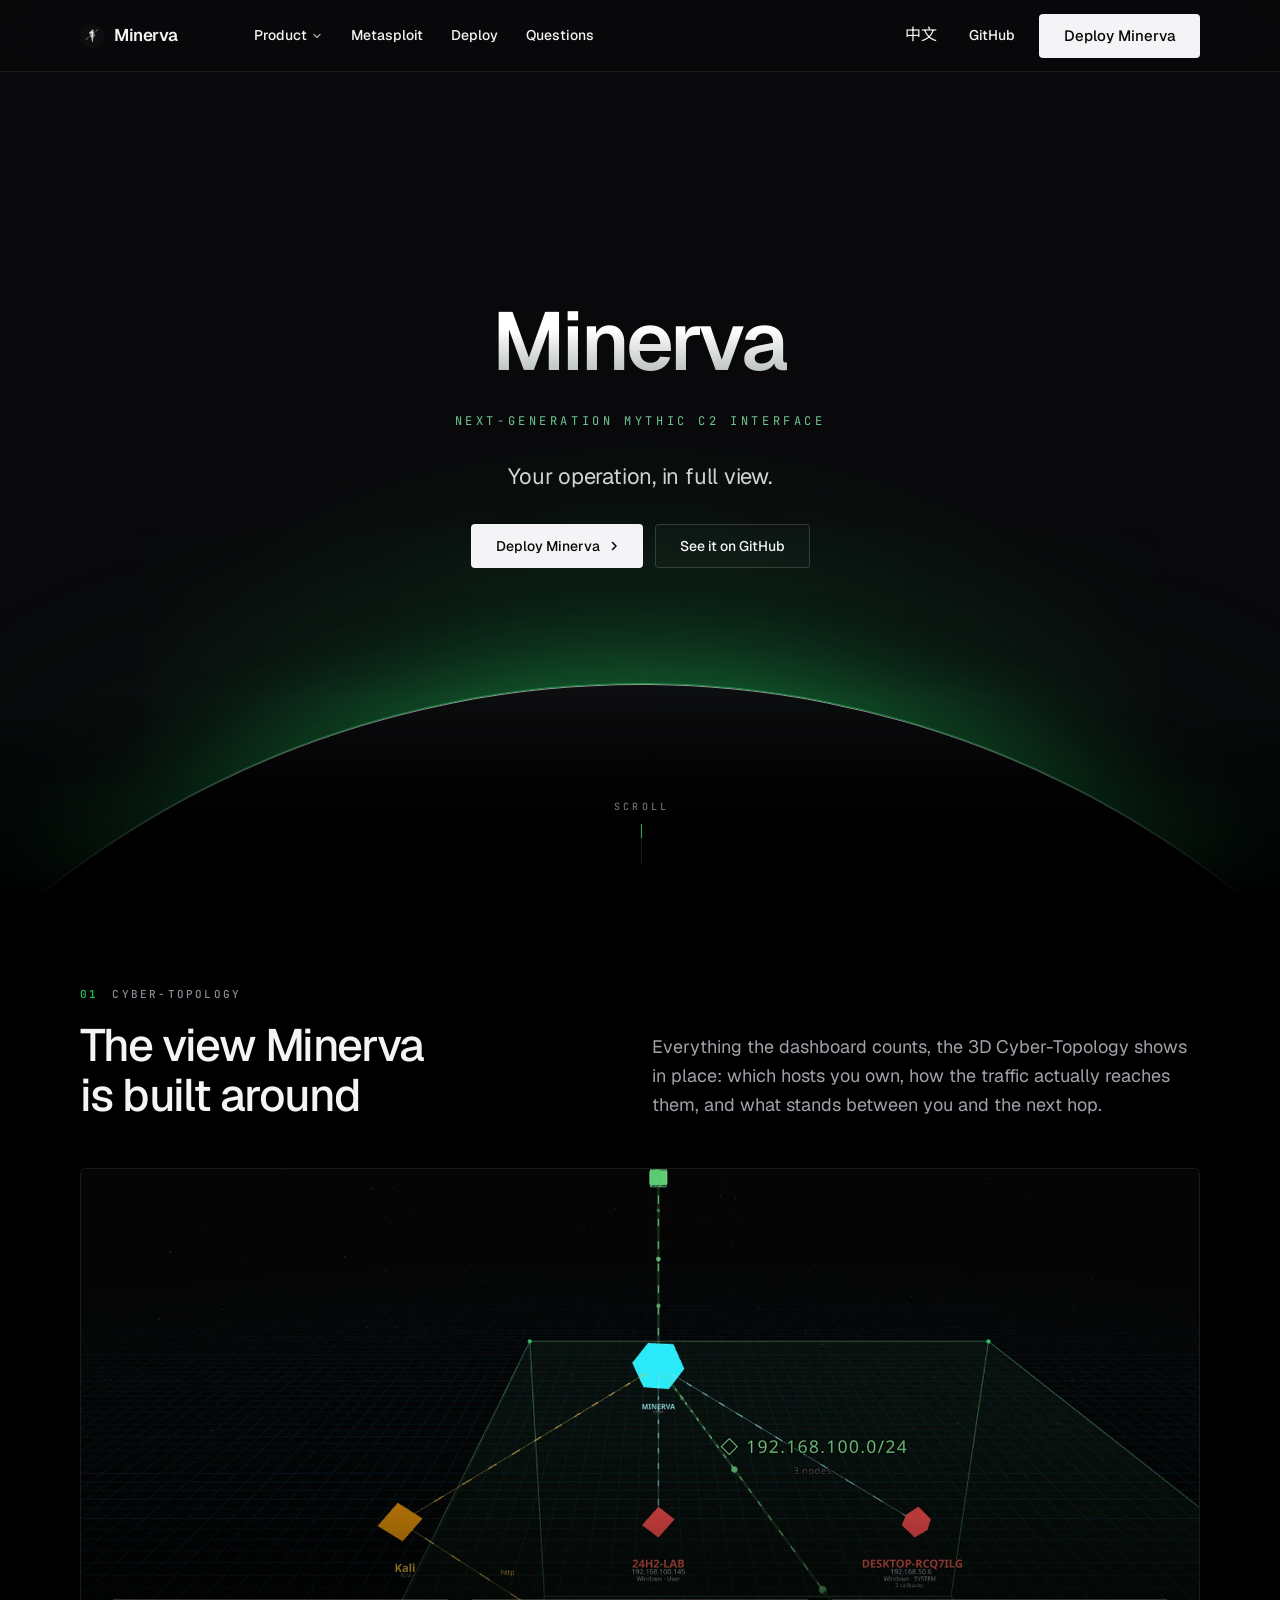
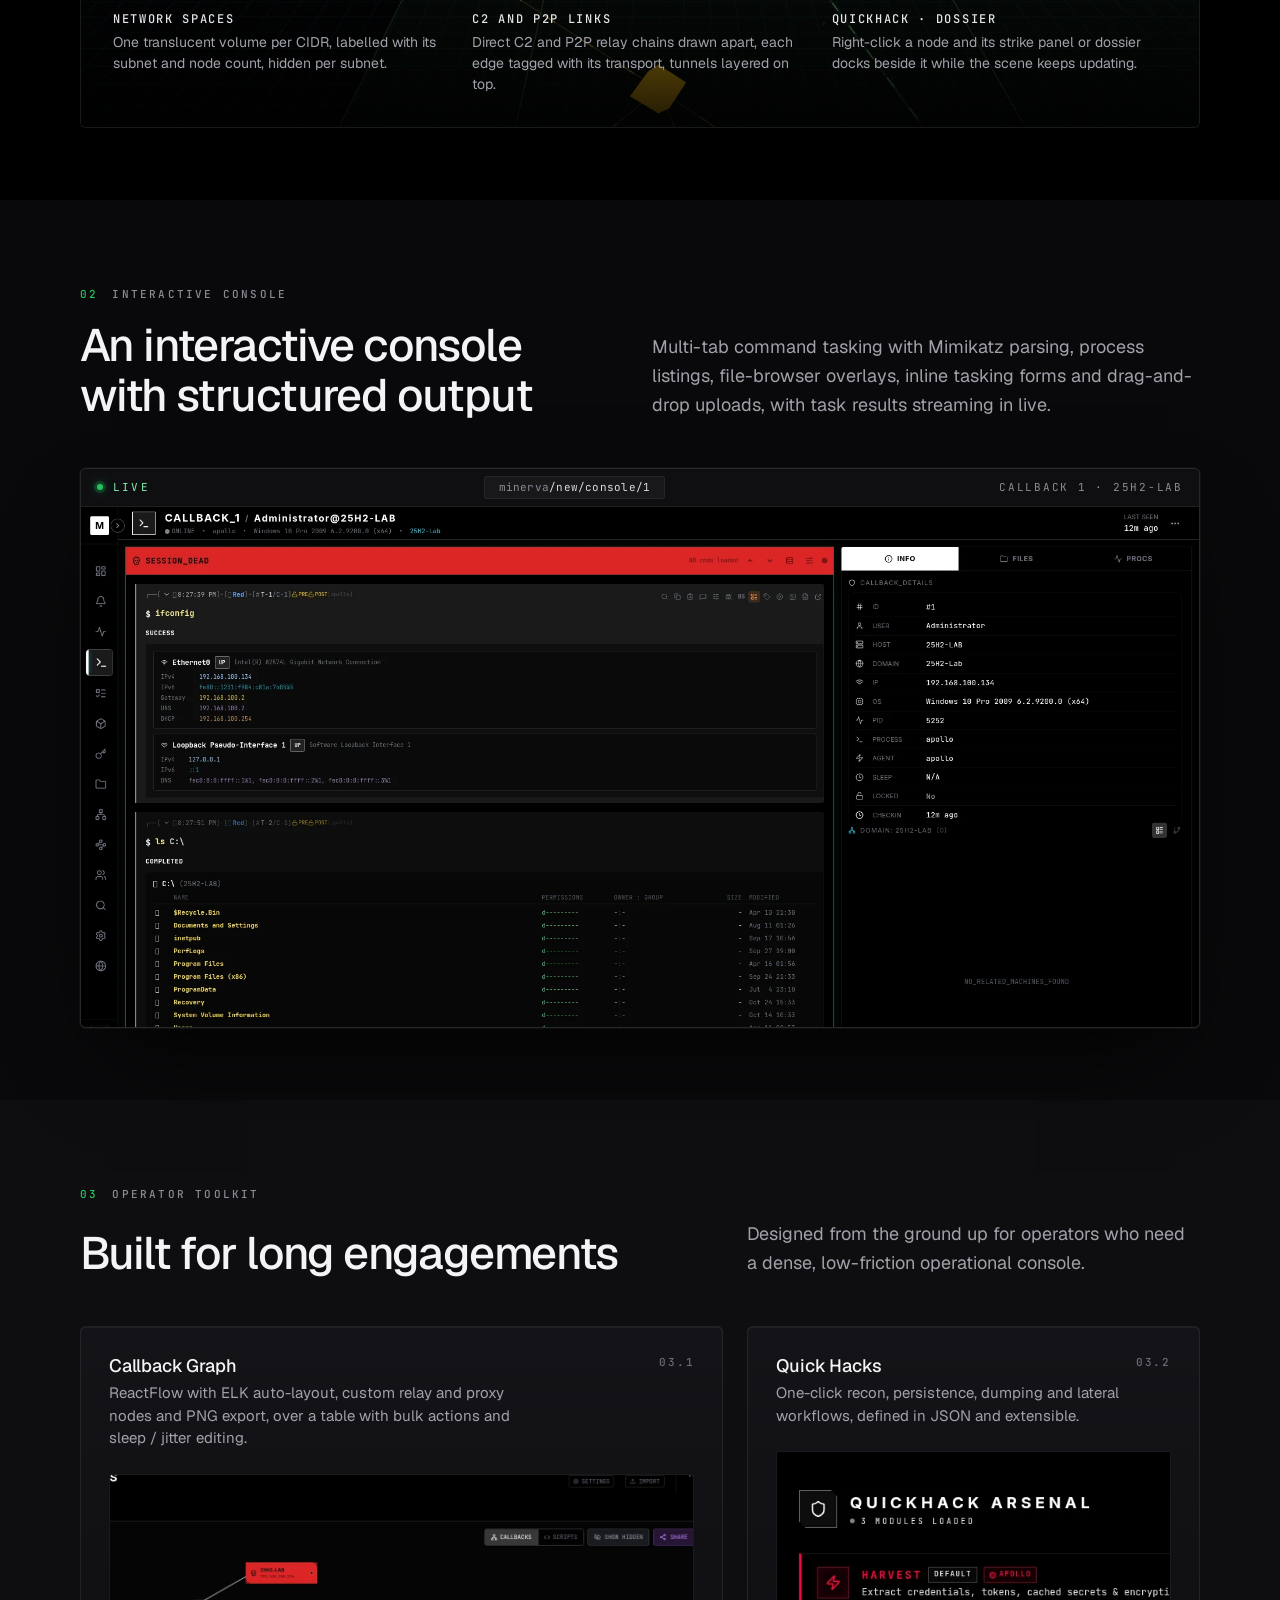
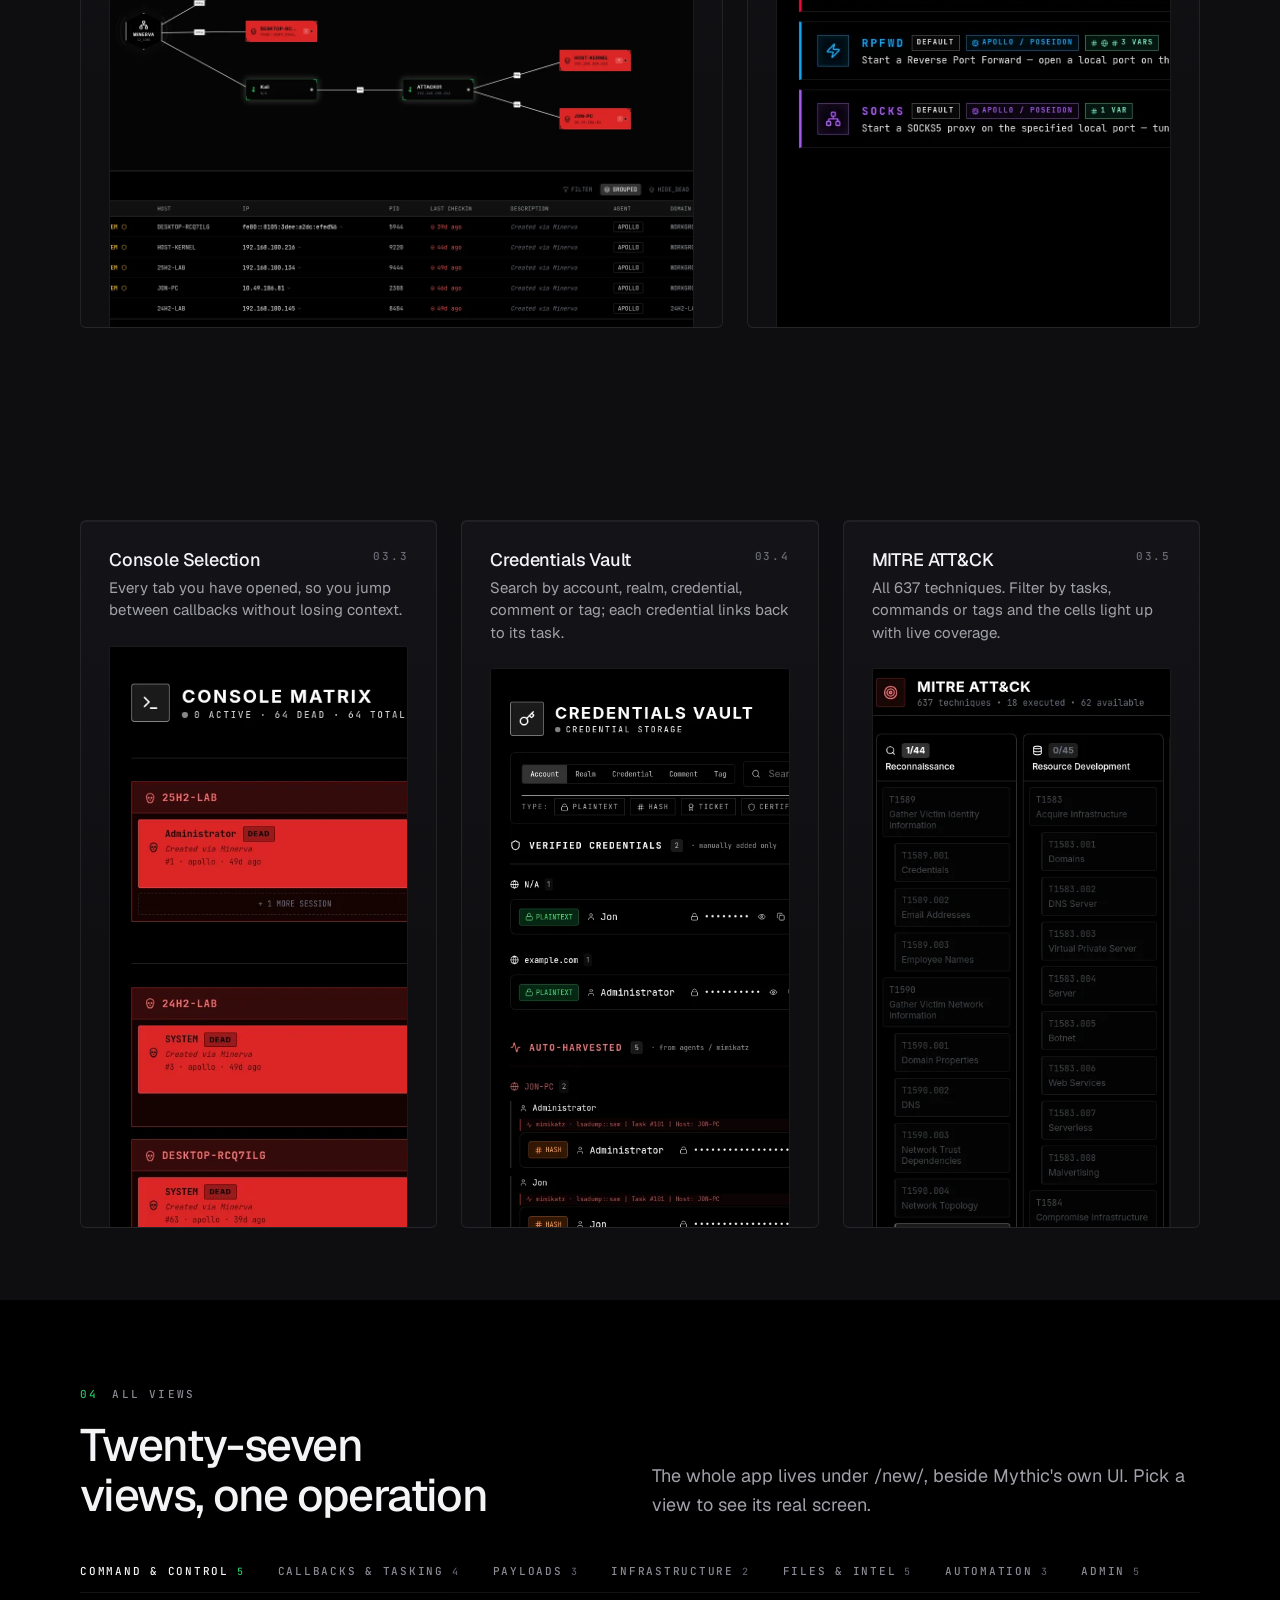
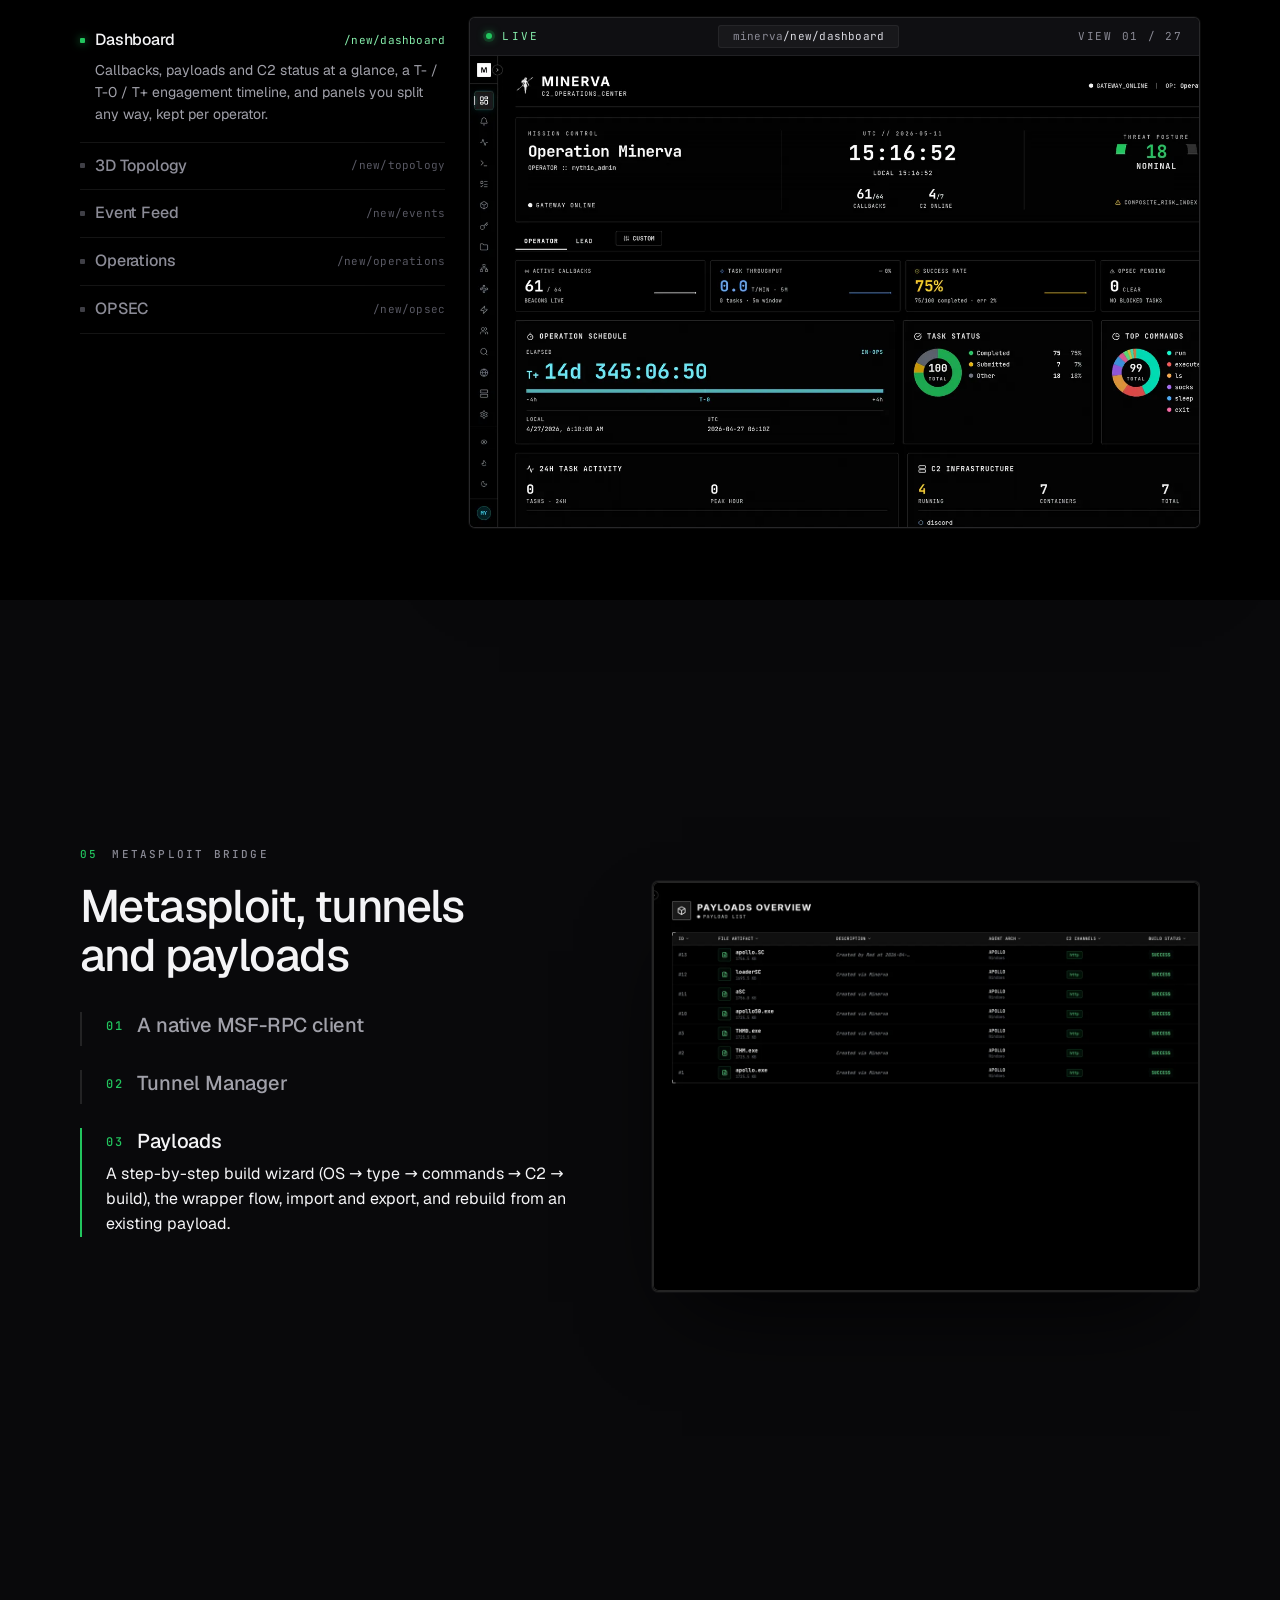
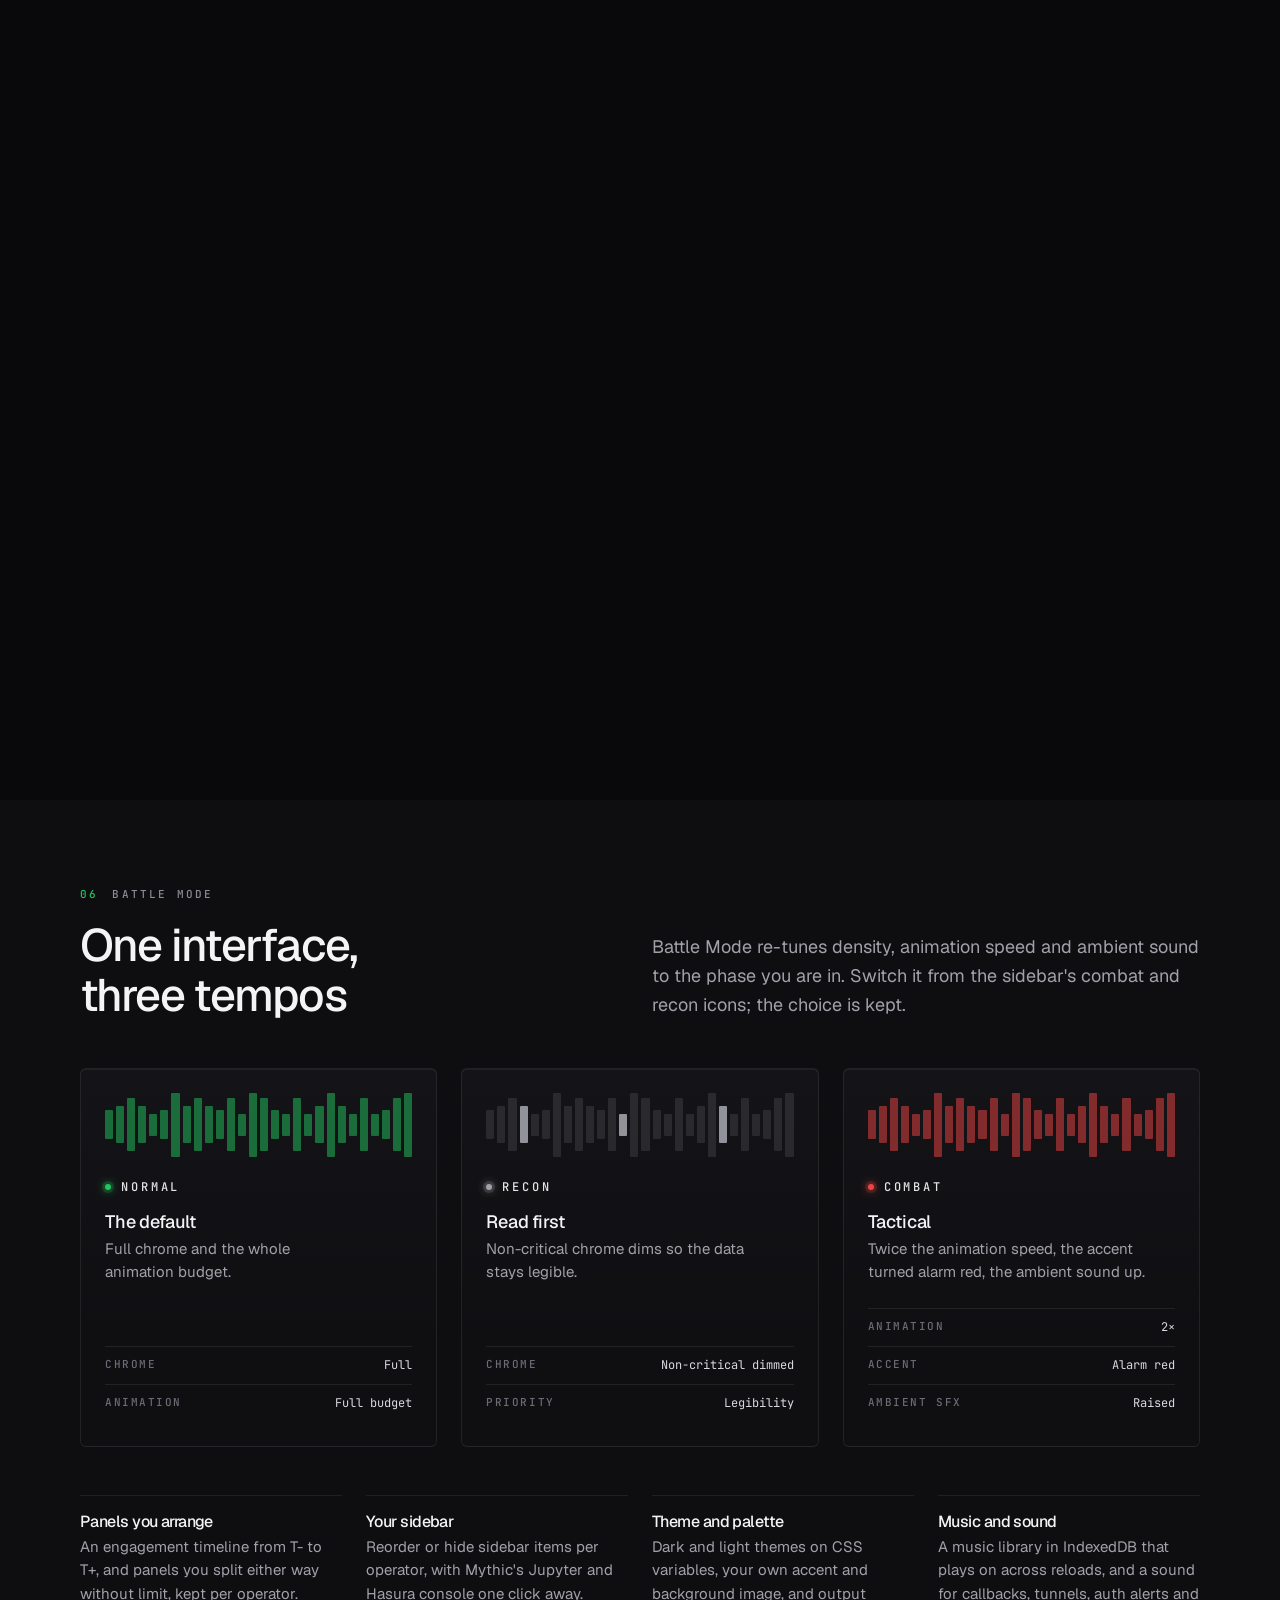
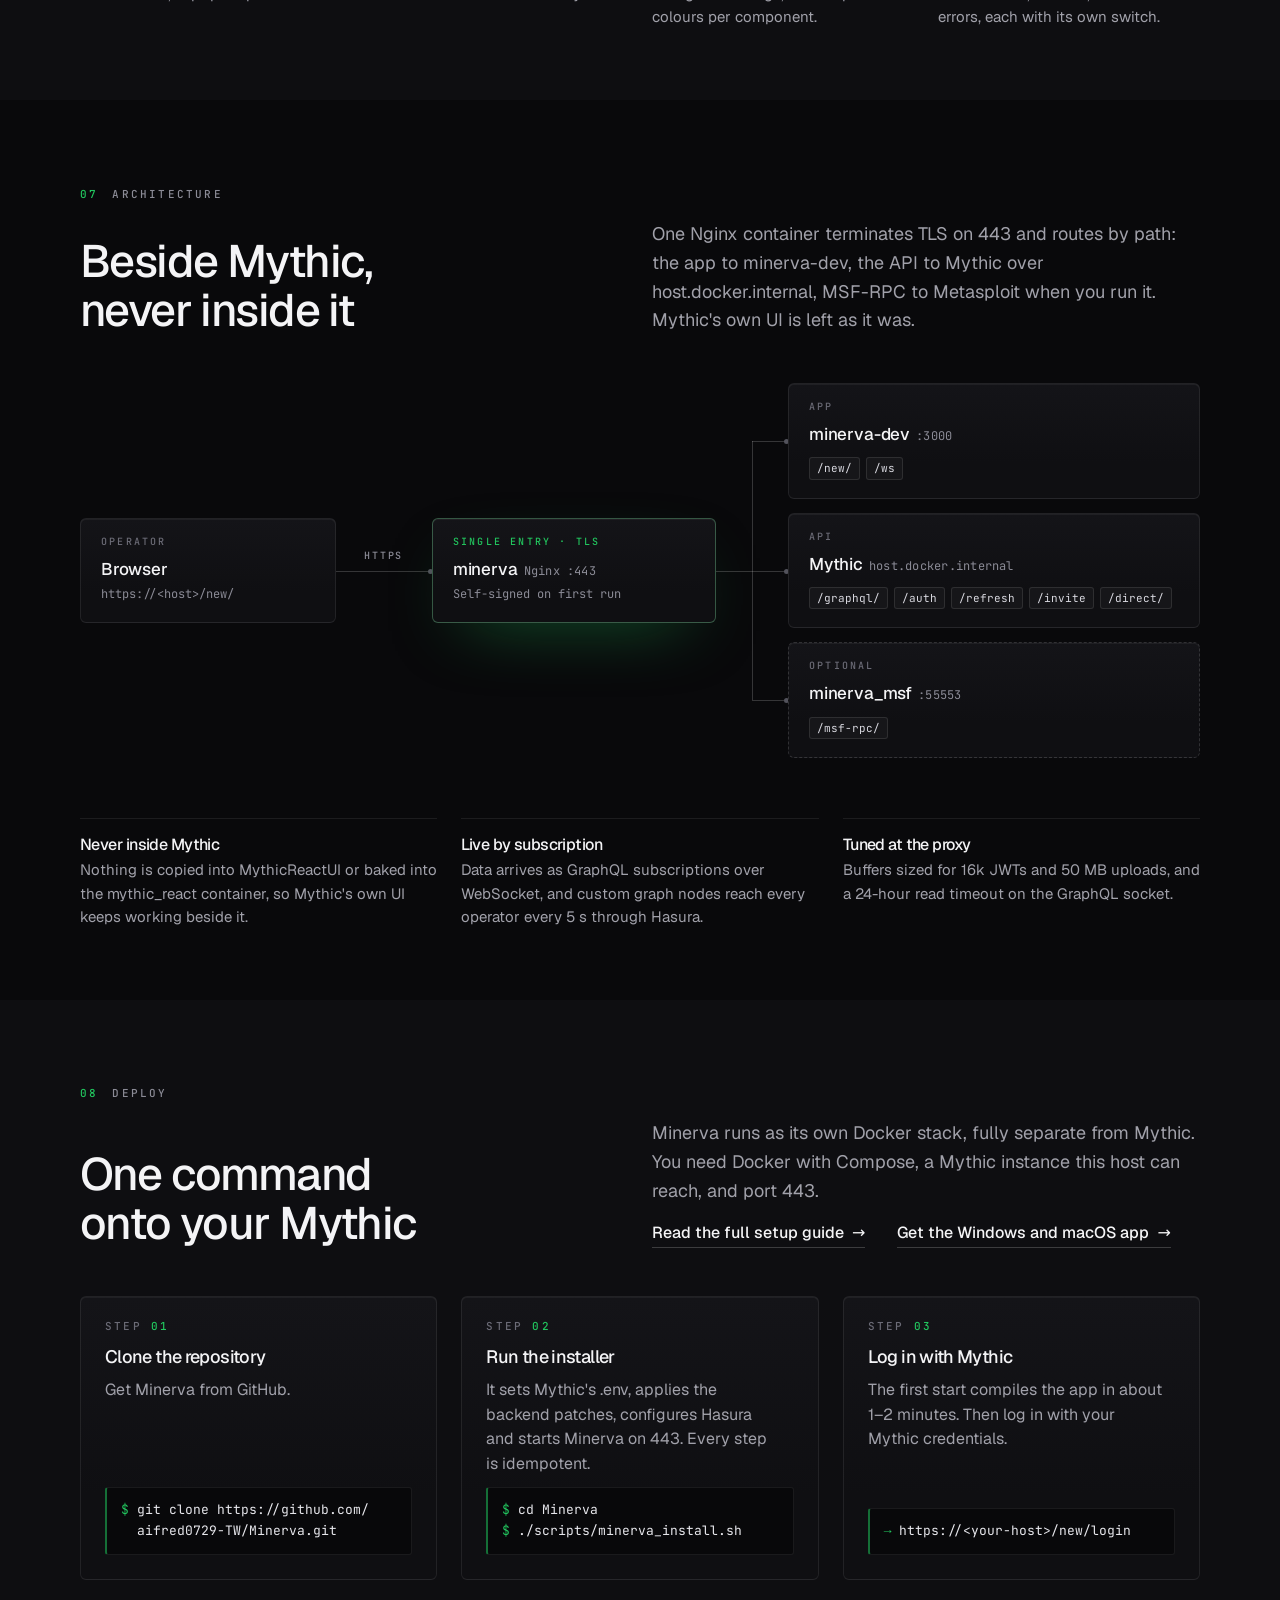
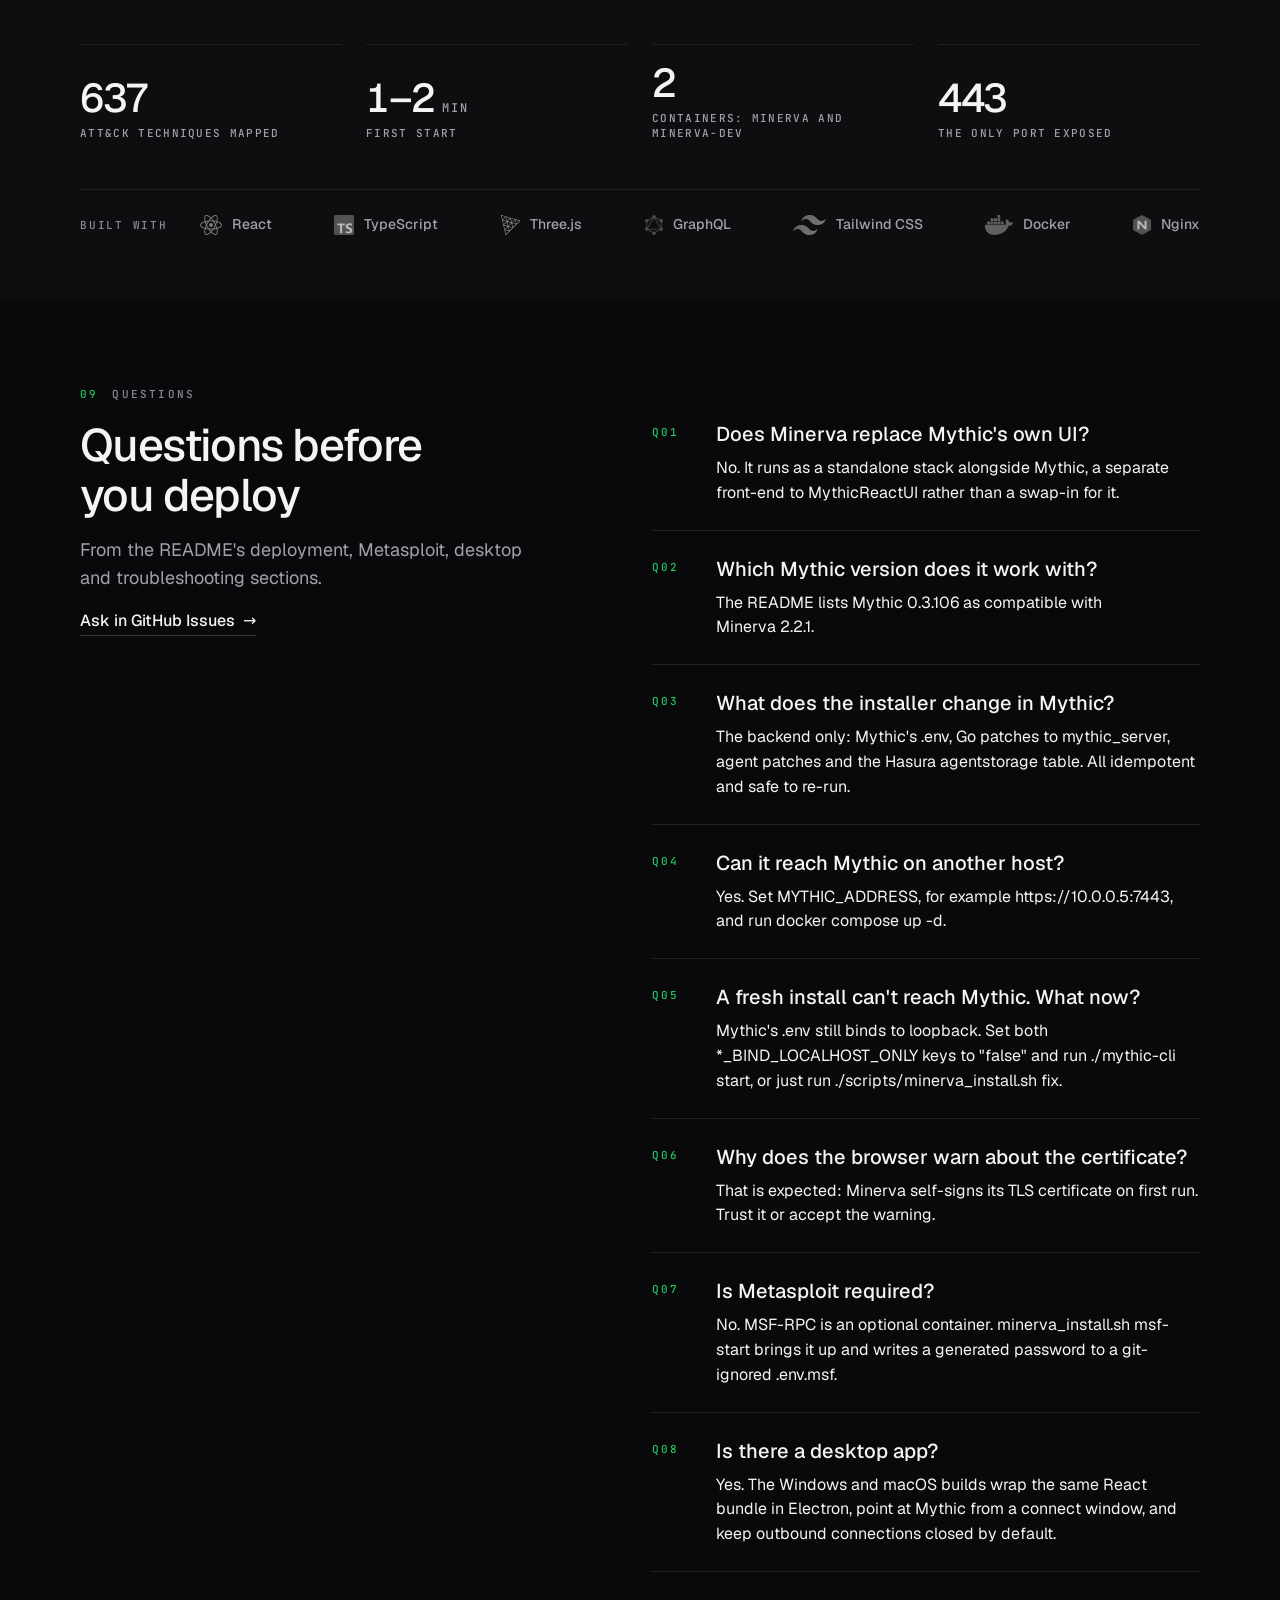
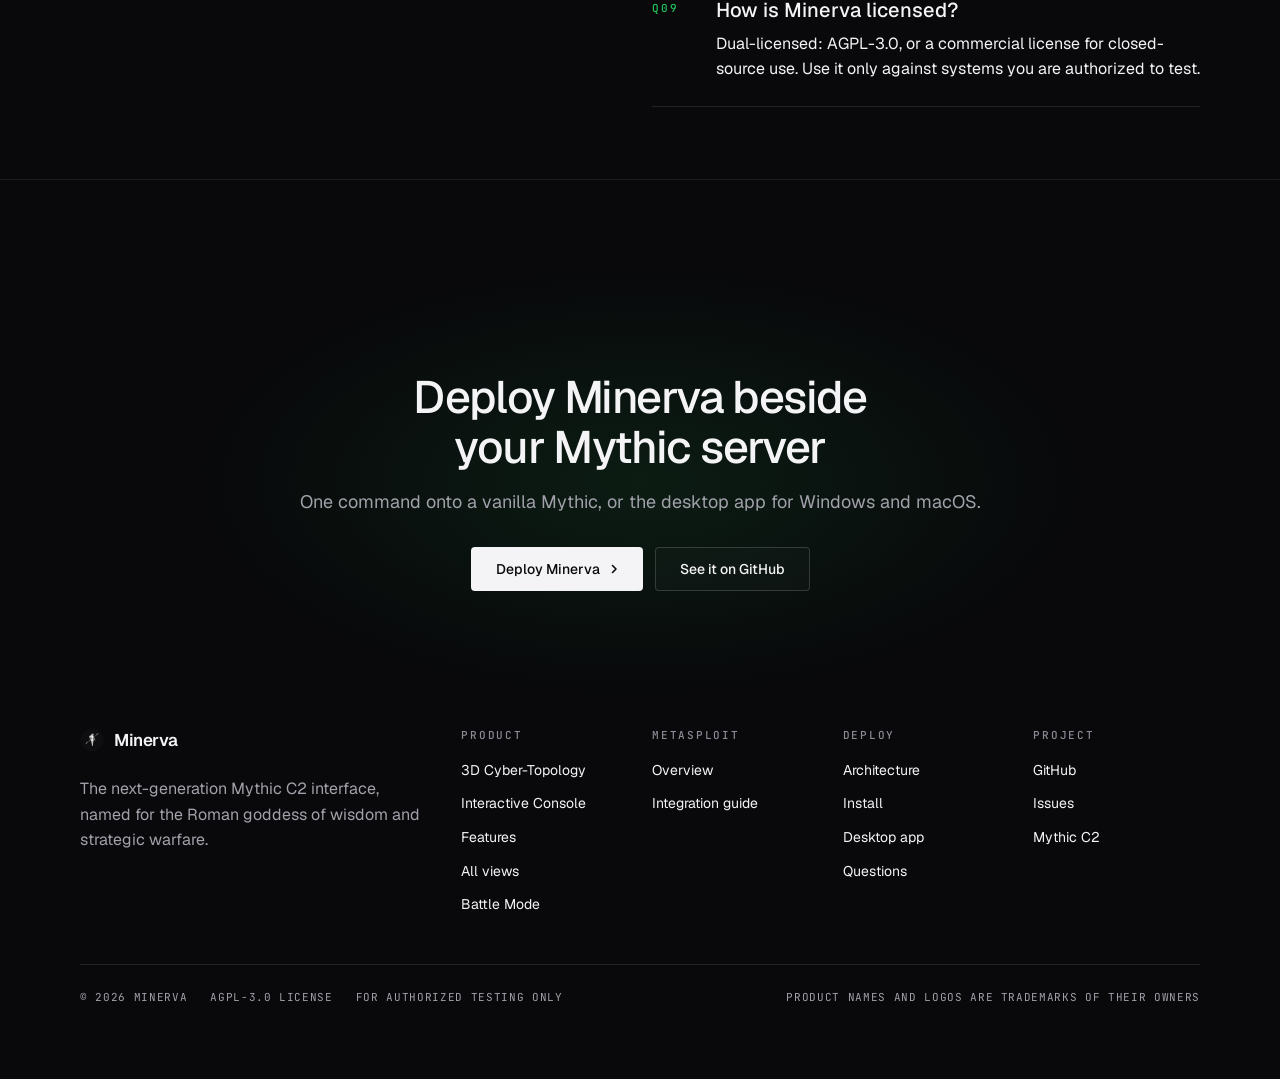
<file: index.html>
<!doctype html>
<!-- Minerva product site, rebuilt with tasteskill 2.5 (design-taste-frontend).
     Kind: software (an operator interface for the Mythic C2 framework; site-kind software, page type software).
     A clean product page in Minerva's own dark theme (index.css): near-black grounds, white ink, the green accent
     kept to small marks, real screens of the product. English first; 中文 swaps every [data-zh] in place (script at the end). -->
<html lang="en" data-type="software" data-radius="sharp" data-buttons="solid" data-motion>
<head>
<meta charset="utf-8">
<meta name="viewport" content="width=device-width, initial-scale=1, viewport-fit=cover">
<title>Minerva: the next-generation Mythic C2 interface</title>
<meta name="description" content="Minerva is the next-generation interface for Mythic C2: a real-time Command &amp; Control UI with a 3D cyber-topology, a structured console, Quick Hacks, Metasploit and ATT&amp;CK, in the browser or as a Windows and macOS app.">
<meta property="og:type" content="website">
<meta property="og:title" content="Minerva: the next-generation Mythic C2 interface">
<meta property="og:description" content="Your operation, in full view. Minerva is the next-generation interface for Mythic C2, built for red-team operators.">
<meta property="og:url" content="https://minerva.redmeow.tw/">
<meta property="og:image" content="https://minerva.redmeow.tw/share.jpg">
<meta name="twitter:card" content="summary_large_image">
<link rel="icon" href="media/mark.png" type="image/png">
<meta name="theme-color" content="#09090b">
<link rel="canonical" href="https://minerva.redmeow.tw/">
<meta name="site-kind" content="software">
<meta name="page-type" content="software">
<!-- fonts are self-hosted: nothing on this page loads from another origin (rebuild: tools/getfonts.py) -->
<link rel="stylesheet" href="fonts/fonts.css">
<link rel="stylesheet" href="assets/system.css">
<link rel="stylesheet" href="assets/ui/cards.css">
<link rel="stylesheet" href="assets/motion/motion.css">
<link rel="stylesheet" href="assets/backgrounds/backgrounds.css">
<link rel="stylesheet" href="assets/layout/layout.css">
<link rel="stylesheet" href="assets/icons/icon.css">
<!-- the client's own colours (start.mjs brand): Minerva's dark theme in index.css: void, signal, ghost and the green
     accent 34 197 94, kept to small marks; three steps of near-black part the sections, the topology band is the void -->
<style>
:root {
  --p-bg: #09090b; --p-surface: #0e0e11; --p-ink: #f4f4f6; --p-muted: #a1a1aa;
  --p-accent: #22c55e; --p-accent-ink: #04120a; --p-action: #f4f4f6; --p-action-ink: #09090b;
  --p-inv-bg: #000000; --p-inv-surface: #0c0c0e; --p-inv-ink: #f4f4f6; --p-inv-muted: #a1a1aa;
  --p-inv-accent: #22c55e; --p-inv-accent-ink: #000000; --p-inv-action: #f4f4f6; --p-inv-action-ink: #000000;
  --ground-bg: #0e0e11; --ground-surface: #141418; --ground-ink: #f4f4f6; --ground-muted: #a1a1aa; --ground-accent: #22c55e;
  /* Chinese is always a sans (黑體): the self-hosted Noto Sans TC, then the system's own sans for any character the subset
     lacks, named before every generic family, so no stack ever falls back to 新細明體 or 細明體 (Windows' serif and mono) */
  --font-cjk: "Noto Sans TC", "PingFang TC", "Microsoft JhengHei", "Heiti TC", "Noto Sans CJK TC", "Source Han Sans TC";
  --font-display: "Geist", var(--font-cjk), system-ui, sans-serif;
  --font-text: "Geist", var(--font-cjk), system-ui, sans-serif;
  --font-mono: "JetBrains Mono", var(--font-cjk), ui-monospace, "SFMono-Regular", Menlo, Consolas, monospace;
  --display-weight: 500;
  --display-tracking: -0.035em;
  --display-tracking-xl: -0.045em;
  --edge: rgb(255 255 255 / .08);
  --edge-2: rgb(255 255 255 / .14);
  --card-bg: #131317;
  --shadow: 0 0 0 1px rgb(255 255 255 / .04), 0 40px 90px -30px rgb(0 0 0 / .9);
}
</style>
<script>document.documentElement.classList.add('m-enter');setTimeout(()=>document.documentElement.classList.add('m-enter-done'),700)</script>
<script src="assets/backgrounds/backgrounds.js"></script>
<script>document.documentElement.classList.add('mo-js');setTimeout(()=>document.documentElement.classList.add('mo-safe'),2500)</script>
<link rel="stylesheet" href="assets/moments/pinned-chapters/moment.css">
<link rel="modulepreload" href="assets/moments/moments.js">
<link rel="modulepreload" href="assets/moments/lib.js">
<link rel="modulepreload" href="assets/moments/pinned-chapters/moment.js">
<!-- page CSS: the client's mark, the language toggle, the product windows, the bento's screens and the code lines -->
<style>
  body { background: #09090b; }
  h1, h2 { font-weight: 500; }
  .eyebrow { margin: 0 0 var(--s-4); font: 500 13px/1 var(--font-mono); letter-spacing: .06em; color: var(--accent); }
  .ground-inverse .eyebrow { color: #22c55e; }
  .lead { color: var(--muted); font-size: 18px; line-height: 1.6; max-width: 52ch; }

  /* nav: a dark glass bar; the name set like the hero's wordmark, title case and tight */
  .nav { background: rgb(9 9 11 / .72); -webkit-backdrop-filter: saturate(140%) blur(16px); backdrop-filter: saturate(140%) blur(16px); border-bottom: 1px solid var(--edge); }
  /* a backdrop filter makes the bar the box its fixed children are placed in, so the open phone sheet would be cut to
     the bar's height; with the sheet open the bar goes solid */
  .nav.is-open { -webkit-backdrop-filter: none; backdrop-filter: none; background: var(--bg); }
  .nav__logo { gap: 10px; font: 600 17px/1 var(--font-display); letter-spacing: -0.025em; }
  .nav__logo img { width: 24px; height: 24px; border-radius: 50%; }
  .nav__link { font-size: 14px; font-weight: 500; }
  .menu-col a b { font-weight: 500; }
  .lang-toggle { appearance: none; background: none; border: 0; padding: 0; cursor: pointer; font: inherit; color: inherit; min-height: 44px; }
  .btn { font-size: 14px; }
  .btn--primary:hover { box-shadow: 0 0 0 1px rgb(134 239 172 / .5), 0 10px 34px -10px rgb(34 197 94 / .7); }
  .btn--secondary { background: rgb(255 255 255 / .02); border-color: rgb(255 255 255 / .16); }

  /* a quiet mono index over each section's headline: its number in green, its name in grey */
  /* the index sits in the band between the header and the headline, so the headline keeps its place */
  .idx { display: flex; align-items: center; gap: 14px; height: 12px; margin: calc(var(--nav) + 16px - var(--padt)) 0 calc(var(--padt) - var(--nav) - 28px);
    font: 500 11px/1 var(--font-mono); letter-spacing: .2em; text-transform: uppercase; color: #8b8b96; white-space: nowrap; }
  html[lang="zh-Hant"] .idx { font-size: 12px; letter-spacing: .14em; }
  .idx b { font-weight: 500; color: var(--accent); }
  .live-dot { display: inline-block; flex: none; width: 6px; height: 6px; border-radius: 50%; background: #22c55e; box-shadow: 0 0 0 3px rgb(34 197 94 / .18), 0 0 10px rgb(34 197 94 / .8); }
  @media (prefers-reduced-motion: no-preference) { html:not([data-motion="off"]) .live-dot { animation: live 2.4s ease-in-out infinite; } }
  @keyframes live { 50% { box-shadow: 0 0 0 5px rgb(34 197 94 / 0), 0 0 4px rgb(34 197 94 / .4); } }

  /* the product window: Minerva's real screen under a technical title bar (a live mark, the route, the callback) */
  .window { overflow: hidden; border-radius: 6px; background: #0a0a0c; border: 1px solid rgb(255 255 255 / .12); box-shadow: var(--shadow); }
  .window__bar { display: flex; align-items: center; justify-content: space-between; gap: 12px; height: 38px; padding: 0 16px; background: #0f0f12; border-bottom: 1px solid rgb(255 255 255 / .07);
    font: 400 11px/1 var(--font-mono); letter-spacing: .08em; color: #8b8b96; white-space: nowrap; overflow: hidden; }
  .window__bar b { font-weight: 500; color: #d9d9e0; }
  .window__live { display: inline-flex; align-items: center; gap: 10px; color: #86efac; letter-spacing: .2em; }
  .window__url { padding: 5px 14px; border-radius: 3px; background: rgb(255 255 255 / .04); border: 1px solid rgb(255 255 255 / .06); color: #8b8b96; letter-spacing: .02em; }
  .window__url b { font-weight: 400; color: #d9d9e0; }
  .window__meta { text-transform: uppercase; letter-spacing: .16em; }
  .window > img { display: block; width: 100%; height: auto; }

  /* hero: the name and nothing else. A title-case wordmark set tight in Geist, which comes into focus and catches one sweep of green light, a
     mono tagline, one line and two buttons, centred over a dark horizon lit green from behind, which rises once as
     the page opens. The product itself starts on the next screen.
     The hero runs its own entrance, once (data-enter="off"): the kit's word masks rebuild the h1 and put it back when
     they are done, and that second insert would start the wordmark's animations over */
  .hero--clean { overflow: clip; }
  .hero--clean::before { content: ""; position: absolute; z-index: -2; inset: 0; pointer-events: none;
    background: radial-gradient(55% 40% at 50% 76%, rgb(34 197 94 / .1), transparent 72%); }
  /* the hero's foot fades into the next section, so the light at the sides never ends on a hard line */
  .hero--clean::after { content: ""; position: absolute; z-index: -1; left: 0; right: 0; bottom: 0; height: 22%; pointer-events: none;
    background: linear-gradient(rgb(0 0 0 / 0), #000); }
  .hero--clean .hero__in { justify-content: center; }
  .hero--clean .hero__c { display: grid; justify-items: center; text-align: center; margin-top: -10svh; }
  .hero--clean h1 { margin: 0; font-family: var(--font-display); font-weight: 580; font-size: min(6.4vw, 88px, 10.5svh); line-height: 1.05; letter-spacing: -0.038em; }
  /* the negative tracking is given back after the last letter, so the word sits on the centre line and the fill reaches its edge */
  .wordmark { display: inline-block; padding: 0 .04em .04em 0; color: transparent;
    background: linear-gradient(100deg, transparent 42%, rgb(220 252 231) 50%, transparent 58%) 0 0 / 250% 100% no-repeat,
                linear-gradient(#fff 35%, #a3aca8);
    -webkit-background-clip: text; background-clip: text; }
  .hero__tag { margin: var(--s-5) 0 0; font-family: var(--font-mono); font-size: 12px; letter-spacing: .3em;
    text-transform: uppercase; color: rgb(134 239 172 / .82); }
  html[lang="zh-Hant"] .hero__tag { font-size: 13px; letter-spacing: .22em; }
  .hero--clean .hero__lead { margin: var(--s-6) 0 0; font-size: 22px; line-height: 1.35; letter-spacing: -0.01em; color: rgb(244 244 245 / .86); }
  .hero--clean .btn-row { justify-content: center; margin: var(--s-6) 0 0; }
  .nw { white-space: nowrap; }
  .hero__horizon { position: absolute; z-index: -1; left: 50%; top: 76%; width: max(1100px, 150vw); aspect-ratio: 1; border-radius: 50%;
    transform: translateX(-50%); pointer-events: none; background: linear-gradient(#0d0e10, #000 9%);
    box-shadow: inset 0 1px 0 rgb(220 252 231 / .6), 0 -1px 0 rgb(34 197 94 / .55), 0 -24px 90px -18px rgb(34 197 94 / .42), 0 -110px 240px -60px rgb(34 197 94 / .16); }
  /* the way down: a mono word over a hairline a green tick runs down */
  .hero__scroll { position: absolute; z-index: 1; left: 50%; bottom: 28px; display: grid; justify-items: center; gap: 12px; padding: 8px; transform: translateX(-50%);
    font: 500 10px/1 var(--font-mono); letter-spacing: .32em; padding-left: calc(8px + .32em); text-transform: uppercase; color: rgb(244 244 246 / .45); }
  .hero__scroll:hover { color: rgb(244 244 246 / .8); }
  .hero__scroll i { position: relative; width: 1px; height: 40px; overflow: hidden; background: rgb(255 255 255 / .12); }
  .hero__scroll i::after { content: ""; position: absolute; left: 0; top: 0; width: 1px; height: 14px; background: #4ade80; box-shadow: 0 0 8px #22c55e; }
  @media (prefers-reduced-motion: no-preference) {
    html:not([data-motion="off"]) .hero__scroll i::after { animation: scroll-tick 2.2s cubic-bezier(.6, 0, .3, 1) infinite; }
    html:not([data-motion="off"]) .hero__horizon { animation: horizon-rise 1.8s cubic-bezier(.16, .8, .24, 1) both; }
    html:not([data-motion="off"]) .wordmark { animation: wordmark-in 1.3s cubic-bezier(.16, .8, .24, 1) backwards, wordmark-sweep 1.8s 1s ease-in-out backwards; }
    /* then the tagline, the line, each button and the way down, 100ms apart; translate, so their own transforms stay */
    html:not([data-motion="off"]) :is(.hero__tag, .hero--clean .hero__lead, .hero--clean .btn-row > *, .hero__scroll) { animation: hero-up .8s cubic-bezier(.22, 1, .36, 1) .4s backwards; }
    html:not([data-motion="off"]) .hero--clean .hero__lead { animation-delay: .5s; }
    html:not([data-motion="off"]) .hero--clean .btn-row > :first-child { animation-delay: .6s; }
    html:not([data-motion="off"]) .hero--clean .btn-row > :nth-child(2) { animation-delay: .7s; }
    html:not([data-motion="off"]) .hero--clean .hero__scroll { animation-delay: 1.1s; }
  }
  @keyframes wordmark-in { from { opacity: 0; filter: blur(14px); translate: 0 14px; } }
  @keyframes hero-up { from { opacity: 0; translate: 0 12px; } }
  @keyframes wordmark-sweep { from { background-position: 100% 0, 0 0; } to { background-position: 0 0, 0 0; } }
  @keyframes scroll-tick { from { transform: translateY(-14px); } to { transform: translateY(40px); } }
  @keyframes horizon-rise { from { opacity: 0; transform: translate(-50%, 80px); } }
  /* the stack Minerva is built on, docked at the foot of the deploy section: the marks in grey until a pointer finds them */
  .stack-row { display: flex; align-items: center; justify-content: space-between; gap: var(--s-6); padding-top: var(--s-5); border-top: 1px solid var(--edge); }
  .stack-row__k { flex: none; font: 500 11px/1 var(--font-mono); letter-spacing: .16em; text-transform: uppercase; color: #8b8b96; }
  .stack-row ul { display: flex; flex: 1; justify-content: space-between; align-items: center; gap: var(--s-5); margin: 0; padding: 0; list-style: none; }
  .stack-row li { display: flex; align-items: center; gap: 10px; font-size: 14px; font-weight: 500; color: var(--muted); white-space: nowrap; }
  .stack-row img { height: 20px; width: auto; filter: grayscale(1); opacity: .7; transition: filter .3s, opacity .3s; }
  .stack-row li:hover img { filter: none; opacity: 1; }

  /* the section head every section shares: the h2 on the left, its line from the split line */
  .head { align-items: end; }
  .head .lead { margin: 0; }
  #console .window { display: flex; flex-direction: column; margin-top: var(--s-7); }
  #console .window > .shot { position: relative; flex: 1 1 0; min-height: 0; overflow: hidden; }
  #console .window > .shot > img { position: absolute; inset: 0; width: 100%; height: 100%; max-width: none; object-fit: cover; object-position: left top; }
  .feature-points { margin-top: var(--s-6); }
  .feature-points > div { padding-top: var(--s-4); border-top: 1px solid var(--edge); }
  .feature-points h3 { font-size: 16px; font-weight: 500; margin: 0 0 4px; }
  .feature-points p { margin: 0; color: var(--muted); font-size: 15px; }

  /* the bento: white cards on the surface band, each with a crop of the real screen cut by its foot */
  .bento { align-items: stretch; }
  .bcard { position: relative; display: flex; flex-direction: column; min-height: 0; overflow: hidden; padding: 28px 28px 0; border: 1px solid var(--edge); border-radius: 6px;
    background: linear-gradient(180deg, #141418, #0f0f12 60%); box-shadow: inset 0 1px 0 rgb(255 255 255 / .05); transition: border-color .3s; }
  #features { counter-reset: card; }
  .bcard { counter-increment: card; }
  .bcard::before { content: "03." counter(card); position: absolute; top: 30px; right: 28px; font: 500 11px/1 var(--font-mono); letter-spacing: .16em; color: #6b6b76; }
  .bcard::after { content: ""; position: absolute; left: 0; right: 0; top: 0; height: 1px; pointer-events: none; opacity: 0; transition: opacity .3s;
    background: linear-gradient(90deg, transparent, rgb(134 239 172 / .8), transparent); }
  @media (hover: hover) { .bcard:hover { border-color: rgb(134 239 172 / .22); } .bcard:hover::after { opacity: 1; } }
  .bcard h3 { margin: 0; font-size: 18px; font-weight: 500; letter-spacing: -0.01em; }
  .bcard p { margin: 6px 0 0; color: var(--muted); font-size: 15px; line-height: 1.5; max-width: 44ch; }
  .bcard__shot { position: relative; flex: 1 1 0; min-height: 180px; margin-top: 24px; overflow: hidden; border-radius: 3px 3px 0 0; border: 1px solid rgb(255 255 255 / .1); border-bottom: 0; background: #000; }
  .bcard__shot > img { position: absolute; left: 0; top: 0; width: 100%; height: 100%; max-width: none; object-fit: cover; object-position: left top; transition: transform .5s var(--ease, ease); }
  @media (hover: hover) { .bcard:hover .bcard__shot > img { transform: scale(1.02); transform-origin: left top; } }
  @media (min-width: 1024px) { #features .group > .bento, #features .bento--2 { flex: 1 1 0; min-height: 0; height: 100%; } }
  @media (max-width: 1023px) { .bcard__shot { flex: none; height: 240px; }
    /* stacked, the cards run one after another: no half-screen hole between the two groups */
    #features > .wrap { display: flex; flex-direction: column; row-gap: var(--card-gap, 24px); } #features > .wrap > * { margin-block: 0; } }

  /* the dark band: the real 3D topology */
  #topology .frame-dark { position: relative; overflow: hidden; margin-top: var(--s-7); border-radius: 6px; border: 1px solid rgb(255 255 255 / .1); background: #000; }
  #topology .frame-dark > img { position: absolute; inset: 0; width: 100%; height: 100%; max-width: none; object-fit: cover; object-position: 55% 50%; }
  #topology .frame-dark::after { content: ""; position: absolute; inset: auto 0 0 0; height: 30%; background: linear-gradient(transparent, rgb(0 0 0 / .55)); pointer-events: none; }
  #topology .lead { color: #a1a1aa; }
  #topology .frame-dark { min-height: 260px; }
  /* three notes from the README's tour, docked on the scene's foot over a darker fade */
  #topology .frame-dark::after { height: 55%; background: linear-gradient(transparent, rgb(0 0 0 / .88)); }
  #topology .legend { position: absolute; z-index: 1; left: 0; right: 0; bottom: 0; display: grid; grid-template-columns: repeat(3, minmax(0, 1fr));
    gap: var(--gutter); margin: 0; padding: 0 var(--s-6) var(--s-6); }
  #topology .legend > div { padding-top: var(--s-3); border-top: 1px solid rgb(255 255 255 / .18); }
  #topology .legend dt { font: 500 12px/1.3 var(--font-mono); letter-spacing: .14em; text-transform: uppercase; color: #e4e4e7; }
  #topology .legend dd { margin-top: 8px; }
  #topology .legend dd { margin: 4px 0 0; max-width: 40ch; font-size: 14px; line-height: 1.5; color: #a1a1aa; }
  /* below a laptop the scene keeps its own height and the notes follow it on the frame's black */
  @media (max-width: 1023px) {
    #topology { height: auto; min-height: 100svh; }
    #topology .frame-dark { min-height: 0; }
    #topology .frame-dark.fill { flex: none; }
    #topology .frame-dark > img { position: static; display: block; height: 420px; }
    #topology .frame-dark::after { content: none; }
    #topology .legend { position: static; padding: var(--s-5); }
  }
  @media (max-width: 639px) {
    #topology .frame-dark > img { height: 260px; }
    #topology .legend { grid-template-columns: 1fr; row-gap: var(--s-4); }
  }

  /* metasploit bridge */
  #metasploit .mo-pc__visual, #metasploit .mo-pc__visuals { border-radius: 6px; overflow: hidden; border: 1px solid var(--edge-2); background: #000; box-shadow: var(--shadow); }
  #metasploit .mo-pc__visual > img { object-position: left top; }
  #metasploit .mo-pc__steps { counter-reset: step; }
  #metasploit .mo-pc__step h3::before { counter-increment: step; content: counter(step, decimal-leading-zero); margin-right: 14px;
    font: 500 12px/1 var(--font-mono); letter-spacing: .14em; color: var(--accent); vertical-align: 2px; }

  /* all views: the README's 27 screens in seven groups. A tab per group, the group's views down the left (the chosen one
     opens to its line), the chosen screen in the product window at the right */
  #views .vw { display: flex; flex-direction: column; margin-top: var(--s-6); }
  .vw__tabs { display: flex; gap: 2px; overflow-x: auto; border-bottom: 1px solid var(--edge); scrollbar-width: none; }
  .vw__tabs::-webkit-scrollbar { display: none; }
  /* when the tabs run past the column, the cut edges fade (the script marks which ends have more) */
  .vw__tabs.is-more-r { -webkit-mask-image: linear-gradient(90deg, #000 calc(100% - 48px), transparent); mask-image: linear-gradient(90deg, #000 calc(100% - 48px), transparent); }
  .vw__tabs.is-more-l { -webkit-mask-image: linear-gradient(90deg, transparent, #000 40px); mask-image: linear-gradient(90deg, transparent, #000 40px); }
  .vw__tabs.is-more-l.is-more-r { -webkit-mask-image: linear-gradient(90deg, transparent, #000 40px, #000 calc(100% - 48px), transparent); mask-image: linear-gradient(90deg, transparent, #000 40px, #000 calc(100% - 48px), transparent); }
  .vw__tabs button { appearance: none; display: inline-flex; align-items: baseline; gap: 8px; flex: none; margin: 0 0 -1px; padding: 14px 16px 15px;
    background: none; border: 0; border-bottom: 1px solid transparent; cursor: pointer; white-space: nowrap;
    font: 500 11px/1 var(--font-mono); letter-spacing: .16em; text-transform: uppercase; color: #8b8b96; transition: color .2s, border-color .2s; }
  html[lang="zh-Hant"] .vw__tabs button { font-size: 13px; letter-spacing: .06em; }
  .vw__tabs button:first-child { padding-left: 0; }
  .vw__tabs button:hover { color: #d9d9e0; }
  .vw__tabs button i { font-style: normal; font-size: 10px; letter-spacing: .06em; color: #5b5b66; }
  .vw__tabs [aria-selected="true"] { color: var(--ink); border-bottom-color: var(--accent); }
  .vw__tabs [aria-selected="true"] i { color: var(--accent); }
  .vw__body { flex: 1 1 0; min-height: 0; display: grid; grid-template-columns: minmax(0, 4fr) minmax(0, 8fr); gap: var(--gutter); padding-top: var(--s-5); }
  .vw__list { margin: 0; padding: 0; list-style: none; }
  .vw__list[hidden] { display: none; }
  .vw__list li { border-bottom: 1px solid var(--edge); }
  .vw__item { appearance: none; display: flex; align-items: center; justify-content: space-between; gap: 12px; width: 100%; padding: 13px 0; background: none; border: 0;
    cursor: pointer; text-align: left; font: 500 16px/1.3 var(--font-text); letter-spacing: -0.01em; color: #8b8b96; transition: color .2s; }
  .vw__item:hover, .vw__item[aria-pressed="true"] { color: var(--ink); }
  .vw__name { display: inline-flex; align-items: center; gap: 10px; }
  .vw__name::before { content: ""; width: 5px; height: 5px; border-radius: 1px; background: #3f3f46; transition: background .2s, box-shadow .2s; }
  .vw__item[aria-pressed="true"] .vw__name::before { background: var(--accent); box-shadow: 0 0 8px rgb(34 197 94 / .8); }
  .vw__route { font: 400 11px/1 var(--font-mono); letter-spacing: .02em; color: #5b5b66; white-space: nowrap; }
  .vw__item[aria-pressed="true"] .vw__route { color: #86efac; }
  .vw__desc { margin: -3px 0 0; padding: 0 0 16px 15px; max-width: 46ch; font-size: 14px; line-height: 1.55; color: var(--muted); }
  .vw__item[aria-pressed="false"] + .vw__desc { display: none; }
  .vw .window { display: flex; flex-direction: column; min-height: 0; }
  .vw .window > .shot { position: relative; flex: 1 1 0; min-height: 0; overflow: hidden; background: #000; }
  .vw .window > .shot > img { position: absolute; inset: 0; width: 100%; height: 100%; max-width: none; object-fit: cover; object-position: left top; transition: opacity .25s; }
  .vw .window > .shot > img.is-swapping { opacity: .35; }

  /* battle mode: the README's three modes as three cards, the long-shift details in a row at the section's foot */
  #features, #deploy, #modes { background: #0e0e11; }
  .mode { position: relative; display: flex; flex-direction: column; padding: 24px; border: 1px solid var(--edge); border-radius: 6px;
    background: linear-gradient(180deg, #141418, #0f0f12 70%); box-shadow: inset 0 1px 0 rgb(255 255 255 / .05); --dot: #22c55e; }
  .mode[data-mode="recon"] { --dot: #a1a1aa; }
  .mode[data-mode="combat"] { --dot: #ef4444; }
  .mode::after { content: ""; position: absolute; left: 0; right: 0; top: 0; height: 1px; opacity: 0; transition: opacity .3s;
    background: linear-gradient(90deg, transparent, var(--dot), transparent); }
  @media (hover: hover) { .mode:hover::after { opacity: 1; } }
  .mode__k { display: flex; align-items: center; gap: 10px; margin: 0 0 18px; font: 500 12px/1 var(--font-mono); letter-spacing: .24em; color: #e4e4e7; }
  .mode__k i { width: 6px; height: 6px; border-radius: 50%; background: var(--dot); box-shadow: 0 0 0 3px color-mix(in oklab, var(--dot) 18%, transparent), 0 0 10px var(--dot); }
  .mode h3 { margin: 0; font-size: 18px; font-weight: 500; letter-spacing: -0.01em; }
  .mode > p:not(.mode__k) { margin: 6px 0 0; color: var(--muted); font-size: 15px; line-height: 1.5; }
  .mode__spec { margin: auto 0 0; padding: var(--s-5) 0 0; }
  /* each mode's tempo as a strip of bars: COMBAT runs them at twice the speed, RECON dims all but the critical few */
  /* the cards take the room the screen leaves; each strip is the same height, the specs sit on the cards' foot */
  #modes .modes { flex: 1 1 auto; min-height: 0; }
  .mode__viz { display: flex; align-items: center; gap: 3px; flex: none; height: 64px; margin: 0 0 var(--s-5); --spd: 1.4s; }
  .mode[data-mode="combat"] .mode__viz { --spd: .7s; }
  .mode__viz i { flex: 1; height: 34%; border-radius: 1px; background: var(--dot); opacity: .5; }
  .mode__viz i:nth-child(2n) { height: 58%; }
  .mode__viz i:nth-child(3n) { height: 82%; }
  .mode__viz i:nth-child(5n+1) { height: 46%; }
  .mode__viz i:nth-child(7n) { height: 100%; }
  .mode[data-mode="recon"] .mode__viz i { opacity: .16; }
  .mode[data-mode="recon"] .mode__viz i:nth-child(9n+4) { opacity: .9; }
  @media (prefers-reduced-motion: no-preference) {
    html:not([data-motion="off"]) .mode__viz i { animation: tempo var(--spd) ease-in-out infinite alternate; }
    html:not([data-motion="off"]) .mode__viz i:nth-child(2n) { animation-delay: calc(var(--spd) * -.5); }
    html:not([data-motion="off"]) .mode__viz i:nth-child(3n) { animation-delay: calc(var(--spd) * -.25); }
    html:not([data-motion="off"]) .mode__viz i:nth-child(5n) { animation-delay: calc(var(--spd) * -.75); }
  }
  @keyframes tempo { from { transform: scaleY(.3); } }
  .mode__spec > div { display: flex; justify-content: space-between; gap: 12px; padding: 10px 0; border-top: 1px solid var(--edge); }
  .mode__spec dt { font: 500 11px/1.4 var(--font-mono); letter-spacing: .14em; text-transform: uppercase; color: #6b6b76; }
  html[lang="zh-Hant"] .mode__spec dt { font-size: 12px; letter-spacing: .06em; }
  .mode__spec dd { margin: 0; font: 400 12px/1.4 var(--font-mono); color: #d9d9e0; text-align: right; }
  #modes .feature-points, #architecture .feature-points { margin-top: auto; padding-top: var(--s-7); }

  /* architecture: the README's proxy layout drawn as a route map. The operator, the one Nginx entry on 443, and the
     three upstreams it routes to by path; a green pulse runs out along each link */
  .arch { display: grid; grid-template-columns: minmax(0, .9fr) 96px minmax(0, 1fr) 72px minmax(0, 1.45fr); align-items: center; margin-top: var(--s-7); }
  .arch__node { position: relative; padding: 18px 20px; border: 1px solid var(--edge); border-radius: 6px;
    background: linear-gradient(180deg, #141418, #0f0f12 70%); box-shadow: inset 0 1px 0 rgb(255 255 255 / .05); }
  .arch__node.is-entry { border-color: rgb(134 239 172 / .32); box-shadow: inset 0 1px 0 rgb(255 255 255 / .05), 0 24px 70px -34px rgb(34 197 94 / .6); }
  .arch__node.is-opt { border-style: dashed; border-color: rgb(255 255 255 / .14); }
  .arch__k { margin: 0 0 12px; font: 500 10px/1 var(--font-mono); letter-spacing: .22em; text-transform: uppercase; color: #6b6b76; }
  html[lang="zh-Hant"] .arch__k { font-size: 12px; letter-spacing: .08em; }
  .is-entry .arch__k { color: var(--accent); }
  .arch__n { margin: 0; font: 500 17px/1.25 var(--font-display); letter-spacing: -0.01em; color: var(--ink); }
  .arch__n small { margin-left: 6px; font: 400 12px/1 var(--font-mono); letter-spacing: .02em; color: #8b8b96; }
  .arch__s { margin: 6px 0 0; font: 400 12px/1.45 var(--font-mono); color: #8b8b96; }
  .arch__r { display: flex; flex-wrap: wrap; gap: 6px; margin: 12px 0 0; }
  .arch__r code { padding: 3px 7px; border-radius: 3px; border: 1px solid rgb(255 255 255 / .1); background: rgb(255 255 255 / .03); font: 400 11px/1.3 var(--font-mono); color: #d9d9e0; }
  .arch__up { display: grid; grid-template-rows: repeat(3, minmax(0, 1fr)); gap: 14px; }
  .arch__link, .arch__fork { position: relative; align-self: stretch; }
  .arch__link > span { position: absolute; left: 50%; bottom: calc(50% + 10px); transform: translateX(-50%); font: 500 10px/1 var(--font-mono); letter-spacing: .18em; color: #8b8b96; white-space: nowrap; }
  .ln { position: absolute; height: 1px; background: rgb(255 255 255 / .18); overflow: visible; }
  .ln::after { content: ""; position: absolute; inset: 0; background: linear-gradient(90deg, transparent, #4ade80, transparent) no-repeat; background-size: 40px 100%; background-position: -40px 0; }
  .ln--end::before { content: ""; position: absolute; right: -1px; top: -2px; width: 5px; height: 5px; border-radius: 50%; background: #52525b; }
  .arch__link .ln { left: 0; right: 0; top: 50%; }
  .ln--stem { left: 0; right: 50%; top: 50%; }
  .arch__trunk { position: absolute; left: 50%; width: 1px; top: calc((100% - 28px) / 6); bottom: calc((100% - 28px) / 6); background: rgb(255 255 255 / .18); }
  .ln--b1, .ln--b2, .ln--b3 { left: 50%; right: 0; }
  .ln--b1 { top: calc((100% - 28px) / 6); }
  .ln--b2 { top: 50%; }
  .ln--b3 { top: calc(100% - (100% - 28px) / 6); }
  @media (prefers-reduced-motion: no-preference) {
    html:not([data-motion="off"]) .ln::after { animation: arch-flow 3s linear infinite; }
    html:not([data-motion="off"]) .ln--stem::after { animation-delay: .7s; }
    html:not([data-motion="off"]) :is(.ln--b1, .ln--b2, .ln--b3)::after { animation-delay: 1s; }
  }
  @keyframes arch-flow { 0% { background-position: -40px 0; } 40%, 100% { background-position: calc(100% + 40px) 0; } }
  @keyframes arch-flow-y { 0% { background-position: 0 -40px; } 40%, 100% { background-position: 0 calc(100% + 40px); } }

  /* deployment: three cards with the README's commands */
  .dcard { display: flex; flex-direction: column; gap: 10px; padding: 24px; border: 1px solid var(--edge); border-radius: 6px;
    background: linear-gradient(180deg, #141418, #0f0f12 70%); box-shadow: inset 0 1px 0 rgb(255 255 255 / .05); }
  .dcard__n { margin-bottom: 4px; font: 500 11px/1 var(--font-mono); letter-spacing: .2em; color: var(--accent); }
  .dcard__n::before { content: "STEP "; color: #6b6b76; }
  .dcard h3 { margin: 0; font-size: 18px; font-weight: 500; }
  .dcard p { margin: 0; color: var(--muted); }
  .cmd { margin: auto 0 0; padding: 12px 14px; border-radius: 3px; background: #08080a; border: 1px solid var(--edge); border-left: 2px solid rgb(34 197 94 / .55); font: 400 13px/1.6 var(--font-mono); color: #e7e7ec; overflow-x: auto; white-space: pre; }
  .cmd .p { color: #22c55e; user-select: none; }
  #deploy .grid + .grid { margin-top: var(--s-6); }
  .facts { margin: 0; }
  .facts > div { display: flex; flex-direction: column-reverse; gap: 6px; padding-top: var(--s-4); border-top: 1px solid var(--edge); }
  .facts dt { color: var(--muted); font-size: 14px; }
  .facts dd { margin: 0; font: 500 40px/1.1 var(--font-display); letter-spacing: -0.035em; font-variant-numeric: tabular-nums; }
  .facts dd small { margin-left: 8px; font: 500 12px/1 var(--font-mono); letter-spacing: .16em; text-transform: uppercase; color: var(--muted); }
  .facts dt { font: 500 11px/1.4 var(--font-mono); letter-spacing: .12em; text-transform: uppercase; }
  html[lang="zh-Hant"] .facts dt { font-size: 13px; letter-spacing: .06em; }

  #deploy .facts { margin-bottom: var(--s-7); }
  #faq { height: auto; min-height: 100svh; }
  .faq { counter-reset: q; }
  .faq > .faq__item { position: relative; padding-left: 64px; }
  .faq__item > h3::before { counter-increment: q; content: "Q" counter(q, decimal-leading-zero); position: absolute; left: 0; margin-top: 7px;
    font: 500 11px/1 var(--font-mono); letter-spacing: .16em; color: var(--accent); }
  .link-row { display: flex; flex-wrap: wrap; gap: var(--s-3) var(--s-6); }
  #deploy .stack-row { margin-top: auto; }

  /* close and footer */
  footer.closing { border-top: 1px solid var(--edge); }
  .close--centre { position: relative; isolation: isolate; align-items: center; justify-content: center; gap: var(--s-6); text-align: center; }
  .close--centre::before { content: ""; position: absolute; z-index: -1; left: 50%; top: 50%; width: min(900px, 100%); height: 120%; transform: translate(-50%, -50%); pointer-events: none;
    background: radial-gradient(closest-side, rgb(34 197 94 / .1), transparent); }
  .close--centre .section-head { display: grid; justify-items: center; gap: var(--s-4); }
  .close--centre h2 { max-width: 18ch; margin: 0; }
  .close--centre .section-head p { margin: 0; color: var(--muted); font-size: 18px; }
  .close--centre .btn-row { justify-content: center; }
  /* the footer's headings and fine print in mono */
  .footer .footer__col h3, .nav__menu .t-label { font: 500 11px/1.4 var(--font-mono); letter-spacing: .16em; text-transform: uppercase; color: #8b8b96; }
  html[lang="zh-Hant"] :is(.footer .footer__col h3, .nav__menu .t-label) { font-size: 12px; letter-spacing: .1em; }
  .closing__links .footer__lede { font-size: 16px; font-weight: 400; letter-spacing: 0; line-height: 1.6; color: var(--muted); max-width: 36ch; }
  .footer__legal { font: 400 11px/1.6 var(--font-mono); letter-spacing: .06em; text-transform: uppercase; }
  html[lang="zh-Hant"] .footer__legal { font-size: 12px; }
  .footer__mark img { width: 0.8em; height: 0.8em; margin-right: 0.2em; border-radius: 50%; vertical-align: -0.06em; }

  @media (max-width: 1023px) {
    .hero--clean h1 { font-size: min(9.4vw, 76px); }
    /* stacked, the deploy section grows with its cards; the four facts go two by two, the stack row follows them */
    #deploy { height: auto; min-height: 100svh; }
    #deploy .stack-row { margin-top: 0; }
    #deploy .facts { row-gap: var(--s-5); }
    #deploy .facts > div { grid-column: auto / span 6; }
    /* the views, the modes and the route map grow with their content; the screen goes over the list, the map runs top down */
    #views, #modes, #architecture { height: auto; min-height: 100svh; }
    #views .vw.fill { flex: none; }
    .vw__body { flex: none; grid-template-columns: minmax(0, 1fr); row-gap: var(--s-4); }
    .vw .window { order: -1; }
    .vw .window > .shot { flex: none; aspect-ratio: 16 / 9; }
    .arch { grid-template-columns: minmax(0, 1fr); }
    .arch__link, .arch__fork { height: 48px; }
    .arch__link .ln, .ln--stem { left: 50%; right: auto; top: 0; bottom: 0; width: 1px; height: auto; }
    .arch__link .ln::after, .ln--stem::after { background-image: linear-gradient(180deg, transparent, #4ade80, transparent); background-size: 100% 40px; background-position: 0 -40px; animation-name: arch-flow-y; }
    .arch__link .ln--end::before { right: auto; left: -2px; top: auto; bottom: -1px; }
    .arch__link > span { left: calc(50% + 14px); bottom: auto; top: 50%; transform: translateY(-50%); }
    .arch__trunk, .ln--b1, .ln--b2, .ln--b3 { display: none; }
    .arch__up { grid-template-rows: none; gap: 12px; }
    .stack-row { flex-direction: column; align-items: flex-start; gap: var(--s-4); }
    .stack-row ul { flex-wrap: wrap; justify-content: flex-start; gap: var(--s-4) var(--s-6); }
  }
  @media (max-width: 639px) {
    .hero--clean .hero__c { margin-top: -8svh; }
    .hero--clean h1 { font-size: 15.4vw; }
    .hero__tag { font-size: 11px; letter-spacing: .26em; }
    html[lang="zh-Hant"] .hero__tag { font-size: 13px; letter-spacing: .2em; }
    .hero--clean .hero__lead { margin-top: var(--s-4); font-size: 20px; }
    .hero--clean .btn-row { margin-top: var(--s-5); }
    .hero__horizon { top: 78%; width: 180vw; }
    .feature-points > div + div { margin-top: var(--s-4); }
    #deploy .facts dd { font-size: 32px; }
    .window__meta { display: none; }
    .faq > .faq__item { padding-left: 48px; }
    .hero__scroll { bottom: 18px; }
    .vw__tabs button { padding: 12px 12px 13px; }
    .vw__route { display: none; }
  }
  /* a short laptop screen (1366x768, 1280x800): the headline follows the screen's height, and the text-heavy
     sections grow rather than run into the next one */
  @media (min-width: 1024px) and (max-height: 860px) {
    #deploy, #modes, #architecture { height: auto; min-height: 100svh; }
  }
</style>
</head>
<body>
<!-- type: software
     deal: hero statement (one line over a lit horizon, no product on the first screen), nav nav-mega, close close-type, footer footer-columns, rhythm dark-band (#topology), buttons solid,
           mark: the client's logo, radius soft
     palette: the client's own dark theme (index.css) through start.mjs brand: void grounds, signal ink,
           the green accent kept to small marks
     effect: none, clean and minimal: a mono index over each headline, mono labels, the name and the figures in Geist, set tight; the real screens carry the page
     sections added from the README: #views (the 27 screens, tabbed), #modes (Battle Mode), #architecture (the Nginx route map)
     moments: pinned-chapters in #metasploit -->

<header class="nav">
  <div class="wrap nav__bar">
    <a class="skip-link" href="#top" data-zh="跳到內容">Skip to content</a>
    <a class="nav__logo" href="#top"><img src="media/mark.png" alt="" width="26" height="26">Minerva</a>
    <nav class="nav__links" aria-label="Main">
      <div class="nav__item">
        <a class="nav__link" href="#topology"><span data-zh="產品">Product</span> <svg class="chev" viewBox="0 0 12 12" aria-hidden="true"><path d="M3 4.5l3 3 3-3" fill="none" stroke="currentColor" stroke-width="1.5" stroke-linecap="round" stroke-linejoin="round"/></svg></a>
        <div class="nav__menu">
          <div class="wrap grid">
            <div class="menu-col span-3">
              <p class="t-label" data-zh="作戰">Operate</p>
              <a href="#topology"><b data-zh="3D Cyber-Topology">3D Cyber-Topology</b><span data-zh="整場 Engagement 的即時地圖">A live map of the engagement</span></a>
              <a href="#console"><b data-zh="Interactive Console">Interactive Console</b><span data-zh="結構化 Output Block">Structured output blocks</span></a>
              <a href="#graph"><b data-zh="Callback Graph">Callback Graph</b><span data-zh="ELK 自動排版與 Custom Node">ELK layout and custom nodes</span></a>
            </div>
            <div class="menu-col span-3">
              <p class="t-label" data-zh="工具">Tools</p>
              <a href="#quickhacks">Quick Hacks<span data-zh="一鍵紅隊工作流程">One-click workflows</span></a>
              <a href="#credentials"><b data-zh="Credentials Vault">Credentials Vault</b><span data-zh="每筆憑證連回來源 Task">Linked to their tasks</span></a>
              <a href="#attack">MITRE ATT&amp;CK<span data-zh="637 個 Technique">637 techniques</span></a>
            </div>
            <div class="menu-col span-3">
              <p class="t-label" data-zh="平台">Platform</p>
              <a href="#modes"><b>Battle Mode</b><span data-zh="三種操作節奏">Three operating tempos</span></a>
              <a href="#metasploit"><b>Tunnel Manager</b><span data-zh="從 Operator Proxy 到目標 Endpoint">Proxy to endpoint, in one chain</span></a>
              <a href="#architecture"><b data-zh="架構">Architecture</b><span data-zh="443 上的單一 Nginx 入口">One Nginx entry on 443</span></a>
            </div>
            <a class="menu-card span-3 start-10" href="#views">
              <div class="panel"><img class="frame__img" src="media/dashboard.webp" alt="Minerva's operation dashboard" data-zh-alt="Minerva 的行動儀表板" loading="lazy"></div>
              <span class="t-card" data-zh="27 個作戰介面">27 operational views</span>
              <span class="t-small muted" data-zh="逐一瀏覽每個畫面">Browse every screen</span>
            </a>
          </div>
        </div>
      </div>
      <div class="nav__item"><a class="nav__link" href="#metasploit">Metasploit</a></div>
      <div class="nav__item"><a class="nav__link" href="#deploy" data-zh="部署">Deploy</a></div>
      <div class="nav__item"><a class="nav__link" href="#faq" data-zh="問答">Questions</a></div>
    </nav>
    <div class="nav__actions">
      <button class="nav__link lang-toggle" type="button" data-lang-toggle aria-label="切換成中文" data-zh-aria-label="Switch to English" data-zh="EN">中文</button>
      <a class="nav__link" href="https://github.com/aifred0729-TW/Minerva">GitHub</a>
      <a class="btn btn--primary" href="#deploy" data-zh="部署 Minerva">Deploy Minerva</a>
    </div>
    <button class="nav__toggle" type="button" aria-expanded="false" aria-label="Menu" data-zh-aria-label="選單">
      <svg width="18" height="18" viewBox="0 0 18 18" aria-hidden="true"><path d="M2 5h14M2 13h14" stroke="currentColor" stroke-width="1.6" stroke-linecap="round"/></svg>
    </button>
  </div>
</header>

<main id="top">
  <!-- hero: one line, one sentence and two buttons over the green horizon; the product starts on the next screen, with the
       3D cyber-topology (the README's flagship view) -->
  <section class="hero hero--clean" data-enter="off" aria-labelledby="hero-h">
    <div class="hero__horizon" aria-hidden="true"></div>
    <div class="wrap">
      <div class="hero-text hero__in">
        <div class="hero__c">
          <h1 id="hero-h"><span class="wordmark">Minerva</span></h1>
          <p class="hero__tag" data-zh="次世代 Mythic C2 介面">Next-generation Mythic C2 interface</p>
          <p class="hero__lead" data-zh="整場行動，盡收眼底。">Your operation, in full view.</p>
          <div class="btn-row">
            <a class="btn btn--primary" href="#deploy"><span data-zh="部署 Minerva">Deploy Minerva</span><svg class="m-arrow" viewBox="0 0 12 12" aria-hidden="true"><path class="m-arrow__stem" d="M1 6h8"/><path class="m-arrow__head" d="M4.5 2.5 8 6l-3.5 3.5"/></svg></a>
            <a class="btn btn--secondary" href="https://github.com/aifred0729-TW/Minerva" data-zh="在 GitHub 上查看">See it on GitHub</a>
          </div>
        </div>
      </div>
    </div>
    <a class="hero__scroll" href="#topology" aria-label="Scroll to the product" data-zh-aria-label="往下看產品"><span aria-hidden="true">Scroll</span><i aria-hidden="true"></i></a>
  </section>

  <section class="section ground-inverse" id="topology" aria-labelledby="topology-h">
    <div class="wrap">
      <p class="idx" aria-hidden="true"><b>01</b><span data-zh="3D 拓撲">Cyber-Topology</span></p>
      <div class="grid head">
        <div class="span-5">
          <h2 id="topology-h" data-zh="Minerva 繞著這個視圖打造">The view Minerva is built around</h2>
        </div>
        <p class="lead span-6 start-7" data-zh="Dashboard 用數字統計的東西，3D Cyber-Topology 直接畫在該在的位置上：你拿下了哪些主機、流量實際怎麼繞過去、下一跳前面還擋著什麼。">Everything the dashboard counts, the 3D Cyber-Topology shows in place: which hosts you own, how the traffic actually reaches them, and what stands between you and the next hop.</p>
      </div>
      <div class="frame-dark fill"><img src="media/topology-field.webp" width="1920" height="1275" loading="lazy" alt="Minerva's 3D cyber-topology: the Minerva core, the 192.168.100.0/24 subnet with its hosts, and HTTP links to ATTACK01 and Kali" data-zh-alt="Minerva 的 3D 拓撲：Minerva 核心、192.168.100.0/24 子網與其主機，以及連到 ATTACK01 與 Kali 的 HTTP 連線" data-source="client" data-subject="Minerva 3D topology">
        <dl class="legend">
          <div><dt>Network Spaces</dt><dd data-zh="每個 CIDR 一個半透明體積，標上網段與節點數，可依網段隱藏。">One translucent volume per CIDR, labelled with its subnet and node count, hidden per subnet.</dd></div>
          <div><dt data-zh="C2 與 P2P 連線">C2 and P2P links</dt><dd data-zh="直連 C2 與 P2P Relay 鏈分色呈現，每條邊標註傳輸方式，Tunnel 圖層疊在同一張圖上。">Direct C2 and P2P relay chains drawn apart, each edge tagged with its transport, tunnels layered on top.</dd></div>
          <div><dt>QUICKHACK · DOSSIER</dt><dd data-zh="在節點上按右鍵，攻擊面板與節點 Dossier 就停在旁邊，背後的場景持續更新。">Right-click a node and its strike panel or dossier docks beside it while the scene keeps updating.</dd></div>
        </dl>
      </div>
    </div>
  </section>

  <section class="section" id="console" aria-labelledby="console-h">
    <div class="wrap">
      <p class="idx" aria-hidden="true"><b>02</b><span data-zh="互動終端">Interactive Console</span></p>
      <div class="grid head">
        <div class="span-5">
          <h2 id="console-h" data-zh="結構化輸出的 Interactive Console">An interactive console with structured output</h2>
        </div>
        <p class="lead span-6 start-7" data-zh="多分頁的指令 Tasking：Mimikatz 解析、Process List、File Browser 疊加、內嵌 Tasking 表單與拖放上傳，Task 結果即時串流進來。">Multi-tab command tasking with Mimikatz parsing, process listings, file-browser overlays, inline tasking forms and drag-and-drop uploads, with task results streaming in live.</p>
      </div>
      <div class="window fill">
        <div class="window__bar"><span class="window__live"><span class="live-dot"></span>LIVE</span><span class="window__url">minerva<b>/new/console/1</b></span><span class="window__meta">Callback 1 · 25H2-LAB</span></div>
        <div class="shot"><img src="media/console.webp" width="1920" height="1080" loading="lazy" alt="Minerva's console for callback 1, Administrator on 25H2-LAB: ifconfig output with two interfaces, a C:\ listing and the callback's details" data-zh-alt="Minerva 的 callback 1 終端（25H2-LAB 上的 Administrator）：ifconfig 輸出兩張網卡、C:\ 檔案清單與 callback 詳細資料" data-source="client" data-subject="Minerva console"></div>
      </div>
    </div>
  </section>

  <section class="section g2 ground-surface" id="features" aria-labelledby="features-h">
    <div class="wrap">
      <div class="group">
        <p class="idx" aria-hidden="true"><b>03</b><span data-zh="作戰工具">Operator Toolkit</span></p>
        <div class="grid head">
          <div class="span-6">
            <h2 id="features-h" data-zh="為長時間的紅隊任務設計">Built for long engagements</h2>
          </div>
          <p class="lead span-5 start-8" data-zh="從一開始就為需要高資訊密度、低操作摩擦的 Operator 設計。">Designed from the ground up for operators who need a dense, low-friction operational console.</p>
        </div>
        <div class="grid bento" style="margin-top: var(--s-7)">
          <article class="bcard span-7 m-nolift" id="graph">
            <h3>Callback Graph</h3>
            <p data-zh="ReactFlow 互動圖加 ELK 自動排版、Relay／Proxy 的 Custom Node 與 PNG 匯出，下方表格支援批次操作與 Sleep／Jitter 編輯。">ReactFlow with ELK auto-layout, custom relay and proxy nodes and PNG export, over a table with bulk actions and sleep / jitter editing.</p>
            <div class="bcard__shot"><img src="media/graph.webp" width="1200" height="960" loading="lazy" alt="Minerva's active callbacks graph: the Minerva core linked to five callbacks, two of them through a relay" data-zh-alt="Minerva 的 callback 拓撲：核心節點連到五個 callback，其中兩個經過 relay"></div>
          </article>
          <article class="bcard span-5 m-nolift" id="quickhacks">
            <h3>Quick Hacks</h3>
            <p data-zh="一鍵紅隊工作流程（recon／persistence／dumping／lateral），以 JSON 定義、可自行擴充。">One-click recon, persistence, dumping and lateral workflows, defined in JSON and extensible.</p>
            <div class="bcard__shot"><img src="media/quickhacks.webp" width="1480" height="600" loading="lazy" alt="Minerva's QuickHack arsenal with the Harvest, RPFWD and SOCKS modules" data-zh-alt="Minerva 的 QuickHack 清單：Harvest、RPFWD 與 SOCKS 模組"></div>
          </article>
        </div>
      </div>
      <div class="grid bento bento--2">
        <article class="bcard span-4 m-nolift" id="matrix">
          <h3>Console Selection</h3>
          <p data-zh="列出所有開過的分頁，在不同 Callback 之間切換而不遺失情境。">Every tab you have opened, so you jump between callbacks without losing context.</p>
          <div class="bcard__shot"><img src="media/matrix.webp" width="1536" height="760" loading="lazy" alt="Minerva's console matrix: callbacks on 192.168.100.0/24 and in the workgroup" data-zh-alt="Minerva 的 Console Matrix：192.168.100.0/24 與 workgroup 底下的 callback"></div>
        </article>
        <article class="bcard span-4 m-nolift" id="credentials">
          <h3>Credentials Vault</h3>
          <p data-zh="依 Account、Realm、Credential、Comment、Tag 搜尋，每筆憑證都連回來源 Task。">Search by account, realm, credential, comment or tag; each credential links back to its task.</p>
          <div class="bcard__shot"><img src="media/credentials.webp" width="1436" height="820" loading="lazy" alt="Minerva's credentials vault with verified plaintext credentials and harvested hashes" data-zh-alt="Minerva 的憑證庫：已驗證的明文憑證與收集到的 hash"></div>
        </article>
        <article class="bcard span-4 m-nolift" id="attack">
          <h3>MITRE ATT&amp;CK</h3>
          <p data-zh="637 個 Technique，依 Task、Command 或 Tag 篩選，格子亮起就是實際執行覆蓋率。">All 637 techniques. Filter by tasks, commands or tags and the cells light up with live coverage.</p>
          <div class="bcard__shot"><img src="media/attack.webp" width="1436" height="760" loading="lazy" alt="Minerva's MITRE ATT&amp;CK matrix with the executed techniques marked" data-zh-alt="Minerva 的 MITRE ATT&amp;CK 矩陣，標出執行過的技術"></div>
        </article>
      </div>
    </div>
  </section>

  <!-- all views: the README's 27 screens, one tab per group; the chosen view's real screen in the window (script at the end) -->
  <section class="section ground-inverse" id="views" aria-labelledby="views-h">
    <div class="wrap">
      <p class="idx" aria-hidden="true"><b>04</b><span data-zh="全部介面">All views</span></p>
      <div class="grid head">
        <div class="span-5">
          <h2 id="views-h" data-zh="27 個介面，同一場行動">Twenty-seven views, one operation</h2>
        </div>
        <p class="lead span-6 start-7" data-zh="整個 App 掛在 /new/ 底下，與 Mythic 原本的 UI 並存。挑一個介面，看它實際的畫面。">The whole app lives under /new/, beside Mythic's own UI. Pick a view to see its real screen.</p>
      </div>
      <div class="vw fill" data-views>
        <div class="vw__tabs" role="tablist" aria-label="View groups" data-zh-aria-label="介面分類">
          <button type="button" role="tab" id="vt-1" aria-controls="vp-1" aria-selected="true"><span data-zh="指揮與控制">Command &amp; Control</span><i>5</i></button>
          <button type="button" role="tab" id="vt-2" aria-controls="vp-2" aria-selected="false" tabindex="-1"><span data-zh="Callback 與 Tasking">Callbacks &amp; Tasking</span><i>4</i></button>
          <button type="button" role="tab" id="vt-3" aria-controls="vp-3" aria-selected="false" tabindex="-1"><span data-zh="Payload">Payloads</span><i>3</i></button>
          <button type="button" role="tab" id="vt-4" aria-controls="vp-4" aria-selected="false" tabindex="-1"><span data-zh="基礎設施">Infrastructure</span><i>2</i></button>
          <button type="button" role="tab" id="vt-5" aria-controls="vp-5" aria-selected="false" tabindex="-1"><span data-zh="檔案與情資">Files &amp; Intel</span><i>5</i></button>
          <button type="button" role="tab" id="vt-6" aria-controls="vp-6" aria-selected="false" tabindex="-1"><span data-zh="自動化">Automation</span><i>3</i></button>
          <button type="button" role="tab" id="vt-7" aria-controls="vp-7" aria-selected="false" tabindex="-1"><span data-zh="管理與自訂">Admin</span><i>5</i></button>
        </div>
        <div class="vw__body">
          <div class="vw__lists">
          <ul class="vw__list" role="tabpanel" id="vp-1" aria-labelledby="vt-1">
            <li><button type="button" class="vw__item" aria-pressed="true" data-shot="dashboard" data-n="01"><span class="vw__name">Dashboard</span><code class="vw__route">/new/dashboard</code></button><p class="vw__desc" data-zh="Callback、Payload 與 C2 狀態一眼看完，加上 T- / T-0 / T+ 任務時間軸；面板可任意切分，配置依 Operator 保存。">Callbacks, payloads and C2 status at a glance, a T- / T-0 / T+ engagement timeline, and panels you split any way, kept per operator.</p></li>
            <li><button type="button" class="vw__item" aria-pressed="false" data-shot="topology3d" data-n="02"><span class="vw__name">3D Topology</span><code class="vw__route">/new/topology</code></button><p class="vw__desc" data-zh="旗艦視圖：整場 Engagement 化成即時的 Three.js 場景，子網是半透明體積，C2 與 P2P 連線分色呈現。">The flagship: the whole engagement as a live Three.js scene, subnets as volumes, C2 and P2P links drawn apart.</p></li>
            <li><button type="button" class="vw__item" aria-pressed="false" data-shot="events" data-n="03"><span class="vw__name">Event Feed</span><code class="vw__route">/new/events</code></button><p class="vw__desc" data-zh="新 Callback、Alert、Custom Event 與 Startup 事件的即時串流，Sidebar 通知鈴鐺的計數就來自這裡。">A live stream of new callbacks, alerts, custom and startup events, with the counter behind the sidebar's bell.</p></li>
            <li><button type="button" class="vw__item" aria-pressed="false" data-shot="operations" data-n="04"><span class="vw__name">Operations</span><code class="vw__route">/new/operations</code></button><p class="vw__desc" data-zh="每個 Operation 從進行中到完成的生命週期、指派的 Operator，以及各自的 Command Blocklist。">Each operation from active to complete, its operators, and a command blocklist of its own.</p></li>
            <li><button type="button" class="vw__item" aria-pressed="false" data-shot="opsec" data-n="05"><span class="vw__name">OPSEC</span><code class="vw__route">/new/opsec</code></button><p class="vw__desc" data-zh="Operation 層級的 OPSEC：封鎖指令與角色權限閘門，在下 Task 的當下就攔截。">Per-operation OPSEC: blocked commands and role-based gates, enforced the moment a task is issued.</p></li>
          </ul>
          <ul class="vw__list" role="tabpanel" id="vp-2" aria-labelledby="vt-2" hidden>
            <li><button type="button" class="vw__item" aria-pressed="false" data-shot="callbacks" data-n="06"><span class="vw__name">Callbacks</span><code class="vw__route">/new/callbacks</code></button><p class="vw__desc" data-zh="所有 Active Agent 的 ReactFlow 圖，下方是可排序的表格：批次操作、Sleep／Jitter、分組與 Last Check-in。">A ReactFlow graph of every active agent over a sortable table: bulk actions, sleep / jitter, groups and last check-in.</p></li>
            <li><button type="button" class="vw__item" aria-pressed="false" data-shot="console-selection" data-n="07"><span class="vw__name">Console Selection</span><code class="vw__route">/new/console</code></button><p class="vw__desc" data-zh="列出所有開過的分頁，在 Callback 之間切換也不會遺失進度。">Every tab you have opened, so you move between callbacks without losing your place.</p></li>
            <li><button type="button" class="vw__item" aria-pressed="false" data-shot="console" data-n="08"><span class="vw__name">Console</span><code class="vw__route">/new/console/:id</code></button><p class="vw__desc" data-zh="結構化輸出的 Tasking：Mimikatz 解析、Process List、File Browser 疊加，結果即時串流進來。">Tasking with structured output: Mimikatz parsing, process lists, file-browser overlays, results streaming in.</p></li>
            <li><button type="button" class="vw__item" aria-pressed="false" data-shot="tasks" data-n="09"><span class="vw__name">Tasks</span><code class="vw__route">/new/task</code></button><p class="vw__desc" data-zh="單一 Task 的深入檢視：Host Tree、Parameter Inspector、Output Viewer，以及上一筆與下一筆 Task。">One task in depth: the host tree, a parameter inspector, the output viewer, and the previous and next task.</p></li>
          </ul>
          <ul class="vw__list" role="tabpanel" id="vp-3" aria-labelledby="vt-3" hidden>
            <li><button type="button" class="vw__item" aria-pressed="false" data-shot="payloads" data-n="10"><span class="vw__name">Payloads</span><code class="vw__route">/new/payloads</code></button><p class="vw__desc" data-zh="每個 Build 連同 C2 Profile 與狀態、Wrapper 流程、匯入匯出，以及從既有 Payload 重新 Build。">Every build with its C2 profiles and status, the wrapper flow, import and export, and rebuild from an existing payload.</p></li>
            <li><button type="button" class="vw__item" aria-pressed="false" data-shot="create-payload" data-n="11"><span class="vw__name">Create Payload</span><code class="vw__route">/new/create-payload</code></button><p class="vw__desc" data-zh="Build 精靈：OS → Type → Commands → C2 → Build，每一步都保存，可以回頭調整。">A build wizard, OS → type → commands → C2 → build, that keeps every step so you can go back and adjust.</p></li>
            <li><button type="button" class="vw__item" aria-pressed="false" data-shot="payload-types" data-n="12"><span class="vw__name">Payload Types</span><code class="vw__route">/new/payload-types</code></button><p class="vw__desc" data-zh="所有已安裝的 Agent、Wrapper、Translator 與 Service，含容器狀態、Build 參數與指令。">Every installed agent, wrapper, translator and service, with container status, build parameters and commands.</p></li>
          </ul>
          <ul class="vw__list" role="tabpanel" id="vp-4" aria-labelledby="vt-4" hidden>
            <li><button type="button" class="vw__item" aria-pressed="false" data-shot="c2profiles" data-n="13"><span class="vw__name">C2 Profiles</span><code class="vw__route">/new/c2-profiles</code></button><p class="vw__desc" data-zh="所有已安裝的 Profile，從 http、dns 到 discord、github，含版本、容器檔案與啟停控制。">Every installed profile, from http and dns to discord and github, with versions, container files and start / stop.</p></li>
            <li><button type="button" class="vw__item" aria-pressed="false" data-shot="tunnels" data-n="14"><span class="vw__name">Tunnels</span><code class="vw__route">/new/tunnels</code></button><p class="vw__desc" data-zh="SOCKS 與 RPORTFWD 畫成流程：Operator 端 Proxy、C2 Relay 到目標端 Endpoint，含 Port 與狀態。">SOCKS and RPORTFWD as a flow: the operator-side proxy, the C2 relay and the target endpoint, with ports and status.</p></li>
          </ul>
          <ul class="vw__list" role="tabpanel" id="vp-5" aria-labelledby="vt-5" hidden>
            <li><button type="button" class="vw__item" aria-pressed="false" data-shot="files" data-n="15"><span class="vw__name">Files</span><code class="vw__route">/new/files</code></button><p class="vw__desc" data-zh="下載、上傳、螢幕截圖與 Eventing 檔案集中一處，並附目標機器的 File Browser Tree。">Downloads, uploads, screenshots and eventing files in one place, with the target's file-browser tree.</p></li>
            <li><button type="button" class="vw__item" aria-pressed="false" data-shot="credentials" data-n="16"><span class="vw__name">Credentials</span><code class="vw__route">/new/credentials</code></button><p class="vw__desc" data-zh="依 Account、Realm、Credential、Comment 或 Tag 搜尋，每筆都連回找到它的 Task。">Search by account, realm, credential, comment or tag; each one links back to the task that found it.</p></li>
            <li><button type="button" class="vw__item" aria-pressed="false" data-shot="artifacts" data-n="17"><span class="vw__name">Artifacts</span><code class="vw__route">/new/artifacts</code></button><p class="vw__desc" data-zh="IoC 與 Artifact，每筆都連到所屬的 Task 與主機。">Indicators and artifacts, each tied to its task and its host.</p></li>
            <li><button type="button" class="vw__item" aria-pressed="false" data-shot="search" data-n="18"><span class="vw__name">Search</span><code class="vw__route">/new/search</code></button><p class="vw__desc" data-zh="跨 Task、File、Credential、Callback 與 Artifact 的全域搜尋，範圍限定在當前 Operation。">One search across tasks, files, credentials, callbacks and artifacts, scoped to the current operation.</p></li>
            <li><button type="button" class="vw__item" aria-pressed="false" data-shot="mitre" data-n="19"><span class="vw__name">MITRE ATT&amp;CK</span><code class="vw__route">/new/mitre</code></button><p class="vw__desc" data-zh="全部 637 個 Technique，依 Task、Command 或 Tag 篩選，執行過的格子會亮起。">All 637 techniques. Filter by tasks, commands or tags and the executed cells light up.</p></li>
          </ul>
          <ul class="vw__list" role="tabpanel" id="vp-6" aria-labelledby="vt-6" hidden>
            <li><button type="button" class="vw__item" aria-pressed="false" data-shot="quickhacks" data-n="20"><span class="vw__name">Quick Hacks</span><code class="vw__route">/new/quickhacks</code></button><p class="vw__desc" data-zh="一鍵 recon、persistence、dumping 與 lateral 工作流程，串接後對你選的 Callback 下發。">One-click recon, persistence, dumping and lateral workflows, chained across the callbacks you pick.</p></li>
            <li><button type="button" class="vw__item" aria-pressed="false" data-shot="metasploit" data-n="21"><span class="vw__name">Metasploit</span><code class="vw__route">/new/metasploit</code></button><p class="vw__desc" data-zh="四個分頁的 MSF-RPC：Dashboard、Launch Attack、即時 Operations 與完整 Task History。">MSF-RPC in four tabs: the dashboard, launch attack, live operations and a full task history.</p></li>
            <li><button type="button" class="vw__item" aria-pressed="false" data-shot="eventing" data-n="22"><span class="vw__name">Eventing</span><code class="vw__route">/new/eventing</code></button><p class="vw__desc" data-zh="Mythic Eventing 的視覺化建構器：Event Group、Keyword Trigger、條件式步驟與符合事件的即時串流。">A visual builder for Mythic eventing: event groups, keyword triggers, conditional steps and a live stream of matches.</p></li>
          </ul>
          <ul class="vw__list" role="tabpanel" id="vp-7" aria-labelledby="vt-7" hidden>
            <li><button type="button" class="vw__item" aria-pressed="false" data-shot="users" data-n="23"><span class="vw__name">Users</span><code class="vw__route">/new/users</code></button><p class="vw__desc" data-zh="建立、編輯、停用 Operator，重設密碼，以及授予或撤銷 Admin。">Create, edit and deactivate operators, reset passwords, and grant or revoke admin.</p></li>
            <li><button type="button" class="vw__item" aria-pressed="false" data-shot="reporting" data-n="24"><span class="vw__name">Reporting</span><code class="vw__route">/new/reporting</code></button><p class="vw__desc" data-zh="直接用 Operation 資料產生報告，含分析、篩選與匯出。">Reports built from the operation's own data, with analytics, filters and export.</p></li>
            <li><button type="button" class="vw__item" aria-pressed="false" data-shot="browser-scripts" data-n="25"><span class="vw__name">Browser Scripts</span><code class="vw__route">/new/browser-scripts</code></button><p class="vw__desc" data-zh="可編輯的 Browser Script 函式庫，依 Payload Type 劃分，搭配可排序的虛擬化表格。">An editable library of browser scripts, scoped per payload type, in sortable, virtualized tables.</p></li>
            <li><button type="button" class="vw__item" aria-pressed="false" data-shot="tags" data-n="26"><span class="vw__name">Tags</span><code class="vw__route">/new/tags</code></button><p class="vw__desc" data-zh="用標籤組織並篩選 Operation 裡的每一種紀錄。">Tags that organize and filter every kind of record in the operation.</p></li>
            <li><button type="button" class="vw__item" aria-pressed="false" data-shot="settings" data-n="27"><span class="vw__name">Settings</span><code class="vw__route">/new/settings</code></button><p class="vw__desc" data-zh="所有偏好設定集中在一個面板：顯示、時間格式、Tasking 模式、音效、主題配色與 Sidebar 排序。">Every preference in one panel: display, timestamps, tasking modes, audio, the theme palette and sidebar order.</p></li>
          </ul>
          </div>
          <div class="window">
            <div class="window__bar"><span class="window__live"><span class="live-dot"></span>LIVE</span><span class="window__url">minerva<b class="vw__url">/new/dashboard</b></span><span class="window__meta">View <span class="vw__n">01</span> / 27</span></div>
            <div class="shot"><img src="media/views/dashboard.webp" width="1600" height="900" loading="lazy" alt="Minerva's Dashboard view" data-source="client"></div>
          </div>
        </div>
      </div>
    </div>
  </section>

  <!-- pinned-chapters: the section holds for one screen of scroll while the three steps open in turn and the frame
       at the right changes to each step's real screen -->
  <section class="section" id="metasploit" style="--h: 2" data-moment="pinned-chapters" aria-labelledby="msf-h">
    <div class="wrap mo-pc__grid">
      <div class="mo-pc__text">
        <div>
          <p class="idx" aria-hidden="true"><b>05</b><span data-zh="Metasploit 整合">Metasploit Bridge</span></p>
          <h2 id="msf-h" data-zh="Metasploit、Tunnel 與 Payload">Metasploit, tunnels and payloads</h2>
        </div>
        <ol class="mo-pc__steps">
          <li class="mo-pc__step">
            <h3 data-zh="原生 MSF-RPC Client">A native MSF-RPC client</h3>
            <p data-zh="瀏覽 Module、指定 Target 與 Payload 發動，管理 Session、Job 與 Route，每次執行都留在含完整輸出的永續紀錄裡。">Browse modules, launch with a target and payload, manage sessions, jobs and routes, and keep every run in a persistent history with full output.</p>
            <figure class="mo-pc__visual"><img src="media/msf-dashboard.webp" width="1200" height="900" loading="lazy" alt="Minerva's Metasploit dashboard: RPC online, sessions, jobs and the module database by type" data-zh-alt="Minerva 的 Metasploit 儀表板：RPC 狀態、session、job 與依類型分的模組資料庫"></figure>
          </li>
          <li class="mo-pc__step">
            <h3>Tunnel Manager</h3>
            <p data-zh="從 Operator 端 Proxy、C2 Server Relay 到目標端 Endpoint 的完整連線鏈，含 Tunnel 狀態與 Port 對映。">The full chain from the operator-side proxy through the C2 server relay to the target endpoint, with tunnel status and port mappings.</p>
            <figure class="mo-pc__visual"><img src="media/msf-tunnels.webp" width="1200" height="900" loading="lazy" alt="Minerva's tunnel manager: the operator side, the C2 server and the 192.168.100.0/24 endpoints joined by a SOCKS tunnel" data-zh-alt="Minerva 的 tunnel 管理：operator 端、C2 伺服器與 192.168.100.0/24 端點由 SOCKS tunnel 串起"></figure>
          </li>
          <li class="mo-pc__step">
            <h3>Payloads</h3>
            <p data-zh="逐步的 Create-Payload Wizard（OS → Type → Commands → C2 → Build）、Wrapper 流程、設定匯入／匯出，以及從既有 Payload 重新 Build。">A step-by-step build wizard (OS → type → commands → C2 → build), the wrapper flow, import and export, and rebuild from an existing payload.</p>
            <figure class="mo-pc__visual"><img src="media/msf-payloads.webp" width="1200" height="900" loading="lazy" alt="Minerva's payloads overview: apollo builds with their C2 profiles and build status" data-zh-alt="Minerva 的 payload 總覽：apollo 建置、C2 profile 與建置狀態"></figure>
          </li>
        </ol>
      </div>
      <div class="mo-pc__visuals frame"></div>
    </div>
  </section>

  <!-- battle mode: the README's three modes, then the long-shift details (dashboard layout, sidebar, theme, sound) -->
  <section class="section" id="modes" aria-labelledby="modes-h">
    <div class="wrap">
      <p class="idx" aria-hidden="true"><b>06</b><span>Battle Mode</span></p>
      <div class="grid head">
        <div class="span-5">
          <h2 id="modes-h" data-zh="一個介面，三種節奏">One interface, three tempos</h2>
        </div>
        <p class="lead span-6 start-7" data-zh="Battle Mode 依你所在的階段，重新調整資訊密度、動畫速度與環境音效。從 Sidebar 的 combat 與 recon 圖示切換，選擇會被保存。">Battle Mode re-tunes density, animation speed and ambient sound to the phase you are in. Switch it from the sidebar's combat and recon icons; the choice is kept.</p>
      </div>
      <div class="grid modes" style="margin-top: var(--s-7)">
        <article class="mode span-4" data-mode="normal">
          <div class="mode__viz" aria-hidden="true"><i></i><i></i><i></i><i></i><i></i><i></i><i></i><i></i><i></i><i></i><i></i><i></i><i></i><i></i><i></i><i></i><i></i><i></i><i></i><i></i><i></i><i></i><i></i><i></i><i></i><i></i><i></i><i></i></div>
          <p class="mode__k"><i></i>NORMAL</p>
          <h3 data-zh="預設">The default</h3>
          <p data-zh="完整的介面外觀，動畫預算全開。">Full chrome and the whole animation budget.</p>
          <dl class="mode__spec"><div><dt data-zh="外觀">Chrome</dt><dd data-zh="完整">Full</dd></div><div><dt data-zh="動畫">Animation</dt><dd data-zh="全開">Full budget</dd></div></dl>
        </article>
        <article class="mode span-4" data-mode="recon">
          <div class="mode__viz" aria-hidden="true"><i></i><i></i><i></i><i></i><i></i><i></i><i></i><i></i><i></i><i></i><i></i><i></i><i></i><i></i><i></i><i></i><i></i><i></i><i></i><i></i><i></i><i></i><i></i><i></i><i></i><i></i><i></i><i></i></div>
          <p class="mode__k"><i></i>RECON</p>
          <h3 data-zh="先求看清楚">Read first</h3>
          <p data-zh="非關鍵的外觀元素淡下來，資料保持清楚可讀。">Non-critical chrome dims so the data stays legible.</p>
          <dl class="mode__spec"><div><dt data-zh="外觀">Chrome</dt><dd data-zh="非關鍵元素淡化">Non-critical dimmed</dd></div><div><dt data-zh="優先">Priority</dt><dd data-zh="可讀性">Legibility</dd></div></dl>
        </article>
        <article class="mode span-4" data-mode="combat">
          <div class="mode__viz" aria-hidden="true"><i></i><i></i><i></i><i></i><i></i><i></i><i></i><i></i><i></i><i></i><i></i><i></i><i></i><i></i><i></i><i></i><i></i><i></i><i></i><i></i><i></i><i></i><i></i><i></i><i></i><i></i><i></i><i></i></div>
          <p class="mode__k"><i></i>COMBAT</p>
          <h3 data-zh="戰術介面">Tactical</h3>
          <p data-zh="動畫加倍、Accent 轉為警戒紅，環境音效調大。">Twice the animation speed, the accent turned alarm red, the ambient sound up.</p>
          <dl class="mode__spec"><div><dt data-zh="動畫">Animation</dt><dd>2&times;</dd></div><div><dt>Accent</dt><dd data-zh="警戒紅">Alarm red</dd></div><div><dt data-zh="環境音效">Ambient SFX</dt><dd data-zh="調大">Raised</dd></div></dl>
        </article>
      </div>
      <div class="grid feature-points">
        <div class="span-3"><h3 data-zh="自己排的面板">Panels you arrange</h3><p data-zh="從 T- 到 T+ 的任務時間軸，面板可無限次水平或垂直切分，配置依 Operator 保存。">An engagement timeline from T- to T+, and panels you split either way without limit, kept per operator.</p></div>
        <div class="span-3"><h3 data-zh="你的 Sidebar">Your sidebar</h3><p data-zh="Sidebar 項目可依 Operator 重新排序或隱藏，Mythic 的 Jupyter 與 Hasura Console 一鍵就到。">Reorder or hide sidebar items per operator, with Mythic's Jupyter and Hasura console one click away.</p></div>
        <div class="span-3"><h3 data-zh="主題與配色">Theme and palette</h3><p data-zh="以 CSS 變數切換深色與淺色主題，可自訂 Accent、背景圖與各元件的輸出配色。">Dark and light themes on CSS variables, your own accent and background image, and output colours per component.</p></div>
        <div class="span-3"><h3 data-zh="音樂與音效">Music and sound</h3><p data-zh="音樂庫存在 IndexedDB，重新載入也不中斷；新 Callback、Tunnel、Auth 警示與錯誤各有音效，可個別開關。">A music library in IndexedDB that plays on across reloads, and a sound for callbacks, tunnels, auth alerts and errors, each with its own switch.</p></div>
      </div>
    </div>
  </section>

  <!-- architecture: the README's Nginx proxy layout as a route map, then three notes on how it stays beside Mythic -->
  <section class="section" id="architecture" aria-labelledby="arch-h">
    <div class="wrap">
      <p class="idx" aria-hidden="true"><b>07</b><span data-zh="架構">Architecture</span></p>
      <div class="grid head">
        <div class="span-5">
          <h2 id="arch-h" data-zh="在 Mythic 旁邊，不進到它裡面">Beside Mythic, never inside it</h2>
        </div>
        <p class="lead span-6 start-7" data-zh="一個 Nginx 容器在 443 終結 TLS，再依路徑轉送：App 交給 minerva-dev，API 經 host.docker.internal 交給 Mythic，有開 Metasploit 時 MSF-RPC 交給它。Mythic 自己的 UI 原封不動。">One Nginx container terminates TLS on 443 and routes by path: the app to minerva-dev, the API to Mythic over host.docker.internal, MSF-RPC to Metasploit when you run it. Mythic's own UI is left as it was.</p>
      </div>
      <div class="arch">
        <div class="arch__node">
          <p class="arch__k">Operator</p>
          <p class="arch__n" data-zh="瀏覽器">Browser</p>
          <p class="arch__s">https://&lt;host&gt;/new/</p>
        </div>
        <div class="arch__link" aria-hidden="true"><i class="ln ln--end"></i><span>HTTPS</span></div>
        <div class="arch__node is-entry">
          <p class="arch__k" data-zh="唯一入口 · TLS">Single entry · TLS</p>
          <p class="arch__n">minerva<small>Nginx :443</small></p>
          <p class="arch__s" data-zh="首次啟動自簽憑證">Self-signed on first run</p>
        </div>
        <div class="arch__fork" aria-hidden="true"><i class="ln ln--stem"></i><i class="arch__trunk"></i><i class="ln ln--b1 ln--end"></i><i class="ln ln--b2 ln--end"></i><i class="ln ln--b3 ln--end"></i></div>
        <div class="arch__up">
          <div class="arch__node">
            <p class="arch__k">App</p>
            <p class="arch__n">minerva-dev<small>:3000</small></p>
            <p class="arch__r"><code>/new/</code><code>/ws</code></p>
          </div>
          <div class="arch__node">
            <p class="arch__k">API</p>
            <p class="arch__n">Mythic<small>host.docker.internal</small></p>
            <p class="arch__r"><code>/graphql/</code><code>/auth</code><code>/refresh</code><code>/invite</code><code>/direct/</code></p>
          </div>
          <div class="arch__node is-opt">
            <p class="arch__k" data-zh="選配">Optional</p>
            <p class="arch__n">minerva_msf<small>:55553</small></p>
            <p class="arch__r"><code>/msf-rpc/</code></p>
          </div>
        </div>
      </div>
      <div class="grid feature-points">
        <div class="span-4"><h3 data-zh="不進 Mythic 本體">Never inside Mythic</h3><p data-zh="不會複製進 MythicReactUI，也不會打包進 mythic_react 容器，Mythic 自己的 UI 照常可用。">Nothing is copied into MythicReactUI or baked into the mythic_react container, so Mythic's own UI keeps working beside it.</p></div>
        <div class="span-4"><h3 data-zh="訂閱即時更新">Live by subscription</h3><p data-zh="資料透過 WebSocket 上的 GraphQL Subscription 即時送達，自訂的圖節點每 5 秒經 Hasura 同步給所有 Operator。">Data arrives as GraphQL subscriptions over WebSocket, and custom graph nodes reach every operator every 5 s through Hasura.</p></div>
        <div class="span-4"><h3 data-zh="在 Proxy 層調校">Tuned at the proxy</h3><p data-zh="Buffer 針對 16k 的 JWT 與 50 MB 上傳調整，GraphQL 的 WebSocket read timeout 為 24 小時。">Buffers sized for 16k JWTs and 50 MB uploads, and a 24-hour read timeout on the GraphQL socket.</p></div>
      </div>
    </div>
  </section>

  <section class="section ground-surface" id="deploy" aria-labelledby="deploy-h">
    <div class="wrap">
      <p class="idx" aria-hidden="true"><b>08</b><span data-zh="部署">Deploy</span></p>
      <div class="grid head">
        <div class="span-5">
          <h2 id="deploy-h" data-zh="一個指令裝到 Mythic 旁邊">One command onto your Mythic</h2>
        </div>
        <div class="span-6 start-7 stack-4">
          <p class="lead" data-zh="Minerva 跑在自己的 Docker Stack，與 Mythic 完全分離。需要 Docker 與 Docker Compose、Host 連得到的 Mythic Instance，以及 443 port。">Minerva runs as its own Docker stack, fully separate from Mythic. You need Docker with Compose, a Mythic instance this host can reach, and port 443.</p>
          <p class="link-row"><a class="link" href="https://github.com/aifred0729-TW/Minerva#quick-start-production" data-zh="閱讀完整安裝說明">Read the full setup guide</a><a class="link" href="https://github.com/aifred0729-TW/Minerva/releases/latest" data-zh="下載 Windows 與 macOS 桌面版">Get the Windows and macOS app</a></p>
        </div>
      </div>
      <div class="grid" style="margin-top: var(--s-7)">
        <article class="dcard span-4"><span class="dcard__n">01</span><h3 data-zh="取得原始碼">Clone the repository</h3><p data-zh="從 GitHub 取得 Minerva。">Get Minerva from GitHub.</p><pre class="cmd"><span class="p">$ </span>git clone https://github.com/<br>  aifred0729-TW/Minerva.git</pre></article>
        <article class="dcard span-4"><span class="dcard__n">02</span><h3 data-zh="執行安裝腳本">Run the installer</h3><p data-zh="設定 Mythic 的 .env、套用後端 patch、設定 Hasura，再於 443 啟動 Minerva。每一步都冪等。">It sets Mythic's .env, applies the backend patches, configures Hasura and starts Minerva on 443. Every step is idempotent.</p><pre class="cmd"><span class="p">$ </span>cd Minerva<br><span class="p">$ </span>./scripts/minerva_install.sh</pre></article>
        <article class="dcard span-4"><span class="dcard__n">03</span><h3 data-zh="用 Mythic 帳號登入">Log in with Mythic</h3><p data-zh="首次啟動約需 1–2 分鐘編譯，接著用你的 Mythic 帳密登入。">The first start compiles the app in about 1–2 minutes. Then log in with your Mythic credentials.</p><pre class="cmd"><span class="p">→ </span>https://&lt;your-host&gt;/new/login</pre></article>
      </div>
      <dl class="grid facts" style="margin-top: var(--s-8)">
        <div class="span-3"><dt data-zh="對映的 ATT&amp;CK Technique">ATT&amp;CK techniques mapped</dt><dd>637</dd></div>
        <div class="span-3"><dt data-zh="首次啟動編譯">First start</dt><dd>1–2<small>min</small></dd></div>
        <div class="span-3"><dt data-zh="Docker 容器：minerva 與 minerva-dev">Containers: minerva and minerva-dev</dt><dd>2</dd></div>
        <div class="span-3"><dt data-zh="唯一對外的 port">The only port exposed</dt><dd>443</dd></div>
      </dl>
      <div class="stack-row">
        <span class="stack-row__k" data-zh="技術架構">Built with</span>
        <ul class="ic-dark">
          <li><img src="media/logos/react.svg" alt="" width="23" height="20">React</li>
          <li><img src="media/logos/typescript.svg" alt="" width="20" height="20">TypeScript</li>
          <li><img class="ic-ink" src="media/logos/threejs.svg" alt="" width="20" height="20">Three.js</li>
          <li><img src="media/logos/graphql.svg" alt="" width="18" height="20">GraphQL</li>
          <li><img src="media/logos/tailwindcss.svg" alt="" width="34" height="20">Tailwind CSS</li>
          <li><img src="media/logos/docker.svg" alt="" width="27" height="20">Docker</li>
          <li><img src="media/logos/nginx.svg" alt="" width="17" height="20">Nginx</li>
        </ul>
      </div>
    </div>
  </section>

  <section class="section" id="faq" aria-labelledby="faq-h">
    <div class="wrap">
      <p class="idx" aria-hidden="true"><b>09</b><span data-zh="常見問題">Questions</span></p>
      <div class="grid grid--top">
        <div class="span-5 stack-4">
          <h2 id="faq-h" data-zh="部署前的常見問題">Questions before you deploy</h2>
          <p class="lead" data-zh="從 README 的部署說明、Metasploit、桌面版與疑難排解章節整理。">From the README's deployment, Metasploit, desktop and troubleshooting sections.</p>
          <p><a class="link" href="https://github.com/aifred0729-TW/Minerva/issues" data-zh="到 GitHub Issues 提問">Ask in GitHub Issues</a></p>
        </div>
        <div class="faq span-6 start-7">
          <div class="faq__item"><h3 data-zh="Minerva 會取代 Mythic 原本的 UI 嗎？">Does Minerva replace Mythic's own UI?</h3><p data-zh="不會。Minerva 以獨立 Stack 與 Mythic 並存，是 MythicReactUI 之外的另一個前端，而不是把它換掉。">No. It runs as a standalone stack alongside Mythic, a separate front-end to MythicReactUI rather than a swap-in for it.</p></div>
          <div class="faq__item"><h3 data-zh="支援哪個版本的 Mythic？">Which Mythic version does it work with?</h3><p data-zh="README 標示 Minerva 2.2.1 相容於 Mythic 0.3.106。">The README lists Mythic 0.3.106 as compatible with Minerva 2.2.1.</p></div>
          <div class="faq__item"><h3 data-zh="安裝腳本會改動 Mythic 哪些地方？">What does the installer change in Mythic?</h3><p data-zh="只動後端：Mythic 的 .env、mythic_server 的 Go patch、Agent 端 patch 與 Hasura agentstorage 表。全部冪等，可以安全重跑。">The backend only: Mythic's .env, Go patches to mythic_server, agent patches and the Hasura agentstorage table. All idempotent and safe to re-run.</p></div>
          <div class="faq__item"><h3 data-zh="能連到別台主機上的 Mythic 嗎？">Can it reach Mythic on another host?</h3><p data-zh="可以。設定 MYTHIC_ADDRESS，例如 https://10.0.0.5:7443，再執行 docker compose up -d。">Yes. Set MYTHIC_ADDRESS, for example https://10.0.0.5:7443, and run docker compose up -d.</p></div>
          <div class="faq__item"><h3 data-zh="新裝好卻連不到 Mythic，怎麼辦？">A fresh install can't reach Mythic. What now?</h3><p data-zh="Mythic 的 .env 還綁在 loopback。把兩個 *_BIND_LOCALHOST_ONLY 設成 &quot;false&quot; 再執行 ./mythic-cli start，或直接跑 ./scripts/minerva_install.sh fix。">Mythic's .env still binds to loopback. Set both *_BIND_LOCALHOST_ONLY keys to "false" and run ./mythic-cli start, or just run ./scripts/minerva_install.sh fix.</p></div>
          <div class="faq__item"><h3 data-zh="為什麼瀏覽器會跳出憑證警告？">Why does the browser warn about the certificate?</h3><p data-zh="這是預期的：Minerva 首次啟動時會自簽 TLS 憑證，信任它或接受警告即可。">That is expected: Minerva self-signs its TLS certificate on first run. Trust it or accept the warning.</p></div>
          <div class="faq__item"><h3 data-zh="一定要裝 Metasploit 嗎？">Is Metasploit required?</h3><p data-zh="不用。MSF-RPC 是選配容器，用 minerva_install.sh msf-start 啟動，它會產生密碼並寫入不進版控的 .env.msf。">No. MSF-RPC is an optional container. minerva_install.sh msf-start brings it up and writes a generated password to a git-ignored .env.msf.</p></div>
          <div class="faq__item"><h3 data-zh="有桌面版嗎？">Is there a desktop app?</h3><p data-zh="有。Windows 與 macOS 版把同一份 React bundle 包進 Electron，先在 Connect 視窗指定 Mythic，對外連線預設關閉。">Yes. The Windows and macOS builds wrap the same React bundle in Electron, point at Mythic from a connect window, and keep outbound connections closed by default.</p></div>
          <div class="faq__item"><h3 data-zh="Minerva 採用什麼授權？">How is Minerva licensed?</h3><p data-zh="雙授權：AGPL-3.0，或供閉源使用的商業授權。只能用在你獲得授權測試的系統上。">Dual-licensed: AGPL-3.0, or a commercial license for closed-source use. Use it only against systems you are authorized to test.</p></div>
        </div>
      </div>
    </div>
  </section>
</main>

<footer class="footer closing" id="contact" aria-labelledby="close-h">
  <div class="wrap">
    <!-- the close: one centred line and the hero's two buttons, under the same faint green light -->
    <div class="closing__cta close--centre">
      <div class="section-head">
        <h2 id="close-h" data-zh="把 Minerva 部署到你的 Mythic 旁邊">Deploy Minerva beside your Mythic server</h2>
        <p data-zh="一個指令裝到 vanilla Mythic 上，或下載 Windows 與 macOS 桌面版。">One command onto a vanilla Mythic, or the desktop app for Windows and macOS.</p>
      </div>
      <div class="btn-row">
        <a class="btn btn--primary" href="#deploy"><span data-zh="部署 Minerva">Deploy Minerva</span><svg class="m-arrow" viewBox="0 0 12 12" aria-hidden="true"><path class="m-arrow__stem" d="M1 6h8"/><path class="m-arrow__head" d="M4.5 2.5 8 6l-3.5 3.5"/></svg></a>
        <a class="btn btn--secondary" href="https://github.com/aifred0729-TW/Minerva" data-zh="在 GitHub 上查看">See it on GitHub</a>
      </div>
    </div>
    <div class="closing__links">
      <div class="grid">
        <div class="span-4 stack-4">
          <a class="nav__logo" href="#top"><img src="media/mark.png" alt="" width="26" height="26">Minerva</a>
          <p class="footer__lede" data-zh="次世代的 Mythic C2 介面，以羅馬神話中掌管智慧與戰略的女神為名。">The next-generation Mythic C2 interface, named for the Roman goddess of wisdom and strategic warfare.</p>
        </div>
        <div class="span-2 footer__col"><h3 data-zh="產品">Product</h3><ul><li><a href="#topology">3D Cyber-Topology</a></li><li><a href="#console">Interactive Console</a></li><li><a href="#features" data-zh="功能">Features</a></li><li><a href="#views" data-zh="全部介面">All views</a></li><li><a href="#modes">Battle Mode</a></li></ul></div>
        <div class="span-2 footer__col"><h3>Metasploit</h3><ul><li><a href="#metasploit" data-zh="概覽">Overview</a></li><li><a href="https://github.com/aifred0729-TW/Minerva#metasploit-integration" data-zh="整合說明">Integration guide</a></li></ul></div>
        <div class="span-2 footer__col"><h3 data-zh="部署">Deploy</h3><ul><li><a href="#architecture" data-zh="架構">Architecture</a></li><li><a href="#deploy" data-zh="安裝">Install</a></li><li><a href="https://github.com/aifred0729-TW/Minerva/releases/latest" data-zh="桌面版">Desktop app</a></li><li><a href="#faq" data-zh="問答">Questions</a></li></ul></div>
        <div class="span-2 footer__col"><h3 data-zh="專案">Project</h3><ul><li><a href="https://github.com/aifred0729-TW/Minerva">GitHub</a></li><li><a href="https://github.com/aifred0729-TW/Minerva/issues">Issues</a></li><li><a href="https://github.com/its-a-feature/Mythic">Mythic C2</a></li></ul></div>
      </div>
      <div class="footer__legal">
        <span>&copy; 2026 Minerva &nbsp; <a href="https://github.com/aifred0729-TW/Minerva/blob/main/LICENSE" data-zh="AGPL-3.0 授權">AGPL-3.0 License</a> &nbsp; <span data-zh="僅限授權測試使用">For authorized testing only</span></span>
        <span class="muted" data-zh="產品名稱與 logo 為其各自所有者之商標">Product names and logos are trademarks of their owners</span>
      </div>
    </div>
  </div>
</footer>

<script type="module" src="assets/system.js"></script>
<script type="module" src="assets/motion/motion.js"></script>
<script type="module" src="assets/layout/layout.js"></script>
<!-- the 中文 / EN toggle: every [data-zh] swaps its text (and data-zh-alt, data-zh-aria-label their attributes) -->
<script>
(function () {
  var KEY = 'minerva-lang';
  var ATTRS = ['alt', 'aria-label'];
  function apply(lang) {
    var zh = lang === 'zh';
    document.querySelectorAll('[data-zh]').forEach(function (el) {
      if (el.dataset.en === undefined) el.dataset.en = el.innerHTML;
      el.innerHTML = zh ? el.dataset.zh : el.dataset.en;
    });
    ATTRS.forEach(function (a) {
      document.querySelectorAll('[data-zh-' + a + ']').forEach(function (el) {
        var k = 'en' + a.replace(/-./g, function (m) { return m[1].toUpperCase(); });
        if (el.dataset[k] === undefined) el.dataset[k] = el.getAttribute(a) || '';
        el.setAttribute(a, zh ? el.getAttribute('data-zh-' + a) : el.dataset[k]);
      });
    });
    document.documentElement.lang = zh ? 'zh-Hant' : 'en';
    document.title = zh ? 'Minerva：次世代 Mythic C2 介面' : 'Minerva: the next-generation Mythic C2 interface';
  }
  var saved = null;
  try { saved = localStorage.getItem(KEY); } catch (e) { /* storage blocked */ }
  if (saved === 'zh') apply('zh');
  document.addEventListener('click', function (e) {
    var b = e.target.closest('[data-lang-toggle]');
    if (!b) return;
    var next = document.documentElement.lang === 'en' ? 'zh' : 'en';
    apply(next);
    try { localStorage.setItem(KEY, next); } catch (err) { /* storage blocked */ }
  });
})();
</script>
<!-- all views: a tab shows its group, a view shows its screen (the window's route, number and picture follow) -->
<script>
(function () {
  var root = document.querySelector('[data-views]');
  if (!root) return;
  var tabs = [].slice.call(root.querySelectorAll('[role="tab"]'));
  var items = [].slice.call(root.querySelectorAll('.vw__item'));
  var img = root.querySelector('.shot > img'), url = root.querySelector('.vw__url'), num = root.querySelector('.vw__n');
  var src = function (b) { return 'media/views/' + b.dataset.shot + '.webp'; };
  function label(b) {
    var name = b.querySelector('.vw__name').textContent;
    img.alt = document.documentElement.lang === 'zh-Hant' ? 'Minerva 的 ' + name + ' 介面' : 'Minerva\'s ' + name + ' view';
  }
  function show(b) {
    items.forEach(function (o) { o.setAttribute('aria-pressed', o === b ? 'true' : 'false'); });
    url.textContent = b.querySelector('.vw__route').textContent;
    num.textContent = b.dataset.n;
    label(b);
    var next = src(b);
    if (img.getAttribute('src') === next) return;
    img.classList.add('is-swapping');
    var pre = new Image();
    pre.onload = pre.onerror = function () { if (b.getAttribute('aria-pressed') !== 'true') return; img.src = next; img.classList.remove('is-swapping'); };
    pre.src = next;
  }
  function pick(tab, focus) {
    tabs.forEach(function (t) {
      var on = t === tab;
      t.setAttribute('aria-selected', on ? 'true' : 'false');
      t.tabIndex = on ? 0 : -1;
      document.getElementById(t.getAttribute('aria-controls')).hidden = !on;
    });
    if (focus) tab.focus();
    var bar = tab.parentNode;
    if (bar.scrollWidth > bar.clientWidth) bar.scrollTo({ left: Math.max(0, tab.offsetLeft - bar.offsetLeft - 24), behavior: 'smooth' });
    show(document.getElementById(tab.getAttribute('aria-controls')).querySelector('.vw__item'));
  }
  tabs.forEach(function (t, i) {
    t.addEventListener('click', function () { pick(t); });
    t.addEventListener('keydown', function (e) {
      var d = e.key === 'ArrowRight' ? 1 : e.key === 'ArrowLeft' ? -1 : 0;
      if (!d) return;
      e.preventDefault();
      pick(tabs[(i + d + tabs.length) % tabs.length], true);
    });
  });
  items.forEach(function (b) {
    b.addEventListener('click', function () { show(b); });
    b.addEventListener('pointerenter', function () { (new Image()).src = src(b); });
  });
  // the language toggle renames the screen's alt text too
  document.addEventListener('click', function (e) {
    if (!e.target.closest('[data-lang-toggle]')) return;
    var on = root.querySelector('.vw__item[aria-pressed="true"]');
    if (on) label(on);
  });
  if (document.documentElement.lang === 'zh-Hant') label(items[0]);
  // the tab row's fades: which ends still hide a tab
  var bar = root.querySelector('.vw__tabs');
  function ends() {
    var max = bar.scrollWidth - bar.clientWidth;
    bar.classList.toggle('is-more-l', bar.scrollLeft > 4);
    bar.classList.toggle('is-more-r', bar.scrollLeft < max - 4);
  }
  bar.addEventListener('scroll', ends, { passive: true });
  window.addEventListener('resize', ends);
  ends();
})();
</script>
</body>
</html>
</file>
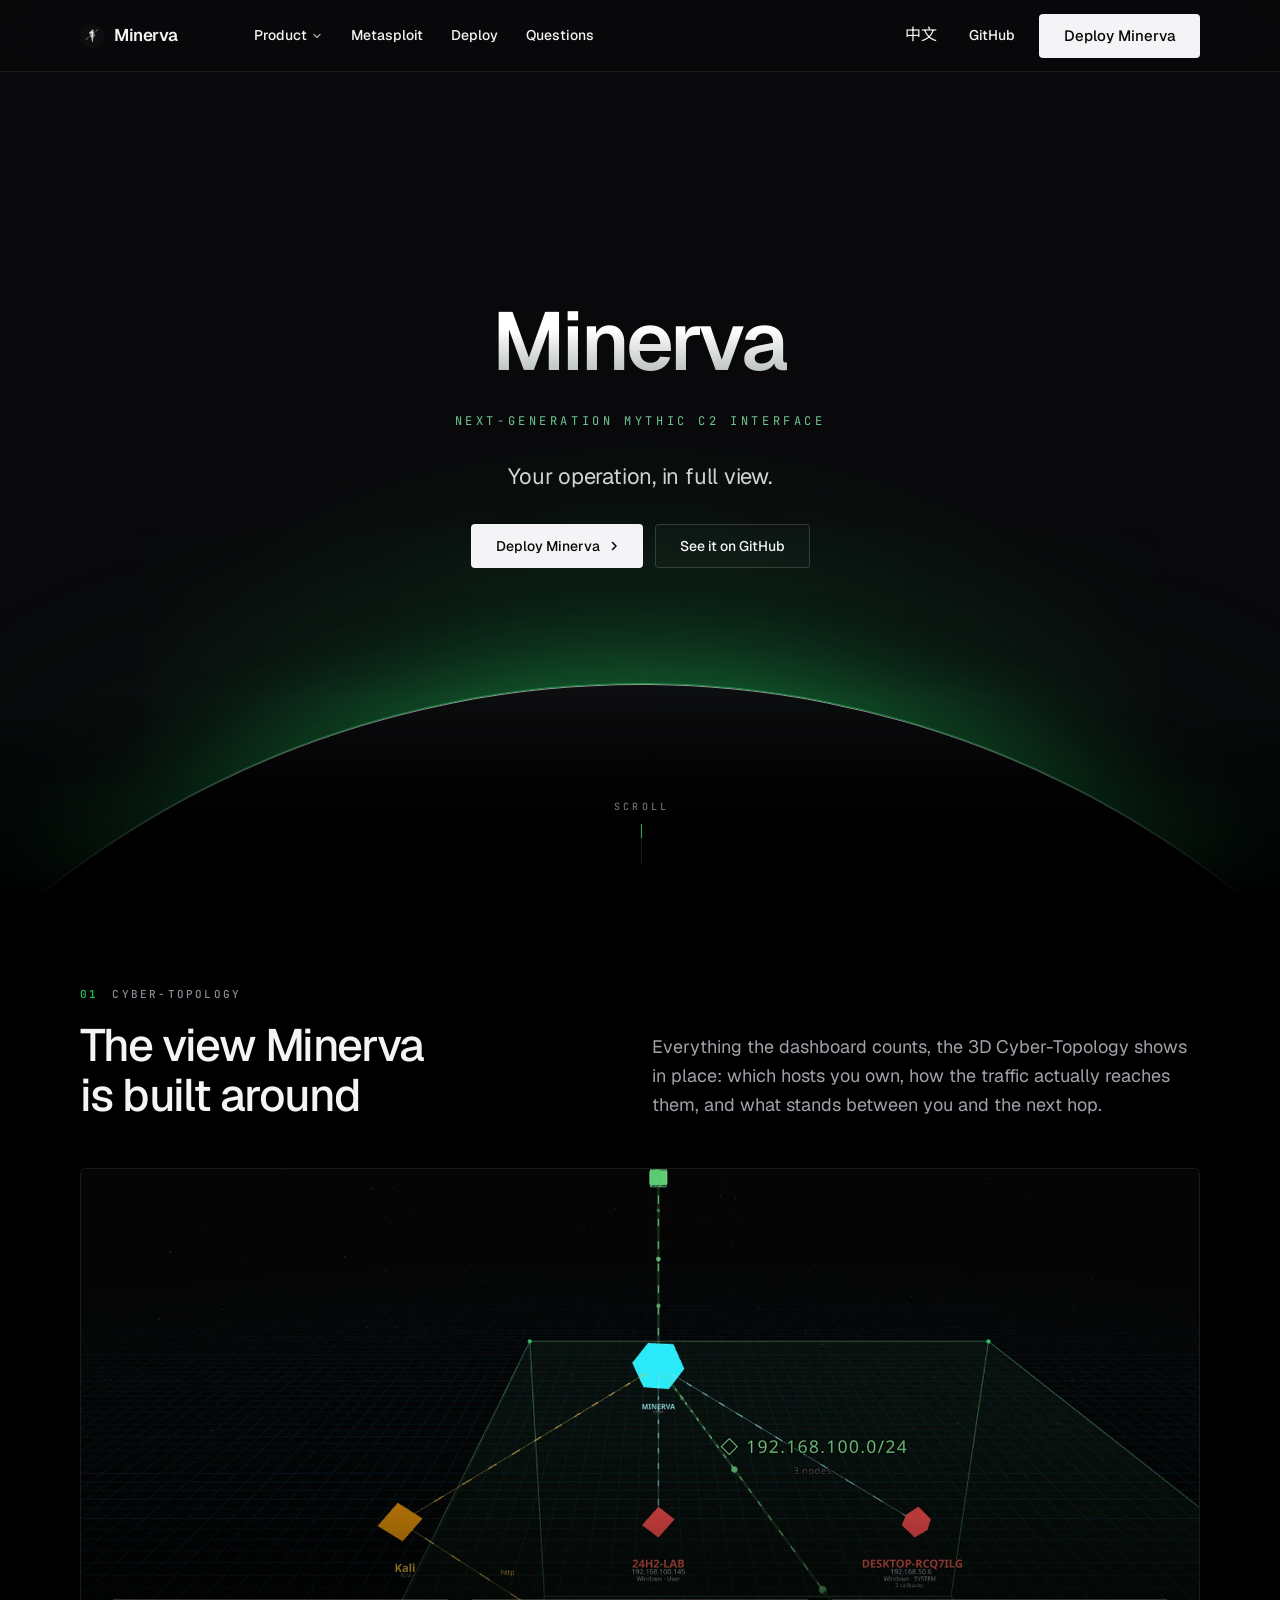
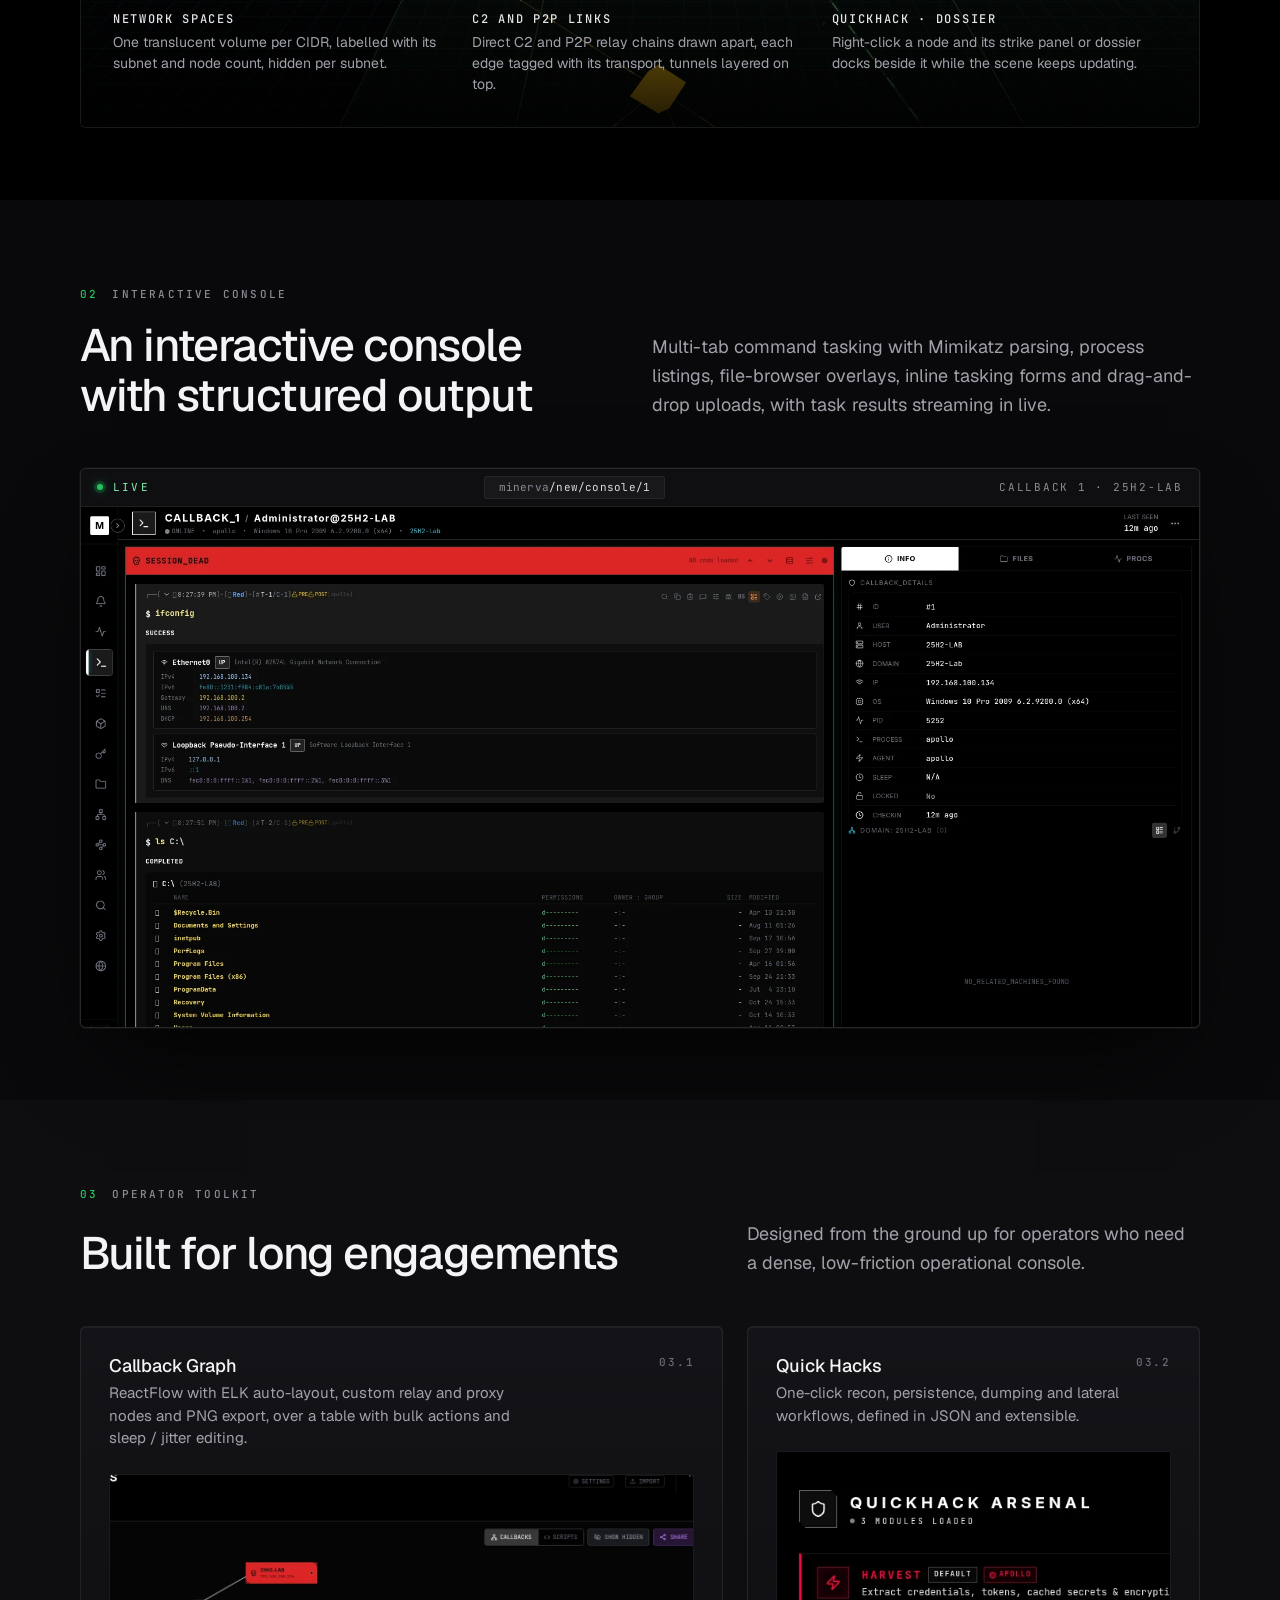
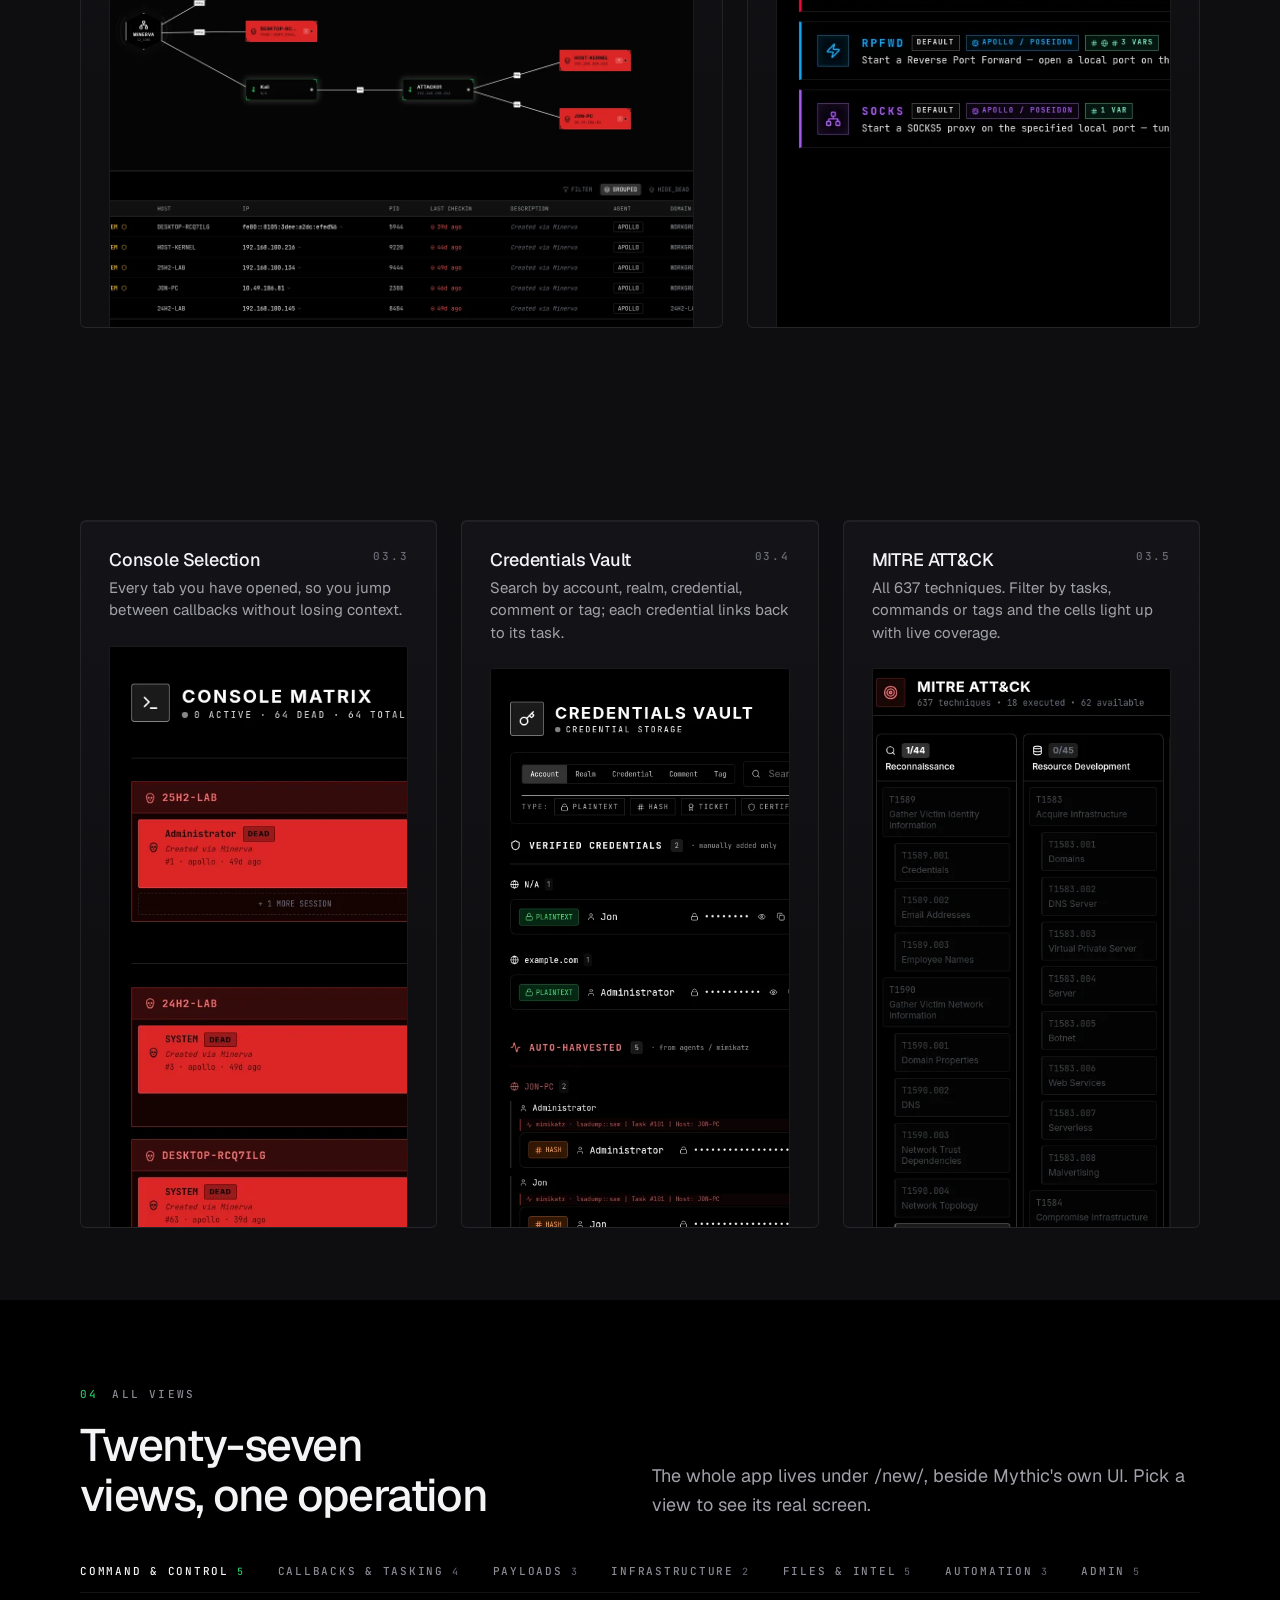
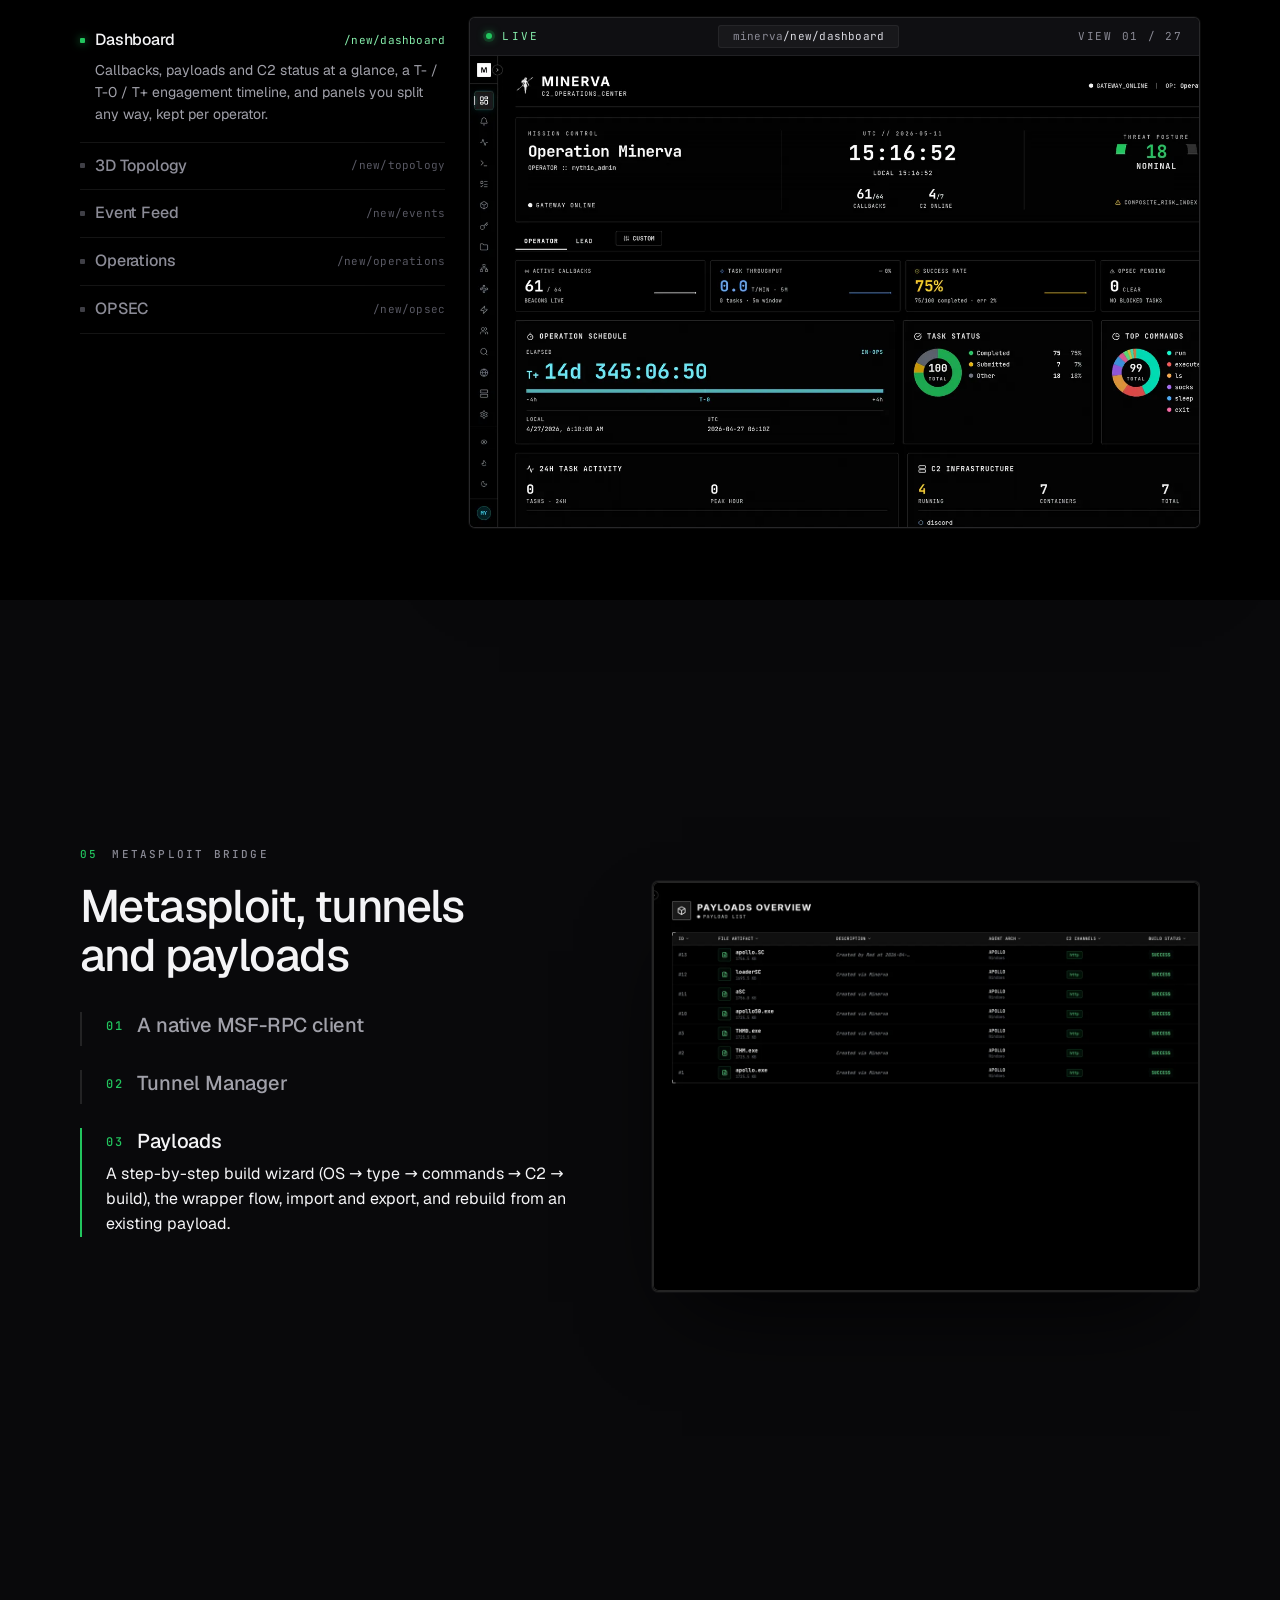
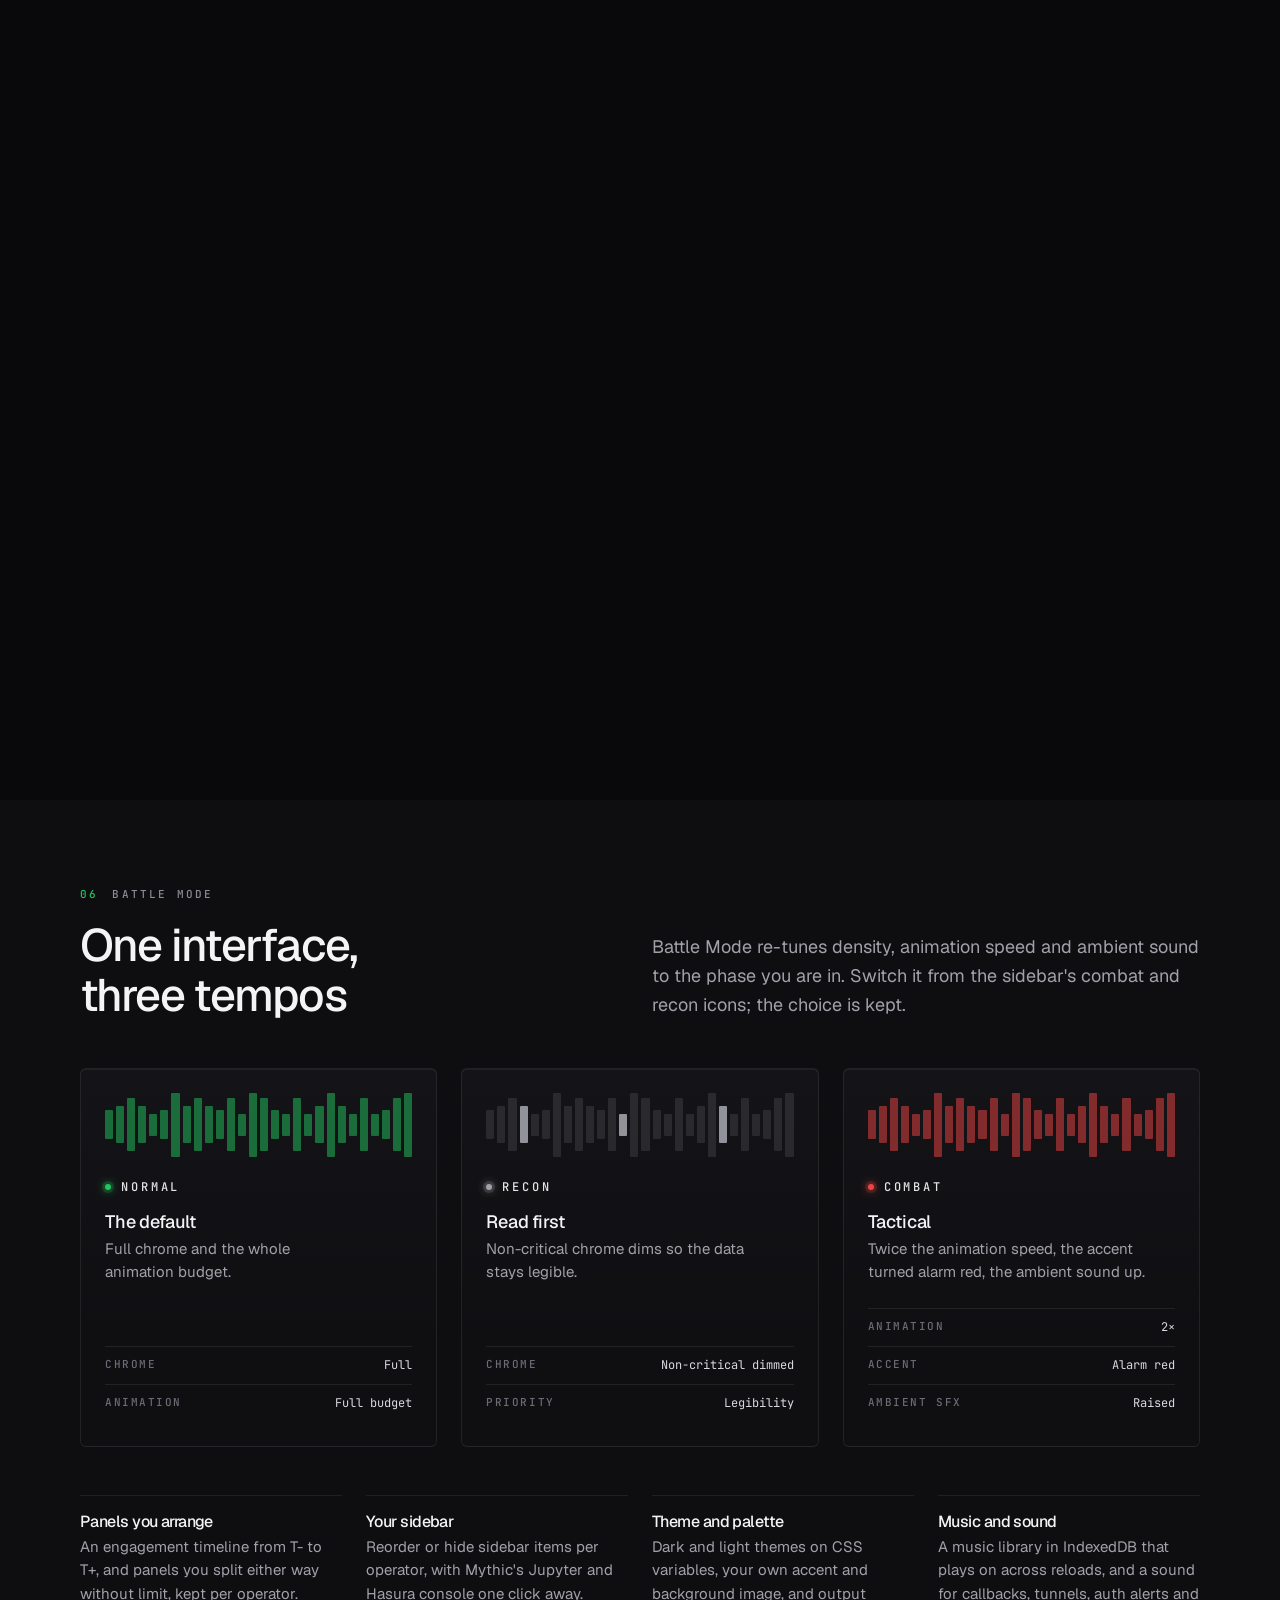
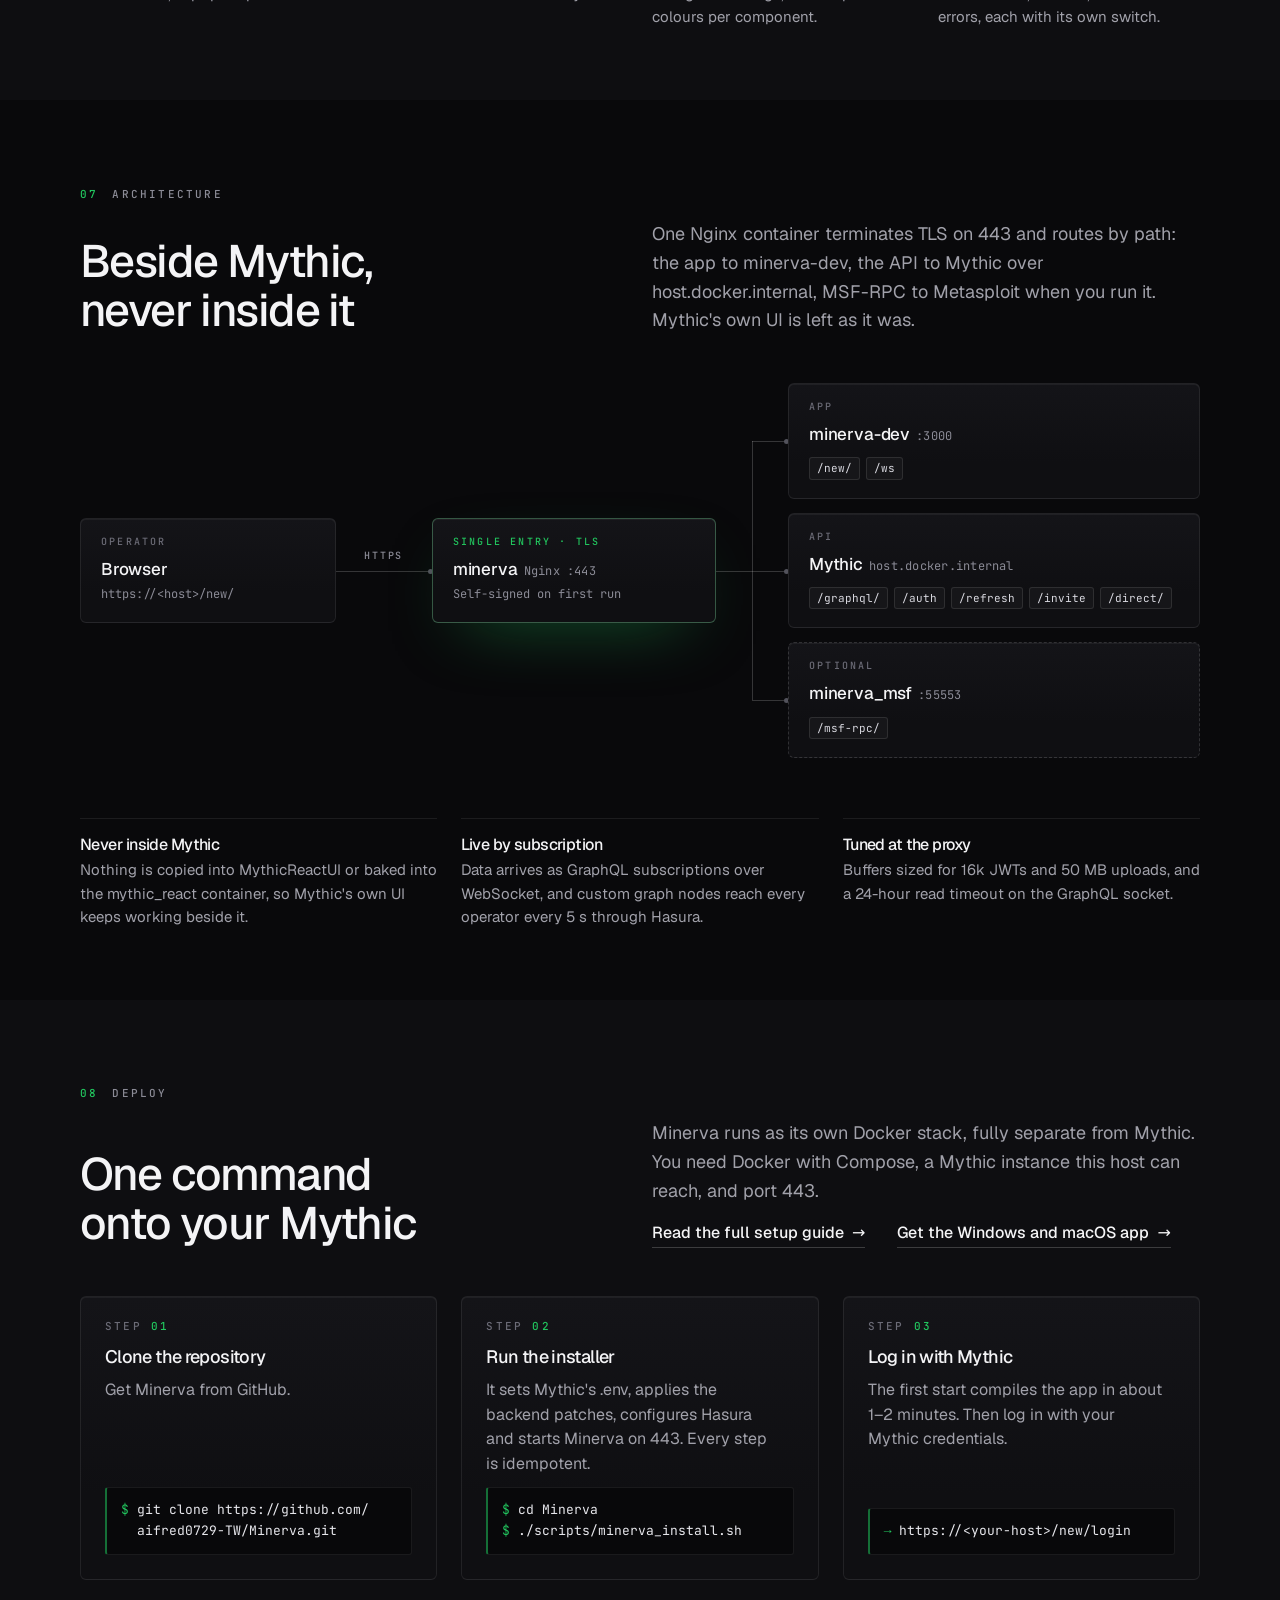
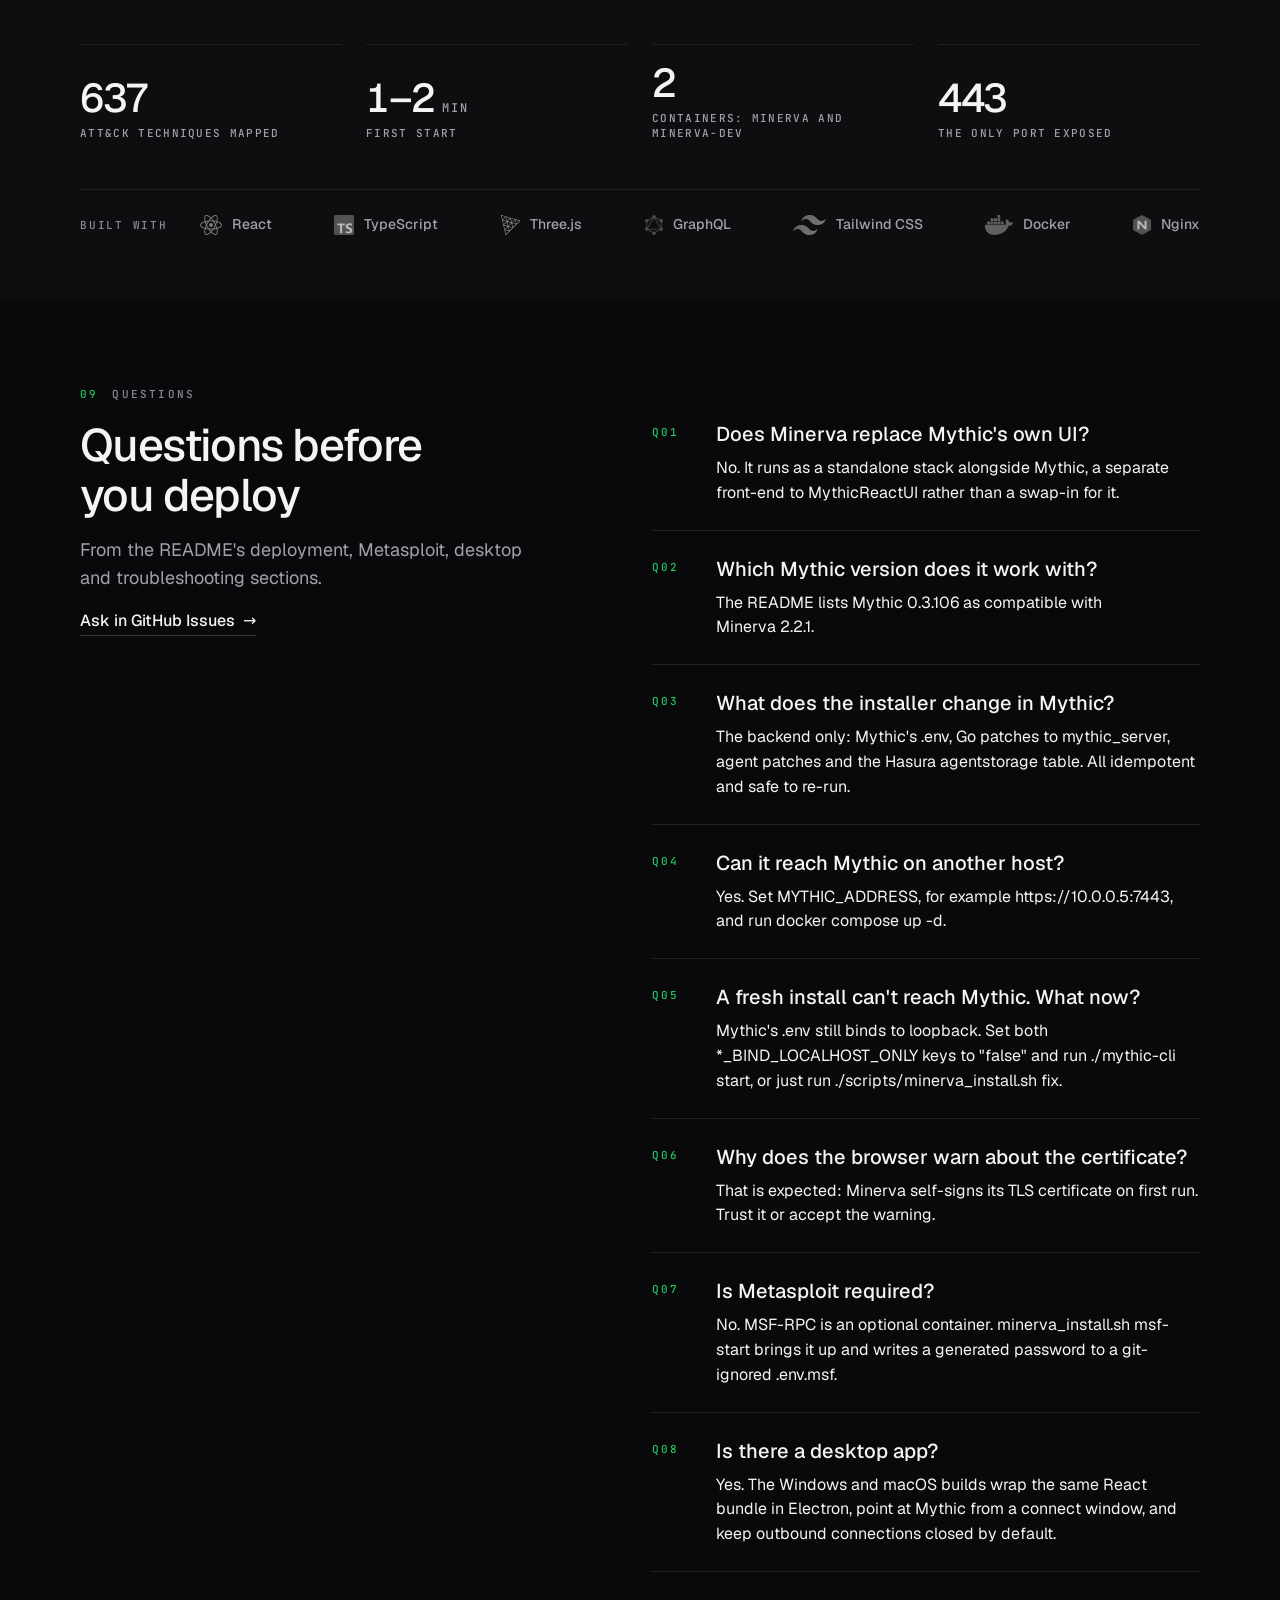
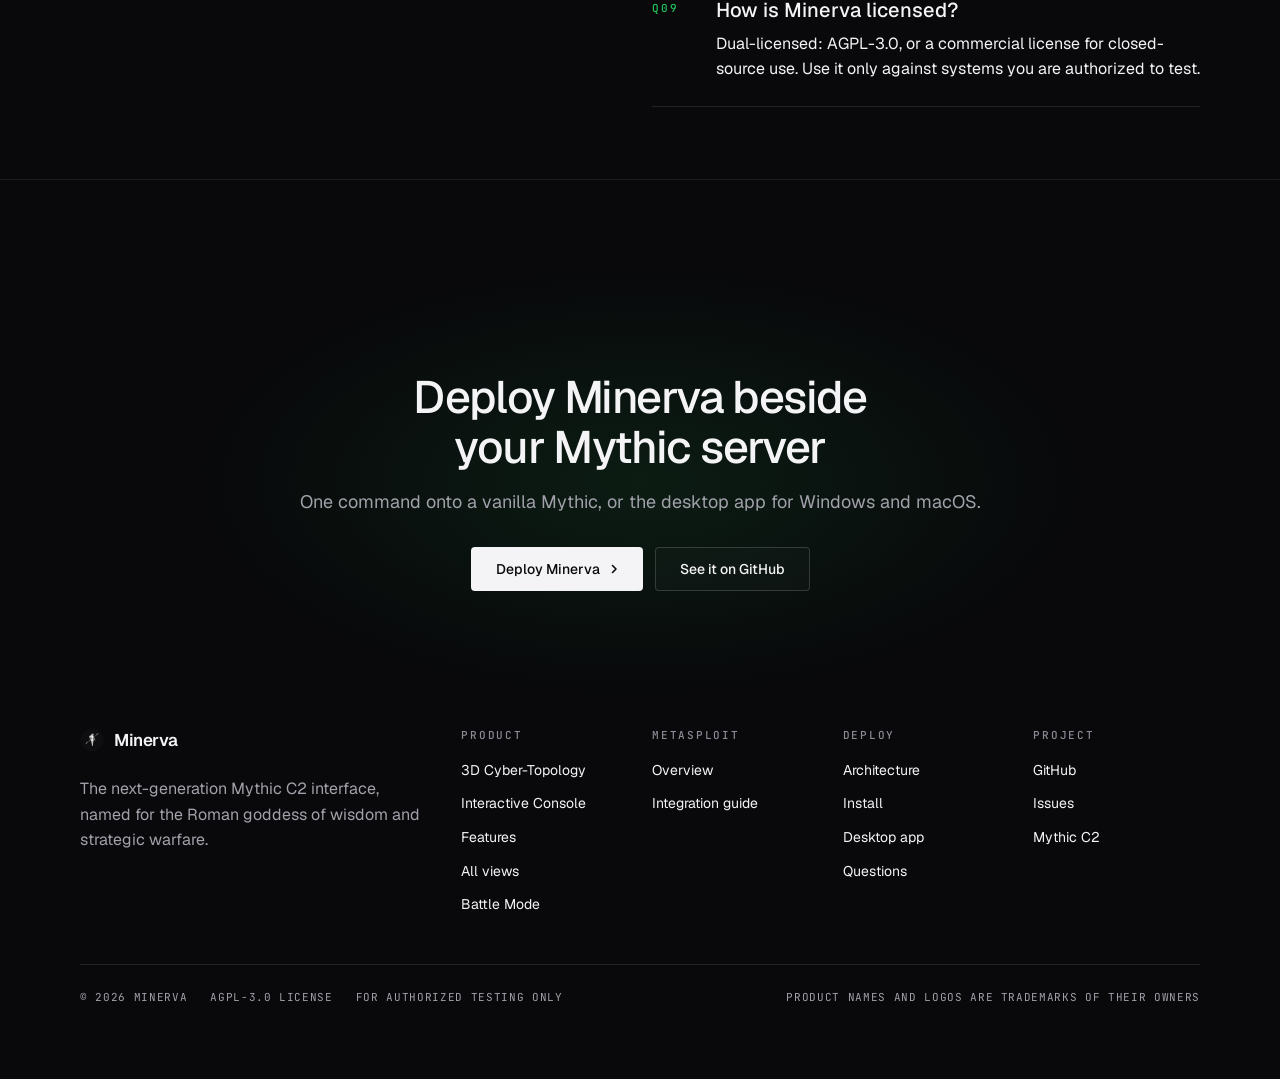
<file: redesign/index.html>
<!doctype html>
<!-- The new site used to live here; it is the home page now. Old links keep working, #anchors included. -->
<html lang="en">
<head>
<meta charset="utf-8">
<title>Minerva</title>
<link rel="canonical" href="https://minerva.redmeow.tw/">
<meta name="robots" content="noindex">
<meta http-equiv="refresh" content="0; url=../">
<script>location.replace('../' + location.search + location.hash);</script>
<style>html{background:#09090b;color:#a1a1aa;font:15px/1.5 system-ui,sans-serif}body{margin:0;padding:40px 16px}a{color:#fafafa}</style>
</head>
<body><p>Minerva has moved to <a href="../">the home page</a>.</p></body>
</html>
</file>
<file: fonts/fonts.css>
/* Self-hosted subsets of Geist, JetBrains Mono (OFL) and Noto Sans TC (OFL, only the characters this page uses).
   Rebuild after changing the Chinese copy: python3 -I tools/getfonts.py index.html fonts (from the repo root) */
@font-face { font-family: 'Geist'; font-style: normal; font-weight: 400 600; font-display: swap; src: url('geist-400-600-latin-ext-0.woff2') format('woff2'); unicode-range: U+0100-02BA, U+02BD-02C5, U+02C7-02CC, U+02CE-02D7, U+02DD-02FF, U+0304, U+0308, U+0329, U+1D00-1DBF, U+1E00-1E9F, U+1EF2-1EFF, U+2020, U+20A0-20AB, U+20AD-20C4, U+2113, U+2C60-2C7F, U+A720-A7FF; }
@font-face { font-family: 'Geist'; font-style: normal; font-weight: 400 600; font-display: swap; src: url('geist-400-600-latin-1.woff2') format('woff2'); unicode-range: U+0000-00FF, U+0131, U+0152-0153, U+02BB-02BC, U+02C6, U+02DA, U+02DC, U+0304, U+0308, U+0329, U+2000-206F, U+20AC, U+2122, U+2191, U+2193, U+2212, U+2215, U+FEFF, U+FFFD; }
@font-face { font-family: 'JetBrains Mono'; font-style: normal; font-weight: 400 500; font-display: swap; src: url('jetbrains-mono-400-500-latin-ext-0.woff2') format('woff2'); unicode-range: U+0100-02BA, U+02BD-02C5, U+02C7-02CC, U+02CE-02D7, U+02DD-02FF, U+0304, U+0308, U+0329, U+1D00-1DBF, U+1E00-1E9F, U+1EF2-1EFF, U+2020, U+20A0-20AB, U+20AD-20C4, U+2113, U+2C60-2C7F, U+A720-A7FF; }
@font-face { font-family: 'JetBrains Mono'; font-style: normal; font-weight: 400 500; font-display: swap; src: url('jetbrains-mono-400-500-latin-1.woff2') format('woff2'); unicode-range: U+0000-00FF, U+0131, U+0152-0153, U+02BB-02BC, U+02C6, U+02DA, U+02DC, U+0304, U+0308, U+0329, U+2000-206F, U+20AC, U+2122, U+2191, U+2193, U+2212, U+2215, U+FEFF, U+FFFD; }
@font-face { font-family: 'Noto Sans TC'; font-style: normal; font-weight: 400; font-display: swap; src: url('noto-sans-tc-subset.woff2') format('woff2'); unicode-range: U+3001-3002, U+4e00, U+4e09-4e0b, U+4e0d, U+4e16, U+4e26, U+4e2d, U+4e32, U+4e3b, U+4e4b, U+4e5f, U+4e86, U+4e88, U+4e8b, U+4e92, U+4e94, U+4e9b, U+4ea4, U+4eae, U+4ec0, U+4ecb, U+4ee3-4ee5, U+4ef6, U+4efb, U+4efd, U+4f3a, U+4f4d-4f4e, U+4f5c, U+4f60, U+4f7f, U+4f86, U+4f8b, U+4f9b, U+4f9d, U+4fdd, U+4fe1, U+500b, U+500d, U+504f, U+505c, U+50b3, U+50c5, U+5100, U+512a, U+5143, U+5145, U+5148, U+5165, U+5167-5169, U+5176-5177, U+518d, U+51aa, U+51fa, U+51fd, U+5206-5207, U+5217, U+5225, U+5230, U+5236, U+524d, U+5283, U+529f-52a0, U+52d5, U+52d9, U+5305, U+5316, U+532f, U+534a, U+5361, U+5373, U+537b, U+539f, U+53bb, U+53c3, U+53ca, U+53d6-53d7, U+53e3, U+53e6, U+53ea, U+53ef-53f0, U+53f3, U+5404, U+5408, U+540c-540d, U+542b, U+5448, U+544a, U+547d, U+54c1, U+54ea, U+552f, U+5546, U+554f, U+555f, U+55ae, U+55ce, U+5668, U+56db, U+56de, U+570d, U+5716, U+5728, U+5730, U+5782, U+578b, U+57df, U+57f7, U+57fa, U+5831, U+5834, U+5883, U+5916, U+591a, U+5927, U+5931, U+594f, U+5957, U+5973, U+597d, U+5982, U+59cb, U+5b50, U+5b57-5b58, U+5b83, U+5b89, U+5b8c, U+5b9a, U+5bb9, U+5bc6, U+5be6, U+5beb, U+5c01, U+5c08, U+5c0b, U+5c0d, U+5c0f, U+5c31, U+5c64, U+5c6c, U+5d4c, U+5de5, U+5df1-5df2, U+5e33, U+5e38, U+5e55, U+5e73, U+5e8f, U+5e95, U+5ea6, U+5eab, U+5efa, U+5f0f, U+5f35, U+5f80, U+5f8c, U+5f91, U+5f97, U+5f9e, U+5fc3, U+600e, U+6027, U+60c5, U+610f, U+614b, U+6167, U+6191, U+6210, U+6212, U+6216, U+622a, U+6230, U+6240, U+6253, U+6279, U+627e, U+6280, U+628a, U+62d3, U+62d6, U+62ff, U+6301, U+6307, U+6309, U+6311, U+6388-6389, U+638c, U+6392, U+639b, U+63a1, U+63a5, U+63a7, U+63d0, U+63db, U+63ee, U+63f4, U+641c, U+642d, U+6469, U+64a4, U+64b2, U+64c7, U+64ca-64cb, U+64cd, U+64e6, U+64ec, U+64f4, U+6514, U+652f, U+6536, U+6539, U+653b, U+653e, U+6548, U+6574, U+6578, U+6587, U+6599, U+65b0, U+65b7, U+65b9, U+65bc-65bd, U+65c1, U+65d7, U+65e2, U+660e, U+6620, U+662f, U+6642, U+666f, U+667a, U+66f4, U+6703, U+6709, U+670d, U+671f, U+672c, U+6771, U+677f, U+6790, U+679c, U+67b6, U+67e5, U+6821, U+6838, U+683c, U+6848, U+684c, U+689d, U+695a, U+696d, U+6982, U+69cb, U+6a02, U+6a19, U+6a21, U+6a5f, U+6a94, U+6aa2, U+6b0a, U+6b21, U+6b65, U+6bb5, U+6bcf, U+6c34, U+6c38, U+6c42, U+6d3e, U+6d41, U+6de1, U+6df1, U+6dfa, U+6e05, U+6e2c, U+6e90, U+700f, U+70ba, U+7121, U+7167, U+7248, U+72c0, U+7368, U+7372, U+7387, U+73fe, U+7406, U+74b0, U+751f, U+7522, U+7528, U+7531, U+7559, U+7565, U+756b, U+7576, U+758a, U+7591, U+767b-767c, U+7684, U+76e1, U+76ee, U+76f4, U+76f8, U+770b, U+773c, U+77e5, U+77e9, U+78bc, U+790e, U+793a, U+795e, U+79d2, U+7a0b, U+7a2e, U+7a31, U+7a4d, U+7a97, U+7acb, U+7ae0, U+7aef, U+7b26, U+7b46, U+7b49, U+7b54, U+7b97, U+7ba1, U+7bc0, U+7bc4, U+7be9, U+7c3d, U+7c64, U+7cbe, U+7cfb, U+7d00, U+7d04-7d05, U+7d1a, U+7d20, U+7d30, U+7d42, U+7d44, U+7d50, U+7d66, U+7d71, U+7d81, U+7d93, U+7db2, U+7dda, U+7de8, U+7e3d, U+7e54, U+7e5e, U+7e8c, U+7f6e, U+7f72, U+7f85, U+7fa9, U+8005, U+800c, U+80cc, U+80fd, U+8173, U+81ea, U+8207, U+8266, U+8272, U+8457, U+84cb, U+85cf, U+8655, U+865b, U+865f, U+87a2, U+884c, U+8853, U+8868, U+88ab, U+88dd, U+88e1, U+88fd, U+8907, U+897f, U+8981, U+8986, U+898b, U+8996, U+89ba, U+89bd, U+89c0, U+89d2, U+89e3, U+8a02, U+8a08, U+8a0a, U+8a2d, U+8a3b, U+8a66, U+8a71-8a73, U+8aa4, U+8aaa, U+8abf, U+8b49, U+8b66, U+8b6f, U+8b80, U+8b8a, U+8cc7, U+8d77, U+8dd1, U+8de8, U+8def, U+8df3, U+8ef8, U+8f09, U+8f2f, U+8f38, U+8f49, U+8fa6, U+9001, U+900f-9010, U+9019-901a, U+901f-9020, U+9023, U+9031-9032, U+904e, U+9054, U+9078, U+907a, U+9084, U+908a, U+90e8, U+90fd, U+914d, U+91cd, U+91cf, U+91dd, U+9234, U+92b7, U+9304, U+932f, U+9375, U+9396, U+93c8, U+9418, U+943a, U+9577, U+9580, U+9589, U+958b, U+9593, U+9598, U+95b1, U+95dc, U+9644, U+9650, U+9663, U+968a, U+968e, U+969b, U+96b1, U+96c6, U+96d9, U+96e2-96e3, U+9700, U+9748, U+975e, U+9762, U+97f3, U+9801, U+9805, U+9810, U+982d, U+984c, U+985e, U+986f, U+9996, U+99ac, U+9a57, U+9a5f, U+9ad4, U+9ad8, U+9ebc, U+9ed1, U+9ede, U+ff08-ff09, U+ff0c, U+ff0f, U+ff1a-ff1b, U+ff1f; }
@font-face { font-family: 'Noto Sans TC'; font-style: normal; font-weight: 500; font-display: swap; src: url('noto-sans-tc-subset.woff2') format('woff2'); unicode-range: U+3001-3002, U+4e00, U+4e09-4e0b, U+4e0d, U+4e16, U+4e26, U+4e2d, U+4e32, U+4e3b, U+4e4b, U+4e5f, U+4e86, U+4e88, U+4e8b, U+4e92, U+4e94, U+4e9b, U+4ea4, U+4eae, U+4ec0, U+4ecb, U+4ee3-4ee5, U+4ef6, U+4efb, U+4efd, U+4f3a, U+4f4d-4f4e, U+4f5c, U+4f60, U+4f7f, U+4f86, U+4f8b, U+4f9b, U+4f9d, U+4fdd, U+4fe1, U+500b, U+500d, U+504f, U+505c, U+50b3, U+50c5, U+5100, U+512a, U+5143, U+5145, U+5148, U+5165, U+5167-5169, U+5176-5177, U+518d, U+51aa, U+51fa, U+51fd, U+5206-5207, U+5217, U+5225, U+5230, U+5236, U+524d, U+5283, U+529f-52a0, U+52d5, U+52d9, U+5305, U+5316, U+532f, U+534a, U+5361, U+5373, U+537b, U+539f, U+53bb, U+53c3, U+53ca, U+53d6-53d7, U+53e3, U+53e6, U+53ea, U+53ef-53f0, U+53f3, U+5404, U+5408, U+540c-540d, U+542b, U+5448, U+544a, U+547d, U+54c1, U+54ea, U+552f, U+5546, U+554f, U+555f, U+55ae, U+55ce, U+5668, U+56db, U+56de, U+570d, U+5716, U+5728, U+5730, U+5782, U+578b, U+57df, U+57f7, U+57fa, U+5831, U+5834, U+5883, U+5916, U+591a, U+5927, U+5931, U+594f, U+5957, U+5973, U+597d, U+5982, U+59cb, U+5b50, U+5b57-5b58, U+5b83, U+5b89, U+5b8c, U+5b9a, U+5bb9, U+5bc6, U+5be6, U+5beb, U+5c01, U+5c08, U+5c0b, U+5c0d, U+5c0f, U+5c31, U+5c64, U+5c6c, U+5d4c, U+5de5, U+5df1-5df2, U+5e33, U+5e38, U+5e55, U+5e73, U+5e8f, U+5e95, U+5ea6, U+5eab, U+5efa, U+5f0f, U+5f35, U+5f80, U+5f8c, U+5f91, U+5f97, U+5f9e, U+5fc3, U+600e, U+6027, U+60c5, U+610f, U+614b, U+6167, U+6191, U+6210, U+6212, U+6216, U+622a, U+6230, U+6240, U+6253, U+6279, U+627e, U+6280, U+628a, U+62d3, U+62d6, U+62ff, U+6301, U+6307, U+6309, U+6311, U+6388-6389, U+638c, U+6392, U+639b, U+63a1, U+63a5, U+63a7, U+63d0, U+63db, U+63ee, U+63f4, U+641c, U+642d, U+6469, U+64a4, U+64b2, U+64c7, U+64ca-64cb, U+64cd, U+64e6, U+64ec, U+64f4, U+6514, U+652f, U+6536, U+6539, U+653b, U+653e, U+6548, U+6574, U+6578, U+6587, U+6599, U+65b0, U+65b7, U+65b9, U+65bc-65bd, U+65c1, U+65d7, U+65e2, U+660e, U+6620, U+662f, U+6642, U+666f, U+667a, U+66f4, U+6703, U+6709, U+670d, U+671f, U+672c, U+6771, U+677f, U+6790, U+679c, U+67b6, U+67e5, U+6821, U+6838, U+683c, U+6848, U+684c, U+689d, U+695a, U+696d, U+6982, U+69cb, U+6a02, U+6a19, U+6a21, U+6a5f, U+6a94, U+6aa2, U+6b0a, U+6b21, U+6b65, U+6bb5, U+6bcf, U+6c34, U+6c38, U+6c42, U+6d3e, U+6d41, U+6de1, U+6df1, U+6dfa, U+6e05, U+6e2c, U+6e90, U+700f, U+70ba, U+7121, U+7167, U+7248, U+72c0, U+7368, U+7372, U+7387, U+73fe, U+7406, U+74b0, U+751f, U+7522, U+7528, U+7531, U+7559, U+7565, U+756b, U+7576, U+758a, U+7591, U+767b-767c, U+7684, U+76e1, U+76ee, U+76f4, U+76f8, U+770b, U+773c, U+77e5, U+77e9, U+78bc, U+790e, U+793a, U+795e, U+79d2, U+7a0b, U+7a2e, U+7a31, U+7a4d, U+7a97, U+7acb, U+7ae0, U+7aef, U+7b26, U+7b46, U+7b49, U+7b54, U+7b97, U+7ba1, U+7bc0, U+7bc4, U+7be9, U+7c3d, U+7c64, U+7cbe, U+7cfb, U+7d00, U+7d04-7d05, U+7d1a, U+7d20, U+7d30, U+7d42, U+7d44, U+7d50, U+7d66, U+7d71, U+7d81, U+7d93, U+7db2, U+7dda, U+7de8, U+7e3d, U+7e54, U+7e5e, U+7e8c, U+7f6e, U+7f72, U+7f85, U+7fa9, U+8005, U+800c, U+80cc, U+80fd, U+8173, U+81ea, U+8207, U+8266, U+8272, U+8457, U+84cb, U+85cf, U+8655, U+865b, U+865f, U+87a2, U+884c, U+8853, U+8868, U+88ab, U+88dd, U+88e1, U+88fd, U+8907, U+897f, U+8981, U+8986, U+898b, U+8996, U+89ba, U+89bd, U+89c0, U+89d2, U+89e3, U+8a02, U+8a08, U+8a0a, U+8a2d, U+8a3b, U+8a66, U+8a71-8a73, U+8aa4, U+8aaa, U+8abf, U+8b49, U+8b66, U+8b6f, U+8b80, U+8b8a, U+8cc7, U+8d77, U+8dd1, U+8de8, U+8def, U+8df3, U+8ef8, U+8f09, U+8f2f, U+8f38, U+8f49, U+8fa6, U+9001, U+900f-9010, U+9019-901a, U+901f-9020, U+9023, U+9031-9032, U+904e, U+9054, U+9078, U+907a, U+9084, U+908a, U+90e8, U+90fd, U+914d, U+91cd, U+91cf, U+91dd, U+9234, U+92b7, U+9304, U+932f, U+9375, U+9396, U+93c8, U+9418, U+943a, U+9577, U+9580, U+9589, U+958b, U+9593, U+9598, U+95b1, U+95dc, U+9644, U+9650, U+9663, U+968a, U+968e, U+969b, U+96b1, U+96c6, U+96d9, U+96e2-96e3, U+9700, U+9748, U+975e, U+9762, U+97f3, U+9801, U+9805, U+9810, U+982d, U+984c, U+985e, U+986f, U+9996, U+99ac, U+9a57, U+9a5f, U+9ad4, U+9ad8, U+9ebc, U+9ed1, U+9ede, U+ff08-ff09, U+ff0c, U+ff0f, U+ff1a-ff1b, U+ff1f; }
</file>
<file: assets/system.css>
/*
  taste-skill system.css - the one system for the page. Link it first, then assets/ui/cards.css (the
  feature card, its panel and the fragment placements), then set the palette (--p-*), the fonts and
  the radius set on :root in the page (node scripts/start.mjs prints that block).
  Do not add a second grid, spacing scale, type scale, radius scale, button or card style.
*/

/* ---------------------------------------------------------------- tokens */
:root {
  /* palette (hex only; fx.js reads --bg --surface --ink --muted --accent --accent-ink) */
  --p-bg: #ffffff;
  --p-surface: #f4f4f4;
  --p-ink: #111111;
  --p-muted: #6b6b6b;
  --p-accent: #1a4be0;
  --p-accent-ink: #ffffff;
  --p-action: #1a4be0;      /* buttons, links, focus: the accent, or the ink when the accent is too pale */
  --p-action-ink: #ffffff;
  --p-inv-bg: #111111;
  --p-inv-surface: #1c1c1c;
  --p-inv-ink: #f4f4f4;
  --p-inv-muted: #a3a3a3;
  --p-inv-accent: #ffffff;
  --p-inv-accent-ink: #111111;
  --p-inv-action: #ffffff;
  --p-inv-action-ink: #111111;
  /* the lit ground behind UI and in the closing band (references/cards.md), one per page, tech pages only
     (none on kind other, which is flat): <html data-ground="sand|sky|sage|painting">. system.js gives it to every ground
     that holds UI, on light and dark pages alike; --hue on one panel changes only its accent */
  --ground-bg: #d9ccb7; --ground-surface: #e9e0d2; --ground-ink: #2a2622; --ground-muted: #5a534a; --ground-accent: #a8794a;

  /* fonts */
  --font-display: system-ui, -apple-system, "Segoe UI", sans-serif;
  --font-text: system-ui, -apple-system, "Segoe UI", sans-serif;
  --font-mono: ui-monospace, "SFMono-Regular", Menlo, Consolas, monospace;
  --display-weight: 400;    /* headlines 400; 500 on a tech page (software, gaming, hardware) */
  --display-tracking: -0.025em;

  /* the page rhythm (references/layout-v4.md): one section per screen. The header is fixed and
     --nav tall; every section is padded --padt above and --padb (plus the phone action bar, --bar)
     below, and is exactly one or two screens tall (--h: 1 or 2; --hm on a phone). The hero's words
     start --hgap under the header and its content ends --hpadb above the fold. */
  --nav: 72px;
  --padt: 120px;
  --padb: 72px;
  --hgap: 48px;
  --hpadb: 64px;
  --bar: 0px;
  /* grid: one .wrap (alias .container) for the header, every section and the footer, the same
     --gut on both sides: 1280 wide at x 80-1360 at 1440, 342 at x 24-366 at 390 */
  --container: 1280px;
  --gut: 80px;
  --pad: var(--gut);
  --gutter: 24px;

  /* spacing: 4/8 scale */
  --s-1: 4px;  --s-2: 8px;  --s-3: 12px; --s-4: 16px; --s-5: 24px;
  --s-6: 32px; --s-7: 48px; --s-8: 64px; --s-9: 96px; --s-10: 128px;
  --section: 40px;      /* only a .section outside main (the kit's demo pages); every main > section and
                           footer.closing take --padt and --padb */
  --section-band: 56px; /* the same for an older footer outside footer.closing */
  --head-gap: 48px;     /* the one heading-to-content gap, 32 on a phone (layout.css reads it as --ly-head-gap) */
  --card-pad: 16px;     /* card padding (cards.css sets its own for cards with a panel) */
  --card-gap: 16px;     /* gap between cards */

  /* type scale (the only sizes on the page) */
  --t-label: 13px;
  --t-small: 14px;
  --t-body: 16px;
  --t-lead: 18px;
  --t-card: 18px;
  --t-h3: 24px;
  /* straight lines from the phone size at 390 to the desktop size at 1440 (system.md's table) */
  --t-h2: clamp(30px, 1.72vw + 23.3px, 48px);
  --t-h1: clamp(38px, 3.24vw + 25.4px, 72px);
  /* a big number stays a step under the h2 (VI-11): 38 at 1440, 28 at 390, so it never reads as a
     section heading; a stats row and a price set their own, smaller still */
  --t-stat: clamp(28px, .952vw + 24.29px, 38px);

  /* radius: one scale (soft by default; data-radius on <html> switches it) */
  --r-sm: 8px;  --r-md: 12px; --r-lg: 20px; --r-btn: 8px;

  /* controls (fixed here; a page never adds its own) */
  --btn-h: 44px;
  --btn-h-sm: 36px;
  --nav-h: var(--nav);  /* the older name, kept for the kit's files */
  --icon: 16px;         /* small icons: socials, menu chevrons, mono brand marks */

  /* motion: the one UI ease-out (motion.css --m-ease and ui/base.css --u-ease read it; references/motion.md) */
  --ease: cubic-bezier(.2, .8, .2, 1);
  --dur: 180ms;
}
html[data-radius="sharp"] { --r-sm: 4px; --r-md: 6px;  --r-lg: 8px;  --r-btn: 4px; }
html[data-radius="soft"]  { --r-sm: 8px; --r-md: 12px; --r-lg: 20px; --r-btn: 8px; }
html[data-radius="round"] { --r-sm: 10px; --r-md: 16px; --r-lg: 24px; --r-btn: 999px; }
/* the four lit grounds (references/cards.md); sand is the default above. painting goes with
   painterly-landscape (x.ai's daylight sky over olive hills) */
html[data-ground="sky"]      { --ground-bg: #c6d3df; --ground-surface: #d6e0e9; --ground-ink: #25303a; --ground-muted: #4d5964; --ground-accent: #3f6a92; }
html[data-ground="sage"]     { --ground-bg: #cdd6c6; --ground-surface: #dce3d6; --ground-ink: #262d24; --ground-muted: #535b51; --ground-accent: #6c8e63; }
html[data-ground="painting"] { --ground-bg: #79a8d6; --ground-surface: #a6c4e2; --ground-ink: #16212c; --ground-muted: #273949; --ground-accent: #9c9b3c; }
/* cards.css takes its card and panel radii from this scale */
html[data-radius] .card { --c-r: var(--r-lg); }
html[data-radius] .panel { --p-r: var(--r-md); }

/* a phone: the header 56, the sections padded 96 / 48, the hero's words 40 under the header and its
   content ending 24 above the fold, 24 at both sides, 12 between columns */
@media (max-width: 639px) {
  :root { --nav: 56px; --padt: 96px; --padb: 48px; --hgap: 40px; --hpadb: 24px; --gut: 24px; --gutter: 12px; --card-gap: 12px; --head-gap: 32px; }
}
@media (min-width: 640px) {
  :root { --gut: 48px; --section: 48px; --section-band: 72px; --card-pad: 24px; }
}
@media (min-width: 1024px) {
  :root { --gut: 80px; --section: 56px; --section-band: 96px; --card-gap: 24px;
          --t-lead: 20px; --t-card: 20px; --t-h3: 28px; }
  /* a place (and a local service): the 1200 column at x 120-1320 */
  html[data-type="place"] { --gut: 120px; --container: 1200px; }
}
/* a place (VI-06, ST-96, PH-23): its own smaller type (h1 48/53 and 32/37, h2 32/40 and 24/30, titles
   and the sub-line 20 and 18), the Recipe 3 hero's gap under its photograph (40, 24 on a phone),
   square photographs and cards and 2px buttons, whatever data-radius and data-buttons say */
:root[data-type="place"] {
  --hgap: 40px;
  --t-h1: clamp(32px, 1.524vw + 26.06px, 48px);
  --t-h2: clamp(24px, .762vw + 21px, 32px);
  --t-h3: clamp(20px, .381vw + 18.51px, 24px);
  --r-sm: 2px; --r-md: 0px; --r-lg: 0px; --r-btn: 2px;
}
:root[data-type="place"] :is(h1, .t-h1) { line-height: 1.104; }
:root[data-type="place"] :is(h2, .t-h2) { line-height: 1.25; }
@media (max-width: 639px) {
  :root[data-type="place"] { --hgap: 24px; }
  :root[data-type="place"] :is(h1, .t-h1) { line-height: 1.156; }
}

/* ---------------------------------------------------------------- grounds (at most three) */
:root, .ground-base {
  --bg: var(--p-bg); --surface: var(--p-surface); --ink: var(--p-ink); --muted: var(--p-muted);
  --accent: var(--p-accent); --accent-ink: var(--p-accent-ink); --card: var(--p-surface);
  --action: var(--p-action); --action-ink: var(--p-action-ink);
}
.ground-surface {
  --bg: var(--p-surface); --surface: var(--p-bg); --ink: var(--p-ink); --muted: var(--p-muted);
  --accent: var(--p-accent); --accent-ink: var(--p-accent-ink); --card: var(--p-bg);
  --action: var(--p-action); --action-ink: var(--p-action-ink);
}
.ground-inverse {
  --bg: var(--p-inv-bg); --surface: var(--p-inv-surface); --ink: var(--p-inv-ink); --muted: var(--p-inv-muted);
  --accent: var(--p-inv-accent); --accent-ink: var(--p-inv-accent-ink); --card: var(--p-inv-surface);
  --action: var(--p-inv-action); --action-ink: var(--p-inv-action-ink);
}
:root, .ground-base, .ground-surface, .ground-inverse {
  --line: color-mix(in oklab, var(--ink) 11%, transparent);
  --line-strong: color-mix(in oklab, var(--ink) 20%, transparent);
  /* effects (fx.js) and UI fragments (assets/ui) take the colours of the ground they sit on */
  --fx-bg: var(--bg); --fx-surface: var(--surface); --fx-ink: var(--ink); --fx-muted: var(--muted);
  --fx-accent: var(--accent); --fx-accent-ink: var(--accent-ink);
  --ui-font: var(--font-text); --ui-mono: var(--font-mono); --ui-radius: var(--r-md);
}
.ground-base, .ground-surface, .ground-inverse { background: var(--bg); color: var(--ink); }

/* ---------------------------------------------------------------- base */
*, *::before, *::after { box-sizing: border-box; }
/* an anchor lands on the section's top (the judge's frame): the fixed header covers --nav of its --padt */
html { -webkit-text-size-adjust: 100%; scroll-padding-top: 0; scroll-behavior: auto; margin: 0; }
body {
  margin: 0; background: var(--bg); color: var(--ink);
  font: 400 var(--t-body)/1.55 var(--font-text);
  -webkit-font-smoothing: antialiased; text-rendering: optimizeLegibility; overflow-x: clip;
}
img, svg, video, canvas { display: block; max-width: 100%; }
/* hidden means hidden, also on an img the line above makes a block (a menu tab's photograph, a peek photograph) */
[hidden] { display: none !important; }
img, video { height: auto; }
a { color: inherit; text-decoration: none; }
button { font: inherit; color: inherit; }
h1, h2, h3, h4, p, ul, ol, figure, blockquote { margin: 0; }
ul, ol { padding: 0; list-style: none; }
h1, h2, h3, h4 {
  font-family: var(--font-display); font-weight: var(--display-weight);
  letter-spacing: var(--display-tracking); text-wrap: balance; overflow-wrap: break-word;
  /* a long word (a German compound at 390) breaks at a syllable with a hyphen, in the language of <html lang>;
     only words of 10 letters or more, 4 at least on each side, so a short English heading never breaks */
  hyphens: auto; -webkit-hyphens: auto; hyphenate-limit-chars: 10 4 4;
}
h1, .t-h1 { font-size: var(--t-h1); line-height: 1.04; }
h2, .t-h2 { font-size: var(--t-h2); line-height: 1.1; }
h3, .t-h3 { font-size: var(--t-h3); line-height: 1.2; }
h4, .t-card { font-family: var(--font-text); font-weight: 500; font-size: var(--t-card); line-height: 1.3; letter-spacing: -0.01em; }
p { text-wrap: pretty; }
.t-lead  { font-size: var(--t-lead); line-height: 1.5; }
.t-body  { font-size: var(--t-body); line-height: 1.55; }
.t-small { font-size: var(--t-small); line-height: 1.5; }
.t-label { font-size: var(--t-label); font-weight: 500; line-height: 1.4; letter-spacing: 0.01em; }
.t-stat  { font-family: var(--font-display); font-weight: var(--display-weight); font-size: var(--t-stat);
           line-height: 1; letter-spacing: var(--display-tracking); font-variant-numeric: tabular-nums; }
.muted { color: var(--muted); }
.mono  { font-family: var(--font-mono); }
.measure { max-width: 62ch; }
:focus-visible { outline: 2px solid var(--action); outline-offset: 2px; border-radius: 2px; }
::selection { background: color-mix(in oklab, var(--accent) 30%, transparent); }

/* ---------------------------------------------------------------- grid */
.wrap, .container { width: min(100% - 2 * var(--gut), var(--container)); margin-inline: auto; padding-inline: 0; }
.grid { display: grid; grid-template-columns: repeat(12, minmax(0, 1fr)); column-gap: var(--gutter); row-gap: var(--card-gap); }
.grid > * { min-width: 0; grid-column: 1 / -1; }
.section { padding-block: var(--section); }

/* ---------------------------------------------------------------- one section per screen
   The page is a stack of screens. Framed at scrollY = k x the screen height, a shot shows exactly one
   section: the hero alone on the first screen, every other section (and footer.closing, the close and
   the footer in one) exactly one or two screens tall, its h2 first, --padt under its top. Heights
   and padding do it: no pinning, snapping or script.
     <section class="section" id=".." style="--h: 2">     (2 screens; --hm sets a phone's count alone)
       <div class="wrap"> the h2 first, then the content </div>     (the one in-flow child)
     </section>
   A layer (a full-bleed photograph or ground behind the words) is an <img class="layer" aria-hidden="true">
   beside the .wrap. Content must fit: one screen holds 708px of content at 1440x900 (900 - 120 - 72),
   two hold 1,608 (the second screen's part starts --padt under its top with .g2). From 640 to 1279 a
   section keeps at least its screens and grows past them rather than overlap the next. */
main > :is(section, .section), footer.closing {
  position: relative; box-sizing: border-box;
  height: calc(var(--h, 1) * 100vh); height: calc(var(--h, 1) * 100svh);
  padding: var(--padt) 0 calc(var(--padb) + var(--bar));
}
main > :is(section, .section) > :is(.wrap, .container), footer.closing > .wrap { position: relative; z-index: 1; height: 100%; }
main > :is(section, .section) > :is(.wrap, .container):not(.grid) { display: flex; flex-direction: column; }
/* a .wrap that is the section's grid too (class="wrap grid"): its rows start at the top */
main > :is(section, .section) > :is(.wrap, .container).grid { align-content: start; }
/* .fill: the block that takes what the screen leaves under the heading (a photograph, a frame) */
main > :is(section, .section) > .wrap > .fill { flex: 1 1 0; min-height: 0; }
/* two screens as two groups: row 1 the h2 and the first group, row 2 the rest (no second h2), starting
   --padt under the second screen's top, so the second shot looks like any other section */
main > :is(section, .section).g2, footer.closing.g2 { --h: 2; }
main > :is(section, .section).g2 > :is(.wrap, .container), footer.closing.g2 > .wrap { display: grid; grid-template-rows: minmax(0, 1fr) minmax(0, 1fr); row-gap: calc(var(--padt) + var(--padb) + var(--bar)); }
main > :is(section, .section).g2 > :is(.wrap, .container) > *, footer.closing.g2 > .wrap > * { min-height: 0; align-self: start; }
main > :is(section, .section).g2 > :is(.wrap, .container) > :is(.group, .fill) { align-self: stretch; }
/* a group: one screen's part of a .g2 section (its h2 and first rows, or the rest) */
.group { display: flex; flex-direction: column; min-height: 0; }
/* each screen's card row runs down to that screen's foot (the cards stretch, their panels grow), so
   the second screen of a .g2 is never a short row over an empty ground; both rows end on the same line */
@media (min-width: 1024px) {
  main > :is(section, .section).g2 > .wrap > .grid:last-child,
  main > :is(section, .section).g2 > .wrap > .group > .grid:last-child { align-self: stretch; flex: 1 1 auto; min-height: 0; }
}
.group > .fill { flex: 1 1 0; min-height: 0; }
@media (min-width: 640px) and (max-width: 1279px) {
  main > :is(section, .section):not(.hero, .section--hero), footer.closing {
    height: auto; min-height: calc(var(--h, 1) * 100vh); min-height: calc(var(--h, 1) * 100svh);
  }
  /* the section is a column and its .wrap takes all of it, so a .fill (a photograph, a frame) still
     grows to the section's foot (a min-height percentage would not resolve, leaving it at its least) */
  /* :where() keeps it at no weight, so a page's own phone- or tablet-only hiding (section.desk-only { display: none }) wins */
  :where(main > :is(section, .section):not(.hero, .section--hero), footer.closing) { display: flex; flex-direction: column; }
  main > :is(section, .section):not(.hero, .section--hero) > :is(.wrap, .container), footer.closing > .wrap { flex: 1 0 auto; height: auto; min-height: 0; }
}
/* a phone: lvh (the screen with its bars hidden) for every section but the hero; --hm when stacking
   makes the content taller than the desktop count */
@media (max-width: 639px) {
  /* at least its screens, never less: content a screen cannot hold makes the section taller (the rhythm
     check then asks for --hm: 2 or less content); a fixed height would lay its last rows over the next
     section, the fault the phone shots showed most (a list under the closing heading and its button) */
  main > :is(section, .section):not(.hero, .section--hero), footer.closing {
    height: auto; min-height: calc(var(--hm, var(--h, 1)) * 100vh); min-height: calc(var(--hm, var(--h, 1)) * 100lvh);
  }
  /* one grid row at least the screens tall that grows with the .wrap's content: the .wrap is stretched to
     it, so its .fill and its two groups still share a definite height */
  /* (at no weight, as on the tablet: a page's own section.desk-only { display: none } still hides it) */
  :where(main > :is(section, .section):not(.hero, .section--hero):has(> :is(.wrap, .container)), footer.closing) {
    display: grid; grid-template-columns: minmax(0, 1fr); grid-template-rows: 1fr; grid-auto-rows: auto;
  }
  main > :is(section, .section):not(.hero, .section--hero) > :is(.wrap, .container), footer.closing > .wrap { height: auto; }
  main > :is(section, .section).g2m, footer.closing.g2m { --hm: 2; }
  main > :is(section, .section).g2m > :is(.wrap, .container), footer.closing.g2m > .wrap { display: grid; grid-template-rows: minmax(0, 1fr) minmax(0, 1fr); row-gap: calc(var(--padt) + var(--padb) + var(--bar)); }
  /* stacked in one, the two groups keep the open cards' 32px, so the first group's last panel never meets
     the next card's title */
  main > :is(section, .section).g2:not(.g2m) > :is(.wrap, .container) { display: flex; row-gap: var(--s-6); }
  /* what the two screens leave goes around the second group, so it opens below the header, not on the fold */
  main > :is(section, .section).g2:not(.g2m) > :is(.wrap, .container) > :last-child { margin-block: auto; }
  main > :is(section, .section).g2:not(.g2m) > :is(.wrap, .container) > * { align-self: stretch; }
}
/* a layer: the photograph or ground of a whole section, under its words, edge to edge */
main > :is(section, .section) > :is(img, video, canvas, picture).layer,
footer.closing > :is(img, video, canvas, picture).layer {
  position: absolute; inset: 0; z-index: 0; width: 100%; height: 100%; max-width: none; object-fit: cover; object-position: var(--pos, 50% 50%);
}
main > :is(section, .section) > picture.layer > img { width: 100%; height: 100%; object-fit: cover; }

/* the hero: exactly the first screen, the fixed header over its top. Its words start --hgap under the
   header (--photo adds a full-bleed photograph's height above them on a place); its content ends
   --hpadb above the fold, and nothing of the next section shows, at 1440, 1024, 820 and 390.
     <section class="hero hero--<type>"><div class="wrap"><div class="hero-text"> .. </div>[one strip]</div></section>
   .hero-text holds the whole composition (the words, and the picture or window beside or under them);
   one docked strip (logos, three facts) may follow it, at most 96px, desktop only. */
main > :is(.hero, .section--hero) {
  height: 100vh; height: 100svh; min-height: 0;
  padding: calc(var(--nav) + var(--photo, 0px) + var(--hgap)) 0 calc(var(--hpadb) + var(--bar));
}
:is(.hero, .section--hero) > .wrap { height: 100%; display: grid; grid-template-rows: minmax(0, 1fr) auto; row-gap: var(--s-7); }
:is(.hero, .section--hero) > .wrap > .hero-text { min-height: 0; }
/* a phone: the hero is at least the first screen and grows when a short phone (320x640) cannot hold its
   words, buttons and picture, so nothing of it lies over the next section or under the header */
@media (max-width: 639px) {
  main > :is(.hero, .section--hero) { height: auto; min-height: 100vh; min-height: 100svh; }
  main > :is(.hero, .section--hero):has(> :is(.wrap, .container)) { display: grid; grid-template-columns: minmax(0, 1fr); grid-template-rows: 1fr; grid-auto-rows: auto; }
  main > :is(.hero, .section--hero) > :is(.wrap, .container) { height: auto; }
}
:is(.hero, .section--hero) > .wrap > .hero-strip { grid-row: 2; max-height: 96px; }
@media (max-width: 639px) { :is(.hero, .section--hero) > .wrap > .hero-strip { display: none; } }
.section--hero .section-head { max-width: 860px; }
/* the starter's own hero (hero-split): the words on span-5 top-aligned, the picture on span-6 start-7
   as tall as the hero's content box (at most 716 at 1440x900); a phone stacks words, then the picture
   in what is left */
.hero-text.hero-split { height: 100%; align-items: stretch; }
.hero-split > .hero-copy { align-self: start; }
.hero-split > .hero-visual { position: relative; min-height: 0; height: 100%; }
@media (max-width: 1023px) {
  .hero-text.hero-split { display: flex; flex-direction: column; gap: var(--s-6); }
  .hero-split > .hero-visual { flex: 1 1 0; min-height: 200px; height: auto; }
}
.hero-copy > * + * { margin-top: var(--s-5); }
/* the h1 first in the words' column: its capitals start on the picture's top line, not the line box's
   (the leading above the capitals would put the words about 12px under the photograph's top) */
.hero-copy > h1:first-child { text-box: trim-start cap alphabetic; }
.hero-copy > .btn-row { margin-top: var(--s-6); }
/* three short facts at the foot of the words' column, on the picture's bottom line (no dead space
   under the buttons): <dl class="hero-facts"><div><dt>..</dt><dd>..</dd></div> x3</dl> */
@media (min-width: 1024px) {
  .hero-split > .hero-copy { height: 100%; display: flex; flex-direction: column; }
  .hero-split > .hero-copy > .hero-facts { margin-top: auto; }
}
.hero-facts { display: grid; grid-template-columns: repeat(3, minmax(0, 1fr)); gap: var(--s-5) var(--gutter); margin: 0; }
.hero-facts > div { display: grid; gap: var(--s-1); align-content: start; }
.hero-facts dt { font-size: var(--t-small); color: var(--muted); }
.hero-facts dd { margin: 0; font-weight: 500; }
@media (max-width: 1023px) { .hero-facts { display: none; } }
/* a notice line above the h1 (changed hours, a delivery cut-off): one line with a number, static,
   starting on the left line like the h1 under it */
.hero-notice { font-size: var(--t-small); font-weight: 500; color: var(--ink); }
.hero-notice b, .hero-notice strong { font-weight: 500; color: var(--accent); }
.hero-copy > .hero-notice + h1 { margin-top: var(--s-5); }

/* a phone: open tiles from a row of three or four (rooms, goods, beans) go two-up, an odd last one
   across the row, so a row of three fits one 844px screen (stacked one under another they need two) */
@media (max-width: 639px) {
  .grid > .tile:is(.span-3, .span-4) { grid-column: auto / span 6; }
  .grid > .tile:is(.span-3, .span-4):nth-child(odd of .tile):nth-last-child(1 of .tile) { grid-column: 1 / -1; }
  .grid > .tile:is(.span-3, .span-4) .tile__head { flex-wrap: wrap; gap: 0 var(--s-2); }
}
/* a phone: open cards (words on the ground, the panel under them) stacked one under another keep 32px
   between a panel's foot and the next card's title, so a title never reads as the panel's caption */
@media (max-width: 639px) { .grid:has(> .card--open) { row-gap: var(--s-6); } }
/* a phone stacks a two-screen section's four open tiles into its two screens: their panels take 180px (a wide
   crop), so the h2 and the first two tiles of two lines each end on the first screen and the four inside both,
   not a third of a screen past. A page that sets its group's own --p-h (#features .panel) sets its phone value
   too, as the starter does */
@media (max-width: 639px) { main > :is(section, .section).g2 .card--open > .panel { --p-h: 180px; } }
/* spans: desktop >= 1024. Tablet 640-1023: text cards on span-3 and span-6 go two-up; cards with a
   panel (a visual needs the width; the one exception is a span-6 pair, below)
   and everything else (split text and visuals, span-4 cards, span-5/7/8 blocks) take the full row, so a split stacks and no row is left half empty. Phone < 640: one column. */
@media (min-width: 640px) and (max-width: 1023px) {
  .grid > .card.span-3:not(:has(> .panel)), .grid > .card.span-6:not(:has(> .panel)) { grid-column: auto / span 6; }
  /* the one exception with a panel: a 2x2 (or a pair) of span-6 cards stays two-up from 720px (a panel
     of about 310px and more, wide enough for a kit fragment), so four cards take one or two screens
     at 768-820 instead of a card per row (four stacked panels run past two screens). Split cards and
     every other span keep the full row. Under 720 a card per row. */
  @media (min-width: 720px) {
    .grid > .card.span-6:has(> .panel):not(.card--split) { grid-column: auto / span 6; }
    .grid > .card.span-6:has(> .panel):not(.card--split):nth-child(odd of .card.span-6):nth-last-child(1 of .card.span-6) { grid-column: 1 / -1; }
  }
  /* open tiles (rooms, models, people, a photo pair) go two-up; an odd last one takes the row */
  .grid > .tile:is(.span-3, .span-4, .span-6) { grid-column: auto / span 6; }
  .grid > .tile:is(.span-3, .span-4, .span-6):nth-child(odd of .tile):nth-last-child(1 of .tile) { grid-column: 1 / -1; }
}
@media (min-width: 1024px) {
  .span-2  { grid-column: auto / span 2; }
  .span-3  { grid-column: auto / span 3; }
  .span-4  { grid-column: auto / span 4; }
  .span-5  { grid-column: auto / span 5; }
  .span-6  { grid-column: auto / span 6; }
  .span-7  { grid-column: auto / span 7; }
  .span-8  { grid-column: auto / span 8; }
  .span-9  { grid-column: auto / span 9; }
  .span-10 { grid-column: auto / span 10; }
  .span-12 { grid-column: auto / span 12; }
  .start-1 { grid-column-start: 1; } .start-2 { grid-column-start: 2; } .start-3 { grid-column-start: 3; }
  .start-5 { grid-column-start: 5; } .start-6 { grid-column-start: 6; } .start-7 { grid-column-start: 7; }
  .start-4 { grid-column-start: 4; } .start-8 { grid-column-start: 8; } .start-9 { grid-column-start: 9; }
  .start-10 { grid-column-start: 10; }
  /* a split is top-aligned: the words' first line and the picture's top on one line (never centred
     against each other, never mirrored: text left, the visual right, on every split of the page) */
  .grid--middle, .grid--top { align-items: start; }
}
/* card rows: every card in a row the same height (a plain .grid stretches them) */
.grid:is(.grid--middle, .grid--top) > .card { align-self: stretch; }
/* 1024-1279: a span-4 card's panel would be about 220px wide, too narrow for real UI. Cards with a
   panel on span-4 go two-up, a span-8 one takes the row, and an odd last one takes the row too
   (steps, proof row: two, then one wide; bento: the wide card, then the four small ones two by two) */
@media (min-width: 1024px) and (max-width: 1279px) {
  .grid > .card.span-4:has(> .panel) { grid-column: auto / span 6; }
  .grid > .card.span-8:has(> .panel),
  .grid > .card.span-4:has(> .panel):nth-child(odd of .card.span-4):nth-last-child(1 of .card.span-4) { grid-column: 1 / -1; }
}

/* ---------------------------------------------------------------- section heading */
.section-head { max-width: 760px; margin-bottom: var(--head-gap); display: grid; gap: var(--s-4); }
/* every heading starts on the left line (a centred head among left ones reads as a mistake): the
   old centred head is left-aligned too */
.section-head--center { text-align: left; justify-items: start; }
/* a head row: the h2 (and its line) left, one link or the section's button at the right line */
.section-head--split { max-width: none; display: flex; align-items: end; justify-content: space-between; gap: var(--s-5); flex-wrap: wrap; }
.section-head--split > div { display: grid; gap: var(--s-4); max-width: 760px; }
.section-head p { color: var(--ink); font-size: var(--t-lead); line-height: 1.5; max-width: 60ch; }
.section-head--row { max-width: none; display: flex; align-items: end; justify-content: space-between; gap: var(--s-5); flex-wrap: wrap; }
.section-head--row > div { display: grid; gap: var(--s-4); max-width: 760px; }
/* the hero row (hero-product, hero-cycle): the h1 and its line left, the buttons right, across 1280 */
.section--hero .section-head--row { max-width: none; }

/* ---------------------------------------------------------------- buttons (one pair, a dealt look)
   One pair a page, .btn--primary and .btn--secondary, in the look dealt with the page (sections.md)
   and set once on <html data-buttons>; the markup never changes:
     solid  filled primary, outlined secondary, the radius scale (Figma; the default)
     pill   pills, a chevron after the primary's label, a tinted secondary (x.ai)
     tonal  the radius scale, a tinted secondary with no outline (Linear, Vercel)
     arrow  an arrow after the primary's label; the secondary is a text link with an arrow (Stripe)
     block  near-square corners, 48px tall; the secondary is an underlined text link (shops, hotels) */
.btn {
  display: inline-flex; align-items: center; justify-content: center; gap: var(--s-2);
  height: var(--btn-h); padding: 0 var(--s-5); border-radius: var(--r-btn); border: 1px solid transparent;
  font: 500 var(--t-body)/1 var(--font-text); letter-spacing: 0; white-space: nowrap; cursor: pointer;
  transition: background-color var(--dur) var(--ease), color var(--dur) var(--ease), border-color var(--dur) var(--ease), text-decoration-color var(--dur) var(--ease);
}
.btn--primary { background: var(--action); color: var(--action-ink); }
.btn--primary:hover { background: color-mix(in oklab, var(--action) 86%, var(--ink)); }
/* an inverted primary (the action is the ground's ink: a brand band, a lit ground): its hover steps toward the ground, as the filled one steps toward the ink */
.ground-brand .btn--primary:hover { background: color-mix(in oklab, var(--action) 88%, var(--bg)); }
/* the ground's own colour with a clear border: never grey on grey, readable on an effect too */
.btn--secondary { background: var(--bg); color: var(--ink); border-color: var(--line-strong); }
.btn--secondary:hover { background: color-mix(in oklab, var(--bg) 94%, var(--ink)); border-color: color-mix(in oklab, var(--ink) 35%, transparent); }
.btn--sm { height: var(--btn-h-sm); padding: 0 var(--s-4); font-size: var(--t-small); }
html[data-buttons="pill"] { --r-btn: 999px; }
html[data-buttons="block"] { --r-btn: 2px; --btn-h: 48px; }
html:is([data-buttons="pill"], [data-buttons="tonal"]) .btn--secondary { background: color-mix(in oklab, var(--ink) 8%, var(--bg)); border-color: transparent; }
html:is([data-buttons="pill"], [data-buttons="tonal"]) .btn--secondary:hover { background: color-mix(in oklab, var(--ink) 14%, var(--bg)); border-color: transparent; }
/* arrow and block: the secondary is a text link at the button's height (no box: one button look) */
html:is([data-buttons="arrow"], [data-buttons="block"]) .btn--secondary {
  background: none; border-color: transparent; padding-inline: var(--s-2);
  text-decoration: underline; text-underline-offset: 4px; text-decoration-color: var(--line-strong);   /* the .link look */
}
html:is([data-buttons="arrow"], [data-buttons="block"]) .btn--secondary:hover { background: none; border-color: transparent; text-decoration-color: currentColor; }
/* the glyph after a label: a chevron (pill) or an arrow (arrow), drawn so every font shows the same */
html[data-buttons="pill"] .btn--primary::after,
html[data-buttons="arrow"] :is(.btn--primary, .btn--secondary)::after {
  content: ""; flex: none; width: 12px; height: 12px; margin-right: -2px; background: currentColor;
  -webkit-mask: var(--btn-glyph) center / contain no-repeat; mask: var(--btn-glyph) center / contain no-repeat;
  transition: transform var(--dur) var(--ease);
}
html[data-buttons="pill"] { --btn-glyph: url("data:image/svg+xml,%3Csvg xmlns='http://www.w3.org/2000/svg' viewBox='0 0 12 12'%3E%3Cpath d='M4.5 2.5 8 6l-3.5 3.5' fill='none' stroke='black' stroke-width='1.6' stroke-linecap='round' stroke-linejoin='round'/%3E%3C/svg%3E"); }
html[data-buttons="arrow"] { --btn-glyph: url("data:image/svg+xml,%3Csvg xmlns='http://www.w3.org/2000/svg' viewBox='0 0 12 12'%3E%3Cpath d='M1.5 6h8.5M6.5 2.5 10 6l-3.5 3.5' fill='none' stroke='black' stroke-width='1.5' stroke-linecap='round' stroke-linejoin='round'/%3E%3C/svg%3E"); }
@media (hover: hover) and (pointer: fine) { html:is([data-buttons="pill"], [data-buttons="arrow"]) .btn:hover::after { transform: translateX(3px); } }
.btn:active { transform: translateY(1px) scale(.985); }
.btn--arrow::after { content: "\2192"; transition: transform var(--dur) var(--ease); }
@media (hover: hover) and (pointer: fine) { .btn--arrow:hover::after { transform: translateX(3px); } }
/* the drawn arrow (assets/motion: its stem grows and its head moves 3px on hover), the last child of
   a primary button, a pill or a link: <svg class="m-arrow" viewBox="0 0 12 12" aria-hidden="true">
   <path class="m-arrow__stem" d="M1 6h8"/><path class="m-arrow__head" d="M4.5 2.5 8 6l-3.5 3.5"/></svg>.
   It replaces the dealt glyph, so a button never shows two */
.m-arrow { flex: none; width: 12px; height: 12px; margin-right: -2px; overflow: visible;
           fill: none; stroke: currentColor; stroke-width: 1.6; stroke-linecap: round; stroke-linejoin: round; }
.btn--xl .m-arrow { width: 0.62em; height: 0.62em; stroke-width: 1.4; }
:is(.btn, .link, .pill):has(> .m-arrow)::after { content: none; display: none; }
.btn-row { display: flex; flex-wrap: wrap; gap: var(--s-3); align-items: center; }
.section-head--center .btn-row { justify-content: center; }
/* on the phone every button row stacks full width */
@media (max-width: 639px) {
  .btn-row { flex-direction: column; align-items: stretch; width: 100%; justify-self: stretch; }
  /* full width, the second action is a text link at the button's height under the filled one (an
     outline across the whole screen reads as a rule, a pale fill as a switched-off button) */
  .btn-row > .btn--secondary { background: none; border-color: transparent; text-decoration: underline; text-underline-offset: 4px; text-decoration-color: var(--line-strong); }
  .section-head--split > .btn { width: 100%; }
}
.link { display: inline-flex; align-items: center; gap: var(--s-2); font-weight: 500; color: var(--ink);
        text-decoration: underline; text-decoration-color: var(--line-strong); text-underline-offset: 4px;
        transition: text-decoration-color var(--dur) var(--ease); }
.link:hover { text-decoration-color: currentColor; }
.link::after { content: "\2192"; display: inline-block; text-decoration: none; transition: transform var(--dur) var(--ease); }
@media (hover: hover) and (pointer: fine) { .link:hover::after { transform: translateX(3px); } }
.pill { display: inline-flex; align-items: center; gap: var(--s-2); height: 32px; padding: 0 var(--s-3);
        border-radius: 999px; border: 1px solid var(--line); background: var(--card);
        font-size: var(--t-label); color: var(--ink); }
.pill .muted { color: var(--muted); }

/* ---------------------------------------------------------------- card (one style) */
.card {
  display: flex; flex-direction: column; gap: var(--s-2); min-width: 0;
  background: var(--card); border: 1px solid var(--line); border-radius: var(--r-lg); padding: var(--card-pad);
}
/* small titles in the text face: a display face at 20px (a condensed or hairline serif) reads smaller than the body */
.card > h3, .card > h4, .card--plan h3 { font-family: var(--font-text); font-weight: 500; font-size: var(--t-card); line-height: 1.3; letter-spacing: -0.01em; }
/* the type floor (system.md): text people read is 16px or more in ink; cards.css sets it for its
   card text, this for a plain card's lines */
.card > p { color: var(--ink); font-size: var(--t-body); max-width: 52ch; }
/* at most two boxes one inside the other (sections.md): a card whose panel holds UI drops its own
   box, so its title and lines sit on the page ground over the panel (Figma's tiles), or runs the
   panel flush to its sides and bottom (cards.css .panel--flush) */
.card.card--open { --c-pad: 0px; background: none; border: 0; box-shadow: none; padding: 0; overflow: visible; }
.card.card--open > .panel { margin: var(--s-5) 0 0; border-radius: var(--r-lg); }
.card.card--open > .panel--top { margin: 0 0 var(--s-5); }
.card--plan.is-featured { border-color: var(--action); box-shadow: inset 0 0 0 1px var(--action); }
/* cards.css (linked after this file) sets .card { gap: 0 } for feature cards; a plan keeps its 16px rows */
.card.card--plan { gap: var(--s-4); }

/* ---------------------------------------------------------------- visuals: panels and frames
   A card's .panel (the inset visual), .stage and the placements (.at-corner, .at-rise, .at-over,
   .at-right, .at-center, .stage--fade-*) come from assets/ui/cards.css (references/cards.md).
   This file adds the frames (hero, split, square, closing band) and lets a .stage work inside them.
   The grounds' colours: system.js lights every ground that holds UI (see there). */
:not(.card) > .panel { border-radius: var(--p-r, var(--r-md)); }   /* a panel on its own: four round corners */
.menu-card .panel { --p-h: 160px; }
.frame {
  position: relative; isolation: isolate; overflow: clip; display: flex; align-items: center; justify-content: center;
  background: var(--surface); border-radius: var(--r-lg); border: 1px solid var(--line);
  padding: clamp(var(--s-4), 4vw, var(--s-7));
}
/* a zero-width spacer keeps --ratio (height / width) as the frame's minimum height */
.frame::before { content: ""; flex: none; width: 0; padding-top: var(--ratio, 0px); }
/* an object or scene (assets/objects) and a photograph (.frame__img) fill the frame themselves */
.frame > :not(canvas, .stage, .loop-pause, .frame__fx, .frame__img, [data-print], [data-scene], .print3d) { position: relative; max-width: 100%; min-width: 0; }
/* a photograph is a plain rectangle in its frame: no border, no print, no filter */
.frame--photo { padding: 0; border: 0; }
/* .frame--fill: as tall as its row (a split's picture beside the words, down to the section's foot);
   stacked on a tablet or a phone it takes what the screen leaves, at least 200px */
.frame--fill { height: 100%; }
@media (max-width: 1023px) {
  .grid.fill:has(> .frame--fill) { display: flex; flex-direction: column; gap: var(--s-6); }
  .grid.fill > .frame--fill { flex: 1 1 0; height: auto; min-height: 200px; }
}
/* a split's words as a column: the last block (stats, a link) on the picture's bottom line */
.split-col { display: flex; flex-direction: column; gap: var(--s-5); }
@media (min-width: 1024px) { .split-col { height: 100%; } .split-col > .split-col__end { margin-top: auto; } }
:is(.frame, .panel) > .frame__img { position: absolute; inset: 0; z-index: 0; width: 100%; height: 100%; max-width: none; object-fit: cover; }
.frame--portrait { --ratio: 125%; }
/* the product stage (hero-product): wide, the product whole on it; a phone gets a tall stage */
.frame--stage { --ratio: 50%; }
@media (max-width: 639px) { .frame--stage, .frame--portrait { --ratio: 120%; } }
.frame--hero { padding: clamp(24px, 5vw, 64px); }
.frame--split { --ratio: 80%; }
.frame--square { --ratio: 100%; }
/* the closing band: the hero's echo, lit with the page's ground (sand, sky, sage or painting) on light
   and dark pages alike, so its text and buttons take that ground's ink. Its effect sits on a layer of
   its own, <div class="frame__fx" data-fx="..">, held still and calm where the text sits (system.js) */
.frame--cta { min-height: 420px; }
/* .frame--lit: the same for an object's frame that holds a few words in its clear half (the
   product statement's facts in a .frame__text, lower left; the object stands right of centre) */
.frame--cta, .frame--lit {
  border-color: transparent; background: var(--ground-bg); color: var(--ground-ink);
  --bg: var(--ground-surface); --surface: var(--ground-surface); --ink: var(--ground-ink); --muted: var(--ground-muted);
  --action: var(--ground-ink); --action-ink: var(--ground-surface);
  --line: color-mix(in oklab, var(--ground-ink) 12%, transparent); --line-strong: color-mix(in oklab, var(--ground-ink) 24%, transparent);
}
.frame > .frame__fx { position: absolute; inset: 0; z-index: 0; }
/* on a light page the buttons on a lit ground keep the page's own action colour: one action, one look
   (a dark page keeps the lit ground's ink, which reads on the bright ground) */
html:not([data-tone="dark"]) :is(.frame--cta, .frame--lit, .footer--statement) { --action: var(--p-action); --action-ink: var(--p-action-ink); }
/* a card on a photograph (a booking form over the room): the card holds the page's colours */
.frame--photo:has(> .card) { padding: clamp(var(--s-5), 5vw, var(--s-8)) clamp(var(--s-4), 4vw, var(--s-7)); }
.frame--photo > .card { position: relative; z-index: 1; width: min(100%, 480px); }   /* flat: no shadow at rest (ST-97) */
.frame--cta > .frame__fx { opacity: .85; }
.frame--lit > .frame__text { z-index: 2; align-self: flex-end; margin-right: auto; width: min(100%, 360px); display: grid; gap: var(--s-5); }
/* 2:1 on a desktop; a phone gets 2:3, the words at the top and the object smaller and low under
   them (its hero preset), so the facts never touch the object */
.frame--lit { --ratio: 50%; }
@media (max-width: 639px) { .frame--lit { --ratio: 150%; } .frame--lit > .frame__text { align-self: flex-start; } }
@media (max-width: 639px) { .frame--split { --ratio: 100%; } }
/* A hero, wide or split frame (x.ai's hero window): --w on the rising fragment's slot (its true width)
   centres it while it fits; anchored 24px in and cut by the right edge once the frame is narrower.
   --pair on the .stage (the main fragment's width plus the part of the second that sticks out)
   centres the pair; below 1024 the main one alone. In a card's panel cards.css places it (.at-corner,
   .at-rise, .at-right; a centred .at-rise.fit narrows with the panel), as its recipe says. */
.frame > .stage > .at-rise { --ax: max(24px, calc(50% - var(--w, 64%) / 2)); }
.frame--hero > .stage > .at-rise { --ax: max(24px, calc(50% - var(--pair, var(--w, 64%)) / 2)); }
.frame--hero > .stage > .at-over { --bx: max(24px, calc(50% - var(--pair, 800px) / 2)); }
@media (max-width: 1023px) { .frame--hero > .stage > .at-rise { --ax: max(24px, calc(50% - var(--w, 64%) / 2)); } }
/* a frame holding a cards.css .stage: the stage fills it and places the fragments (references/cards.md);
   the hero and wide frames are 16:7 and square on a phone; below 1024 only the main fragment shows */
.frame:has(> .stage) { padding: 0; }
.frame--hero:has(> .stage) { aspect-ratio: 16 / 7; }
@media (max-width: 1023px) {
  .frame--hero:has(> .stage) { aspect-ratio: 3 / 2; }   /* a tablet: room for the main fragment's rows */
}
/* a tablet held upright (820x1180): a taller frame, so the hero fills the screen without a gap */
@media (min-width: 640px) and (max-width: 1023px) and (orientation: portrait) {
  .frame--hero:has(> .stage) { aspect-ratio: 4 / 3; }
}
@media (max-width: 1023px) {
  .frame--hero > .stage > :is(.at-over, .at-over-l) { display: none; }
}
/* a split frame is about 440-560px wide from 1024 to 1279: the main piece alone there */
@media (min-width: 1024px) and (max-width: 1279px) {
  .frame--split > .stage > :is(.at-over, .at-over-l) { display: none; }
}
@media (max-width: 639px) {
  .frame--hero:has(> .stage) { aspect-ratio: 1; }
  .frame > .stage > :is(.at-over, .at-over-l) { display: none; }
  /* phone: cards.css sets a fragment 16px in on both sides, and system.js holds every loop on its
     finished picture, so no pause button lands on the UI */
}
/* a small object on a focal tile (.at-center): its true width (--w, 288px for the slider), narrowed
   on a small panel so 24px of ground always shows on both sides (a span-4 panel is 304px at 1280) */
.stage > .at-center { width: calc(100% - 48px); max-width: var(--w, 288px); }
.stage > .at-center > :is([data-ui], .ui) { width: 100%; max-width: none; }
/* .to-edge stretches a fragment's surface past the bottom (cards.css); doc's surface is its page */
.stage > .to-edge > .ui-doc > .ui-doc__page { min-height: 100%; }
/* .hero-stage: whole fragments side by side in a frame, never overlapping or cut (a row of app
   screens); the first is the main one, and the ones that no longer fit drop out from the end */
.hero-stage { container: hero-stage / inline-size; width: 100%; }
.hero-stage__row { display: flex; align-items: center; justify-content: center; gap: var(--s-5); }
.hero-stage__row > * { flex: none; max-width: 100%; }
@container hero-stage (max-width: 1060px) { .hero-stage__row > :nth-child(n + 3) { display: none; } }
@container hero-stage (max-width: 740px)  { .hero-stage__row > :nth-child(n + 2) { display: none; } }
/* the pause button on every visual that moves by itself for more than 5 s (WCAG 2.2.2): ui.js adds it
   to a loop when it starts to move, system.js to the hero's ground. Write a button.loop-pause into
   the frame only for a loop of your own (hero-cycle). The same solid 32px disc in the page colours as
   assets/ui/base.css's, 12px in from the bottom-right corner, with a 44px hit area. */
.loop-pause {
  position: absolute; right: 12px; bottom: 12px; z-index: 6; display: grid; place-items: center;
  width: 32px; height: 32px; margin: 0; padding: 0; border-radius: 50%; cursor: pointer;
  border: 1px solid color-mix(in oklab, var(--ink) 16%, transparent); background: var(--bg); color: var(--ink);
  box-shadow: 0 1px 2px rgb(0 0 0 / .12), 0 4px 12px -4px rgb(0 0 0 / .28);
}
.loop-pause::before { content: ""; position: absolute; inset: -6px; border-radius: 50%; }
.loop-pause svg { width: 14px; height: 14px; fill: currentColor; }
@media (prefers-reduced-motion: reduce) { .loop-pause { display: none; } }

/* ---------------------------------------------------------------- navigation */
/* The header: fixed, opaque, one hairline under it, the same at every depth (no blur, no shadow, no
   floating pill, never hidden on scroll). Its .wrap is the page's, so the logo starts on the left line
   and the main button ends on the right one. Plain words, 15px, sentence case; one filled button. */
.nav {
  position: fixed; inset: 0 0 auto 0; z-index: 50; height: var(--nav);
  background: var(--bg); color: var(--ink); border-bottom: 1px solid var(--line);
}
.nav__bar { height: 100%; display: flex; align-items: center; gap: var(--s-8); }
/* a text logo: the display face at 500, 22px (the client's SVG logo replaces it when there is one) */
.nav__logo { display: inline-flex; align-items: center; gap: var(--s-2); font: 500 22px/1 var(--font-display); letter-spacing: -0.02em; flex: none; }
@media (max-width: 639px) { .nav__logo { font-size: 20px; } }
.nav__logo svg, .nav__logo img { height: 24px; width: auto; }
/* the brand's mark beside its name, in the accent (the client's logo replaces both). Dealt shapes:
   <span class="mark" data-mark="dots|arc|ring|petal|leaf|stack" aria-hidden="true"></span> */
.mark { display: inline-block; flex: none; width: 22px; height: 22px; background: var(--accent);
        -webkit-mask: var(--mark) center / contain no-repeat; mask: var(--mark) center / contain no-repeat; }
.mark[data-mark="dots"]  { --mark: url("data:image/svg+xml,%3Csvg xmlns='http://www.w3.org/2000/svg' viewBox='0 0 24 24'%3E%3Ccircle cx='6.5' cy='6.5' r='4.5'/%3E%3Ccircle cx='17.5' cy='6.5' r='4.5'/%3E%3Ccircle cx='6.5' cy='17.5' r='4.5'/%3E%3Crect x='13' y='13' width='9' height='9' rx='1.5'/%3E%3C/svg%3E"); }
.mark[data-mark="arc"]   { --mark: url("data:image/svg+xml,%3Csvg xmlns='http://www.w3.org/2000/svg' viewBox='0 0 24 24'%3E%3Cpath d='M2.5 21.5V12a9.5 9.5 0 0 1 19 0v9.5h-6V12a3.5 3.5 0 0 0-7 0v9.5z'/%3E%3C/svg%3E"); }
.mark[data-mark="ring"]  { --mark: url("data:image/svg+xml,%3Csvg xmlns='http://www.w3.org/2000/svg' viewBox='0 0 24 24'%3E%3Cpath fill-rule='evenodd' d='M12 2a10 10 0 1 1 0 20 10 10 0 0 1 0-20zm0 5.5a4.5 4.5 0 1 0 0 9 4.5 4.5 0 0 0 0-9z'/%3E%3C/svg%3E"); }
.mark[data-mark="petal"] { --mark: url("data:image/svg+xml,%3Csvg xmlns='http://www.w3.org/2000/svg' viewBox='0 0 24 24'%3E%3Ccircle cx='12' cy='6.6' r='5'/%3E%3Ccircle cx='17.4' cy='12' r='5'/%3E%3Ccircle cx='12' cy='17.4' r='5'/%3E%3Ccircle cx='6.6' cy='12' r='5'/%3E%3Ccircle cx='12' cy='12' r='4'/%3E%3C/svg%3E"); }
.mark[data-mark="leaf"]  { --mark: url("data:image/svg+xml,%3Csvg xmlns='http://www.w3.org/2000/svg' viewBox='0 0 24 24'%3E%3Cpath d='M3 21C3 10 10 3 21 3c0 11-7 18-18 18z'/%3E%3C/svg%3E"); }
.mark[data-mark="stack"] { --mark: url("data:image/svg+xml,%3Csvg xmlns='http://www.w3.org/2000/svg' viewBox='0 0 24 24'%3E%3Crect x='2' y='2.5' width='20' height='5.5' rx='2.75'/%3E%3Crect x='2' y='9.25' width='14' height='5.5' rx='2.75'/%3E%3Crect x='2' y='16' width='8' height='5.5' rx='2.75'/%3E%3C/svg%3E"); }
/* initial: the name's first letter on a small accent tile (<span class="mark mark--initial" aria-hidden="true">K</span>);
   wordmark: no mark, the name alone */
.mark.mark--initial { -webkit-mask: none; mask: none; display: inline-grid; place-items: center; border-radius: calc(var(--r-sm) * 0.75);
  color: var(--accent-ink); font: var(--display-weight, 400) 13px/1 var(--font-display); letter-spacing: 0; }
.footer__mark .mark, .footer .nav__logo .mark { width: 0.8em; height: 0.8em; margin-right: 0.18em; vertical-align: -0.04em; }
.footer__mark .mark--initial, .footer .nav__logo .mark--initial { width: 1em; height: 1em; font-size: 0.6em; }
.nav--split .nav__logo .mark--initial { width: 26px; height: 26px; font-size: 15px; }
.nav__links { display: flex; align-self: stretch; gap: var(--s-1); flex: 1; min-width: 0; }
.nav__item { display: flex; align-items: center; height: 100%; }
.nav__link {
  position: relative; display: inline-flex; align-items: center; gap: var(--s-1); height: 36px; padding: 0 var(--s-3); border-radius: var(--r-sm);
  font-size: 15px; font-weight: 500; color: var(--ink); white-space: nowrap; transition: background-color var(--dur) var(--ease), color var(--dur) var(--ease);
}
/* a small laptop (1024-1279): the words sit closer, so a bar of four words never wraps or reaches the logo */
@media (min-width: 1024px) and (max-width: 1279px) {
  .nav__bar { gap: var(--s-6); }
  .nav__link { padding: 0 var(--s-2); }
  .nav__link::before, .nav__link[aria-current="page"]::after { left: var(--s-2); right: var(--s-2); }
  .nav__links { gap: 0; }
}
/* the words take no pill or fill (ST-08, ST-11): a 2px line draws under the word from the left on hover and focus and leaves to the right */
.nav__link::before { content: ""; position: absolute; left: var(--s-3); right: var(--s-3); bottom: -2px; height: 2px; border-radius: 2px; background: currentColor;
  transform: scaleX(0); transform-origin: right; transition: transform var(--dur) var(--ease); pointer-events: none; }
.nav__link:hover::before, .nav__link:focus-visible::before, .nav__item:hover > .nav__link::before, .nav__item:focus-within > .nav__link::before { transform: scaleX(1); transform-origin: left; }
.nav__actions > .nav__link::before { left: var(--s-2); right: var(--s-2); }
.nav__link .chev { width: 12px; height: 12px; opacity: .6; transition: transform var(--dur) var(--ease); }
/* the page you are on: a 2px bar under its word (still, the same inset as the hover line) */
.nav__link[aria-current="page"]::after { content: ""; position: absolute; left: var(--s-3); right: var(--s-3); bottom: -2px; height: 2px; border-radius: 2px; background: currentColor; }
.nav__expand { display: none; }
.nav__actions { display: flex; align-items: center; gap: var(--s-4); flex: none; }
/* the bar's button: the page's primary at the one button height (44, 48 with data-buttons="block"; ST-09) */
.nav__actions .btn { height: var(--btn-h); padding-inline: var(--s-5); font-size: 15px; }
.nav__actions > .nav__link { padding-inline: var(--s-2); }
.nav__toggle { display: none; }

.nav__menu {
  position: absolute; left: 0; right: 0; top: 100%; background: var(--bg); color: var(--ink);
  border-top: 1px solid var(--line); border-bottom: 1px solid var(--line);
  padding: var(--s-7) 0 var(--s-8); opacity: 0; visibility: hidden; transform: translateY(-6px);
  transition: opacity 120ms var(--ease), transform 120ms var(--ease), visibility 0s linear 120ms;
}
@media (min-width: 1024px) {
  /* hover opens the full-width panel after 150ms of intent; a click on the word goes to its page */
  .nav__item:hover > .nav__menu, .nav__item:focus-within > .nav__menu {
    opacity: 1; visibility: visible; transform: none; transition-duration: 200ms, 200ms, 0s; transition-delay: 150ms, 150ms, 150ms;
  }
  .nav__item:hover > .nav__link .chev, .nav__item:focus-within > .nav__link .chev { transform: rotate(180deg); }
}
.menu-col { display: grid; gap: var(--s-2); align-content: start; }
.menu-col > .t-label { color: var(--muted); margin-bottom: var(--s-2); }
.menu-col a { display: grid; gap: var(--s-1); padding: var(--s-2) 0; font-weight: 500; }
.menu-col a span { font-weight: 400; color: var(--muted); font-size: var(--t-small); }
.menu-col a:hover { color: var(--action); }
.menu-card { display: grid; gap: var(--s-3); }
.menu-card .panel { --ratio: 56.25%; }

@media (max-width: 1023px) {
  .nav__links, .nav__actions { display: none; }
  /* the menu button takes the secondary button's look on a 44px tap area */
  .nav__toggle {
    display: inline-grid; place-items: center; margin-left: auto; width: 44px; height: 44px; border-radius: var(--r-btn);
    border: 1px solid var(--line-strong); background: transparent; color: var(--ink); cursor: pointer; flex: none;
  }
  .nav.is-open .nav__links {
    display: flex; flex-direction: column; position: fixed; top: var(--nav); left: 0; right: 0; bottom: 0;
    padding: var(--s-4) var(--gut) calc(var(--btn-h) * 2 + 56px); background: var(--bg); overflow-y: auto; gap: 0;
  }
  .nav.is-open .nav__item { display: grid; grid-template-columns: 1fr auto; height: auto; border-bottom: 1px solid var(--line); }
  .nav.is-open .nav__link { height: 56px; padding: 0; font-size: 20px; background: none; }
  .nav.is-open .nav__link[aria-current="page"]::after { left: 0; right: auto; width: 24px; bottom: 10px; }
  .nav.is-open .nav__link::before { display: none; }
  .nav.is-open .nav__link .chev { display: none; }
  .nav.is-open .nav__expand {
    display: inline-grid; place-items: center; width: 44px; height: 56px; border: 0; background: none; color: var(--ink); cursor: pointer;
  }
  .nav__expand svg { width: 16px; height: 16px; transition: transform var(--dur) var(--ease); }
  .nav__item.is-expanded .nav__expand svg { transform: rotate(180deg); }
  .nav.is-open .nav__menu {
    position: static; grid-column: 1 / -1; display: none; opacity: 1; visibility: visible; transform: none;
    box-shadow: none; border: 0; padding: 0 0 var(--s-4);
  }
  .nav.is-open .nav__item.is-expanded .nav__menu { display: block; }
  .nav.is-open .nav__menu :is(.container, .wrap) { width: 100%; }
  .nav.is-open .nav__menu .grid { row-gap: var(--s-4); }
  /* menu cards become plain rows in the sheet (their title and line), the picture panel hidden */
  .nav.is-open .menu-card { display: grid; gap: var(--s-1); padding: var(--s-2) 0; }
  .nav.is-open .menu-card .panel { display: none; }
  .nav.is-open .nav__actions {
    display: grid; gap: var(--s-2); position: fixed; left: 0; right: 0; bottom: 0; z-index: 51;
    padding: var(--s-4) var(--gut) calc(var(--s-4) + env(safe-area-inset-bottom)); background: var(--bg); border-top: 1px solid var(--line);
  }
  .nav.is-open .nav__actions .btn { width: 100%; height: 48px; font-size: var(--t-body); }
  /* a text action (Sign in, a phone line) under the buttons, centred at their height */
  .nav.is-open .nav__actions .nav__link { display: inline-flex; order: 2; justify-content: center; height: var(--btn-h); font-size: var(--t-body); }
  body.nav-locked { overflow: hidden; }
}
/* a tablet and a phone (1023 and below, ST-15): the main button stays in the bar, at the right line
   with the menu button 12px after it; the plain words go to the sheet */
@media (max-width: 1023px) {
  .nav__bar { gap: var(--s-3); }
  .nav:not(.is-open) .nav__actions { display: flex; margin-left: auto; }
  .nav:not(.is-open) .nav__actions > :not(.btn--primary) { display: none; }
  .nav:not(.is-open) .nav__actions + .nav__toggle { margin-left: 0; }
}
@media (max-width: 639px) {
  /* a long name (15 characters, "Verdigris Works"), the main button and the menu button fit 342px (390 wide) on
     one line each, with no page CSS: the name steps down with the screen (18px at 390), the button is the small
     size, and the three sit 8px apart. A name of 17 characters or more is the client's to shorten to its mark. */
  .nav__bar { gap: var(--s-2); }
  .nav__logo { font-size: clamp(16px, 4.6vw, 20px); gap: 6px; white-space: nowrap; }
  .nav__logo .mark:not(.mark--initial) { width: 20px; height: 20px; }
  .nav:not(.is-open) .nav__actions .btn { height: 44px; padding-inline: var(--s-3); font-size: var(--t-small); }
  /* with the phone action bar the bar's button is the action's copy at the foot: the nav's goes into the sheet, so
     the first screen shows it once, the hero's (the bar waits until that has scrolled away; without script, twice
     at most, the hero's and the bar's; copy.md rule 5, action-repeat) */
  :root:has(> body > nav.actionbar) .nav:not(.is-open) .nav__actions { display: none; }
  :root:has(> body > nav.actionbar) .nav:not(.is-open) .nav__toggle { margin-left: auto; }
}
/* no script: the sheet cannot open, so the words stay in the bar (it scrolls sideways) and the dead menu button goes */
@media (scripting: none) and (max-width: 1023px) {
  .nav__links { display: flex; overflow-x: auto; scrollbar-width: none; margin-right: var(--s-3); padding-right: var(--s-2); border-right: 1px solid var(--line); }   /* stops short of the button, and a hairline marks where the row is cut (it scrolls) */
  .nav__toggle { display: none; }
}
/* a phone leaves the words under 80px of bar ("Bre" at 320): they stay in the footer's columns, the bar keeps the name
   and the main button */
@media (scripting: none) and (max-width: 639px) { .nav__links { display: none; } }

/* nav types (dealt, sections.md). Every one is the same fixed bar on the page's .wrap; the full-width
   hover panel on a desktop and the full-screen sheet on a phone are shared, so only the bar's order
   and its panel's contents differ.
   (default) nav-mega: the logo, the words 64px right of it, the actions at the right line; the panel
              holds two or three link columns and one picture card (Figma)
   nav-cards: the same bar; its panel holds three or four picture cards (a.menu-card, span-4 or span-3)
   .nav--centre: the words in the middle of the bar (Linear, Vercel)
   .nav--split: the words left, the name in the middle, the actions right (shops, hotels, restaurants)
   .nav--tone: the bar on the page's inverse ground, a band of colour over a light page (x.ai's black
              bar); the panel under it stays on the page ground */
@media (min-width: 1024px) {
  .nav--split .nav__bar, .nav--centre .nav__bar { display: grid; grid-template-columns: minmax(0, 1fr) auto minmax(0, 1fr); }
  .nav--split .nav__logo { grid-column: 2; grid-row: 1; font-size: 26px; }
  .nav--split .nav__links { grid-column: 1; grid-row: 1; }
  /* the first word starts on the left line (its box, its letters and its underline) */
  .nav--split .nav__links > .nav__item:nth-child(1 of .nav__item) > .nav__link { padding-left: 0; }
  .nav--split .nav__links > .nav__item:nth-child(1 of .nav__item) > .nav__link::before,
  .nav--split .nav__links > .nav__item:nth-child(1 of .nav__item) > .nav__link[aria-current="page"]::after { left: 0; }
  .nav--split .nav__actions, .nav--centre .nav__actions { grid-column: 3; grid-row: 1; justify-self: end; }
  .nav--centre .nav__logo { grid-column: 1; grid-row: 1; justify-self: start; }
  .nav--centre .nav__links { grid-column: 2; grid-row: 1; justify-content: center; flex: none; }
}
.nav--tone { --bg: var(--p-inv-bg); --ink: var(--p-inv-ink); --muted: var(--p-inv-muted); --accent: var(--p-inv-accent); --accent-ink: var(--p-inv-accent-ink);
             --action: var(--p-inv-action); --action-ink: var(--p-inv-action-ink); --card: var(--p-inv-surface);
             --line: color-mix(in oklab, var(--p-inv-ink) 14%, transparent); --line-strong: color-mix(in oklab, var(--p-inv-ink) 26%, transparent); }
.nav--tone .nav__menu { --bg: var(--p-bg); --ink: var(--p-ink); --muted: var(--p-muted); --action: var(--p-action); --line: color-mix(in oklab, var(--p-ink) 11%, transparent); }
/* the older float type is the plain bar now (a floating, frosted pill is not a header) */

/* ---------------------------------------------------------------- logo row */
.logos { display: flex; flex-wrap: wrap; justify-content: space-between; align-items: center; gap: var(--s-5) var(--s-6); }
.logos > * { height: 28px; width: auto; max-width: 100%; color: var(--ink); }
.logos .wordmark { height: auto; font: 500 var(--t-card)/1 var(--font-display); letter-spacing: -0.02em; white-space: nowrap; }
/* --mono marks in a logo row: 28px tall, each in the same box (the mask keeps its shape) */
.logos .icon-mono { width: 120px; height: 28px; }
/* tablet and phone: a grid, so a wrapped row never leaves one logo on its own */
@media (max-width: 1023px) { .logos { display: grid; grid-template-columns: repeat(3, minmax(0, 1fr)); justify-items: center; } }
@media (max-width: 639px)  { .logos { grid-template-columns: repeat(2, minmax(0, 1fr)); } }

/* ---------------------------------------------------------------- lists, quote, steps */
.checks { display: grid; gap: var(--s-3); }
.checks li { display: grid; grid-template-columns: 20px 1fr; gap: var(--s-3); align-items: start; }
.checks li::before {
  content: ""; width: 20px; height: 20px; margin-top: 2px; background: var(--action);
  -webkit-mask: url("data:image/svg+xml,%3Csvg xmlns='http://www.w3.org/2000/svg' viewBox='0 0 20 20'%3E%3Cmask id='m'%3E%3Crect width='20' height='20' fill='white'/%3E%3Cpath d='M6 10.2l2.6 2.6L14 7.4' fill='none' stroke='black' stroke-width='1.8' stroke-linecap='round' stroke-linejoin='round'/%3E%3C/mask%3E%3Ccircle cx='10' cy='10' r='10' mask='url(%23m)'/%3E%3C/svg%3E") center / 20px no-repeat;
          mask: url("data:image/svg+xml,%3Csvg xmlns='http://www.w3.org/2000/svg' viewBox='0 0 20 20'%3E%3Cmask id='m'%3E%3Crect width='20' height='20' fill='white'/%3E%3Cpath d='M6 10.2l2.6 2.6L14 7.4' fill='none' stroke='black' stroke-width='1.8' stroke-linecap='round' stroke-linejoin='round'/%3E%3C/mask%3E%3Ccircle cx='10' cy='10' r='10' mask='url(%23m)'/%3E%3C/svg%3E") center / 20px no-repeat;
}
.quote blockquote { font-family: var(--font-display); font-weight: var(--display-weight); font-size: var(--t-h3);
                    line-height: 1.3; letter-spacing: var(--display-tracking); text-wrap: pretty; }
/* cards.css styles .quote as quote text; who said it stays in the text face */
.quote figcaption, .quote .person { font: 400 var(--t-small)/1.45 var(--font-text); letter-spacing: 0; color: var(--ink); }
.person { display: flex; align-items: center; gap: var(--s-3); }
.person img, .person .avatar { width: 40px; height: 40px; border-radius: 999px; object-fit: cover; background: var(--surface); flex: none; }
.person .avatar { display: grid; place-items: center; font: 500 var(--t-small)/1 var(--font-text); color: var(--muted); }
/* the number beside a quote (quote-stat): below 1024 it sits under the quote, by space alone (ST-43) */
@media (max-width: 1023px) { .stat-aside { margin-top: var(--s-7); } }
/* a stats row: two to four short facts, the number above its label (data-m-count on a count) */
.stats { display: grid; grid-template-columns: repeat(auto-fit, minmax(140px, 1fr)); gap: var(--s-5) var(--gutter); margin: 0; }
.stats > div { display: flex; flex-direction: column-reverse; justify-content: flex-end; gap: var(--s-2); }
.stats dd { margin: 0; }
.stats .t-stat { font-size: clamp(26px, 1vw + 22px, 36px); }
@media (max-width: 639px) { .stats .t-stat { font-size: 26px; } }
.step-num { display: inline-grid; place-items: center; width: 32px; height: 32px; border-radius: 999px;
            border: 1px solid var(--line-strong); font: 500 var(--t-small)/1 var(--font-text); font-variant-numeric: tabular-nums; }

/* ---------------------------------------------------------------- tabs */
.tabs { display: flex; flex-wrap: wrap; gap: var(--s-2); }
.tab {
  height: var(--btn-h-sm); padding: 0 var(--s-4); border-radius: var(--r-btn); border: 1px solid var(--line);
  background: transparent; color: var(--muted); font-size: var(--t-small); font-weight: 500; cursor: pointer;
  transition: background-color var(--dur) var(--ease), color var(--dur) var(--ease), border-color var(--dur) var(--ease);
}
.tab:hover { color: var(--ink); border-color: var(--line-strong); }
.tab[aria-selected="true"] { background: var(--ink); color: var(--bg); border-color: var(--ink); }
/* the panel shown at load is there on the first frame (MO-62); system.js fades a chosen one in */
[role="tabpanel"][hidden] { display: none; }

/* ---------------------------------------------------------------- pricing */
.price { display: flex; align-items: baseline; gap: var(--s-2); }
.price .t-stat { font-size: var(--t-stat); }
.card--plan { gap: var(--s-4); }
.card--plan .btn { width: 100%; }
.card--plan .checks { margin-top: var(--s-2); }
.badge { display: inline-flex; align-items: center; height: 24px; padding: 0 var(--s-3); border-radius: 999px; vertical-align: middle;
         background: var(--action); color: var(--action-ink); font: 500 var(--t-label)/1 var(--font-text); letter-spacing: 0; }
.card--plan h3 .badge { margin-left: var(--s-2); }

/* ---------------------------------------------------------------- FAQ
   Every answer is open, always (ST-47, MO-70): no accordion, no +/- marker, nothing changes height.
     <div class="faq"><div class="faq__item"><h3>[Question]</h3><p>[Answer]</p></div> ...</div>
   Older <details> markup shows its answer open too (system.js also sets [open]). */
.faq > :is(.faq__item, details) { display: grid; gap: var(--s-2); padding: var(--s-5) 0; border-bottom: 1px solid var(--line); }   /* each row closes with its rule (ST-43) */
.faq > :is(.faq__item, details):first-child { padding-top: 0; }
.faq :is(.faq__item > h3, summary) { display: block; font: 500 var(--t-lead)/1.4 var(--font-text); letter-spacing: 0; list-style: none; cursor: text; }
.faq summary { pointer-events: none; }
.faq summary::-webkit-details-marker { display: none; }
.faq details::details-content { content-visibility: visible; }
.faq :is(.faq__item, details) p { color: var(--ink); max-width: 64ch; }
@media (max-width: 639px) { .faq > :is(.faq__item, details) { padding: var(--s-4) 0; } }

/* ---------------------------------------------------------------- footer */
.footer { padding-block: var(--section) var(--s-6); border-top: 1px solid var(--line); }   /* an older footer after the last section; footer.closing (below) replaces it */
.footer .grid { row-gap: var(--s-7); }
.footer :is(h3, h4):not(.closing__cta *) { font: 500 var(--t-small)/1.4 var(--font-text); letter-spacing: 0; color: var(--muted); margin-bottom: var(--s-4); }
.footer ul { display: grid; gap: var(--s-3); font-size: var(--t-small); }
.footer ul a:hover { color: var(--action); }
.footer__legal { display: flex; flex-wrap: wrap; gap: var(--s-4) var(--s-6); justify-content: space-between;
                 margin-top: var(--s-8); padding-top: var(--s-5); border-top: 1px solid var(--line);
                 font-size: var(--t-label); color: var(--muted); }
.socials { display: flex; gap: var(--s-2); }
.socials a { display: inline-grid; place-items: center; width: 36px; height: 36px; border-radius: 999px; border: 1px solid var(--line); color: var(--ink); }
.socials a:hover { border-color: var(--line-strong); }
.socials svg, .socials img, .socials .icon-mono { width: var(--icon); height: var(--icon); }
/* a brand mark in the text colour (icons.mjs --mono prints these): the SVG is a mask, so it
   follows currentColor on every ground. The mask image is set in the tag's style attribute. */
.icon-mono { display: inline-block; flex: none; width: var(--icon); height: var(--icon); background: currentColor;
             -webkit-mask: center / contain no-repeat; mask: center / contain no-repeat; }
@media (max-width: 1023px) { .footer .footer__col { grid-column: auto / span 6; } .footer .grid > .span-4 { grid-column: 1 / -1; } }
@media (min-width: 640px) and (max-width: 1023px) { .footer .footer__col { grid-column: auto / span 3; } }

/* the company block's one line, set in the display face (footer-columns) */
.footer__lede { font: var(--display-weight) var(--t-h3)/1.25 var(--font-display); letter-spacing: var(--display-tracking); max-width: 22ch; }
/* the legal row's end: the socials sit right of the copyright line */
.footer__legal .socials a { width: 32px; height: 32px; }

/* footer types (dealt, sections.md).
   .footer--dark (Figma, x.ai): a dark ground (with .ground-inverse), the name set large top left, the
   link columns on the right. On a dark page it stays dark: a step darker than the page, a hairline
   on top (system.js sets <html data-tone="dark">), never a light slab under a dark page. */
.footer--dark { border-top: 0; padding-block: var(--section-band) var(--s-6); }   /* a change of ground: the gap a band gets */
html[data-tone="dark"] .footer--dark {
  --bg: color-mix(in oklab, var(--p-bg) 72%, #000); --surface: var(--p-surface); --ink: var(--p-ink); --muted: var(--p-muted);
  --accent: var(--p-accent); --accent-ink: var(--p-accent-ink); --action: var(--p-action); --action-ink: var(--p-action-ink);
  border-top: 1px solid var(--line);
}
.footer__mark { display: inline-flex; align-items: center; font: var(--display-weight) var(--t-h2)/1 var(--font-display); letter-spacing: var(--display-tracking); }
/* .footer--visit (a place): the address set large with the way there, the hours beside it, then
   one row of the nav's words; no third ask for the main action */
.footer__address { font: var(--display-weight) var(--t-h2)/1.1 var(--font-display); letter-spacing: var(--display-tracking); font-style: normal; }
.footer__nav { display: flex; flex-wrap: wrap; align-items: center; gap: var(--s-3) var(--s-6); margin-top: var(--s-8); padding-top: var(--s-5); border-top: 1px solid var(--line); font-weight: 500; }
.footer__nav a:hover { color: var(--action); }
.footer__nav .socials { margin-left: auto; }
.footer--visit .footer__legal { margin-top: var(--s-5); border-top: 0; padding-top: 0; }
/* .footer--statement: the close and the footer in one inset slab on the page's lit ground (sand,
   sky, sage or painting): one big line, one full-width button, then the columns */
.footer--statement {
  margin: 0; border: 0; border-radius: 0; padding-block: var(--s-10) var(--s-6);
  background: var(--ground-bg); color: var(--ground-ink);
  --bg: var(--ground-bg); --surface: var(--ground-surface); --ink: var(--ground-ink); --muted: var(--ground-muted);
  --action: var(--ground-ink); --action-ink: var(--ground-surface); --accent: var(--ground-accent);
  --line: color-mix(in oklab, var(--ground-ink) 14%, transparent); --line-strong: color-mix(in oklab, var(--ground-ink) 28%, transparent);
}
.footer--statement .cta-type { padding-bottom: var(--s-9); margin-bottom: var(--s-8); border-bottom: 1px solid var(--line); }
@media (max-width: 639px) { .footer--statement:not(.closing) { padding-top: var(--s-9); } }
/* opening hours: <dl class="hours" data-tz="Europe/Berlin">, one dt (its days: "Mon to Fri", "Sat and
   Sun", or data-days="mon-fri") and one dd a row. system.js marks today's row .is-today in the venue's
   time zone (never the visitor's clock); the labels are read, so they stay in ink */
.hours { display: grid; grid-template-columns: auto 1fr; gap: var(--s-2) var(--s-5); font-variant-numeric: tabular-nums; }
.hours dt { color: var(--ink); } .hours dd { margin: 0; }
.hours .is-today { font-weight: 500; }
.hours dt.is-today::after { content: ""; display: inline-block; width: 6px; height: 6px; margin-left: var(--s-2); border-radius: 999px; background: var(--accent); vertical-align: 0.2em; }
/* the visit block (a place, sections.md), on the container's lines. Open by default: the words on the page ground,
   no box (a box as wide as the section on a ground of its own reads as a band to the rhythm check, and a phone's
   padding moves its words off the left line). .visit--card is the panel on --g-alt for the full page, where it
   stands in a split column beside the client's photograph: from 1024px up only, at most half the container,
   48px inside; under 1024 it is open type again. .visit--cols is the short page's: address, hours and access as
   three columns, then the menu as .rows under it in the same section.
   Its head is the label "Visit" left and the open-now line right; under it the address column and the hours column 24
   apart; under both at most two 44px rows (access, a guesthouse's check-in, "By appointment").
   <section class="section" data-place="visit" aria-label="Visit"><div class="wrap"><div class="visit">
     <div class="visit__head"><p class="t-label muted">Visit</p><p class="t-small" data-open-now></p></div>
     <div class="visit__cols">
       <div class="visit__col stack-4"><address class="visit__address">Street<br>District</address>
         <a class="link" href="https://www.openstreetmap.org/search?query=..">Get directions</a></div>
       <div class="visit__col"><dl class="hours" data-tz="Europe/Berlin"><dt>Mon to Fri</dt><dd>8 to 18</dd></dl></div>
     </div>
     <ul class="visit__rows"><li><span>Access</span><span>Step-free at the front door</span></li></ul>
   </div></div></section> */
.visit { display: grid; gap: var(--s-5); color: var(--ink); }
.visit__head { display: flex; align-items: baseline; justify-content: space-between; gap: var(--s-4); flex-wrap: wrap; }
.visit__head > * { margin: 0; }
.visit__cols { display: grid; grid-template-columns: repeat(2, minmax(0, 1fr)); column-gap: var(--s-5); row-gap: var(--s-5); }   /* the columns stretch to one height (row-lines) */
.visit--cols .visit__cols { grid-template-columns: repeat(3, minmax(0, 1fr)); }
.visit__col { min-width: 0; }
.visit__col > .t-label { margin-bottom: var(--s-3); color: var(--muted); }
.visit__address { font: 400 20px/30px var(--font-text); font-style: normal; }
.visit__rows { display: grid; margin: 0; padding: 0; list-style: none; }
.visit__rows > li { display: flex; align-items: center; justify-content: space-between; gap: var(--s-5); min-height: 44px; border-top: 1px solid var(--line); }
.visit__rows > li > :first-child { color: var(--muted); }
.visit__rows > li > :last-child { text-align: right; }
@media (min-width: 1024px) {
  .visit--card { --bg: var(--p-surface); --surface: var(--p-bg); --card: var(--p-bg); background: var(--bg); border-radius: var(--r-lg); padding: var(--s-7); }
}
@media (max-width: 1023px) { .visit--cols .visit__cols { grid-template-columns: repeat(2, minmax(0, 1fr)); } }
@media (max-width: 639px) {
  .visit__cols, .visit--cols .visit__cols { grid-template-columns: minmax(0, 1fr); }
  .visit__address { font-size: 18px; line-height: 28px; }
  .visit__rows > li { align-items: flex-start; flex-direction: column; justify-content: center; gap: 0; padding-block: var(--s-2); }
  .visit__rows > li > :last-child { text-align: left; }
}
/* photo credits: one short line that opens the full list (copy.md), at the end of the legal row:
   <details class="credits"><summary>Photographs via Unsplash and Wikimedia Commons</summary>
   <p>one line a photograph, as photos.mjs credits prints them</p></details> */
.credits { flex-basis: 100%; font-size: var(--t-label); color: var(--muted); }
.credits > summary { display: inline; cursor: pointer; list-style: none; }
.credits > summary::-webkit-details-marker { display: none; }
.credits > summary::after { content: "Credits"; margin-left: var(--s-2); color: var(--ink); text-decoration: underline; text-decoration-color: var(--line-strong); text-underline-offset: 3px; }
.credits[open] > summary::after { content: "Hide"; }
.credits > :not(summary) { margin-top: var(--s-2); max-width: 110ch; }
.credits a { text-decoration: underline; text-decoration-color: var(--line-strong); text-underline-offset: 3px; }

/* ---------------------------------------------------------------- footer.closing: the close and the footer, one screen
   The page ends on one more section: <footer class="footer closing [footer--dark | footer--statement |
   footer--visit]"> whose .wrap holds exactly two children, the close (.closing__cta, row 1, the
   rest of the screen) and the links (.closing__links, row 2: the columns, then the legal row). The
   close sits on the footer's own ground, so it is never a slab flush on a footer under it. Its three
   looks (dealt, sections.md):
     .close--photo  the h2 and the button on one head row, then the client's photograph across the
                    .wrap down to the links (never the hero's photograph)
     .close--type   the h2 and a line, then the big button across the .wrap (Figma's close)
     .close--word   the name set across the .wrap in the display face under the h2 and the button
   A phone stacks it in one screen; add .g2m when the links need a screen of their own. */
footer.closing { border-top: 0; }
footer.closing > .wrap { display: grid; grid-template-rows: minmax(0, 1fr) auto; row-gap: var(--s-8); }
footer.closing.g2 > .wrap { grid-template-rows: minmax(0, 1fr) minmax(0, 1fr); }
.closing__cta { min-height: 0; display: flex; flex-direction: column; gap: var(--s-6); }
.closing__cta > .section-head--split, .closing__cta > .section-head { margin-bottom: 0; }
.closing__cta h2 { max-width: 20ch; }
.closing__cta > .close__media { flex: 1 1 0; min-height: clamp(120px, 18svh, 160px); position: relative; overflow: clip; border-radius: var(--r-lg); background: var(--surface); }
.close__media > img { position: absolute; inset: 0; width: 100%; height: 100%; max-width: none; object-fit: cover; object-position: var(--pos, 50% 50%); }
.closing__cta.close--type > .btn--xl { align-self: stretch; }
/* the 640px button (product, service, place) stays within half the .wrap, so it never stands over half of it off its
   right line: on a place's 1200px column it is 600 (SR-6) */
@media (min-width: 640px) { .closing__cta.close--type > .btn--xl:not(.btn--wide) { width: min(50%, 640px); } }
/* the name across the .wrap: sized in layout.js-free CSS from the container (8 letters fill 1280) */
.close__word { margin-top: auto; font: var(--display-weight) clamp(64px, 14.5vw, 216px)/.86 var(--font-display); letter-spacing: -0.045em;
               white-space: nowrap; overflow: clip; color: var(--ink); }
.closing__links { display: grid; gap: var(--s-7); }
.closing__links > .footer__legal { margin-top: 0; }
.closing__links .footer__lede { font-size: var(--t-lead); max-width: 30ch; }
/* a phone: a close with a photograph takes a screen of its own (the photograph fills what the words
   leave) and the links the next; a close in type stays one screen with its links */
@media (max-width: 639px) {
  footer.closing:has(> .wrap > .closing__cta > .close__media) { --hm: 2; }
  footer.closing:has(> .wrap > .closing__cta > .close__media) > .wrap { grid-template-rows: minmax(0, 1fr) minmax(0, 1fr); row-gap: calc(var(--padt) + var(--padb) + var(--bar)); }
  footer.closing:has(> .wrap > .closing__cta > .close__media) .closing__links { align-self: start; }
}
@media (max-width: 639px) {
  footer.closing > .wrap { row-gap: var(--s-7); }
  .closing__links { gap: var(--s-5); }
  .closing__links > .grid { row-gap: var(--s-5); }
  .closing__links .footer__col { grid-column: auto / span 6; }
  .closing__cta > .close__media { min-height: 140px; }
  .close__word { font-size: clamp(56px, 19vw, 96px); }
}
/* a phone: every link and control outside a line of running text is a 44px target (the bar's name, the
   footer's links, its legal row and credits line, a text link, the pill, a small button, the socials);
   a footer list of links loses its gap, since each row is now its own 44px (a plain row in it, "Two days'
   notice", is 44px too, so the rows keep one rhythm); a pill that is only a label keeps its 32px */
@media (max-width: 639px) {
  :root { --btn-h-sm: 44px; }
  .nav__logo, .footer__mark, .link, :is(a, button).pill { min-height: 44px; }
  :is(a, button).pill { height: auto; }
  .footer ul:has(> li > a) { gap: 0; }
  .footer ul:has(> li > a) > li:not(:has(> a)) { display: flex; align-items: center; min-height: 44px; }
  :is(.footer ul, .footer__legal, .footer__nav) a:not(.btn) { display: inline-flex; align-items: center; min-height: 44px; min-width: 44px; }
  /* a block, not a flex row: "Credits" stays on the line after the sources instead of wrapping alone */
  .credits > summary { display: block; min-height: 44px; padding-block: 12px; line-height: 20px; }
  .socials a, .footer__legal .socials a { width: 44px; height: 44px; }
}

/* ---------------------------------------------------------------- the big close (closing-type) */
/* the close starts on the left line like every other heading; the big button runs across the .wrap */
.cta-type { display: grid; justify-items: start; gap: var(--s-6); text-align: left; }
.cta-type h2 { max-width: 22ch; }
/* the primary button at its one large size, once a page: 640px wide and centred; .btn--wide runs it
   across the container (Figma's close), on a software page only (system.md) */
.btn--xl { width: min(100%, 640px); height: clamp(64px, 1.4vw + 48px, 72px); font: var(--display-weight) clamp(20px, 0.6vw + 16px, 26px)/1 var(--font-display); letter-spacing: var(--display-tracking); }
.btn--xl.btn--wide { width: 100%; height: clamp(64px, 3vw + 40px, 88px); font-size: clamp(22px, 0.95vw + 18px, 32px); justify-content: space-between; padding-inline: var(--s-7); }
html[data-buttons] .btn--xl::after { width: 0.6em; height: 0.6em; }
/* on a phone it is the page's own button at full width, one step taller, so the pair stays one look */
@media (max-width: 639px) { .btn--xl, .btn--xl.btn--wide { width: 100%; height: 48px; font: 500 18px/1 var(--font-text); letter-spacing: 0; } }

/* ---------------------------------------------------------------- photographs
   .photo-band: one photograph (or film) and a few words. Three uses: the older photo hero
   (.photo-band--hero.photo-band--bleed), one media band mid-page (rhythm media-band) and the close
   (closing-photo). Nothing is laid over the photograph to make words readable: no scrim, gradient,
   veil or blurred panel (PH-31, VI-49). From 640 the words stand in a solid box in the section's own
   colours, lower left on the photograph (.photo-band--left: centred on the left side; --light is the
   same box, kept for old markup). On a phone, and on a place at every width (a place photograph
   carries no words), the photograph stands alone and the words go under it on the ground. */
.photo-band { position: relative; isolation: isolate; overflow: clip; display: grid; align-items: end;
              min-height: clamp(440px, 46vw, 720px); border-radius: var(--r-lg); background: var(--surface); }
.photo-band--bleed { border-radius: 0; }
.photo-band--hero { min-height: calc(100svh - var(--nav-h)); }
/* the older photo hero first in main (layout/hero-photo.html replaces it): the first screen, under the fixed header */
main > .photo-band--hero:first-child { height: 100svh; min-height: 0; }
main > .photo-band--hero:first-child > .photo-band__text { padding-top: calc(var(--nav) + var(--hgap)); }
.photo-band > :is(img, video, picture) { position: absolute; inset: 0; z-index: -2; width: 100%; height: 100%; max-width: none; object-fit: cover; }
.photo-band > picture > img { width: 100%; height: 100%; object-fit: cover; }
.photo-band__text { position: relative; display: grid; gap: var(--s-4); justify-items: start; color: var(--ink); }
.photo-band__text > :is(h1, h2, p) { max-width: 18ch; }
.photo-band__text > p { max-width: 44ch; font-size: var(--t-lead); }
/* from 640: a solid box in the section's colours, 32px in from the photograph's lower-left corner;
   on a full-bleed band it starts on the page's left line */
@media (min-width: 640px) {
  :root:not([data-type="place"]) .photo-band__text {
    width: fit-content; max-width: min(560px, calc(100% - 2 * var(--s-6))); margin: var(--s-6);
    padding: var(--s-6); background: var(--bg); border-radius: var(--r-md);
  }
  :root:not([data-type="place"]) .photo-band--bleed > .photo-band__text { margin: var(--s-8) max(var(--gut), (100% - var(--container)) / 2); }
  :root:not([data-type="place"]) main > .photo-band--hero:first-child > .photo-band__text { margin-top: calc(var(--nav) + var(--hgap)); padding-top: var(--s-6); }
  .photo-band--left { align-items: center; }
}
@media (max-width: 639px) {
  .photo-band { display: block; min-height: 0; overflow: visible; background: none; border-radius: 0; }
  .photo-band > :is(img, video, picture) { position: relative; inset: auto; height: auto; aspect-ratio: 4 / 5; border-radius: var(--r-lg); }
  .photo-band--bleed > :is(img, video, picture) { border-radius: 0; }
  .photo-band__text { padding: var(--s-5) 0 0; }
  .photo-band--bleed > .photo-band__text { padding: var(--s-5) var(--pad) 0; }
  .photo-band--hero > .photo-band__text { padding-bottom: var(--section); }
  /* the hero's photograph grows to fill the first screen above its words */
  .photo-band--hero { display: flex; flex-direction: column; min-height: calc(100svh - var(--nav-h)); }
  .photo-band--hero > :is(img, video, picture) { flex: 1 0 0; min-height: 100vw; aspect-ratio: auto; object-fit: cover; }
}
:root[data-type="place"] .photo-band { display: flex; flex-direction: column; min-height: 0; overflow: visible; background: none; border-radius: 0; }
:root[data-type="place"] .photo-band > :is(img, video, picture) { position: relative; inset: auto; flex: 1 1 auto; min-height: 0; height: auto; aspect-ratio: 4 / 3; }
:root[data-type="place"] .photo-band__text { padding: var(--s-6) 0 0; }
:root[data-type="place"] .photo-band--bleed > .photo-band__text { padding-inline: max(var(--gut), (100% - var(--container)) / 2); }

/* .pl-photo: every single in-flow photograph on a place (visit, menu, story, booking, close; PH-80).
   It keeps its ratio (--pl-r as a number: 1.3333 for 4:3, .8 for 4:5, 1 for 1:1) and its column, and
   when the screen is short it gets shorter, narrowing from its column's outer edge (.pl-photo--end
   for a photograph in the right-hand column). Square corners, nothing on it.
     <figure class="pl-photo" style="--pl-r: .8"><img src=".." alt=".." loading="lazy"></figure> */
:root { --pl-room: calc(100svh - var(--padt) - var(--padb) - var(--bar)); }
.pl-photo { container-type: inline-size; margin: 0; min-width: 0; }
.pl-photo > img, .pl-photo > picture > img {
  display: block; aspect-ratio: var(--pl-r, 1.3333); width: auto; max-width: 100%;
  height: min(calc(100cqw / var(--pl-r, 1.3333)), var(--pl-cap, calc(var(--pl-room) - var(--pl-head, 0px))));
  object-fit: cover; object-position: var(--pos, 50% 50%); border-radius: var(--r-lg);
}
.pl-photo--end > img, .pl-photo--end > picture > img { margin-left: auto; }
@media (max-width: 1023px) { .pl-photo > img, .pl-photo > picture > img { width: 100%; height: auto; } }
/* the visit screen on a phone ends in its photograph: the .pl-photo after the words (the last in its row of the
   split) takes what they leave of the screen, from its own ratio to 4:5 at most, so the screen never ends in an
   empty band (the row becomes a column, its gaps kept) */
@media (max-width: 639px) {
  [data-place="visit"] > .wrap:not(.grid) > .grid:has(> .pl-photo:last-child) { flex: 1 0 auto; }
  [data-place="visit"] > .wrap.grid:has(> .pl-photo:last-child),
  [data-place="visit"] > .wrap > .grid:has(> .pl-photo:last-child) { display: flex; flex-direction: column; }
  [data-place="visit"] .grid > .pl-photo:last-child,
  [data-place="visit"] .grid > .pl-photo:last-child > picture { display: flex; flex-direction: column; flex: 1 0 auto; }
  [data-place="visit"] .grid > .pl-photo:last-child > img,
  [data-place="visit"] .grid > .pl-photo:last-child > picture > img { flex: 1 0 auto; max-height: calc(100cqw * 1.25); }
}

/* .tile: an open tile, the picture on top and its words on the page ground under it, no box
   (a room, a model, a person, a case). One --tile-ratio per row so the pictures line up. */
.tile { display: grid; gap: var(--s-4); align-content: start; color: inherit; }
.tile__media { position: relative; overflow: clip; aspect-ratio: var(--tile-ratio, 4 / 3); border-radius: var(--r-lg); background: var(--surface); }
.tile__media > img { width: 100%; height: 100%; object-fit: cover; transition: transform 600ms var(--ease); }
@media (hover: hover) and (pointer: fine) { a.tile:hover .tile__media > img { transform: scale(1.03); } }   /* inside its mask; the tile never grows (motion.css has the same) */
.tile--portrait { --tile-ratio: 4 / 5; }
.tile--wide { --tile-ratio: 16 / 9; }
.tile__head { display: flex; align-items: baseline; justify-content: space-between; gap: var(--s-4); }
.tile__head > :is(h3, h4) { font: 500 var(--t-card)/1.3 var(--font-text); letter-spacing: -0.01em; }
.tile__price { flex: none; font-variant-numeric: tabular-nums; white-space: nowrap; }
.tile__facts { color: var(--muted); font-size: var(--t-small); margin-top: calc(-1 * var(--s-3)); }
.tile > p { color: var(--ink); max-width: 52ch; }
/* an object render or a drawing in a tile (line-up): on the lit ground, the object filling the tile */
.tile__media:has(> [data-print], > .drawing) { display: grid; place-items: center; background: var(--ground-bg); }
.tile__media > [data-print] { position: absolute; inset: 0; }
.tile__media > .drawing { width: min(84%, calc(84% * var(--ar, 1.5))); }

/* .drawing: a product with no photograph and no object of its kind, drawn (sections.md, the weak
   case): one inline SVG in true proportions, its lines a fixed 1.5px at every size, one part in the
   accent, dimension lines with their figures as HTML labels placed in percent of the figure.
   <figure class="drawing" style="--ar: 1.6" role="img" aria-label="..">
     <svg viewBox="0 0 1600 1000" aria-hidden="true">
       <g class="part"><path class="fill" d=".."/><path class="ln" d=".."/></g>
       <g class="dim"><path d="M100 960H1500"/><path d="M100 945v30M1500 945v30"/></g>
     </svg>
     <span class="drawing__dim" style="left: 50%; top: 96%">1,400 mm</span>
   </figure>
   In a frame it fits the frame whole (--ar: the viewBox's width over its height); a crop for a
   feature section is the same SVG with the viewBox set round the part. */
.drawing { position: relative; margin: 0; flex: none; aspect-ratio: var(--ar, 1.5); color: var(--ink); }
.frame > .drawing { width: min(100%, calc(var(--ratio, 50%) * var(--ar, 1.5) * 0.86)); }
/* a crop (a feature section's close-up of one part): it fills the frame and runs out of its edges,
   <svg preserveAspectRatio="xMidYMid slice">, no figures on it */
.frame > .drawing.drawing--crop { position: absolute; inset: 0; width: 100%; height: 100%; aspect-ratio: auto; }
.drawing > svg { display: block; width: 100%; height: 100%; overflow: visible; }
.drawing :is(.ln, .fill, .acc, .dim) { vector-effect: non-scaling-stroke; stroke-linecap: round; stroke-linejoin: round; }
.drawing .ln { fill: none; stroke: currentColor; stroke-width: 1.5; }
.drawing .fill { fill: color-mix(in oklab, var(--ink) 6%, var(--bg)); stroke: currentColor; stroke-width: 1.5; }
.drawing .acc { fill: var(--accent); stroke: currentColor; stroke-width: 1.5; }
/* a dark part (a black steel frame, a rubber foot) solid in ink, its seams .ink-ln */
.drawing .ink { fill: var(--ink); stroke: var(--ink); stroke-width: 1.5; }
.drawing .ink-ln { fill: none; stroke: color-mix(in oklab, var(--bg) 45%, var(--ink)); stroke-width: 1; vector-effect: non-scaling-stroke; }
.drawing .dim, .drawing .dim * { fill: none; stroke: var(--muted); stroke-width: 1; }
.drawing .part { pointer-events: bounding-box; }
.drawing .part :is(.ln, .fill, .ink, .acc) { transition: stroke var(--dur) var(--ease), fill var(--dur) var(--ease); }
@media (hover: hover) {
  .drawing .part:hover :is(.ln, .fill) { stroke: var(--accent); }
  .drawing .part:hover .fill { fill: color-mix(in oklab, var(--accent) 14%, var(--bg)); }
  .drawing .part:hover .ink { fill: var(--accent); stroke: var(--accent); }
}
.drawing__dim { position: absolute; transform: translate(-50%, -50%); padding: 2px var(--s-2); border-radius: 999px;
  background: var(--bg); color: var(--ink); font: 500 var(--t-label)/1.3 var(--font-text); font-variant-numeric: tabular-nums; white-space: nowrap; }
@media (max-width: 639px) {
  .drawing__dim { font-size: var(--t-label); padding: 1px 6px; }
  /* room for a figure at the drawing's edge, which keeps its 13px while the drawing shrinks */
  .frame > .drawing:not(.drawing--crop) { width: min(84%, calc(var(--ratio, 50%) * var(--ar, 1.5) * 0.8)); }
  /* a whole drawing (wider than tall) in a phone frame: the frame shortens to it, so a desk or a bike is
     not a small line across a tall empty box (a hero stage still grows to the first screen) */
  .frame:not(:has(> .frame__text)):has(> .drawing:not(.drawing--crop)) { --ratio: 80%; }
}

/* .peek: a list beside one photograph that changes to the row under the pointer (a place's or a
   service's one moment: rooms, spaces, classes, services, the menu's kinds). system.js runs it:
   <div class="grid grid--middle" data-peek>
     <div class="frame frame--photo frame--portrait span-5">
       <img class="frame__img" data-peek-for="garden" src=".." alt="..">
       <img class="frame__img" data-peek-for="kitchen" src=".." alt=".." hidden> ...</div>
     <ul class="rows span-6 start-7"><li data-peek-to="garden">..</li><li data-peek-to="kitchen">..</li></ul>
   </div> */
/* every row's words stay on the left line; the row on show darkens its rule to ink and marks its name
   with a dot after it. The photograph swaps at once (MO-07). The list runs as tall as the photograph
   (the row's two boxes match), its rows from the top. */
[data-peek] > .rows { align-self: stretch; }
[data-peek-to] { cursor: default; transition: border-color var(--dur) var(--ease); }
[data-peek-to].is-on { border-bottom-color: var(--ink); }
[data-peek-to] .rows__name::after { content: ""; display: inline-block; width: 8px; height: 8px; margin-left: var(--s-2); vertical-align: .1em;
  border-radius: 999px; background: var(--accent); opacity: 0; }
[data-peek-to].is-on .rows__name::after { opacity: 1; }
@media (max-width: 1023px) { [data-peek-to] .rows__name::after { display: none; } }
/* a tablet shows the photograph under the list, full width: 5:4, not a portrait taller than the screen */
@media (min-width: 640px) and (max-width: 1023px) { [data-peek] .frame--portrait { --ratio: 80%; } }

/* .rows: a list read across, a name (and a line) left, a value right, hairlines between: a menu, a
   price list, services with prices, specs, hours. Never cards for these. */
.rows { border-top: 0; }   /* each row closes with its own rule; no rule above the first (ST-43) */
.rows > li { display: grid; grid-template-columns: minmax(0, 1fr) auto; gap: var(--s-1) var(--s-5); padding-block: var(--s-4); border-bottom: 1px solid var(--line); }
/* no rule above the first row, so no padding either: its words start on the line beside it (a photograph's top) */
.rows > li:first-child { padding-top: 0; }
.rows__name { font-weight: 500; }
.rows__value { grid-column: 2; grid-row: 1; text-align: right; font-variant-numeric: tabular-nums; white-space: nowrap; }
/* a narrow phone: a long value ("14 to 22 months") wraps in its own column instead of squeezing the name to a word a line */
@media (max-width: 479px) { .rows__value { white-space: normal; max-width: 11ch; text-wrap: balance; } }
.rows > li > p { grid-column: 1; color: var(--ink); max-width: 56ch; }
.rows--spec .rows__name { font-weight: 400; color: var(--muted); }

/* forms (booking-form): fields on the system's control height, one radius, labels above */
.form { display: grid; grid-template-columns: repeat(2, minmax(0, 1fr)); gap: var(--s-4); }
.form > :is(.field--full, .btn-row, p) { grid-column: 1 / -1; }
.field { display: grid; gap: var(--s-2); font-size: var(--t-small); font-weight: 500; }
.field :is(input, select, textarea) {
  width: 100%; height: var(--btn-h); padding: 0 var(--s-3); border: 1px solid var(--line-strong); border-radius: var(--r-sm);
  background: var(--bg); color: var(--ink); font: 400 var(--t-body)/1.4 var(--font-text);
}
.field textarea { height: auto; min-height: 120px; padding-block: var(--s-3); resize: vertical; }
@media (max-width: 639px) { .form { grid-template-columns: minmax(0, 1fr); } }
/* a field that fails on submit (system.js, references/system.md Forms): a 2px border and the reason under it in words,
   so colour is never the only sign; the error colour is a red pulled towards the ink, 4.5:1 on a light or a dark ground */
.form { --error: color-mix(in oklab, #d92d20 72%, var(--ink)); }
.field :is(input, select, textarea)[aria-invalid="true"] { border: 2px solid var(--error); }
.field__error { font: 500 var(--t-small)/1.4 var(--font-text); color: var(--error); }
.field__error[hidden] { display: none; }
.field__error::before { content: "!"; display: inline-grid; place-items: center; width: 16px; height: 16px; margin-right: var(--s-2);
  border-radius: 50%; background: var(--error); color: var(--bg); font-size: 12px; line-height: 1; vertical-align: -2px; }
/* the status line under the button (role="status"): sending, sent or not sent, in words */
.form__status { grid-column: 1 / -1; min-height: 1.5em; font-size: var(--t-small); color: var(--ink); }
.form__status:empty { min-height: 0; }

/* sections part by a change of ground or by space only: no rule between them (.section--rule is plain) */

/* the phone action bar (a place's directions and booking; other types may use it): fixed at the foot
   under 640px, one 342x48 button or two of 165, and every section's foot pads for it (--bar).
   system.js shows it (data-bar="shown") once the hero's main button has scrolled off the top, and hides it
   (data-bar="hidden", inert) while that button, or a control that does what one of the bar's does, is on the
   screen: the bar never repeats an action the screen already shows. The hero never pads for it then (the bar
   is not on the first screen). Without script it is simply always there at the foot, under every section's
   padding, covering nothing. */
.actionbar { display: none; }
@media (max-width: 639px) {
  :root:has(> body > nav.actionbar) { --bar: calc(64px + env(safe-area-inset-bottom)); }
  .actionbar {
    position: fixed; left: 0; right: 0; bottom: 0; z-index: 40; display: grid; grid-auto-flow: column; grid-auto-columns: minmax(0, 1fr);
    gap: var(--s-3); align-items: center; height: calc(64px + env(safe-area-inset-bottom));
    padding: var(--s-2) var(--gut) env(safe-area-inset-bottom); background: var(--bg); border-top: 1px solid var(--line);
    transition: transform 240ms var(--ease), visibility 0s;
  }
  .actionbar .btn { width: 100%; height: 48px; }
  /* hidden: below the screen's edge and out of the focus order (visibility; system.js adds inert) */
  .actionbar[data-bar="hidden"] { transform: translateY(100%); visibility: hidden; transition: transform 240ms var(--ease), visibility 0s 240ms; }
  :root:has(> body > nav.actionbar:is([data-bar="shown"], [data-bar="hidden"])) main > :is(.hero, .section--hero) { --bar: 0px; }
}
/* with script on, hidden from the first frame until system.js has read the screen, so it never shows over the hero
   (data-bar="always": system.js could not wire it, so it stays, as without script, and the hero pads for it) */
@media (max-width: 639px) and (scripting: enabled) {
  .actionbar:not([data-bar="shown"], [data-bar="always"]) { transform: translateY(100%); visibility: hidden; }
  :root:not(:has(> body > nav.actionbar[data-bar="always"])) main > :is(.hero, .section--hero) { --bar: 0px; }
}
@media (max-width: 639px) and (prefers-reduced-motion: reduce) {
  .actionbar, .actionbar[data-bar="hidden"] { transition: none; }
}

/* a brand-colour band (product and place may add one, in the page's second half): the accent as the
   section's ground, its words in the accent's ink */
.ground-brand { --bg: var(--p-accent); --surface: color-mix(in oklab, var(--p-accent) 88%, var(--p-accent-ink)); --ink: var(--p-accent-ink);
  --muted: color-mix(in oklab, var(--p-accent-ink) 82%, var(--p-accent)); --card: var(--surface);
  --action: var(--p-accent-ink); --action-ink: var(--p-accent); background: var(--bg); color: var(--ink); }
.ground-brand { --line: color-mix(in oklab, var(--ink) 16%, transparent); --line-strong: color-mix(in oklab, var(--ink) 30%, transparent); }

/* a [bracketed placeholder] or a "(sample)" tag left in visible text: system.js marks it so it shows
   in every screenshot; nothing like it ships (copy.md) */
[data-placeholder] { outline: 2px dashed #d92d20; outline-offset: 2px; }

/* ---------------------------------------------------------------- highlight + entrance + motion */
/* data-hl (older markup) is plain ink from the first frame: nothing on the page changes colour on load
   (MO-62); a heading's second half in .muted is the one highlight */
/* the hero's words are set on the first frame: no entrance (.enter stays a no-op for old markup) */
.enter { animation: none; }
@keyframes fade { from { opacity: 0; } }
@media (prefers-reduced-motion: reduce) {
  /* a card loop of motion.css ([data-m-loop]) holds its own finished frame */
  :not([data-m-loop], [data-m-loop] *), ::before, ::after { animation-duration: .001ms !important; animation-iteration-count: 1 !important;
                           transition-duration: .001ms !important; scroll-behavior: auto !important; }
}

/* ---------------------------------------------------------------- helpers */
.sr-only { position: absolute; width: 1px; height: 1px; padding: 0; margin: -1px; overflow: hidden; clip: rect(0 0 0 0); white-space: nowrap; border: 0; }
/* the skip link: the first child of the header's .wrap (starter.html), out of the layout until the first Tab, then
   a plain button over the logo on the page's ground, on the .wrap's left line of the fixed header, so it never
   moves the logo off that line */
.skip-link { position: absolute; left: max(var(--gut), (100% - var(--container)) / 2); top: 50%; z-index: 2; width: 1px; height: 1px; overflow: hidden;
  clip-path: inset(50%); white-space: nowrap; }
.skip-link:focus { width: auto; height: var(--btn-h); padding: 0 var(--s-5); clip-path: none; transform: translateY(-50%);
  display: inline-flex; align-items: center; background: var(--bg); color: var(--ink); border: 1px solid var(--line-strong);
  border-radius: var(--r-btn); font: 500 var(--t-body)/1 var(--font-text); }
.stack-2 > * + * { margin-top: var(--s-2); }
.stack-4 > * + * { margin-top: var(--s-4); }
.stack-5 > * + * { margin-top: var(--s-5); }
.stack-6 > * + * { margin-top: var(--s-6); }
</file>
<file: assets/ui/cards.css>
/*
  taste-skill feature cards - the card, its inset panel and where a fragment sits on it.
  The rules and their reasons are in references/cards.md. Link after system.css (it refines .card
  and .panel there) or on its own with these tokens on a ground:
    --bg (page), --card (one step off the page), --ink, --muted, --accent, --accent-ink,
    --font-text, --font-mono
  Fragments in a panel take --fx-* from .stage (set below from the same tokens).
*/

/* ---------------------------------------------------------------- the card */
.card {
  --c-r: 20px;                      /* card radius */
  --c-pad: 28px;                    /* text padding = the panel's side inset */
  --c-gap: 8px;                     /* an inset panel's margin; its radius is --c-r minus this */
  --c-border: color-mix(in oklab, var(--ink) 8%, transparent);
  --c-text: color-mix(in oklab, var(--ink) 84%, var(--card));   /* card text: the ink, a touch softer than titles */
  --c-hi: oklch(from var(--card) 1 0 0 / clamp(0, calc(0.09 - l * 0.09), 0.07));
  --c-sh: oklch(from var(--card) 0 0 0 / calc(0.07 - l * 0.04));
  position: relative; display: flex; flex-direction: column; min-width: 0;
  padding: var(--c-pad); border-radius: var(--c-r);
  background: var(--card); color: var(--ink);
  border: 1px solid var(--c-border);
  box-shadow: inset 0 1px 0 var(--c-hi), 0 1px 2px var(--c-sh);
  overflow: clip;
  gap: 0;
}
@media (min-width: 1024px) { .card { --c-pad: 32px; } }
@media (max-width: 639px) { .card { --c-r: 18px; --c-pad: 20px; } }

.card > h3, .card__title {
  margin: 0; font-family: var(--font-text); font-size: 18px; line-height: 26px; font-weight: 560;
  letter-spacing: -0.012em; color: var(--ink); text-wrap: balance;
}
/* the two lines under a title: 16px in the ink (a touch softer than the title), never small grey text */
.card > p, .card__text {
  margin: 8px 0 0; font-size: 16px; line-height: 24px; color: var(--c-text);
  max-width: 46ch; text-wrap: pretty;
}
/* two muted lines keep one height in a row so the panels line up; only where cards sit side by side
   (below 1024px a row is one column, and the held line would be an empty gap) */
@media (min-width: 1024px) { .card--row > p { min-height: 2lh; } }
.card__link {
  display: inline-flex; align-items: center; gap: 6px; margin-top: 16px; width: max-content;
  font-size: 15px; font-weight: 500; line-height: 22px; color: var(--ink); text-decoration: none;
}
.card__link svg { width: 14px; height: 14px; transition: transform 200ms cubic-bezier(.2,.7,.2,1); }
.card__link:hover svg { transform: translateX(2px); }

/* ---------------------------------------------------------------- the inset panel */
/* Default (x.ai): aligned with the text column and running off the card's bottom edge.
   The effect canvas mounts on the panel (data-fx) and sits under everything in it. */
.panel {
  --p-r: 12px;
  display: block; padding: 0;
  --p-h: clamp(264px, 22vw + 8px, 340px);
  position: relative; isolation: isolate; overflow: clip;
  min-height: var(--p-h); flex: 1 0 auto;
  border-radius: var(--p-r) var(--p-r) 0 0;
  background: color-mix(in oklab, var(--ink) 4%, var(--card));
}
/* a panel with no effect mounted stands on the page's lit ground (system.css --ground-*: sand, sky,
   sage, painting), never a grey a shade off the white UI on it: flat on kind other (cafes, shops,
   studios); on a tech page (site-kind tech, software or gaming) a soft mesh of the ground's own tones,
   the Figma tile, with no grain (grain or texture would be the page's one effect). A [data-fx] panel
   draws its effect instead. */
.panel:not([data-fx], .panel--device) { background: var(--ground-bg, #d9ccb7); }
:root:has(meta[name="site-kind"]:is([content="tech"], [content="software"], [content="gaming"])) .panel:not([data-fx], .panel--device) {
  background-color: var(--ground-bg, #d9ccb7);
  background-image:
    radial-gradient(70% 90% at 12% 0%, color-mix(in oklab, var(--ground-surface, #e9e0d2) 92%, white), transparent 70%),
    radial-gradient(60% 80% at 100% 100%, color-mix(in oklab, var(--ground-accent, #a8794a) 34%, var(--ground-bg, #d9ccb7)), transparent 72%),
    radial-gradient(50% 60% at 85% 10%, color-mix(in oklab, var(--ground-surface, #e9e0d2) 60%, transparent), transparent 70%);
}
.card > .panel { margin-top: 32px; margin-bottom: calc(-1 * var(--c-pad) - 1px); }
.card > .panel--device { margin-top: 24px; }
/* system.css spaces the text above a panel itself; here the panel carries the 32px */
.card > :has(+ .panel) { margin-bottom: 0; }
/* a crisp 1px edge over the ground and over any fragment it crops */
.panel::after {
  content: ""; position: absolute; inset: 0; z-index: 4; pointer-events: none; border-radius: inherit;
  box-shadow: inset 0 0 0 1px color-mix(in oklab, var(--ink) 7%, transparent), inset 0 1px 0 color-mix(in oklab, var(--ink) 4%, transparent);
}
/* the vignette that calms the ground where the fragment sits (--vx, --vy: its centre) */
.panel::before {
  content: ""; position: absolute; inset: 0; z-index: 0; pointer-events: none; width: auto; padding: 0;
  background: radial-gradient(ellipse 70% 62% at var(--vx, 50%) var(--vy, 62%),
    color-mix(in oklab, var(--calm, var(--card)) var(--calm-k, 34%), transparent), transparent 72%);
}
/* inset on all sides by --c-gap; nested radius */
.card > .panel--inset {
  margin: 32px calc(var(--c-gap) - var(--c-pad)) calc(var(--c-gap) - var(--c-pad));
  border-radius: calc(var(--c-r) - var(--c-gap));
}
/* runs to the card's side and bottom edges (Figma's image band); the card's corners clip it */
.card > .panel--flush {
  margin: 32px calc(-1 * var(--c-pad) - 1px) calc(-1 * var(--c-pad) - 1px);
  border-radius: 0;
}
.panel--flush::after { box-shadow: inset 0 1px 0 color-mix(in oklab, var(--ink) 7%, transparent); }
/* the panel on top, the caption under it (tall cards) */
.card > .panel--top {
  order: -1; margin: calc(var(--c-gap) - var(--c-pad)) calc(var(--c-gap) - var(--c-pad)) 24px;
  border-radius: calc(var(--c-r) - var(--c-gap)); flex: none; min-height: 0; aspect-ratio: 1 / 1;
}
.panel--top.panel--wide { aspect-ratio: 4 / 3; }

/* a device (x.ai's "Computer" card): a status row, then the ground as its screen. The row sits on the
   card itself, not in a frame of its own, so the card stays two levels deep (card > picture > UI) */
.panel--device { display: flex; padding: 0; flex-direction: column; background: none; overflow: visible; isolation: auto; border-radius: 0; }
.panel--device::before, .panel--device::after { display: none; }
.panel__bar {
  display: flex; align-items: center; gap: 8px; height: 32px; margin-bottom: 12px; padding: 0; flex: none;
  font: 500 13px/20px var(--font-text); color: var(--ink);
}
.panel__bar .muted { color: var(--muted); font-weight: 400; }
.panel__bar .sp { flex: 1; }
/* the bar's status is quiet ink: the accent belongs to the one status inside the screen */
.panel__status {
  display: inline-flex; align-items: center; gap: 6px; height: 22px; padding: 0 8px; border-radius: 6px;
  font: 500 var(--t-label)/1 var(--font-text); color: var(--ink);
  background: color-mix(in oklab, var(--ink) 6%, transparent); box-shadow: inset 0 0 0 1px color-mix(in oklab, var(--ink) 8%, transparent);
}
.panel__bar .ui-agent { width: 20px; height: 20px; --u-ink: var(--ink); --u-bg: var(--card); }
/* a still dot: the bar's status never spins on its own (the moving part is the screen's one loop) */
.panel__status i { width: 6px; height: 6px; border-radius: 50%; background: currentColor; opacity: 0.7; }
.panel__screen {
  position: relative; isolation: isolate; overflow: clip; flex: 1;
  margin: 0; border-radius: var(--p-r) var(--p-r) 0 0;
  background: color-mix(in oklab, var(--ink) 4%, var(--card));
}
.panel__screen::after {
  content: ""; position: absolute; inset: 0; z-index: 4; pointer-events: none; border-radius: inherit;
  box-shadow: inset 0 0 0 1px color-mix(in oklab, var(--ink) 7%, transparent);
}
.panel__screen::before {
  content: ""; position: absolute; inset: 0; z-index: 0; pointer-events: none;
  background: radial-gradient(ellipse 70% 62% at var(--vx, 50%) var(--vy, 70%),
    color-mix(in oklab, var(--calm, #000) var(--calm-k, 30%), transparent), transparent 72%);
}

/* ---------------------------------------------------------------- where a fragment sits */
/* .stage holds the fragment(s) and gives them their palette: the fragment surface is one step
   lighter than the card on dark grounds and white on light ones */
.stage, .panel > .stage, .panel__screen > .stage {
  position: absolute; inset: 0; z-index: 1; max-width: none;
  --ui-font: var(--font-text); --ui-mono: var(--font-mono); --ui-radius: 12px;
  /* the fragment surface: white on a light card, one step lighter than a dark card (--frag overrides) */
  --fx-bg: var(--frag, oklch(from var(--card) clamp(calc(l + 0.05), calc((l - 0.5) * 1000), 1) calc(c * 0.5) h));
  --fx-surface: var(--card); --fx-ink: var(--ink); --fx-muted: var(--muted);
  --fx-accent: var(--accent); --fx-accent-ink: var(--accent-ink);
}
.stage > * { position: absolute; max-width: none; }
/* from 640px a fragment keeps its true width and is cropped by the panel, never squeezed to fit
   (on a phone it takes the panel's width instead: see the end of this block) */
@media (min-width: 640px) { .stage > :not(.at-center) > [data-ui] { max-width: none; } }
/* a fragment cut by the panel's edge dissolves into the ground over its last --fade-h (64px; 40px for a
   short panel) instead of being sliced through a line of text (edge-fade-dissolve, 14 of 41 sites).
   The fade only ever covers context: the fragment's point (the row that changes, the number, the
   button) sits above it. */
.stage { --fade-h: 64px; }
.stage--fade-b { -webkit-mask: linear-gradient(to bottom, #000 calc(100% - var(--fade-h)), transparent calc(100% - 4px)); mask: linear-gradient(to bottom, #000 calc(100% - var(--fade-h)), transparent calc(100% - 4px)); }
.stage--fade-r { -webkit-mask: linear-gradient(to right, #000 calc(100% - 72px), transparent calc(100% - 4px)); mask: linear-gradient(to right, #000 calc(100% - 72px), transparent calc(100% - 4px)); }
.stage--fade-br {
  -webkit-mask: linear-gradient(to bottom, #000 calc(100% - var(--fade-h)), transparent calc(100% - 4px)), linear-gradient(to right, #000 calc(100% - 72px), transparent calc(100% - 4px));
  -webkit-mask-composite: source-in;
  mask: linear-gradient(to bottom, #000 calc(100% - var(--fade-h)), transparent calc(100% - 4px)), linear-gradient(to right, #000 calc(100% - 72px), transparent calc(100% - 4px));
  mask-composite: intersect;
}
/* anchored at the top-left inset, cut by the right and bottom edges (19 of 41 sites) */
.at-corner { left: var(--ax, 32px); top: var(--ay, 32px); }
/* anchored at the top-right inset, cut by the bottom only: on a narrow panel it narrows to the panel
   minus both insets rather than run out of the left edge through its text */
.at-right { right: var(--ax, 32px); top: var(--ay, 32px); max-width: calc(100% - 2 * var(--ax, 32px)); }
.stage > .at-right > :is([data-ui], .ui) { max-width: 100%; }
/* rising out of the bottom edge (x.ai) */
.at-rise { left: var(--ax, 18%); top: var(--ay, 48px); }
/* .to-edge: the wrapper reaches --cut (72px) past the panel's bottom edge whatever the panel's height,
   so a fragment that fills its wrapper (stat with opts.fill, a long list) is always cut on purpose and
   never by a few accidental px */
.stage > .to-edge { bottom: calc(-1 * var(--cut, 72px)); }
.stage > .to-edge > :is([data-ui], .ui) { height: 100%; }
/* .fit: the fragment takes the panel's width minus --ax on both sides instead of its own, for a narrow
   panel where a few px of overhang would cut its text (contain it, or cut it by 48px or more).
   --fit-max (its true width, e.g. 400px for chat) keeps it at that width on a wide panel, centred
   between the insets (x.ai's window rising out of the bottom edge), so it only narrows where the
   panel is too small: never a 1-23px sliver, a cut at 1024, or uneven ground at the sides */
.stage > .fit { right: var(--ax, 32px); }
.stage > .fit > :is([data-ui], .ui) { width: 100%; max-width: var(--fit-max, 100%); margin-inline: auto; }
/* .wide: a fluid fragment (files, calendar) set wider than the panel (--w), so it is cut by the right
   edge like a window, not centred with even ground round it; pair with .stage--fade-br. Whatever the
   panel's width it runs at least 64px past the right edge */
.stage > .wide { width: max(var(--w, 680px), 100% - var(--ax, 32px) + 64px); }
.stage > .wide > :is([data-ui], .ui) { width: 100%; max-width: none; }
/* a small control in the calm middle of a focal ground (Figma's Texture tile): never a window or a
   dialog. It never runs past the panel: at most the panel less 24px a side */
.at-center { left: 50%; top: 50%; translate: -50% -50%; max-width: calc(100% - 48px); }
.stage > .at-center > :is([data-ui], .ui) { max-width: 100%; }
/* a second fragment laid over the first one's edge */
.at-over { right: var(--bx, 24px); bottom: var(--by, 24px); z-index: 2; }
.at-over-l { left: var(--bx, 24px); bottom: var(--by, 24px); z-index: 2; }
/* phone: a fragment takes the panel's width minus the inset on both sides (its own width stays the upper
   bound), so it is only ever cut at the bottom, never through a line of text at the side. The desktop
   --ax and --ay are ignored here; --ay-sm sets the top. */
@media (max-width: 639px) {
  .stage > :is(.at-corner, .at-right, .at-rise) { left: var(--ax-sm, 16px); right: var(--ax-sm, 16px); top: var(--ay-sm, 24px); max-width: none; }
  .stage > :is(.at-corner, .at-right, .at-rise) > :is([data-ui], .ui) { max-width: 100%; }
  .stage > .wide { width: auto; }
  .stage > .at-center { max-width: calc(100% - 2 * var(--ax-sm, 16px)); }
  /* a dialog over a window takes the panel's width less 12px a side, never running past it */
  .stage > :is(.at-over, .at-over-l) { left: 12px; right: 12px; bottom: 16px; }
  .stage > :is(.at-over, .at-over-l) > :is([data-ui], .ui) { width: auto; max-width: 100%; }
}

/* ---------------------------------------------------------------- variants */
/* text beside the panel */
.card--split { display: grid; grid-template-columns: minmax(0, 5fr) minmax(0, 7fr); gap: 40px; align-items: stretch; }
.card--split > .card__body { display: flex; flex-direction: column; justify-content: center; padding: 16px 0; }
.card--split > .panel { margin: calc(var(--c-gap) - var(--c-pad)) calc(var(--c-gap) - var(--c-pad)) calc(var(--c-gap) - var(--c-pad)) 0; border-radius: calc(var(--c-r) - var(--c-gap)); min-height: 420px; }
@media (max-width: 899px) {
  .card--split { grid-template-columns: minmax(0, 1fr); gap: 0; }
  .card--split > .card__body { padding: 0; }
  .card--split > .panel { margin: 28px calc(var(--c-gap) - var(--c-pad)) calc(var(--c-gap) - var(--c-pad)); min-height: 360px; }
}
.card__points { display: grid; gap: 0; margin: 24px 0 0; padding: 0; list-style: none; }
.card__points li { display: flex; gap: 12px; padding: 12px 0; border-top: 1px solid var(--c-border); font-size: 16px; line-height: 24px; color: var(--c-text); }
.card__points li b { color: var(--ink); font-weight: 500; }
.card__points svg { width: 18px; height: 18px; margin-top: 3px; flex: none; color: var(--ink); }

/* the big number: filled with an effect through a blend knock-out (see cards.md) */
.knock { position: relative; isolation: isolate; display: inline-block; line-height: 0.92; }
.knock__text {
  position: relative; z-index: 1; display: block;
  font: 600 var(--knock-size, 128px)/0.92 var(--font-display, var(--font-text)); letter-spacing: -0.05em;
  background: var(--card); color: #fff; mix-blend-mode: darken; padding: 0.04em 0.06em 0.08em 0;
}
.knock--light .knock__text { color: #000; mix-blend-mode: lighten; }
/* a plain big number beside a knocked-out one: the same size and the same box, so the rows under both
   start level */
.stat__num {
  display: block; font: 600 var(--knock-size, 128px)/0.92 var(--font-display, var(--font-text)); letter-spacing: -0.05em;
  padding: 0.04em 0.06em 0.08em 0; color: var(--ink); white-space: nowrap;
}
.stat__unit { font-size: 0.32em; letter-spacing: -0.01em; color: var(--muted); font-weight: 500; margin-left: 0.2em; }
.stat__label { font-size: 16px; line-height: 24px; color: var(--c-text); }
.stat__label b { color: var(--ink); font-weight: 500; }

/* testimonial: the quote and who said it, beside one result told as a number and two bars */
.quote { margin: 0; font-family: var(--font-display, var(--font-text)); font-size: clamp(22px, 1.1vw + 12px, 28px); line-height: 1.32; letter-spacing: -0.02em; font-weight: 450; color: var(--ink); text-wrap: pretty; }
.person { display: flex; align-items: center; gap: 12px; margin-top: 28px; }
.person__logo { display: grid; place-items: center; flex: none; width: 40px; height: 40px; border-radius: 10px; color: var(--ink); background: color-mix(in oklab, var(--ink) 5%, var(--card)); box-shadow: inset 0 0 0 1px var(--c-border); }
.person__logo svg { width: 22px; height: 22px; }
.person__name { display: block; font-size: 16px; line-height: 24px; font-weight: 500; color: var(--ink); }
.person__role { display: block; font-size: 16px; line-height: 24px; color: var(--c-text); }
.result { display: flex; flex-direction: column; justify-content: space-between; gap: 32px; padding-left: 40px; border-left: 1px solid var(--c-border); }
.result__fig { font: 600 clamp(64px, 3.4vw + 24px, 88px)/0.95 var(--font-display, var(--font-text)); letter-spacing: -0.05em; color: var(--ink); }
.result__cap { margin: 12px 0 0; max-width: 28ch; font-size: 16px; line-height: 24px; color: var(--c-text); }
.result__bars { display: grid; gap: 14px; margin: 0; padding: 0; list-style: none; }
.result__bars li { display: grid; grid-template-columns: 124px minmax(0, 1fr) auto; align-items: center; gap: 12px; font-size: 16px; line-height: 24px; color: var(--c-text); }
.result__bars i { display: block; height: 8px; width: var(--w); border-radius: 4px; background: color-mix(in oklab, var(--ink) 16%, var(--card)); }
.result__bars li:last-child i { background: var(--accent); }
.result__bars b { font-weight: 500; color: var(--ink); font-variant-numeric: tabular-nums; }
@media (max-width: 1023px) { .result { padding: 28px 0 0; border-left: 0; border-top: 1px solid var(--c-border); } }

/* pricing */
.plan { gap: 0; }
/* every plan's name row is the badge's height, so prices, buttons and lists sit level across the row */
.plan__name { height: 24px; font-size: 16px; line-height: 24px; font-weight: 500; color: var(--ink); display: flex; align-items: center; gap: 8px; }
.plan__price { display: flex; align-items: baseline; gap: 6px; margin-top: 20px; font: 600 44px/1 var(--font-display, var(--font-text)); letter-spacing: -0.04em; }
.plan__price small { font: 400 14px/20px var(--font-text); letter-spacing: 0; color: var(--muted); }
.plan__for { margin-top: 12px; font-size: 16px; line-height: 24px; color: var(--c-text); min-height: 2lh; }
.plan__btn {
  display: inline-flex; align-items: center; justify-content: center; height: 40px; margin-top: 24px; border-radius: 10px;
  font: 500 14px/1 var(--font-text); text-decoration: none; color: var(--ink);
  box-shadow: inset 0 0 0 1px color-mix(in oklab, var(--ink) 16%, transparent);
}
.plan__btn--primary { background: var(--ink); color: var(--card); box-shadow: inset 0 1px 0 color-mix(in oklab, var(--card) 18%, transparent); }
.plan__list { display: grid; gap: 10px; margin: 24px 0 0; padding: 20px 0 0; list-style: none; border-top: 1px solid var(--c-border); font-size: 16px; line-height: 24px; color: var(--c-text); }
.plan__list li { display: flex; gap: 10px; }
.plan__list li::before {
  content: ""; flex: none; width: 16px; height: 16px; margin-top: 4px; background: var(--ink); opacity: 0.85;
  -webkit-mask: url("data:image/svg+xml,%3Csvg xmlns='http://www.w3.org/2000/svg' viewBox='0 0 16 16'%3E%3Cpath d='m3.5 8.4 2.8 2.8 6.2-6.4' fill='none' stroke='black' stroke-width='1.6' stroke-linecap='round' stroke-linejoin='round'/%3E%3C/svg%3E") center / 16px no-repeat;
          mask: url("data:image/svg+xml,%3Csvg xmlns='http://www.w3.org/2000/svg' viewBox='0 0 16 16'%3E%3Cpath d='m3.5 8.4 2.8 2.8 6.2-6.4' fill='none' stroke='black' stroke-width='1.6' stroke-linecap='round' stroke-linejoin='round'/%3E%3C/svg%3E") center / 16px no-repeat;
}
/* the featured plan: the same --card fill as its neighbours and a quiet accent hairline, its one accent
   touch (so the badge is quiet ink). On hover or focus a light runs once round the edge: an edge-glow
   canvas (fill 1, wash 0) mounted for that lap only, which paints the same fill under a lit border and
   then fades. Never a light that runs because the plan scrolled into view, never a comet left on one edge */
.plan.is-featured { border-color: color-mix(in oklab, var(--accent) 48%, transparent); background: var(--card); }
.plan.is-featured.is-fading > .fx-canvas { opacity: 0 !important; transition: opacity 600ms ease !important; }
.plan.is-featured .plan__badge { display: inline-flex; align-items: center; height: 22px; padding: 0 8px; border-radius: 6px; font: 500 var(--t-label)/1 var(--font-text); color: var(--ink); background: color-mix(in oklab, var(--ink) 7%, transparent); box-shadow: inset 0 0 0 1px color-mix(in oklab, var(--ink) 10%, transparent); }

/* on a phone a fragment fits the panel's width (see the placements), so it is only cut at the bottom:
   the side fades go, the bottom fade stays */
/* a phone: the card's link and the plan's button are 44px targets (the link keeps its look, its box grows round it) */
@media (max-width: 639px) { .card__link { min-height: 44px; margin-top: 5px; } .plan__btn { height: 44px; } }
@media (max-width: 639px) {
  .stage--fade-r { -webkit-mask: none; mask: none; }
  .stage--fade-b, .stage--fade-br {
    -webkit-mask: linear-gradient(to bottom, #000 calc(100% - min(56px, var(--fade-h))), transparent calc(100% - 4px));
    mask: linear-gradient(to bottom, #000 calc(100% - min(56px, var(--fade-h))), transparent calc(100% - 4px));
  }
}

@keyframes ui-spin { to { transform: rotate(360deg); } }
</file>
<file: assets/motion/motion.css>
/*
  taste-skill motion.css - the micro-interactions a company site has (figma.com, x.ai): one small
  opt-in layer over system.css and ui/cards.css. Link it after them (data-motion on <html> is optional);
  load motion.js once (it adds the tab indicator, the number tick and the card loops).
  The layer is ON as soon as this file is linked: no attribute is needed (a hover shot of a linked card or photo
  shows the 2px lift and the 1.03 zoom). <html data-motion="off"> switches the whole layer off; data-motion="live"
  is the number tick in a headless shot (motion.js).
  references/motion.md says what moves and how fast. Everything here answers the pointer, the
  keyboard or a number coming into view once, plus the hero's one entrance on load (the end of this
  file); nothing moves because the page scrolled (that is a dealt moment's job, assets/moments).

  Hover moves sit under (hover: hover) and (pointer: fine): a phone never keeps a stuck hover.
  Hover out runs 120ms against 150ms in (motion.md, tokens).
  Under prefers-reduced-motion colours still change and a press still shows; nothing moves or scales.
*/

:root {
  --m-in: 150ms;                              /* hover in: buttons, links, nav, tabs */
  --m-out: 120ms;                             /* hover out */
  --m-press: 90ms;                            /* a press */
  --m-panel: 200ms;                           /* a menu or sheet opening */
  --m-close: 120ms;                           /* a menu closing */
  --m-slide: 240ms;                           /* an indicator travelling between two tabs or links */
  --m-image: 600ms;                           /* a photograph scaling inside its mask */
  --m-image-out: 400ms;                       /* ...and settling back */
  --m-ease: var(--ease, cubic-bezier(.2, .8, .2, 1)); /* the one UI ease-out (system.css --ease): fast start, soft landing */
  --m-ease-io: cubic-bezier(.65, 0, .35, 1);  /* the indicator: leaves and lands softly */
  --m-ease-enter: cubic-bezier(.22, 1, .36, 1); /* an entrance settling: long soft tail, never past its mark */
  --m-cycle: 3.2s;                            /* one cycle of a card's loop (2.5-4 s) */
  --m-lift: -2px;
}

/* ---------------------------------------------------------------- buttons */
html:not([data-motion="off"]) .btn {
  position: relative;
  transition: background-color var(--m-out) var(--m-ease), color var(--m-out) var(--m-ease),
              border-color var(--m-out) var(--m-ease), box-shadow var(--m-out) var(--m-ease),
              transform var(--m-press) var(--m-ease);
}
/* the tone moves toward the ground: a black button greys a little on white, a white one on black */
html:not([data-motion="off"]) .btn--primary:hover { background: color-mix(in oklab, var(--action) 84%, var(--bg)); }
html:not([data-motion="off"]) .btn--secondary:hover {
  background: color-mix(in oklab, var(--bg) 92%, var(--ink));
  border-color: color-mix(in oklab, var(--ink) 32%, transparent);
}
html:not([data-motion="off"]) .btn:hover { transition-duration: var(--m-in), var(--m-in), var(--m-in), var(--m-in), var(--m-press); }
html:not([data-motion="off"]) .btn:active { transform: translateY(1px) scale(.985); }
/* the step: a button rises 1px on hover (2px on the large size) and presses 1px down with a 1.5% shrink on
   click; pointer only. The text-link secondary (arrow and block looks) keeps its underline and does not step.
   Reduced motion keeps the colour change only (see the end of this file). */
@media (hover: hover) and (pointer: fine) {
  html:not([data-motion="off"]) .btn:hover { transform: translateY(-1px); }
  html:not([data-motion="off"]) .btn--xl:hover { transform: translateY(-2px); }
  html:not([data-motion="off"]):is([data-buttons="arrow"], [data-buttons="block"]) .btn--secondary:hover { transform: none; }
  html:not([data-motion="off"]) .btn:active { transform: translateY(1px) scale(.985); }
  html:not([data-motion="off"]):is([data-buttons="arrow"], [data-buttons="block"]) .btn--secondary:active { transform: scale(.985); }
}

/* the arrow: the text arrow (.btn--arrow, .link) nudges 3px; the drawn arrow (.m-arrow) grows its
   stem and moves its head 3px, the way a good product site's "Learn more" does. The pointer's move
   only for a fine pointer; keyboard focus shows it anywhere */
html:not([data-motion="off"]) :is(.btn--arrow, .link)::after { transition: transform var(--m-out) var(--m-ease); }
html:not([data-motion="off"]) :is(.btn--arrow, .link):focus-visible::after { transform: translateX(3px); transition-duration: var(--m-in); }
.m-arrow { width: 12px; height: 12px; flex: none; overflow: visible; fill: none; stroke: currentColor; stroke-width: 1.6;
           stroke-linecap: round; stroke-linejoin: round; }
.m-arrow__stem { opacity: 0; transform: scaleX(.2); transform-origin: 1px 50%; transform-box: fill-box;
                 transition: opacity var(--m-out) var(--m-ease), transform var(--m-out) var(--m-ease); }
.m-arrow__head { transition: transform var(--m-out) var(--m-ease); }
:is(a, button):focus-visible > .m-arrow .m-arrow__stem { opacity: 1; transform: none; transition-duration: var(--m-in); }
:is(a, button):focus-visible > .m-arrow .m-arrow__head { transform: translateX(3px); transition-duration: var(--m-in); }
@media (hover: hover) and (pointer: fine) {
  html:not([data-motion="off"]) :is(.btn--arrow, .link):hover::after { transform: translateX(3px); transition-duration: var(--m-in); }
  :is(a, button):hover > .m-arrow .m-arrow__stem { opacity: 1; transform: none; transition-duration: var(--m-in); }
  :is(a, button):hover > .m-arrow .m-arrow__head { transform: translateX(3px); transition-duration: var(--m-in); }
}

/* a pill that is a link (the line above a hero headline) */
html:not([data-motion="off"]) a.pill { transition: background-color var(--m-out) var(--m-ease), border-color var(--m-out) var(--m-ease); }
html:not([data-motion="off"]) a.pill:hover { background: color-mix(in oklab, var(--card) 90%, var(--ink)); border-color: var(--line-strong); transition-duration: var(--m-in); }

/* ---------------------------------------------------------------- links: an underline that draws */
/* .link and links in running text: a rest line, and the ink line draws left to right on hover and
   leaves to the right. A link in a sentence rests on its own colour at 45% (about 3.3:1 on its
   ground), so it reads as a link even when it is the same colour as the text (WCAG 1.4.1); .link
   and .m-link carry an arrow or sit alone and rest on the faint hairline */
html:not([data-motion="off"]) :is(.link, .m-link, p a:not([class]), .footer ul a, .footer .link) {
  text-decoration: none;
  background-image: linear-gradient(currentColor, currentColor), linear-gradient(var(--m-rest, var(--line-strong)), var(--m-rest, var(--line-strong)));
  background-repeat: no-repeat; background-size: 0% 1px, 100% 1px;
  background-position: right 0 bottom 0, 0 100%;
  transition: background-size var(--m-out) var(--m-ease), color var(--m-out) var(--m-ease);
  padding-bottom: 2px;
}
/* set on its own rule: the shared rule above is (0,3,1) through :is(.footer .link) and would win */
html:not([data-motion="off"]) p a:not([class]) { --m-rest: color-mix(in oklab, currentColor 45%, transparent); }
html:not([data-motion="off"]) :is(.footer ul a, .m-link--bare):not(:hover, :focus-visible) { background-size: 0% 1px, 0% 1px; }
html:not([data-motion="off"]) :is(.link, .m-link, p a:not([class]), .footer ul a, .footer .link):is(:hover, :focus-visible) {
  background-size: 100% 1px, 100% 1px; background-position: left 0 bottom 0, 0 100%; transition-duration: var(--m-in);
}
/* the link's arrow is not underlined: the line runs under the words only */
html:not([data-motion="off"]) .link { background-size: 0% 1px, calc(100% - 1em - var(--s-2)) 1px; }
html:not([data-motion="off"]) .link:is(:hover, :focus-visible) { background-size: calc(100% - 1em - var(--s-2)) 1px, calc(100% - 1em - var(--s-2)) 1px; }
html:not([data-motion="off"]) .link, html:not([data-motion="off"]) .link:is(:hover, :focus-visible) { background-position: 0 100%, 0 100%; }
html:not([data-motion="off"]) .footer ul a:hover { color: var(--ink); }

/* ---------------------------------------------------------------- navigation */
/* the nav words take no pill (ST-08, ST-11): system.css draws the underline under a word from the left on hover and focus, and
   takes it away to the right; the page you are on keeps its still bar (system.css draws it, at the same inset) */
@media (min-width: 1024px) {
  /* the full-width panel: fades and settles 6px in 200ms with its columns together (one surface, read
     as one); it closes in 120ms. While one menu is open, the next word swaps the panel at once
     (motion.js .m-menu-open) */
  html:not([data-motion="off"]) .nav__menu {
    transform: translateY(-6px);
    transition: opacity var(--m-close) var(--m-ease), transform var(--m-close) var(--m-ease), visibility 0s linear var(--m-close);
  }
  html:not([data-motion="off"]) .nav__item:is(:hover, :focus-within) > .nav__menu {
    transition: opacity var(--m-panel) var(--m-ease) 150ms, transform var(--m-panel) var(--m-ease) 150ms, visibility 0s linear 150ms;
  }
  /* .m-menu-open comes on when the first panel starts to show (150ms): from then the next word swaps
     the panel at once. Duration and delay go to 0, the properties stay listed, so the panel that is
     still fading in finishes its own 200ms instead of snapping */
  html:not([data-motion="off"]) .nav.m-menu-open .nav__menu,
  html:not([data-motion="off"]) .nav.m-menu-open .nav__item:is(:hover, :focus-within) > .nav__menu { transition-duration: 0s; transition-delay: 0s; }
  html:not([data-motion="off"]) .menu-col a { transition: color var(--m-out) var(--m-ease); }
  html:not([data-motion="off"]) .menu-col a:hover { transition-duration: var(--m-in); }
  html:not([data-motion="off"]) .menu-card .panel { transition: border-color var(--m-out) var(--m-ease); }
}
/* the phone sheet slides in 8px and fades (system.js opens it) */
@media (max-width: 1023px) {
  html:not([data-motion="off"]) .nav.is-open .nav__links { transition: opacity var(--m-panel) var(--m-ease), transform var(--m-panel) var(--m-ease); }
  @starting-style { html:not([data-motion="off"]) .nav.is-open .nav__links { opacity: 0; transform: translateY(-8px); } }
}

/* ---------------------------------------------------------------- tabs: the indicator slides */
html:not([data-motion="off"]) .tabs.m-has-ind { position: relative; isolation: isolate; }
html:not([data-motion="off"]) .tabs.m-has-ind .tab { position: relative; z-index: 1; }
html:not([data-motion="off"]) .tabs.m-has-ind .tab[aria-selected="true"] { background: transparent; border-color: transparent; }
/* the pill takes its new size at once and travels by transform alone (motion.js: it starts scaled to
   the old tab's size at the old place and settles to scale 1 at the new one), so nothing is laid out
   again while it moves and its corners are true at rest */
.m-tab-ind {
  position: absolute; left: 0; top: 0; z-index: 0; width: var(--w, 0px); height: var(--h, 0px);
  border-radius: var(--r-btn); background: var(--ink); pointer-events: none;
  transform: translate(var(--x, 0px), var(--y, 0px)) scale(var(--sx, 1), var(--sy, 1)); transform-origin: 0 0;
  transition: transform var(--m-slide) var(--m-ease-io);
}
.m-tab-ind.is-jump { transition: none; }
html:not([data-motion="off"]) .tab { transition: color var(--m-slide) var(--m-ease), border-color var(--m-out) var(--m-ease), background-color var(--m-out) var(--m-ease); }

/* ---------------------------------------------------------------- focus */
/* the ring (system.css) is drawn in full in the frame the focus lands; no transition */

/* ---------------------------------------------------------------- cards: a 2px lift */
/* the card rises 2px, its border and shadow deepen; a card without its own box (.card--open) lifts
   its panel. Never tilts, flips or follows the pointer */
html:not([data-motion="off"]) .card:not(.card--open, .card--plan) {
  transition: transform var(--m-out) var(--m-ease), border-color var(--m-out) var(--m-ease), box-shadow var(--m-out) var(--m-ease);
}
html:not([data-motion="off"]) .card--open > .panel { transition: transform var(--m-out) var(--m-ease), box-shadow var(--m-out) var(--m-ease); }
@media (hover: hover) and (pointer: fine) {
  html:not([data-motion="off"]) .card:not(.card--open, .card--plan, .m-nolift):hover {
    transform: translateY(var(--m-lift));
    border-color: color-mix(in oklab, var(--ink) 16%, transparent);
    /* the shadow is deeper on a dark card (its lightness l): about .2 on white, .64 on near-black */
    box-shadow: inset 0 1px 0 var(--c-hi, transparent), 0 1px 2px rgb(0 0 0 / .06),
                0 14px 32px -18px oklch(from var(--card, #fff) 0 0 0 / calc(0.75 - l * 0.55));
    transition-duration: 180ms;
  }
  html:not([data-motion="off"]) .card--open:not(.m-nolift):hover > .panel {
    transform: translateY(var(--m-lift)); box-shadow: 0 14px 32px -18px oklch(from var(--bg, #fff) 0 0 0 / calc(0.75 - l * 0.55)); transition-duration: 180ms;
  }
}

/* ---------------------------------------------------------------- photographs: 1.03 inside the mask */
/* a photograph in a link or a linked card grows 3% inside its own mask (the frame, the tile, a .m-zoom wrapper);
   the mask clips it, so the box never moves. .m-zoom is the hook for any other photograph: wrap it. */
.m-zoom { overflow: clip; }
html:not([data-motion="off"]) :is(.frame__img, .tile__media > img, .m-zoom img, .m-zoom > video) {
  transition: transform var(--m-image-out) var(--m-ease);
}
@media (hover: hover) and (pointer: fine) {
  html:not([data-motion="off"]) :is(a, .card:has(a), .m-zoom):hover :is(.frame__img, .tile__media > img),
  html:not([data-motion="off"]) .m-zoom:hover :is(img, video) { transform: scale(1.03); transition-duration: var(--m-image); }
}

/* ---------------------------------------------------------------- inputs, switches, checks */
html:not([data-motion="off"]) .field :is(input, select, textarea), .m-input {
  transition: border-color var(--m-out) var(--m-ease), box-shadow var(--m-out) var(--m-ease), background-color var(--m-out) var(--m-ease);
}
html:not([data-motion="off"]) .field :is(input, select, textarea):hover, .m-input:hover { border-color: color-mix(in oklab, var(--ink) 48%, transparent); }
html:not([data-motion="off"]) .field :is(input, select, textarea):focus, .m-input:focus {
  /* the field's own ring in place of the outline: a 2px line in --action (3:1 on the ground) and a soft halo,
     there at once like every focus ring (the hover's fade does not apply to focus) */
  outline: none; border-color: var(--action);
  box-shadow: 0 0 0 1px var(--action), 0 0 0 4px color-mix(in oklab, var(--action) 20%, transparent); transition-duration: 0s;
}
/* a switch: <button class="m-switch" role="switch" aria-checked="false" aria-label="..."></button>
   (motion.js flips aria-checked on click unless the page handles it). The knob slides in 180ms and
   stretches 4px while pressed, both by transform (a scaleX from its left edge; on, the 12px shift
   keeps its right edge where it rests). The off track is ink at 48% (3.3:1 or more against the knob
   and the ground, the 3:1 a control needs) */
.m-switch {
  position: relative; flex: none; width: 40px; height: 24px; padding: 0; border: 0; border-radius: 999px; cursor: pointer;
  background: color-mix(in oklab, var(--ink) 48%, var(--bg));
  transition: background-color 180ms var(--m-ease);
}
.m-switch::before {
  content: ""; position: absolute; left: 3px; top: 3px; width: 18px; height: 18px; border-radius: 999px;
  background: var(--bg); box-shadow: 0 1px 3px rgb(0 0 0 / .25);
  transform-origin: 0 50%; transition: transform 180ms var(--m-ease);
}
.m-switch[aria-checked="true"] { background: var(--action); }
.m-switch[aria-checked="true"]::before { transform: translateX(16px); background: var(--action-ink); }
.m-switch:active::before { transform: scaleX(1.22); transition-duration: var(--m-press); }
.m-switch[aria-checked="true"]:active::before { transform: translateX(12px) scaleX(1.22); }
.m-switch:hover:not([aria-checked="true"]) { background: color-mix(in oklab, var(--ink) 58%, var(--bg)); }
/* a check box: <input type="checkbox" class="m-check">, the tick fades in as it grows from 70% to full size, 160ms */
.m-check {
  appearance: none; -webkit-appearance: none; flex: none; margin: 0; width: 20px; height: 20px; border-radius: 6px; cursor: pointer;
  border: 1px solid color-mix(in oklab, var(--ink) 48%, var(--bg)); background: var(--bg) no-repeat center / 14px 14px;
  display: inline-grid; place-items: center;
  transition: background-color var(--m-in) var(--m-ease), border-color var(--m-in) var(--m-ease);
}
.m-check::before {
  content: ""; width: 10px; height: 6px; margin-top: -2px; border: solid var(--action-ink); border-width: 0 0 2px 2px;
  opacity: 0; transform: rotate(-45deg) scale(.7); transform-origin: 50% 50%;
  transition: transform 160ms var(--m-ease), opacity 100ms var(--m-ease);
}
.m-check:hover:not(:checked) { border-color: color-mix(in oklab, var(--ink) 64%, var(--bg)); }
.m-check:checked { background-color: var(--action); border-color: var(--action); }
.m-check:checked::before { opacity: 1; transform: rotate(-45deg) scale(1); }

/* ---------------------------------------------------------------- FAQ
   Every answer stays open (ST-47, system.css): nothing here opens, closes or animates its height. */

/* ---------------------------------------------------------------- numbers that tick once */
[data-m-count] { font-variant-numeric: tabular-nums; }

/* ---------------------------------------------------------------- loops inside a card's panel */
/* a CSS loop the page writes inside [data-m-loop] runs one cycle in --m-cycle (2.5-4 s) and repeats
   while on screen; motion.js pauses it off screen and restarts it on hover (motion.md) */
[data-m-loop] { --m-cycle: 3.2s; --m-still: 0.6; --m-safe: 48px; }
/* the pause button (a 32px disc 12px in from the bottom-right corner) gets a clear band: content in
   the flow ends --m-safe (48px) above the bottom edge, and a fading stage dissolves above that band,
   never under the button. Size the panel so the loop's subject sits above the fade */
[data-m-loop]:not(:has(> .stage)) { padding-bottom: var(--m-safe); }
[data-m-loop] > .stage:is(.stage--fade-b, .stage--fade-br) { bottom: var(--m-safe); }
/* on a phone (as ui.js does) and under reduced motion a loop holds its finished picture: the frame at
   --m-still (0-1) of the cycle, set on the loop where the picture is complete */
@media (max-width: 639px) {
  [data-m-loop] * { animation-duration: var(--m-cycle) !important; animation-delay: calc(-1 * var(--m-still) * var(--m-cycle)) !important;
                    animation-play-state: paused !important; }
}
[data-m-loop].is-m-off *, [data-m-loop].is-m-paused * { animation-play-state: paused !important; }

/* ---------------------------------------------------------------- the hero's entrance */
/* Once on load the hero enters (motion.js enter(), motion.md): the h1 line by line out of word masks,
   then its lead, each button and its facts 60ms apart, the picture settling; about 1.1 s.
   Markup: data-enter on the hero <section> and the one head line that sets html.m-enter before the
   first paint (with its 700ms safety mark, m-enter-done). Only the words wait, and only in that window
   until motion.js takes over (.is-entering): no script, reduced motion, print and data-motion="off"
   show the hero as written; a script later than the mark finds the words fading in here.
   The pictures (a photograph, a window, the collage) are never hidden, so nothing blinks or flashes
   the hero's ground: a photograph waits at 1.05 and a window or collage at .98, by the scale property
   (it composes with any transform of their own), and they settle by transition as soon as the
   entrance starts or the mark passes. */
@media screen and (prefers-reduced-motion: no-preference) {
  html.m-enter:not(.m-enter-done, [data-motion="off"]) .hero[data-enter]:not([data-enter="off"], .is-entering, .is-entered)
    :is(h1, h1 ~ *, :has(> h1) ~ *, :has(~ h1)):not([data-enter-media], .hero__bg, .hero__media, .hero__stage, .hero__art, .hero__window, .hero-visual, .ly-collage,
         :has([data-enter-media], .hero__bg, .hero__media, .hero__stage, .hero__art, .hero__window, .hero-visual, .ly-collage)) { opacity: 0; }
  /* the mark passed before motion.js arrived: the words fade in instead of appearing at once */
  html.m-enter.m-enter-done:not([data-motion="off"]) .hero[data-enter]:not([data-enter="off"], .is-entering, .is-entered)
    :is(h1, h1 ~ *, :has(> h1) ~ *, :has(~ h1)) { transition: opacity 400ms var(--m-ease); }
  /* the settle: a photograph from 1.05 inside its frame (the hero clips one of its own), anything else from .98 */
  html.m-enter:not([data-motion="off"]) .hero[data-enter]:not([data-enter="off"], .is-still)
    :is(:is([data-enter-media], .hero__bg, .hero__media, .hero__stage, .hero__art, .hero__window, .hero-visual, .ly-collage):is(img, picture, video),
        :is([data-enter-media], .hero__bg, .hero__media, .hero__stage, .hero__art, .hero__window, .hero-visual, .ly-collage) > :is(img, picture, video, .frame__img)) {
    transition: scale 1100ms var(--m-ease-enter), clip-path 1100ms var(--m-ease-enter);
  }
  /* the clip's resting value, kept below the waiting rule's weight so that one wins while it applies */
  .hero[data-enter] :is([data-enter-media], .hero__bg, .hero__media, .hero__stage, .hero__art, .hero__window, .hero-visual, .ly-collage):is(img, picture, video) { clip-path: inset(0); }
  html.m-enter:not([data-motion="off"]) .hero[data-enter]:not([data-enter="off"], .is-still)
    :is([data-enter-media], .hero__bg, .hero__media, .hero__stage, .hero__art, .hero__window, .hero-visual, .ly-collage):not(img, picture, video, :has(> :is(img, picture, video, .frame__img))) {
    transition: scale 900ms var(--m-ease-enter);
  }
  html.m-enter:not(.m-enter-done, [data-motion="off"]) .hero[data-enter]:not([data-enter="off"], .is-entering, .is-entered)
    :is(:is([data-enter-media], .hero__bg, .hero__media, .hero__stage, .hero__art, .hero__window, .hero-visual, .ly-collage):is(img, picture, video),
        :is([data-enter-media], .hero__bg, .hero__media, .hero__stage, .hero__art, .hero__window, .hero-visual, .ly-collage) > :is(img, picture, video, .frame__img)) { scale: 1.05; }
  html.m-enter:not(.m-enter-done, [data-motion="off"]) .hero[data-enter]:not([data-enter="off"], .is-entering, .is-entered)
    :is([data-enter-media], .hero__bg, .hero__media, .hero__stage, .hero__art, .hero__window, .hero-visual, .ly-collage):is(img, picture, video) { clip-path: inset(2.381%); }   /* a picture that is itself the media (a band under the header, a full-bleed layer) has no frame: its own clip keeps it inside its box while larger, (1 - 1/1.05) / 2 */
  html.m-enter:not(.m-enter-done, [data-motion="off"]) .hero[data-enter]:not([data-enter="off"], .is-entering, .is-entered)
    :is([data-enter-media], .hero__bg, .hero__media, .hero__stage, .hero__art, .hero__window, .hero-visual, .ly-collage):not(img, picture, video, :has(> :is(img, picture, video, .frame__img))) { scale: .98; }
  html.m-enter:not([data-motion="off"]) .hero[data-enter]:not([data-enter="off"], .is-entered) { overflow: clip; }
}
/* while it runs: each word of the h1 in its own mask (the masks go when the h1 gets its own nodes back) */
.hero[data-enter] .m-w { display: inline-block; overflow: clip; vertical-align: top; padding-bottom: .12em; margin-bottom: -.12em; }
.hero[data-enter] .m-w__in { display: inline-block; }

/* ---------------------------------------------------------------- reduced motion */
@media (prefers-reduced-motion: reduce) {
  html:not([data-motion="off"]) .card:hover, html:not([data-motion="off"]) .card--open:hover > .panel,
  html:not([data-motion="off"]) :is(a, .card:has(a), .m-zoom):hover :is(.frame__img, .tile__media > img, img, video),
  html:not([data-motion="off"]) .btn:is(:hover, :active), html:not([data-motion="off"]) :is(.btn--arrow, .link):hover::after,
  :is(a, button):hover > .m-arrow :is(.m-arrow__head, .m-arrow__stem) { transform: none !important; }
  .m-arrow__stem { opacity: 1; transform: none; }
  html:not([data-motion="off"]) .nav__menu { transform: none !important; }
  /* the controls keep their state and their colour change, without travel: the tab pill and the switch
     knob jump, the tick fades in at full size, the underline is drawn at once */
  .m-tab-ind { transition: none; }
  .m-switch::before { transition-property: background-color; }
  .m-switch:active::before { transform: none; }
  .m-switch[aria-checked="true"]::before, .m-switch[aria-checked="true"]:active::before { transform: translateX(16px); }
  .m-check::before { transform: rotate(-45deg) scale(1); transition-property: opacity; }
  html:not([data-motion="off"]) :is(.link, .m-link, p a:not([class]), .footer ul a, .footer .link) { transition-property: color, opacity, background-color, border-color; }
  /* a press still shows, as a deeper tone instead of a move */
  html:not([data-motion="off"]) .btn--primary:active { background: color-mix(in oklab, var(--action) 74%, var(--bg)); }
  html:not([data-motion="off"]) .btn--secondary:active { background: color-mix(in oklab, var(--bg) 86%, var(--ink)); }
  [data-m-loop] * { animation-duration: var(--m-cycle) !important; animation-iteration-count: infinite !important;
                    animation-delay: calc(-1 * var(--m-still) * var(--m-cycle)) !important; animation-play-state: paused !important; }
}
</file>
<file: assets/backgrounds/backgrounds.css>
/*
  taste-skill backgrounds.css - 16 section and page grounds, drawn in CSS (no WebGL, no images except the
  photograph ground's own). Link after system.css and assets/ui/cards.css. Rules: references/backgrounds.md.

  A ground is one class on a <section> (or on <body> / a wrapper for the two page grounds, or on a panel for
  .bg-stage):
    <section class="section bg-halo"> ... </section>
  Every ground sets the page tokens for its own children (--bg --surface --ink --muted --accent --card
  --action --line, --fx-*), so the system's cards, buttons and fragments work on it unchanged. It draws on
  the page palette (--p-*) and the lit ground (--ground-*, system.css). Body text keeps 7:1 and muted text
  4.5:1 on its text zone (index.json "textZone"; check.mjs measures it on every palette). The one
  exception is .bg-stage, a panel for a visual: words on it sit on a card, never on the stage itself.

  Knobs, all optional, on :root or on one section:
    --g-hue      the colour the tints lean to (default: the accent, hue-guarded: never violet or lavender)
    --g-hue-b    its neighbour, 30 degrees round the wheel (default derived, and guarded the same way)
    --g-k, --g-kl, --g-kd   strength of the tints, of the lines, of the dark grounds: 1 at most; backgrounds.js
                 sets them from the palette's contrast headroom (see there)
    --tone       the second brand tone of .bg-band / .bg-field (default: the lit ground, system.css)
    --tone-ink   its text colour (default: the lit ground's ink)
    --g-photo    url(...) for .bg-photo
  <html data-mode="light|dark"> says whether the page ink is dark or light; <html data-tint="away"> marks a
  palette whose bg is a strong colour or a mid tone (tints then move away from the ink); <html
  data-lowchroma> marks a grey accent (the stage then takes the lit ground's colour). backgrounds.js sets
  them and --g-k / --g-kl / --g-kd from the palette, unless the page already has (load it plain in <head>).
*/

/* ---------------------------------------------------------------- tokens */
:root {
  /* the hue the tints lean to: the accent, with an oklch hue in 262-338 (violet, lavender, purple) moved
     to azure (262-300) or pink (300-338), so a cobalt or plum accent never tints a ground violet */
  --g-hue-src: var(--p-accent);
  /* the tint's lightness is held between these, so a pale lime on a dark page or a navy on a white one
     tints as deeply as a mid blue would */
  --g-L-lo: 0.62; --g-L-hi: 1;
  --g-hue: oklch(from var(--g-hue-src) clamp(var(--g-L-lo), l, var(--g-L-hi)) c
    calc(h + clamp(0, (h - 262) * 1000, 1) * clamp(0, (338 - h) * 1000, 1)
      * (250 + clamp(0, (h - 300) * 1000, 1) * 95 - h)));
  /* the neighbour: 30 degrees toward the cooler side (toward the warmer side for a red or a pink, hues under 40
     or over 330, so it never turns rose-violet). Any colour's own hue goes through this:
     oklch(from X l c calc(h + var(--g-hs))) */
  --g-hs: calc(30 - 60 * clamp(0, (h - 40) * 1000, 1) * clamp(0, (330 - h) * 1000, 1));
  --g-hue-b: oklch(from var(--g-hue) l c calc(h + var(--g-hs)));
  /* the hue as a pale pool, its lightness fixed: for the second-tone grounds, whose ink is dark whatever the page is */
  --g-pool: oklch(from var(--g-hue) 0.8 calc(c * 0.6) h);
  /* a second, different tone for two-colour fields: the lit ground (sand, sky, sage, painting) */
  --g-hue-2: var(--ground-bg, #d9ccb7);
  /* ...as a tint: its lightness held to the same band as --g-hue, so the contrast headroom (--g-k) counts for it too.
     The soft grounds take it as their SECOND hue (not the accent's 30-degree neighbour), so a blue page is not blue
     throughout: a blue wash with a sand light in the corner, as on Figma's colour fields */
  --g-hue-t: oklch(from var(--g-hue-2) clamp(var(--g-L-lo), l, var(--g-L-hi)) c h);
  /* the accent's own hue with the same guard: the stage uses it on a strong-colour page (data-tint="away"),
     where --g-hue is the page's own colour and a stage in it would be a muddy tan on the same colour */
  --g-acc: oklch(from var(--p-accent) 0.7 c calc(h + clamp(0, (h - 262) * 1000, 1) * clamp(0, (338 - h) * 1000, 1)
    * (250 + clamp(0, (h - 300) * 1000, 1) * 95 - h)));
  /* black when the page ink is light, white when it is dark: the way a shade moves away from the ink */
  --g-away: oklab(from var(--p-ink) calc(1 - round(l)) 0 0);
  --g-k: 1; --g-kl: 1; --g-kd: 1; --g-kp: 1;

  /* the dark side: the page's inverse on a light page, its own bg on a dark one (data-mode) */
  --g-dark-bg: var(--p-inv-bg);          --g-dark-surface: var(--p-inv-surface);
  --g-dark-ink: var(--p-inv-ink);        --g-dark-muted: var(--p-inv-muted);
  --g-dark-accent: var(--p-inv-accent);  --g-dark-accent-ink: var(--p-inv-accent-ink);
  --g-dark-action: var(--p-inv-action);  --g-dark-action-ink: var(--p-inv-action-ink);
  --g-light-bg: var(--p-bg);             --g-light-ink: var(--p-ink);        --g-light-muted: var(--p-muted);
  --g-light-action: var(--p-action);     --g-light-action-ink: var(--p-action-ink);
  --g-light-accent: var(--p-accent);     --g-light-accent-ink: var(--p-accent-ink);
  --g-card: var(--p-bg);                 /* a card on a tinted light ground is the page's own white */
  --g-grain: var(--g-noise-mul); --g-grain-mode: multiply;   /* grain on a light page darkens, on a dark page lightens */

  /* a cover over the grain, so it thins out with --g-k (--g-kd on the dark grounds) */
  --g-cover: color-mix(in oklab, var(--bg) calc(100% - 100% * var(--g-k)), transparent);
  --g-cover-d: color-mix(in oklab, var(--bg) calc(100% - 100% * var(--g-kd)), transparent);
  --g-fade: 120px;                       /* the soft grounds fade into the page over this much at top and bottom */
  --g-edge: 160px;                       /* .bg-dusk: how long the tone change takes */

  /* grain: SVG fractal noise as a data URI, 240px tile, two octaves at 1.2 so it is fine, like film, never
     like sand. soft is mean grey (neutral under soft-light, for the mid-tone grounds), mul sits near white
     (multiply, for light pages), scr near black (screen, for dark) */
  --g-noise-soft: url("data:image/svg+xml,%3Csvg xmlns='http://www.w3.org/2000/svg' width='240' height='240'%3E%3Cfilter id='n' x='0' y='0' width='100%25' height='100%25' color-interpolation-filters='sRGB'%3E%3CfeTurbulence type='fractalNoise' baseFrequency='1.2' numOctaves='2' stitchTiles='stitch'/%3E%3CfeColorMatrix values='1 0 0 0 0 1 0 0 0 0 1 0 0 0 0 0 0 0 0 1'/%3E%3CfeComponentTransfer%3E%3CfeFuncR type='linear' slope='0.6' intercept='.2'/%3E%3CfeFuncG type='linear' slope='0.6' intercept='.2'/%3E%3CfeFuncB type='linear' slope='0.6' intercept='.2'/%3E%3C/feComponentTransfer%3E%3C/filter%3E%3Crect width='100%25' height='100%25' filter='url(%23n)'/%3E%3C/svg%3E");
  --g-noise-mul: url("data:image/svg+xml,%3Csvg xmlns='http://www.w3.org/2000/svg' width='240' height='240'%3E%3Cfilter id='n' x='0' y='0' width='100%25' height='100%25' color-interpolation-filters='sRGB'%3E%3CfeTurbulence type='fractalNoise' baseFrequency='1.2' numOctaves='2' stitchTiles='stitch'/%3E%3CfeColorMatrix values='1 0 0 0 0 1 0 0 0 0 1 0 0 0 0 0 0 0 0 1'/%3E%3CfeComponentTransfer%3E%3CfeFuncR type='linear' slope='.26' intercept='.84'/%3E%3CfeFuncG type='linear' slope='.26' intercept='.84'/%3E%3CfeFuncB type='linear' slope='.26' intercept='.84'/%3E%3C/feComponentTransfer%3E%3C/filter%3E%3Crect width='100%25' height='100%25' filter='url(%23n)'/%3E%3C/svg%3E");
  --g-noise-scr: url("data:image/svg+xml,%3Csvg xmlns='http://www.w3.org/2000/svg' width='240' height='240'%3E%3Cfilter id='n' x='0' y='0' width='100%25' height='100%25' color-interpolation-filters='sRGB'%3E%3CfeTurbulence type='fractalNoise' baseFrequency='1.2' numOctaves='2' stitchTiles='stitch'/%3E%3CfeColorMatrix values='1 0 0 0 0 1 0 0 0 0 1 0 0 0 0 0 0 0 0 1'/%3E%3CfeComponentTransfer%3E%3CfeFuncR type='linear' slope='.17' intercept='-.05'/%3E%3CfeFuncG type='linear' slope='.17' intercept='-.05'/%3E%3CfeFuncB type='linear' slope='.17' intercept='-.05'/%3E%3C/feComponentTransfer%3E%3C/filter%3E%3Crect width='100%25' height='100%25' filter='url(%23n)'/%3E%3C/svg%3E");
}
html[data-mode="dark"] {
  --g-L-lo: 0; --g-L-hi: 0.55;
  --g-dark-bg: var(--p-bg);              --g-dark-surface: var(--p-surface);
  --g-dark-ink: var(--p-ink);            --g-dark-muted: var(--p-muted);
  --g-dark-accent: var(--p-accent);      --g-dark-accent-ink: var(--p-accent-ink);
  --g-dark-action: var(--p-action);      --g-dark-action-ink: var(--p-action-ink);
  --g-light-bg: var(--p-inv-bg);         --g-light-ink: var(--p-inv-ink);    --g-light-muted: var(--p-inv-muted);
  --g-light-action: var(--p-inv-action); --g-light-action-ink: var(--p-inv-action-ink);
  --g-light-accent: var(--p-inv-accent); --g-light-accent-ink: var(--p-inv-accent-ink);
  --g-card: var(--p-surface);            /* a card on a dark ground is one step lighter than it */
  --g-grain: var(--g-noise-scr); --g-grain-mode: screen;
}
/* a palette whose bg is a strong colour (cobalt, mustard, pink) or a mid tone (stone, slate): the accent is
   another hue, and mixing the two turns the ground to mud, so the tints are the bg's own colour pushed
   away from the ink: a deeper cobalt on white text, a paler mustard on black text */
html[data-tint="away"][data-mode="light"] { --g-grain: var(--g-noise-scr); --g-grain-mode: screen; }
html[data-tint="away"][data-mode="dark"] { --g-grain: var(--g-noise-mul); --g-grain-mode: multiply; }
html[data-tint="away"] { --g-hue-src: color-mix(in oklab, var(--p-bg) 58%, var(--g-away)); --g-hue-2: color-mix(in oklab, color-mix(in oklab, var(--p-bg) 66%, var(--g-away)) 90%, var(--p-accent)); }

/* ---------------------------------------------------------------- the contract of every ground */
.bg-mist, .bg-halo, .bg-grain, .bg-dusk, .bg-ruled, .bg-dots, .bg-arcs,
.bg-band, .bg-field, .bg-stage, .bg-photo, .bg-horizon, .bg-deep, .bg-liquid {
  position: relative; isolation: isolate; overflow: clip;
  --bg: var(--p-bg); --surface: var(--p-surface); --ink: var(--p-ink);
  /* muted leans to the ink (60/40), so a tint under it never costs the 4.5:1 (backgrounds.js counts on 60/40) */
  --muted: color-mix(in oklab, var(--p-ink) 60%, var(--p-muted));
  --accent: var(--p-accent); --accent-ink: var(--p-accent-ink);
  --action: var(--p-action); --action-ink: var(--p-action-ink);
  --card: var(--g-card);
  --line: color-mix(in oklab, var(--ink) 11%, transparent);
  --line-strong: color-mix(in oklab, var(--ink) 20%, transparent);
  --fx-bg: var(--bg); --fx-surface: var(--surface); --fx-ink: var(--ink); --fx-muted: var(--muted);
  --fx-accent: var(--accent); --fx-accent-ink: var(--accent-ink);
  --ui-font: var(--font-text); --ui-mono: var(--font-mono); --ui-radius: var(--r-md);
  background-color: var(--bg); color: var(--ink);
}
/* the two page grounds (.bg-paper on <body>, .bg-topglow on a wrapper) set NO tokens: the page keeps its own --card,
   --muted, --line and --accent (a ground that restyled the body would turn every card flat). They paint only
   background-image and ::before. */
.bg-paper, .bg-topglow { position: relative; isolation: isolate; }
.bg-paper { background-color: var(--bg); }   /* the base the grain blends with */
/* the soft grounds are overlays: they paint no colour of their own, so they sit on the page ground (plain or .bg-paper) */
:is(.bg-mist, .bg-halo, .bg-ruled, .bg-dots, .bg-arcs, .bg-liquid) { background-color: transparent; }
/* the decorations of the soft grounds sit on ::before, behind the content, and fade into the page at
   the top and bottom, so a soft ground can neighbour any other */
:is(.bg-mist, .bg-halo, .bg-ruled, .bg-dots, .bg-arcs)::before {
  content: ""; position: absolute; inset: 0; z-index: -1; pointer-events: none;
  -webkit-mask-image: linear-gradient(to bottom, transparent, #000 var(--g-fade), #000 calc(100% - var(--g-fade)), transparent);
          mask-image: linear-gradient(to bottom, transparent, #000 var(--g-fade), #000 calc(100% - var(--g-fade)), transparent);
}

/* dark grounds take the dark side's tokens */
.bg-horizon, .bg-deep, .bg-photo {
  --bg: color-mix(in oklab, var(--g-dark-bg) 80%, black);
  --surface: color-mix(in oklab, var(--g-dark-surface) 80%, black);
  --ink: var(--g-dark-ink);
  --muted: color-mix(in oklab, var(--g-dark-ink) 60%, var(--g-dark-muted));
  --accent: var(--g-dark-accent); --accent-ink: var(--g-dark-accent-ink);
  --action: var(--g-dark-action); --action-ink: var(--g-dark-action-ink);
  --card: color-mix(in oklab, var(--bg) 88%, var(--ink));
  /* the light on a dark ground: the ground's own colour and the hue, then pulled toward the ink */
  --lit: color-mix(in oklab, color-mix(in oklab, var(--bg) 55%, var(--g-hue)) 68%, var(--ink));
}
/* the second-tone grounds take the lit ground's tokens (sand, sky, sage, painting), or --tone */
.bg-band, .bg-field {
  /* a little lighter than the lit ground, so its dark ink keeps 7:1 on all four (painting is the darkest) */
  --bg: var(--tone, color-mix(in oklab, var(--ground-bg) 55%, var(--ground-surface)));
  --surface: var(--ground-surface);
  --ink: var(--tone-ink, color-mix(in oklab, var(--ground-ink) 85%, black));
  --muted: color-mix(in oklab, var(--ink) 60%, var(--ground-muted));
  --accent: var(--ground-accent); --accent-ink: var(--ground-surface);
  --action: var(--ink); --action-ink: var(--bg);
  --card: color-mix(in oklab, var(--ground-surface) 70%, white);
  /* the tone's own neighbours, so a field is one family of colour and never two that turn to mud: a richer
     neighbour 30 degrees round the wheel (a peach beside sand, cyan beside sky) and a deeper shade of itself */
  --t-b: oklch(from var(--bg) l clamp(0, c * 1.6 + 0.022, 0.075) calc(h + var(--g-hs)));
  --t-c: oklch(from var(--bg) calc(l - 0.032) calc(c * 1.3 + 0.012) h);
}

/* .bg-inset: a hard ground as a rounded panel on the page's grid, its left and right edges on the container's
   (Figma's colour panels, x.ai's video card). Add it next to the ground class: class="section bg-field bg-inset".
   On a dark page a band or a field is always inset (a pale full-bleed slab is the brightest thing on a dark page and
   harsh at a phone's width); .bg-bleed opts out. */
.bg-inset, html[data-mode="dark"] :is(.bg-band, .bg-field):not(.bg-bleed) { width: min(calc(100% - 2 * var(--pad)), var(--container)); margin-inline: auto; margin-block: var(--s-5); border-radius: var(--r-lg); }

/* Spacing. A ground that changes the colour is spaced like the system's own bands, and a little more; a soft one a half
   step more than a plain section; and each holds a screen of its own (min-height, the words centred), so a shot of one
   section never shows the next. The system's own variants keep what they set: the hero (.section--hero: its top, its
   screen-high box), .section--flush-top and .section--rule are never touched. --g-screen on a section sets its minimum
   height (0px = the words' own height). */
.section:is(.bg-band, .bg-field, .bg-grain, .bg-horizon, .bg-deep, .bg-photo):not(.section--hero, .section--flush-top, .section--rule) { padding-block: calc(var(--section-band) * 1.25); }
.section:is(.bg-mist, .bg-halo, .bg-ruled, .bg-dots, .bg-arcs, .bg-liquid):not(.section--hero, .section--flush-top, .section--rule) { padding-block: calc(var(--section) * 1.5); }
/* a hero on a ground keeps its system top and its screen height and gets the ground's room under it */
.section--hero:is(.bg-band, .bg-field, .bg-grain, .bg-horizon, .bg-deep, .bg-photo) { padding-bottom: calc(var(--section-band) * 1.25); }
.section--hero:is(.bg-mist, .bg-halo, .bg-ruled, .bg-dots, .bg-arcs, .bg-liquid) { padding-bottom: calc(var(--section) * 1.5); }
.section:is(.bg-band, .bg-field, .bg-grain, .bg-dusk, .bg-horizon, .bg-deep):not(.section--hero) { min-height: var(--g-screen, min(88svh, 860px)); display: grid; align-content: center; }
.section:is(.bg-mist, .bg-halo, .bg-ruled, .bg-dots, .bg-liquid):not(.section--hero) { min-height: var(--g-screen, min(76svh, 760px)); display: grid; align-content: center; }
/* on a phone the stacked words already fill the screen: the sections keep their padding and no minimum height */
@media (max-width: 767px) {
  .section:is(.bg-band, .bg-field, .bg-grain, .bg-dusk, .bg-horizon, .bg-deep, .bg-mist, .bg-halo, .bg-ruled, .bg-dots, .bg-liquid):not(.section--hero) { min-height: var(--g-screen, 0px); }
}
/* system.css forces the last section before the footer to one plain bottom padding (!important): a ground that closes the
   page keeps its own (the horizon's dome needs its 150px; a band stays even top and bottom) */
main > section.section:is(.bg-band, .bg-field, .bg-grain, .bg-deep, .bg-photo):not(.section--hero):last-of-type { padding-bottom: calc(var(--section-band) * 1.25) !important; }
main > section.section:is(.bg-mist, .bg-halo, .bg-ruled, .bg-dots, .bg-arcs, .bg-liquid):not(.section--hero):last-of-type { padding-bottom: calc(var(--section) * 1.5) !important; }
main > section.section.bg-horizon:last-of-type { padding-bottom: calc(var(--section-band) * 1.25 + 150px) !important; }

/* ---------------------------------------------------------------- 1 mist: a soft gradient field */
.bg-mist::before {
  background:
    radial-gradient(54% 70% at 4% 6%, color-mix(in oklab, var(--g-hue) calc(42% * var(--g-k)), transparent), transparent),
    radial-gradient(46% 62% at 98% 16%, color-mix(in oklab, var(--g-hue-t) calc(48% * var(--g-k)), transparent), transparent),
    radial-gradient(64% 64% at 66% 116%, color-mix(in oklab, var(--g-hue) calc(24% * var(--g-k)), transparent), transparent),
    radial-gradient(34% 46% at 22% 104%, color-mix(in oklab, var(--g-hue-b) calc(18% * var(--g-k)), transparent), transparent);
}

/* ---------------------------------------------------------------- 2 halo: a radial light behind the heading */
.bg-halo { --halo-x: 50%; --halo-y: 38%; }
.bg-halo::before {
  background:
    radial-gradient(34% 40% at var(--halo-x) var(--halo-y), color-mix(in oklab, var(--g-hue) calc(30% * var(--g-k)), transparent), transparent),
    radial-gradient(70% 76% at var(--halo-x) var(--halo-y), color-mix(in oklab, var(--g-hue) calc(15% * var(--g-k)), transparent), transparent),
    radial-gradient(30% 34% at calc(var(--halo-x) + 18%) calc(var(--halo-y) + 16%), color-mix(in oklab, var(--g-hue-t) calc(32% * var(--g-k)), transparent), transparent);
}

/* ---------------------------------------------------------------- 3 grain: a tint with fine grain on it */
.bg-grain {
  --bg: color-mix(in oklab, var(--p-bg) calc(100% - 11% * var(--g-k)), var(--g-hue));
  --surface: color-mix(in oklab, var(--p-surface) calc(100% - 11% * var(--g-k)), var(--g-hue));
  background-image:
    radial-gradient(90% 100% at 0% 0%, color-mix(in oklab, var(--p-bg) 74%, transparent), transparent 70%),
    radial-gradient(54% 80% at 100% 0%, color-mix(in oklab, var(--g-hue-b) calc(20% * var(--g-k)), transparent), transparent 72%),
    radial-gradient(80% 90% at 100% 100%, color-mix(in oklab, var(--g-hue) calc(26% * var(--g-k)), transparent), transparent 70%),
    radial-gradient(46% 70% at 0% 100%, color-mix(in oklab, var(--g-hue-b) calc(12% * var(--g-k)), transparent), transparent 72%),
    linear-gradient(var(--g-cover), var(--g-cover)),
    var(--g-grain);
  background-blend-mode: normal, normal, normal, normal, normal, var(--g-grain-mode);
}

/* ---------------------------------------------------------------- 4 paper: the page ground, never flat */
.bg-paper {
  overflow: visible;
  background-image:
    radial-gradient(120% 60vh at 50% 0, color-mix(in oklab, var(--g-hue) calc(9% * var(--g-kp)), transparent), transparent),
    radial-gradient(60% 50vh at 100% 0, color-mix(in oklab, var(--g-hue-b) calc(6% * var(--g-kp)), transparent), transparent),
    linear-gradient(to bottom, transparent 70%, color-mix(in oklab, var(--g-hue) calc(6% * var(--g-kp)), transparent)),
    /* the page ground carries every word of the page, so its grain is a quarter of the grain ground's */
    linear-gradient(color-mix(in oklab, var(--bg) calc(100% - 28% * var(--g-kp)), transparent), color-mix(in oklab, var(--bg) calc(100% - 28% * var(--g-kp)), transparent)),
    var(--g-grain);
  background-blend-mode: normal, normal, normal, normal, var(--g-grain-mode);
}

/* ---------------------------------------------------------------- 5 dusk: one tone moves into the next, no edge */
.bg-dusk {
  /* the two ends are transparent, so the tone melts into whatever the page really paints there (plain, .bg-paper's grain, a
     neighbouring tint) and never meets a page colour it was not. Set --g-from / --g-next to a colour to melt from or into one. */
  --g-from: transparent; --g-to: color-mix(in oklab, var(--p-bg) calc(100% - 15% * var(--g-k)), var(--g-hue)); --g-next: transparent;
  --bg: var(--g-to);
  --surface: color-mix(in oklab, var(--p-surface) calc(100% - 15% * var(--g-k)), var(--g-hue));
  background-color: transparent;
  background-repeat: no-repeat;
  /* the two melting edges and, between them (a pixel of overlap each side), the solid tone */
  background-size: 100% var(--g-edge), 100% var(--g-edge), 100% calc(100% - 2 * var(--g-edge) + 2px);
  background-position: top, bottom, center;
  /* a smoothstep: 0, .04, .16, .32, .5, .68, .84, .96, 1 of the way */
  background-image:
    linear-gradient(to bottom,
      var(--g-from), color-mix(in oklab, var(--g-to) 4%, var(--g-from)) 12.5%, color-mix(in oklab, var(--g-to) 16%, var(--g-from)) 25%,
      color-mix(in oklab, var(--g-to) 32%, var(--g-from)) 37.5%, color-mix(in oklab, var(--g-to) 50%, var(--g-from)) 50%,
      color-mix(in oklab, var(--g-to) 68%, var(--g-from)) 62.5%, color-mix(in oklab, var(--g-to) 84%, var(--g-from)) 75%,
      color-mix(in oklab, var(--g-to) 96%, var(--g-from)) 87.5%, var(--g-to)),
    linear-gradient(to top,
      var(--g-next), color-mix(in oklab, var(--g-to) 4%, var(--g-next)) 12.5%, color-mix(in oklab, var(--g-to) 16%, var(--g-next)) 25%,
      color-mix(in oklab, var(--g-to) 32%, var(--g-next)) 37.5%, color-mix(in oklab, var(--g-to) 50%, var(--g-next)) 50%,
      color-mix(in oklab, var(--g-to) 68%, var(--g-next)) 62.5%, color-mix(in oklab, var(--g-to) 84%, var(--g-next)) 75%,
      color-mix(in oklab, var(--g-to) 96%, var(--g-next)) 87.5%, var(--g-to)),
    linear-gradient(var(--g-to), var(--g-to));
}
.section.bg-dusk:not(.section--hero) { padding-block: calc(var(--section) + var(--g-edge) * .5); }

/* ---------------------------------------------------------------- 6 topglow: light under the nav, the page lifts out of it */
/* on <body> (with bg-paper) or a wrapper that holds the nav and the hero: a pool of light and a thin lit line just
   under the nav bar, fading out by 700px down, a second tone leaning in from the right. It draws on ::before, so it
   stacks with bg-paper on one element. */
.bg-topglow { overflow: visible; }
.bg-topglow::before {
  content: ""; position: absolute; z-index: -1; top: 0; left: 0; right: 0; height: min(100%, 720px); pointer-events: none;
  background:
    linear-gradient(90deg, transparent, color-mix(in oklab, var(--g-hue) calc(60% * var(--g-kp)), transparent) 50%, transparent) 50% var(--nav-h, 64px) / 62% 1px no-repeat,
    radial-gradient(62% 470px at 50% var(--nav-h, 64px), color-mix(in oklab, var(--g-hue) calc(27% * var(--g-kp)), transparent), transparent),
    radial-gradient(42% 380px at 86% calc(var(--nav-h, 64px) + 60px), color-mix(in oklab, var(--g-hue-b) calc(18% * var(--g-kp)), transparent), transparent),
    radial-gradient(120% 300px at 50% var(--nav-h, 64px), color-mix(in oklab, var(--g-hue) calc(12% * var(--g-kp)), transparent), transparent);
}

/* ---------------------------------------------------------------- 7 ruled: a fine grid that fades out */
/* square rules (Vercel's and Linear's heroes). The glow is ::before, full width; the grid is ::after, exactly as wide as the
   container: its first rule lies on the container's left edge, the cells are spaced to fit, and its right edge is a rule too, so
   the grid is the page's own frame and never a second system across it. It is clear behind the heading (a hole in the mask)
   and fades toward the top and bottom. For a section with no row rules of its own: never over a table, pricing or a list
   (index.json: ruled is dealt only to the sections that list it). */
.bg-ruled::before {
  background: radial-gradient(50% 44% at 50% 0%, color-mix(in oklab, var(--g-hue) calc(20% * var(--g-k)), transparent), transparent);
}
.bg-ruled::after {
  content: ""; position: absolute; z-index: -1; top: 0; bottom: 0; pointer-events: none; box-sizing: border-box;
  --rule: color-mix(in oklab, var(--ink) calc(8% * var(--g-kl)), transparent);
  --cell: 72px;
  left: max(var(--pad), calc((100% - var(--container)) / 2)); right: max(var(--pad), calc((100% - var(--container)) / 2));
  border-right: 1px solid var(--rule);
  background:
    linear-gradient(90deg, var(--rule) 1px, transparent 1px) 0 0 / var(--cell) var(--cell) space repeat,
    linear-gradient(var(--rule) 1px, transparent 1px) 0 0 / var(--cell) var(--cell) repeat;
  -webkit-mask-image: linear-gradient(to bottom, transparent, #000 var(--g-fade), #000 calc(100% - var(--g-fade)), transparent), radial-gradient(ellipse 120% 90% at 50% 40%, #000 30%, transparent 92%), radial-gradient(ellipse 46% 34% at 50% 38%, transparent 40%, #000 100%);
          mask-image: linear-gradient(to bottom, transparent, #000 var(--g-fade), #000 calc(100% - var(--g-fade)), transparent), radial-gradient(ellipse 120% 90% at 50% 40%, #000 30%, transparent 92%), radial-gradient(ellipse 46% 34% at 50% 38%, transparent 40%, #000 100%);
  -webkit-mask-composite: source-in; mask-composite: intersect;
}
@media (max-width: 767px) { .bg-ruled::after { --cell: 48px; } }

/* ---------------------------------------------------------------- 8 dots: a dot field that fades out */
/* the dots live in the margins and the corners and are clear behind the heading and the words (a hole in the middle of the mask,
   not a spotlight on it), at 24% of the ink, so no line of body copy ever sits on them */
.bg-dots::before {
  background:
    radial-gradient(34% 46% at 6% 34%, color-mix(in oklab, var(--g-hue) calc(16% * var(--g-k)), transparent), transparent),
    radial-gradient(30% 40% at 96% 70%, color-mix(in oklab, var(--g-hue-t) calc(24% * var(--g-k)), transparent), transparent),
    radial-gradient(circle at 11px 11px, color-mix(in oklab, var(--ink) calc(26% * var(--g-kl)), transparent) 1.15px, transparent 1.9px) 0 0 / 22px 22px;
  -webkit-mask-image: linear-gradient(to bottom, transparent, #000 var(--g-fade), #000 calc(100% - var(--g-fade)), transparent), radial-gradient(ellipse 58% 70% at 50% 40%, transparent 24%, #000 78%);
          mask-image: linear-gradient(to bottom, transparent, #000 var(--g-fade), #000 calc(100% - var(--g-fade)), transparent), radial-gradient(ellipse 58% 70% at 50% 40%, transparent 24%, #000 78%);
  -webkit-mask-composite: source-in; mask-composite: intersect;
}

/* ---------------------------------------------------------------- 9 arcs: rings that rise from below, x.ai's footer */
/* the rings need room under the words: a minimum height (the words centred), not more padding, so the gaps stay the page's */
.section.bg-arcs { min-height: clamp(420px, 36vw, 540px); display: grid; align-content: center; }
.bg-arcs::before {
  background:
    radial-gradient(56% 56% at 50% 100%, color-mix(in oklab, var(--g-hue) calc(22% * var(--g-k)), transparent), transparent),
    radial-gradient(30% 40% at 78% 100%, color-mix(in oklab, var(--g-hue-t) calc(24% * var(--g-k)), transparent), transparent),
    repeating-radial-gradient(circle at 50% 140%, transparent 0 79px, color-mix(in oklab, var(--ink) calc(22% * var(--g-kl)), transparent) 79px 80px);
  -webkit-mask-image: linear-gradient(to bottom, transparent, #000 var(--g-fade), #000 calc(100% - var(--g-fade)), transparent), radial-gradient(ellipse 84% 94% at 50% 100%, #000 30%, transparent 82%);
          mask-image: linear-gradient(to bottom, transparent, #000 var(--g-fade), #000 calc(100% - var(--g-fade)), transparent), radial-gradient(ellipse 84% 94% at 50% 100%, #000 30%, transparent 82%);
  -webkit-mask-composite: source-in; mask-composite: intersect;
}

/* ---------------------------------------------------------------- 10 band: a coloured band in a second tone */
/* the lit ground's tone with a light corner, a richer neighbour of the same colour leaning in from the right and a
   deeper shade of itself in the far corner, under fine grain: one family of colour, never flat */
.bg-band {
  background-image:
    var(--g-noise-soft),
    radial-gradient(66% 120% at 0% 0%, color-mix(in oklab, var(--bg) 42%, var(--g-hi, white)), transparent 72%),
    radial-gradient(52% 96% at 100% 0%, color-mix(in oklab, var(--t-b) 62%, transparent), transparent 76%),
    radial-gradient(64% 104% at 100% 100%, color-mix(in oklab, var(--t-c) 70%, transparent), transparent 78%);
  background-blend-mode: soft-light, normal, normal, normal;
}

/* .bg-tint, with .bg-band or .bg-field: the second tone is a pale tint of the accent's own colour (a mint for a teal accent,
   an azure for a blue one, Figma's flat mint panel) instead of the lit ground, so the band is coloured on a sand page too */
.bg-tint {
  --tone: oklch(from var(--g-hue) 0.93 clamp(0.035, c * 0.32, 0.075) h);
  --tone-ink: color-mix(in oklab, var(--g-light-ink) 58%, black);
  --accent: var(--g-light-accent); --accent-ink: var(--g-light-accent-ink);
  --surface: color-mix(in oklab, var(--tone) 60%, white);
  --card: color-mix(in oklab, var(--g-light-bg) 80%, white);
}
/* on a dark page a pale tinted slab is the brightest thing there: the tint is a deep tone of the accent's colour with light words */
html[data-mode="dark"] .bg-tint {
  --tone: oklch(from var(--g-hue) 0.24 clamp(0.04, c * 0.42, 0.09) h);
  --tone-ink: color-mix(in oklab, var(--p-ink) 92%, white);
  --muted: color-mix(in oklab, var(--tone-ink) 82%, var(--tone));
  --accent: var(--p-accent); --accent-ink: var(--p-accent-ink);
  --surface: color-mix(in oklab, var(--tone) 80%, white);
  --card: color-mix(in oklab, var(--tone) 86%, black);
  --action: var(--tone-ink); --action-ink: var(--tone);
  --g-hi: color-mix(in oklab, var(--tone) 88%, white);   /* the light corner of the band and the field stays deep, under light words */
}

/* ---------------------------------------------------------------- 11 field: a grainy gradient in the lit tone, Figma's panel */
.bg-field {
  background-image:
    var(--g-noise-soft),
    linear-gradient(112deg, transparent 38%, color-mix(in oklab, var(--g-hi, white) 26%, transparent) 50%, transparent 62%),
    radial-gradient(58% 86% at 8% 0%, color-mix(in oklab, var(--g-hi, white) 58%, transparent), transparent),
    radial-gradient(54% 80% at 82% 6%, color-mix(in oklab, var(--t-b) 80%, transparent), transparent),
    radial-gradient(60% 96% at 100% 100%, color-mix(in oklab, var(--t-c) 76%, transparent), transparent),
    radial-gradient(40% 60% at 0% 100%, color-mix(in oklab, var(--t-b) 50%, transparent), transparent);
  background-blend-mode: soft-light, normal, normal, normal, normal, normal;
}

/* ---------------------------------------------------------------- 12 stage: a vivid panel for a visual, Figma's tiles */
/* a rounded panel (not a section) behind one card or window: the accent's colour as a mesh with a light corner and a
   deep one, and grain. It has NO text of its own: every word sits on a card on it (that is what lets it be vivid).
     <div class="bg-stage"><div class="mini">...</div></div>
   A grey accent (data-lowchroma) takes the lit ground's colour. --stage-pad is the room round the card. */
.bg-stage {
  --st-src: var(--g-hue);
  /* yellows go olive at mid lightness, so around hue 90 the mid and deep tones are lifted (+.12, +.1) */
  --st-1: oklch(from var(--st-src) calc(0.64 + 0.12 * clamp(0, 1 - max(h - 90, 90 - h) / 45, 1)) clamp(0.07, c * 0.8, 0.14) calc(h - 8 * clamp(0, 1 - max(h - 90, 90 - h) / 45, 1)));
  --st-2: oklch(from var(--st-src) 0.8 clamp(0.05, c * 0.6, 0.1) calc(h + var(--g-hs)));
  --st-3: oklch(from var(--st-src) 0.95 0.035 h);
  /* a yellow darkened turns olive: its deep tone leans to amber instead (hue -24 at yellow) */
  --st-4: oklch(from var(--st-src) calc(0.44 + 0.1 * clamp(0, 1 - max(h - 90, 90 - h) / 45, 1)) clamp(0.05, c * 0.7, 0.12) calc(h - 24 * clamp(0, 1 - max(h - 90, 90 - h) / 45, 1)));
  --stage-pad: clamp(20px, 4.5vw, 64px);
  display: grid; place-items: center; padding: var(--stage-pad); border-radius: var(--r-lg);
  background-color: var(--st-1);
  background-image:
    var(--g-noise-soft),
    radial-gradient(58% 78% at 10% 4%, color-mix(in oklab, var(--st-3) 90%, transparent), transparent 72%),
    radial-gradient(48% 70% at 90% 12%, color-mix(in oklab, var(--st-2) 92%, transparent), transparent 74%),
    radial-gradient(70% 90% at 78% 112%, color-mix(in oklab, var(--st-4) 94%, transparent), transparent 74%),
    radial-gradient(46% 62% at 4% 100%, color-mix(in oklab, var(--st-2) 60%, transparent), transparent 72%);
  background-blend-mode: soft-light, normal, normal, normal, normal;
}
html[data-tint="away"] .bg-stage { --st-src: var(--g-acc); }
html[data-lowchroma] .bg-stage { --st-src: oklch(from var(--ground-accent) l c h); }
.bg-stage > * { position: relative; width: min(100%, var(--stage-w, 520px)); }

/* ---------------------------------------------------------------- 13 photo: a full-bleed photograph under a calm scrim */
/* The photograph is an <img class="bg-photo__img" src alt> child (alt text, lazy loading, found early by the
   browser), or --g-photo: url(...) when the section cannot hold one. The scrim is the dark side's tone and is at
   least .76 deep from the bottom edge up to --scrim-h (the top of the words; backgrounds.js measures it from the
   section's own text and sets it, 66% by default, 86% on a phone), so white words keep 7:1 even on a white
   photograph (a scrim of .76 over white is darker than #595959). A pale photograph takes .bg-photo--light: the scrim is
   the light side's tone and the words are dark. The scrim is the section's ::before, above the photograph.
   --g-photo-pos: where the subject sits (object-position, e.g. "70% 30%"); --g-photo-pos-m the same on a phone, where the
   words take the lower part and the subject belongs in the upper one. */
.bg-photo {
  --scrim: color-mix(in oklab, var(--g-dark-bg) 70%, black);
  /* the scrim deepens as the palette's dark side loses headroom (--g-kd): .88 / .80 / .76 at 1, solid at 0 */
  --scrim-a: color-mix(in oklab, var(--scrim) calc(100% - 12% * var(--g-kd)), transparent);
  --scrim-b: color-mix(in oklab, var(--scrim) calc(100% - 20% * var(--g-kd)), transparent);
  --scrim-c: color-mix(in oklab, var(--scrim) calc(100% - 24% * var(--g-kd)), transparent);
  --scrim-h: 66%; --scrim-w: 56%;
  min-height: clamp(520px, 52vw, 760px); display: grid; align-content: end;
  background: var(--g-photo, none) var(--g-photo-pos, center) / cover no-repeat, var(--scrim);
}
.bg-photo__img { position: absolute; inset: 0; z-index: -2; width: 100%; height: 100%; object-fit: cover; object-position: var(--g-photo-pos, 50% 50%); }
.bg-photo::before {
  content: ""; position: absolute; inset: 0; z-index: -1; pointer-events: none;
  background: linear-gradient(to top, var(--scrim-a), var(--scrim-b) calc(var(--scrim-h) * .45), var(--scrim-c) var(--scrim-h), transparent calc(var(--scrim-h) + 26%));
}
.bg-photo--left { align-content: center; }
.bg-photo--left::before { background: linear-gradient(to right, var(--scrim-a), var(--scrim-b) calc(var(--scrim-w) * .64), var(--scrim-c) var(--scrim-w), transparent calc(var(--scrim-w) + 26%)); }
.bg-photo--light {
  --scrim: var(--g-light-bg);
  --scrim-a: color-mix(in oklab, var(--scrim) 94%, transparent);
  --scrim-b: color-mix(in oklab, var(--scrim) 88%, transparent);
  --scrim-c: color-mix(in oklab, var(--scrim) 76%, transparent);
  --bg: color-mix(in oklab, var(--g-light-bg) 90%, white); --surface: var(--p-surface); --ink: var(--g-light-ink);
  --muted: color-mix(in oklab, var(--g-light-ink) 60%, var(--g-light-muted));
  --accent: var(--g-light-accent); --accent-ink: var(--g-light-accent-ink);
  --action: var(--g-light-action); --action-ink: var(--g-light-action-ink);
  --card: var(--g-light-bg);
}
@media (max-width: 767px) {
  .bg-photo { --scrim-h: 86%; min-height: 640px; background-position: var(--g-photo-pos-m, var(--g-photo-pos, center)); }
  .bg-photo__img { object-position: var(--g-photo-pos-m, var(--g-photo-pos, 50% 50%)); }
  .bg-photo--left { align-content: end; }
  .bg-photo--left::before { background: linear-gradient(to top, var(--scrim-a), var(--scrim-b) calc(var(--scrim-h) * .45), var(--scrim-c) var(--scrim-h), transparent calc(var(--scrim-h) + 12%)); }
}

/* ---------------------------------------------------------------- 14 horizon: a dark band with a lit horizon */
/* a dome of the page's dark tone rising from the bottom edge, its rim a thin line of light that is brightest at the
   top and fades to both sides, with the glow above it (the planet's edge in x.ai's dark pages) */
.section.bg-horizon:not(.section--flush-top, .section--rule) { padding-bottom: calc(var(--section-band) * 1.25 + 150px); }   /* (0,3,0), after the spacing block: keeps the dome's room, hero or not */
.bg-horizon::before {
  content: ""; position: absolute; z-index: -1; left: 0; right: 0; bottom: 0; height: 640px; pointer-events: none;
  background:
    radial-gradient(26% 74px at 50% calc(100% - 140px), color-mix(in oklab, var(--lit) calc(70% * var(--g-kd)), transparent), transparent),
    radial-gradient(54% 76% at 50% 100%, color-mix(in oklab, var(--lit) calc(44% * var(--g-kd)), transparent), transparent 74%),
    radial-gradient(120% 84% at 50% 100%, color-mix(in oklab, var(--g-hue) calc(22% * var(--g-kd)), transparent), transparent 76%);
}
.bg-horizon::after {
  /* a dome as wide as 170% of the section and never less than 1200px, so its curve stays a flat planet's rim on a phone (a
     dome as wide as the phone is a pointed arch) */
  content: ""; position: absolute; z-index: -1; left: 50%; translate: -50% 0; width: max(170%, 1200px); bottom: -560px; height: 700px; pointer-events: none;
  border-radius: 50% 50% 0 0 / 100% 100% 0 0;
  background: radial-gradient(60% 100% at 50% 0, color-mix(in oklab, var(--lit) 34%, var(--bg)), var(--bg) 72%);
  border-top: 2px solid color-mix(in oklab, var(--lit) 90%, white);
  box-shadow: 0 -12px 56px -8px color-mix(in oklab, var(--lit) 62%, transparent), 0 -1px 16px color-mix(in oklab, var(--lit) 70%, transparent);
  -webkit-mask-image: linear-gradient(90deg, transparent 5%, #000 36%, #000 64%, transparent 95%);
          mask-image: linear-gradient(90deg, transparent 5%, #000 36%, #000 64%, transparent 95%);
}

/* ---------------------------------------------------------------- 15 deep: near-black with a spotlight and grain, x.ai's dark */
.bg-deep {
  --bg: color-mix(in oklab, var(--g-dark-bg) 70%, black);
  background-image:
    radial-gradient(64% 70% at 50% 0%, color-mix(in oklab, var(--g-hue) calc(21% * var(--g-kd)), transparent), transparent 76%),
    radial-gradient(48% 60% at 100% 100%, color-mix(in oklab, var(--g-hue-t) calc(18% * var(--g-kd)), transparent), transparent 72%),
    linear-gradient(180deg, color-mix(in oklab, var(--g-dark-surface) calc(40% * var(--g-kd)), var(--bg)), var(--bg) 70%),
    linear-gradient(var(--g-cover-d), var(--g-cover-d)),
    var(--g-noise-scr);
  background-blend-mode: normal, normal, normal, normal, screen;
}
/* a hairline of light along the top edge, brightest in the middle (a lit lip, as on x.ai's cards) */
.bg-deep::before {
  content: ""; position: absolute; z-index: -1; left: 0; right: 0; top: 0; height: 1px; pointer-events: none;
  background: linear-gradient(90deg, transparent 6%, color-mix(in oklab, var(--ink) calc(28% * var(--g-kd)), transparent) 50%, transparent 94%);
}

/* ---------------------------------------------------------------- 16 liquid: a slow mesh of colour, transform only */
/* two layers, each wider than the section (160%), each holding two wide ellipses of colour that fade to nothing inside the
   layer's own height (their radii end before the section's top and bottom, so nothing is clipped into an edge). They drift,
   skew and stretch against each other (translate, skewX, scaleY: transforms only, nothing repaints), so the mesh keeps
   changing shape. Three hues: the accent, the lit ground's tone (a second hue, so the wash is not blue all through) and
   the accent's neighbour, all low in chroma. Held still, it is the same picture. */
.bg-liquid::before, .bg-liquid::after {
  content: ""; position: absolute; z-index: -1; pointer-events: none; top: 0; bottom: 0; left: -30%; right: -30%; will-change: transform;
}
.bg-liquid::before {
  background:
    radial-gradient(ellipse 30% 36% at 30% 44%, color-mix(in oklab, var(--g-hue) calc(40% * var(--g-k)), transparent), transparent),
    radial-gradient(ellipse 22% 24% at 54% 74%, color-mix(in oklab, var(--g-hue-t) calc(44% * var(--g-k)), transparent), transparent);
  animation: g-liq-a 26s ease-in-out infinite alternate;
}
.bg-liquid::after {
  background:
    radial-gradient(ellipse 28% 30% at 68% 38%, color-mix(in oklab, var(--g-hue-b) calc(32% * var(--g-k)), transparent), transparent),
    radial-gradient(ellipse 20% 20% at 44% 26%, color-mix(in oklab, var(--g-hue-t) calc(36% * var(--g-k)), transparent), transparent);
  animation: g-liq-b 34s ease-in-out infinite alternate;
}
@keyframes g-liq-a { from { transform: translate3d(-7%, 0, 0) skewX(-7deg) scaleY(.94); } to { transform: translate3d(8%, 0, 0) skewX(6deg) scaleY(1.05); } }
@keyframes g-liq-b { from { transform: translate3d(8%, 0, 0) skewX(6deg) scaleY(1.04); } to { transform: translate3d(-9%, 0, 0) skewX(-6deg) scaleY(.92); } }
.bg-liquid.is-off::before, .bg-liquid.is-off::after, .bg-liquid.is-held::before, .bg-liquid.is-held::after { animation-play-state: paused; }
/* the pause disc sits on the container's right edge, not the section's corner */
.bg-liquid > .loop-pause { right: max(var(--pad), calc((100% - var(--container)) / 2)); bottom: 16px; }

/* ---------------------------------------------------------------- motion and print */
@media (prefers-reduced-motion: reduce) {
  .bg-liquid::before, .bg-liquid::after { animation: none; }
}
@media print { .bg-liquid::before, .bg-liquid::after { display: none; } }
</file>
<file: assets/layout/layout.css>
/*
  taste-skill layout.css - layout v4 (references/layout-v4.md): one section per screen, equal left and
  right edges, the ten hero types (heroes.json) and the display tokens a font pairing sets (fonts.json).
  Link it after system.css, ui/cards.css and backgrounds/backgrounds.css; load layout.js after system.js.

  Section   system.css sets the rhythm: every main > section exactly one or two screens (--h), its h2
            first, --padt under its top; this file adds the heroes and the display tokens.
  Hero      <section class="hero hero--<type>"><div class="wrap"><div class="hero-text ..">..</div></div>
            first in main: exactly the first screen, the fixed header over its top.
  Edges     one container; no one-sided bleed (a block stands on the lines or runs edge to edge).
  Type      start.mjs deals the pairing (VI-02) and prints --font-*, --display-weight (400; 400 to 500
            on tech) and --display-tracking; a page may add --display-stretch, --display-axes and
            --ly-scale (the face's optical size against the default grotesk, 1 when unsure).
  Place     a place's hero is never dealt: always hero--place (Recipe 3: the photograph under the
            header, the words under it on the ground). Nothing is laid over a photograph to make
            words readable, on any type: no scrim, gradient or veil (PH-31, VI-49).

  Every number here is in references/layout-v4.md with what it was measured on; change it there first.
*/

/* ---------------------------------------------------------------- tokens */
:root {
  --ly-nav: var(--nav, 72px);
  --ly-screen: calc(100svh - var(--ly-nav));      /* one screen under the fixed header: 828 at 1440x900, 788 at 390x844 */
  --ly-pad: var(--padt, 120px);
  --ly-hero-pad: var(--hgap, 48px);
  --ly-head-gap: var(--head-gap, 48px);            /* a section's heading block to its visual (system.css) */
  /* the content box of one screen (708 at 1440x900) and of the hero (716 = 900 - 72 - 48 - 64) */
  --ly-fit: calc(100svh - var(--padt, 120px) - var(--padb, 72px) - var(--bar, 0px));
  --ly-hero-h: calc(100svh - var(--nav, 72px) - var(--hgap, 48px) - var(--hpadb, 64px) - var(--bar, 0px));
  --ly-scale: 1;
  /* hero sizes: straight lines from 390 to 1440, times the pairing's --ly-scale (layout-v4.md, section 3) */
  --ly-h1:       calc(var(--ly-scale) * clamp(40px, 3.048vw + 28.11px, 72px));    /* 72 / 40: split, product, film, centred */
  --ly-h1-xl:    calc(var(--ly-scale) * clamp(44px, 3.429vw + 30.63px, 80px));    /* 80 / 44: photo */
  --ly-h1-col:   calc(var(--ly-scale) * clamp(40px, 2.286vw + 31.09px, 64px));    /* 64 / 40: collage */
  --ly-h1-mega:  calc(var(--ly-scale) * clamp(56px, 9.524vw + 18.86px, 156px));   /* 156 / 56: editorial */
  --ly-h1-word:  calc(var(--ly-scale) * clamp(54px, 8.571vw + 20.57px, 144px));   /* 144 / 54: word */
  --ly-h1-quiet: calc(var(--ly-scale) * clamp(34px, 2.095vw + 25.83px, 56px));    /* 56 / 34: statement */
  --ly-h1-side:  calc(var(--ly-scale) * clamp(40px, 1.143vw + 35.54px, 52px));    /* 52 / 40: triptych */
  --ly-lead: clamp(17px, .286vw + 15.89px, 20px);                                  /* 20 / 17 */
}

/* the pairing's display axes (fonts.json): width through font-stretch, the rest as settings */
h1, h2, h3, .ly-display { font-stretch: var(--display-stretch, 100%); font-variation-settings: var(--display-axes, normal); }
.card h3, .card h4, .tile h3 { font-stretch: 100%; font-variation-settings: normal; }

/* ---------------------------------------------------------------- one section per screen
   system.css makes every main > section exactly one or two screens (--h) with its h2 first; nothing
   here centres a section's content (a short block centred in a tall screen hides that it is short) */
main > .section .section-head { margin-bottom: var(--ly-head-gap); }
/* a visual sized to what one screen leaves after its heading (--ly-head, about 160px for a two-line
   h2 and a sub-line): or put .fill on it inside the section's .wrap */
.fit-screen { height: clamp(280px, calc(var(--ly-fit) - var(--ly-head, 160px) - var(--ly-head-gap)), 720px); }
@media (max-width: 1023px) { .fit-screen { height: auto; } }

/* ---------------------------------------------------------------- edges */
/* no one-sided bleed: a block either stands on the container's lines or runs edge to edge (a
   full-bleed photograph or ground). layout-check.js flags a block that touches one viewport edge. */

/* ---------------------------------------------------------------- the hero (every type) */
/* the box (exactly the first screen, padded under the fixed header) is system.css's; .hero-text fills
   what is left, and a type that grows a picture down to the fold lets it take the rest */
.hero { position: relative; isolation: isolate; }
.hero > .wrap > .hero-text { height: 100%; }
.hero__in { display: flex; flex-direction: column; }
.hero h1 { font-size: var(--ly-h1); line-height: 1.02; letter-spacing: var(--display-tracking-xl, var(--display-tracking)); text-wrap: balance; }
.hero .hero__lead { font-size: var(--ly-lead); line-height: 1.5; max-width: 42ch; text-wrap: pretty; color: var(--ink); }
.hero .hero__lead .muted, .hero__lead.muted { color: var(--muted); }
.hero__kicker { display: flex; align-items: center; gap: var(--s-2); font-size: var(--t-small); color: var(--muted); }
.hero__kicker .dot { width: 8px; height: 8px; border-radius: 50%; background: var(--accent); flex: none; }
.hero__text > * + * { margin-top: var(--s-5); }
.hero__text > .btn-row { margin-top: var(--s-6); }
.hero__text > .hero__kicker + h1 { margin-top: var(--s-4); }
.hero__grid { align-items: center; align-content: center; }
/* a hero grid with a picture as tall as the hero (split, collage, triptych): one row, the whole height */
.hero-text.hero__grid { grid-template-rows: minmax(0, 1fr); align-content: stretch; }
.hero__head { display: grid; grid-template-columns: repeat(12, minmax(0, 1fr)); column-gap: var(--gutter); row-gap: var(--s-5); align-items: end; }
.hero__head > :first-child { grid-column: 1 / span 7; }
.hero__head > :first-child > * + * { margin-top: var(--s-4); }
.hero__head > .btn-row { grid-column: 9 / -1; justify-content: flex-end; }
.hero__foot { margin-top: var(--s-6); align-items: end; }
.hero__foot > .btn-row { justify-content: flex-end; }
.hero__fill { flex: 1 1 auto; position: relative; min-height: 0; }
.hero__media { position: relative; overflow: hidden; border-radius: var(--r-lg); background: var(--surface); }
.hero__media > img, .hero__media > video, .hero__media > picture > img {
  position: absolute; inset: 0; width: 100%; height: 100%; max-width: none; object-fit: cover; object-position: var(--ly-pos, 50% 50%);
}
@media (max-width: 1023px) {
  .hero__head > :first-child, .hero__head > .btn-row { grid-column: 1 / -1; justify-content: flex-start; }
  .hero__foot > .btn-row { justify-content: flex-start; }
  .hero__media > img { object-position: var(--ly-pos-phone, var(--ly-pos, 50% 50%)); }
}
/* facts docked to the hero's foot: a hairline and four short facts on the column lines */
.hero__facts { display: grid; grid-template-columns: repeat(12, minmax(0, 1fr)); column-gap: var(--gutter); row-gap: var(--s-5);
               border-top: 1px solid var(--line); padding-top: var(--s-5); margin: 0; }
.hero__facts > div { grid-column: auto / span 3; display: grid; gap: var(--s-1); }
.hero__facts dt { font-size: var(--t-small); color: var(--muted); }
.hero__facts dd { margin: 0; font-size: var(--t-body); font-weight: 500; }
@media (max-width: 639px) { .hero__facts > div { grid-column: auto / span 6; } }
/* a proof strip (logos, a rating) docked to the hero's foot instead of a section of its own */
.hero__dock { margin-top: auto; padding-top: var(--s-7); }

/* a small card laid on a hero picture, 24px in from a corner (the opening hours, today's bake,
   an order's state): one, opaque, in the page's colours */
.ly-float {
  position: absolute; z-index: 2; left: var(--s-5); bottom: var(--s-5); width: min(300px, calc(100% - 2 * var(--s-5)));
  display: grid; gap: var(--s-1); padding: var(--s-4); border-radius: var(--r-md);
  background: var(--bg); color: var(--ink); border: 1px solid var(--line);   /* flat: no shadow at rest (ST-97) */
}
.ly-float--tr { left: auto; bottom: auto; right: var(--s-5); top: var(--s-5); }
.ly-float__row { display: flex; align-items: center; justify-content: space-between; gap: var(--s-3); font-size: var(--t-small); color: var(--muted); }
.ly-float__title { font-weight: 500; font-size: var(--t-body); }
.ly-live { display: inline-flex; align-items: center; gap: 6px; font-size: var(--t-label); color: var(--ink); }
.ly-live::before { content: ""; width: 7px; height: 7px; border-radius: 50%; background: var(--accent); box-shadow: 0 0 0 0 color-mix(in oklab, var(--accent) 50%, transparent); animation: ly-pulse 2.4s ease-out infinite; }
@keyframes ly-pulse { 70% { box-shadow: 0 0 0 7px transparent; } 100% { box-shadow: 0 0 0 0 transparent; } }
/* kind other (a cafe, a shop, a studio) and a place: nothing moves by itself (MO-07) */
:root:is([data-type="place"], :has(meta[name="site-kind"][content="other"])) .ly-live::before { animation: none; }

/* 1. hero--split: text on span-5, the picture on span-6 start-7, ending on the right line (never out
      to the viewport edge: the page's two edges stay equal), as tall as the screen less the hero's
      padding: 628 x 740 at 1440x900. A phone stacks text then picture, and the picture takes what the
      first screen leaves (at least 240px), so the hero is still one screen */
.hero--split .hero__media { height: 100%; min-height: 0; }
.hero--split .hero__grid { align-items: stretch; }
.hero--split .hero__text { align-self: start; }
.hero--collage .hero__text { align-self: start; }
/* the words' first line on the picture's top line: an h1 first in its column starts at its capitals */
:is(.hero--split, .hero--collage) .hero__text > h1:first-child { text-box: trim-start cap alphabetic; }
@media (max-width: 1023px) {
  .hero--split .hero__grid, .hero--collage .hero__grid { display: flex; flex-direction: column; align-items: stretch; }
  .hero--split .hero__media { height: auto; flex: 1 1 0; min-height: 240px; margin-top: var(--s-6); }
}

/* 2. hero--photo (product, service, software): the photograph over the whole first screen and the
      words on its calm side, in a solid box in the page's own colours (the default), or with
      data-box="none" straight on a calm part of the photograph that is dark (data-tone="dark") or
      light (data-tone="light") and empty at the desktop crop. Nothing is laid over the photograph:
      no scrim, gradient or veil (PH-31, VI-49). From 1023 down the photograph is a layer under the
      header (--photo) and the words sit under it on the ground. On a place see hero--place. */
.hero--photo { color: var(--ink); background: #1b1b1b; }
.hero--photo > .hero__bg { position: absolute; inset: 0; z-index: 0; width: 100%; height: 100%; max-width: none; object-fit: cover; object-position: var(--ly-pos, 50% 50%); }
.hero--photo[data-box="none"][data-tone="dark"] { --ink: #ffffff; --muted: #ffffff; --line: rgb(255 255 255 / .4); --line-strong: rgb(255 255 255 / .7); color: #fff; }
.hero--photo[data-box="none"][data-tone="light"] { --ink: #111111; --muted: #111111; --line: rgb(17 17 17 / .24); --line-strong: rgb(17 17 17 / .5); color: #111; }
.hero--photo:not([data-box="none"]) .hero__text {
  padding: var(--s-7); background: var(--p-bg); color: var(--p-ink); border-radius: var(--r-lg);
  --ink: var(--p-ink); --muted: var(--p-muted); --line: color-mix(in oklab, var(--p-ink) 11%, transparent); --line-strong: color-mix(in oklab, var(--p-ink) 20%, transparent);
}
/* the facts are small words: on the photograph only on a calm part (data-box="none"), never beside a box */
.hero--photo:not([data-box="none"]) .hero__facts { display: none; }
.hero--photo > .wrap > .hero-text { display: flex; flex-direction: column; justify-content: flex-end; }
.hero--photo[data-calm="left"] > .wrap > .hero-text, .hero--photo[data-calm="right"] > .wrap > .hero-text { justify-content: center; }
.hero--photo[data-calm="top"] > .wrap > .hero-text { justify-content: flex-start; }
.hero--photo .hero__text { width: calc(50% - var(--gutter) / 2); }   /* six of the twelve columns: 628 at 1440 */
@media (max-width: 1023px) { .hero--photo .hero__text { width: 100%; } }
.hero--photo[data-calm="right"] .hero__text { margin-left: auto; }
.hero--photo h1 { font-size: var(--ly-h1-xl); max-width: 14ch; }
.hero--photo .hero__facts { margin-top: var(--s-8); }
.hero--photo[data-calm="left"] > .wrap > .hero-text, .hero--photo[data-calm="right"] > .wrap > .hero-text { position: relative; }
.hero--photo[data-calm="left"] .hero__facts, .hero--photo[data-calm="right"] .hero__facts { position: absolute; left: 0; right: 0; bottom: 0; margin: 0; }
/* the page's own button pair (never a third style) */
.hero--photo .btn-row { --ink: var(--p-ink); --bg: var(--p-bg); --action: var(--p-action); --action-ink: var(--p-action-ink); --line-strong: color-mix(in oklab, var(--p-ink) 20%, transparent); }
html:is([data-buttons="arrow"], [data-buttons="block"]) .hero--photo[data-box="none"][data-tone="dark"] .btn--secondary { color: #fff; text-decoration-color: rgb(255 255 255 / .6); }
/* a tablet and a phone: no calm part survives every crop, so the photograph is a layer under the
   header (--photo) and the words sit --hgap under it on the page ground, in the page's own colours */
@media (max-width: 1023px) {
  .hero--photo, .hero--photo[data-tone] { background: var(--bg); color: var(--p-ink); --ink: var(--p-ink); --muted: var(--p-muted);
    --line: color-mix(in oklab, var(--p-ink) 11%, transparent); --line-strong: color-mix(in oklab, var(--p-ink) 20%, transparent); }
  .hero--photo { --photo: min(46svh, 56vw); }
  .hero--photo > .hero__bg { top: var(--nav); bottom: auto; height: var(--photo); object-position: var(--ly-pos-phone, var(--ly-pos, 50% 50%)); }
  .hero--photo .hero__facts { display: none; }
  .hero--photo > .wrap > .hero-text, .hero--photo[data-calm] > .wrap > .hero-text { justify-content: flex-start; }
  .hero--photo .hero__text, .hero--photo:not([data-box="none"]) .hero__text { padding: 0; background: none; border-radius: 0; }
  .hero--photo[data-calm="right"] .hero__text { margin-left: 0; }
  html:is([data-buttons="arrow"], [data-buttons="block"]) .hero--photo[data-tone="dark"] .btn--secondary { color: var(--p-ink); text-decoration-color: var(--line-strong); }
}
@media (max-width: 639px) { .hero--photo { --photo: 42svh; } }

/* 0. hero--place: the only place hero, never dealt (local-business Recipe 3; ST-53, PH-47, PH-81).
      The client's photograph full-bleed under the header (--photo: 480 at 1440x900, y 72-552, at most
      53% of the screen; on a phone a 4:3 crop, 390x292, or with data-phone-fill grown to what the words leave, up to
      4:5), nothing on it. On the ground below, --hgap
      (40, 24 on a phone) under it: the h1 on columns 1-6 (48/53, 32/37 on a phone), and from the
      split line the sub-line (the kind of place, where, today's hours) and one filled 48px button.
      html[data-type="place"] .hero--photo is drawn the same way (the older markup).
      <section class="hero hero--place"><img class="hero__bg" src=".." alt=".." fetchpriority="high">
        <div class="wrap"><div class="hero-text"><div class="hero__text">
          <h1>..</h1><p class="hero__lead">..</p><div class="btn-row"><a class="btn btn--primary">..</a></div>
        </div></div></div></section> */
.hero--place, :root[data-type="place"] .hero--photo { --photo: min(480px, 53svh); background: var(--bg); color: var(--ink); }
.hero--place > .hero__bg, :root[data-type="place"] .hero--photo > .hero__bg {
  position: absolute; left: 0; right: 0; top: var(--nav); bottom: auto; z-index: 0; width: 100%; height: var(--photo); max-width: none;
  object-fit: cover; object-position: var(--ly-pos, 50% 50%); border-radius: 0;
}
/* the hero as photos.mjs fetch prints it: <picture class="hero__bg"><source media="(max-width: 639px)" ..><img ..></picture>.
   The picture is the layer (placed as img.hero__bg above, out of the flow beside the .wrap); its img fills it */
:is(.hero--photo, .hero--place) > picture.hero__bg { display: block; overflow: hidden; }
:is(.hero--photo, .hero--place) > picture.hero__bg > img {
  display: block; width: 100%; height: 100%; max-width: none; border-radius: 0;
  object-fit: cover; object-position: var(--ly-pos, 50% 50%);
}
@media (max-width: 1023px) {
  :is(.hero--photo, .hero--place) > picture.hero__bg > img { object-position: var(--ly-pos-phone, var(--ly-pos, 50% 50%)); }
}
:root[data-type="place"] .hero--photo, :root[data-type="place"] .hero--photo[data-tone] { --ink: var(--p-ink); --muted: var(--p-muted); color: var(--p-ink); }
:is(.hero--place, :root[data-type="place"] .hero--photo) > .wrap > .hero-text { display: block; }
:is(.hero--place, :root[data-type="place"] .hero--photo) .hero__text {
  display: grid; grid-template-columns: repeat(12, minmax(0, 1fr)); column-gap: var(--gutter); align-content: start; align-items: start;
  width: 100%; margin: 0; padding: 0; background: none; border-radius: 0;
}
:is(.hero--place, :root[data-type="place"] .hero--photo) .hero__text > * { grid-column: 7 / -1; margin: 0; }
:is(.hero--place, :root[data-type="place"] .hero--photo) .hero__text > h1 {
  grid-column: 1 / span 6; grid-row: 1 / span 3; max-width: none; font-size: var(--t-h1); line-height: 1.104; text-box: trim-start cap alphabetic;
}
:is(.hero--place, :root[data-type="place"] .hero--photo) .hero__lead { font-size: var(--t-lead); line-height: 1.5; max-width: 40ch; color: var(--ink); }
:is(.hero--place, :root[data-type="place"] .hero--photo) .hero__text > .btn-row { margin-top: var(--s-5); }
:is(.hero--place, :root[data-type="place"] .hero--photo) .btn { height: 48px; }
:is(.hero--place, :root[data-type="place"] .hero--photo) .hero__facts { display: none; }
@media (max-width: 1023px) {
  .hero--place, :root[data-type="place"] .hero--photo { --photo: min(56vw, 46svh); }
  :is(.hero--place, :root[data-type="place"] .hero--photo) .hero__text { display: flex; flex-direction: column; gap: var(--s-5); }
  :is(.hero--place, :root[data-type="place"] .hero--photo) .hero__text > .btn-row { margin-top: 0; }
}
/* a tablet held upright (820x1180): a 56vw photograph would leave a third of the screen empty under
   the button, so the photograph grows to a little over half the screen (656 at 820x1180) */
@media (min-width: 640px) and (max-width: 1023px) and (orientation: portrait) {
  .hero--place, :root[data-type="place"] .hero--photo { --photo: min(80vw, 56svh); }
}
@media (max-width: 639px) {
  .hero--place, :root[data-type="place"] .hero--photo { --photo: 75vw; }
  :is(.hero--place, :root[data-type="place"] .hero--photo) .hero__text > h1 { line-height: 1.156; }
  :is(.hero--place, :root[data-type="place"] .hero--photo) .hero__lead { font-size: 18px; line-height: 1.556; }
  :is(.hero--place, :root[data-type="place"] .hero--photo) .hero__text > .btn-row { margin-top: 0; }
  /* a photograph whose phone source is tall enough (data-phone-fill: photos.mjs prints it with its 4:5 phone crop,
     or with a phone sizes term that covers a 4:5 box) takes what the words leave of the first screen, from --photo
     (390x292 at 390) to 4:5 (390x488), so the screen ends on the button, never on an empty band under it (a 390x844
     screen: about 390x480). Without the attribute it keeps --photo: a 4:3 crop shown taller is blown up. The section's
     grid has two rows, the photograph's (it is placed in that row, still out of the flow: both its lines named, as an
     absolute box's auto line is the section's edge) and the words' */
  main > :is(.hero--place, :root[data-type="place"] .hero--photo):has(> .hero__bg[data-phone-fill]):has(> .wrap) {
    padding-top: var(--nav); grid-template-rows: minmax(calc(var(--photo) + var(--hgap)), 1fr) auto;
  }
  main > :is(.hero--place, :root[data-type="place"] .hero--photo):has(> .wrap) > .hero__bg[data-phone-fill] {
    grid-row: 1 / 2; grid-column: 1 / -1; top: 0; bottom: auto; height: min(calc(100% - var(--hgap)), 125vw);
  }
  main > :is(.hero--place, :root[data-type="place"] .hero--photo):has(> .hero__bg[data-phone-fill]):has(> .wrap) > .wrap { grid-row: 2; }
}

/* 3. hero--product: the head row (h1 and line left, the buttons right on the line's baseline), then
      one object on a stage that fills the rest of the screen. The lit, rounded stage below is for a print
      or a scene (tech, games); the product itself (a render, a cut-out, a photograph) takes 3b: no box */
.hero--product .hero__stage { margin-top: var(--s-7); }
.hero__stage {
  position: relative; overflow: hidden; border-radius: var(--r-lg); min-height: clamp(260px, 40svh, 400px); flex: 1 1 auto;
  background:
    radial-gradient(60% 70% at 50% 42%, color-mix(in oklab, var(--ground-surface, #e9e0d2) 90%, white), transparent 72%),
    linear-gradient(to bottom, var(--ground-bg, #d9ccb7) 0 72%, color-mix(in oklab, var(--ground-bg, #d9ccb7) 86%, black) 100%);
}
.hero__stage > img { position: absolute; inset: 0; width: 100%; height: 100%; max-width: none; object-fit: cover; object-position: var(--ly-pos, 50% 50%); }
.hero__stage > img.is-cutout { object-fit: contain; padding: 5% 0 4%; }
.hero__stage > [data-print], .hero__stage > [data-scene] { position: absolute; inset: 0; }
/* 3b. the product itself on the stage, never boxed (in testing: a render at 44% of a rounded lit box
      read as "small and boxed"). The lit box above stays for a print or a world scene (tech, games).
      - a render (a [data-product] frame) or a cut-out (img.is-cutout): no box, no gradient, no radius;
        the page's own ground. The stage runs across the wrap and down to --s-5 above the fold, the
        head row's gap is --s-6, and a render's frame reaches 7% past the stage's top and bottom, so
        the product's long side fills the stage's height (the place's 0.86-0.88 margin taken back):
        a wide product's widest view (a bike's side) spans 80% or more of the wrap at 1440.
      - a product photograph (any other img): edge to edge across the screen, square corners, no ground;
        crop it (--ly-pos) so the product spans 80% or more of the wrap.
      <div class="hero__stage"><div class="frame" data-product="…/specs/<id>.json" data-product-place="stage"
        data-product-view="side"></div></div> (.ly-spot hotspots only when the brief asks for them) */
.hero--product .hero__stage:is(:has(> [data-product]), :has(> img.is-cutout)) {
  margin-top: var(--s-6); margin-bottom: calc(var(--s-5) - var(--hpadb, 64px));
  border-radius: 0; background: none; overflow: visible;
}
.hero--product .hero__stage > [data-product] {
  position: absolute; inset: -7% 0; width: auto; height: auto; min-height: 0;
  padding: 0; border: 0; border-radius: 0; background: none; overflow: visible;
}
.hero--product .hero__stage > [data-product]::before { content: none; }
/* the head row gives the product its height: the h1 on cols 1-7 (two lines), the lead and the buttons
   stacked on cols 9-12, their foot on the h1's foot (the head ends at y 278 at 1440x900, against y 373
   with the lead under the h1); the stage takes the rest: 1280x566 at y 310 */
@media (min-width: 1024px) {
  .hero--product:has(.hero__stage > :is([data-product], img, picture)) .hero__head { grid-template-rows: auto auto; row-gap: var(--s-5); }
  .hero--product:has(.hero__stage > :is([data-product], img, picture)) .hero__head > :first-child { display: contents; }
  .hero--product:has(.hero__stage > :is([data-product], img, picture)) .hero__head h1 { grid-column: 1 / span 7; grid-row: 1 / span 2; align-self: end; margin: 0; }
  .hero--product:has(.hero__stage > :is([data-product], img, picture)) .hero__head .hero__lead { grid-column: 9 / -1; grid-row: 1; align-self: end; margin: 0; max-width: none; }
  .hero--product:has(.hero__stage > :is([data-product], img, picture)) .hero__head > .btn-row { grid-column: 9 / -1; grid-row: 2; justify-content: flex-start; }
}
/* a small laptop (1024-1279): h1 on cols 1-6, the lead and the buttons on cols 7-12, so the two
   buttons stay on one line and the lead on three */
@media (min-width: 1024px) and (max-width: 1279px) {
  .hero--product:has(.hero__stage > :is([data-product], img, picture)) .hero__head h1 { grid-column: 1 / span 6; }
  .hero--product:has(.hero__stage > :is([data-product], img, picture)) .hero__head .hero__lead,
  .hero--product:has(.hero__stage > :is([data-product], img, picture)) .hero__head > .btn-row { grid-column: 7 / -1; }
}
.hero--product .hero__stage:has(> img:not(.is-cutout), > picture) {
  border-radius: 0; background: none; margin-inline: calc(50% - 50vw); margin-bottom: calc(0px - var(--hpadb, 64px));
}
@media (max-width: 639px) { .hero--product .hero__stage:has(> img:not(.is-cutout), > picture) { margin-bottom: 0; } }
/* every product render frame is the product on its section's ground: never a grey panel (sections.md
   Product, rule 1); the frame keeps its size and clips a close-up at its edges */
.frame[data-product] { background: none; border: 0; padding: 0; }
/* a hotspot on the product: a disc that opens one short spec card on hover, focus or tap */
.ly-spot { position: absolute; z-index: 2; left: var(--x); top: var(--y); transform: translate(-50%, -50%); }
.ly-spot > button {
  display: grid; place-items: center; width: 32px; height: 32px; padding: 0; border-radius: 50%; cursor: pointer;
  border: 0; background: var(--p-bg, #fff); color: var(--p-ink, #111); box-shadow: 0 0 0 6px rgb(255 255 255 / .28), 0 6px 18px -6px rgb(0 0 0 / .45);
  transition: transform var(--dur) var(--ease), box-shadow var(--dur) var(--ease);
}
.ly-spot > button svg { width: 12px; height: 12px; transition: transform var(--dur) var(--ease); }
.ly-spot > button:hover, .ly-spot.is-open > button { transform: scale(1.08); box-shadow: 0 0 0 9px rgb(255 255 255 / .32), 0 6px 18px -6px rgb(0 0 0 / .45); }
.ly-spot.is-open > button svg { transform: rotate(45deg); }
.ly-spot__card {
  position: absolute; left: calc(100% + 12px); top: 50%; width: 230px; padding: var(--s-3) var(--s-4); border-radius: var(--r-md);
  background: var(--p-bg, #fff); color: var(--p-ink, #111); font-size: var(--t-small); line-height: 1.45;
  box-shadow: 0 16px 36px -16px rgb(0 0 0 / .45); opacity: 0; visibility: hidden; transform: translate(-6px, -50%);
  transition: opacity var(--dur) var(--ease), transform var(--dur) var(--ease), visibility 0s linear var(--dur);
}
.ly-spot__card strong { display: block; font-size: var(--t-body); font-weight: 500; margin-bottom: 2px; }
.ly-spot--left .ly-spot__card { left: auto; right: calc(100% + 12px); transform: translate(6px, -50%); }
.ly-spot.is-open .ly-spot__card, .ly-spot:hover .ly-spot__card, .ly-spot:focus-within .ly-spot__card { opacity: 1; visibility: visible; transform: translate(0, -50%); transition-delay: 0s; }
/* a phone: the card opens under its disc, centred on it and nudged by layout.js (--dx) so it stays
   16px inside the stage; never beside the disc, where the stage would cut it */
@media (max-width: 639px) {
  .hero--product .hero__stage { margin-top: var(--s-6); flex: none; min-height: 0; aspect-ratio: 4 / 5; }
  /* a render or a cut-out takes what the head leaves, at least 240 tall: the product's width is the bound */
  .hero--product .hero__stage:is(:has(> [data-product]), :has(> img.is-cutout)) { flex: 1 1 auto; aspect-ratio: auto; min-height: 240px; margin-bottom: 0; }
  .ly-spot__card, .ly-spot--left .ly-spot__card { left: 50%; right: auto; top: calc(100% + 10px); width: 230px;
    transform: translate(calc(-50% + var(--dx, 0px)), -4px); }
  .ly-spot.is-open .ly-spot__card, .ly-spot:hover .ly-spot__card, .ly-spot:focus-within .ly-spot__card { transform: translate(calc(-50% + var(--dx, 0px)), 0); }
}

/* 4. hero--editorial: the headline IS the picture. Three lines of big left-aligned type (128px at
      1440, 52 at 390) across the whole container, with one or two photographs set in the line as
      pills (.ly-pic, 0.8em tall, 1.9em wide), whole on the first frame (no opening, no settle: the
      h1 never reflows after load, MO-62); the lead and the buttons dock to the foot under a
      hairline. No frame under it: the type fills the screen. */
.hero--editorial .hero__in { justify-content: space-between; }
.hero--editorial h1 { font-size: var(--ly-h1-mega); line-height: .98; letter-spacing: var(--display-tracking-xl, -0.04em); max-width: none; margin-block: auto; padding-block: var(--s-6); text-wrap: initial; }
.hero--editorial .hero__foot { margin-top: 0; padding-top: var(--s-5); border-top: 1px solid var(--line); align-items: end; }
.ly-pic {
  display: inline-block; position: relative; overflow: hidden; vertical-align: -0.04em;
  height: .8em; width: var(--w, 1.9em); margin-inline: .04em; border-radius: 999px; background: var(--surface);
}
.ly-pic > img { position: absolute; inset: 0; width: 100%; height: 100%; max-width: none; object-fit: cover; object-position: var(--ly-pos, 50% 50%); }
.ly-pic--sq { border-radius: .16em; }
@media (max-width: 639px) { .ly-pic { --w: 1.5em; } .hero--editorial h1 { padding-block: var(--s-5); } }

/* 5. hero--collage: text on span-5, a UI collage from column 7 out through the right viewport edge;
      the main window starts 56px in from its left and top and runs out through the right and bottom */
.hero--collage h1 { font-size: var(--ly-h1-col); }
.hero__art {
  position: relative; overflow: hidden; height: 100%; min-height: 0;
  border-radius: var(--r-lg); background: var(--ground-bg, #d9ccb7);
  --fx-bg: var(--ground-bg); --fx-surface: var(--ground-surface); --fx-ink: var(--ground-ink); --fx-accent: var(--ground-accent);
}
/* the frame stands on the container's right line; the window inside is cut by the frame's right and
   bottom edges, never by the viewport. It runs --ly-cut (28px) past the right edge and keeps that much
   plus 20px of its own empty margin at its right (--ly-cut-room, on its content), so the cut falls
   after the last column a visitor reads (the status chip), never through it. A window's widest
   columns (times, ids) are left out or hidden (.ly-cut-hide). */
.hero__art > .ly-piece { position: absolute; }
.hero__art { --ly-cut: 28px; --ly-cut-room: calc(var(--ly-cut) + 20px); }
.hero__art > .ly-piece--main { left: var(--s-8); top: var(--s-8); width: calc(100% - var(--s-8) + var(--ly-cut)); }
.hero__art .ly-cut-hide { display: none; }
@media (max-width: 1023px) {
  .hero__art { height: auto; flex: 1 1 0; min-height: 220px; margin-top: var(--s-6); }
  .hero__art > .ly-piece--main { left: var(--s-6); top: var(--s-6); width: calc(100% - var(--s-6) + var(--ly-cut)); }
}
/* a phone: the window alone, its side bar hidden, 16px in; the small card waits for a wider screen
   (a 300px card over a 340px frame covers the window and leaves a sliver of cut rows) */
@media (max-width: 639px) {
  .hero__art > .ly-piece--main { left: var(--s-4); top: var(--s-4); width: calc(100% - var(--s-4) + var(--ly-cut)); }
  .hero__art > .ly-piece:not(.ly-piece--main) { display: none; }
}

/* 6. hero--word: an oversized headline (144px) across the container with one live word last, then a
      foot row: the line and the buttons on span-6, the four facts as a column on span-5 start-8
      (the right half has a job: the prices and promises a visitor checks first) */
.hero--word, .hero--editorial { overflow-x: clip; }
.hero--word .hero__in { justify-content: center; }
.hero--word h1 { font-size: var(--ly-h1-word); line-height: .92; max-width: none; }
.hero--word .hero__foot { margin-top: var(--s-8); align-items: start; }
.hero--word .hero__foot .btn-row { margin-top: var(--s-6); }
.hero--word .hero__facts { margin-top: var(--s-8); }
/* facts as a column: one row each, the label left and the value right, hairlines between */
.hero__facts.hero__facts--col { display: grid; grid-template-columns: minmax(0, 1fr); row-gap: 0; padding-top: 0; border-top: 0; margin-top: 0; }
.hero__facts--col > div { grid-column: auto; display: flex; align-items: baseline; justify-content: space-between; gap: var(--s-4);
                          padding-block: var(--s-3); border-top: 1px solid var(--line); }
.hero__facts--col > div:last-child { border-bottom: 1px solid var(--line); }
.hero__facts--col dd { text-align: right; }
@media (max-width: 1023px) {
  .hero--word .hero__foot > .hero__facts--col { margin-top: var(--s-7); grid-template-columns: repeat(2, minmax(0, 1fr)); column-gap: var(--gutter); }
  .hero__facts--col > div { display: grid; gap: var(--s-1); justify-content: start; }
  .hero__facts--col > div:nth-last-child(2) { border-bottom: 1px solid var(--line); }
  .hero__facts--col dd { text-align: left; }
}
/* the live word: one slot in the headline as wide as its widest word (the grid's one cell holds them
   all), so a change never moves another word or breaks a line; each word carries its own underline in
   the accent and brings it with it */
.ly-word { position: relative; display: inline-grid; vertical-align: bottom; overflow: clip; overflow-clip-margin: .14em; margin-bottom: -.1em; }
.ly-word > span { grid-area: 1 / 1; justify-self: start; white-space: nowrap; padding-bottom: .1em;
                  background: linear-gradient(var(--accent), var(--accent)) 0 calc(100% - .05em) / 100% max(3px, .05em) no-repeat;
                  transition: transform .6s var(--ease, ease), opacity .6s var(--ease, ease); }
.ly-word > span.is-out { transform: translateY(-105%); opacity: 0; }
.ly-word > span.is-next { transform: translateY(105%); opacity: 0; }
/* letters that answer the pointer: each letter's weight (and width, on a face with a wdth axis). The
   headline's lines are locked first (layout.js puts a break where each line ends at rest and stops
   wrapping), so a heavier, wider letter never sends a word to the next line */
.ly-letters .ly-l { display: inline-block; font-weight: var(--w, inherit); font-stretch: var(--wd, inherit); transition: font-weight .32s var(--ease, ease), font-stretch .32s var(--ease, ease); }
h1.ly-locked { white-space: nowrap; text-wrap: nowrap; }

/* 7. hero--film: a cinema frame. The film's poster fills one rounded frame on the container's lines,
      the whole first screen less 16px (1280 x 804 at 1440x900); the headline, the line and the
      buttons stand in a solid box of the page's inverse ground at the frame's lower left, the play
      control and its label (a solid pill) at its right foot (x.ai's film card). Nothing is laid
      over the film to make words readable: no scrim or gradient (PH-31). */
.hero--film { padding-block: var(--s-4); }
.hero--film .hero__media { flex: 1 1 auto; min-height: 520px; background: #000; color: #fff; display: flex; flex-direction: column; justify-content: flex-end; }
.hero__over { position: relative; z-index: 2; display: grid; grid-template-columns: minmax(0, 1fr) auto; align-items: end; gap: var(--s-6); padding: var(--s-6); }
.hero__over > :first-child {
  justify-self: start; max-width: 600px; padding: var(--s-7); border-radius: var(--r-md);
  background: var(--p-inv-bg); color: var(--p-inv-ink);
  --bg: var(--p-inv-bg); --ink: var(--p-inv-ink); --muted: var(--p-inv-muted); --action: var(--p-inv-action); --action-ink: var(--p-inv-action-ink);
  --line: color-mix(in oklab, var(--p-inv-ink) 14%, transparent); --line-strong: color-mix(in oklab, var(--p-inv-ink) 30%, transparent);
}
.hero__over h1 { max-width: 15ch; }
.hero__over .hero__lead { color: var(--p-inv-ink); margin-top: var(--s-4); }
.hero__over .btn-row { margin-top: var(--s-6); }
.hero--film .ly-play { position: relative; left: auto; bottom: auto; }
.hero--film .ly-play__label { padding: var(--s-3) var(--s-4); border-radius: var(--r-md); background: var(--p-inv-bg); color: var(--p-inv-ink); }
/* the running time under the play label (before the media block below, which hides it on a phone) */
.ly-play__label small { display: block; margin-top: 2px; font-size: var(--t-small); color: var(--p-inv-muted); font-weight: 400; }
@media (max-width: 1023px) {
  .hero__over { grid-template-columns: 1fr; gap: var(--s-4); padding: var(--s-5); }
  .hero__over > :first-child { max-width: none; justify-self: stretch; padding: var(--s-6); }
  .hero--film .ly-play { order: -1; justify-self: start; gap: var(--s-3); font-size: var(--t-body); }
  .ly-play__label small { display: none; }
}
@media (max-width: 639px) {
  .hero__over { padding: var(--s-3); }
  .hero__over > :first-child { padding: var(--s-5); }
  .hero--film .hero__media { min-height: 0; }
}
.ly-play { position: absolute; z-index: 2; left: var(--s-6); bottom: var(--s-6); display: inline-flex; align-items: center; gap: var(--s-4);
           padding: 0; border: 0; background: none; color: #fff; cursor: pointer; font: 500 var(--t-lead)/1.2 var(--font-text); text-align: left; }
.ly-play__disc { display: grid; place-items: center; width: 64px; height: 64px; border-radius: 50%; background: #fff; color: #111; flex: none;
                 transition: transform var(--dur) var(--ease); }
.ly-play__disc svg { width: 18px; height: 18px; margin-left: 3px; }
.ly-play:hover .ly-play__disc, .ly-play:focus-visible .ly-play__disc { transform: scale(1.06); }
@media (max-width: 639px) { .ly-play__disc { width: 52px; height: 52px; } }

/* 8. hero--statement: a quiet statement over a ground (assets/backgrounds), facts docked at the foot */
.hero--statement .hero__in { justify-content: space-between; }   /* the h1 top-aligned at y 120 (layout-v4.md section 3), the facts docked at the foot */
.hero--statement h1 { font-size: var(--ly-h1-quiet); line-height: 1.1; max-width: 21ch; }
.hero--statement .hero__lead { margin-top: var(--s-5); }
.hero--statement .btn-row { margin-top: var(--s-6); }
.hero--statement .hero__facts { margin-top: var(--s-8); }
/* on a phone the facts of a photo or statement hero are a desktop line: the hero stays one screen and the
   ground's foot (a horizon's rim, the photograph) stays clear; the next section carries them */
@media (max-width: 639px) { .hero--statement .hero__facts { display: none; } }

/* 9. hero--triptych: the headline on span-3, a collage of three to five pieces on span-6 start-4
      that changes set every 2.8 s, one large button on span-3 at the right line (Figma's hero).
      Every set has one piece (a photograph or a piece with a quiet corner) that ends at 96% of the
      collage's width and height, so the pause disc sits on that piece's corner, never in empty ground;
      no piece covers a line of another piece's text */
.hero--triptych .hero__grid > :first-child { align-self: center; }
.hero--triptych h1 { font-size: var(--ly-h1-side); line-height: 1.04; }
.hero--triptych .hero__lead { font-size: var(--t-body); max-width: 30ch; margin-top: var(--s-4); }
.hero--triptych .hero__cta { display: flex; justify-content: flex-end; }
.hero--triptych .hero__cta .btn { height: 64px; padding-inline: var(--s-6); font-size: var(--t-lead); }
/* 1024 to 1279: three columns get too narrow, so it becomes a split: the headline and the button on
   span-4, the collage on span-7 start-6 to the right line */
@media (min-width: 1024px) and (max-width: 1279px) {
  .hero--triptych .hero__grid { grid-template-rows: 1fr auto 1fr; }
  .hero--triptych .hero__grid > :first-child { grid-column: 1 / span 4; grid-row: 1; align-self: end; }
  .hero--triptych .ly-collage { grid-column: 6 / span 7; grid-row: 1 / span 3; }
  .hero--triptych .hero__cta { grid-column: 1 / span 4; grid-row: 2; justify-content: flex-start; margin-top: var(--s-6); }
  .hero--triptych .hero__cta .btn { height: 56px; font-size: var(--t-body); }
}
.ly-collage { position: relative; height: 100%; min-height: 0; }
/* the crossfade only once the sets start to cycle (.is-cycling, layout.js): a set that changes as the
   page's styles arrive takes its place at once, never fades across the first paint */
.ly-collage__set { position: absolute; inset: 0; }
.ly-collage.is-cycling > .ly-collage__set { transition: opacity .7s var(--ease, ease); }
.ly-collage__set:not(.is-on) { opacity: 0; pointer-events: none; }
/* a copy of the markup that lost its .is-on: the first set shows rather than an empty hole */
.ly-collage:not(:has(> .ly-collage__set.is-on)) > .ly-collage__set:first-child { opacity: 1; pointer-events: auto; }
.ly-collage .ly-piece { position: absolute; overflow: hidden; border-radius: var(--r-md); background: var(--surface);
                        box-shadow: 0 1px 2px rgb(0 0 0 / .08), 0 18px 40px -18px rgb(0 0 0 / .32); }
.ly-collage .ly-piece > img { width: 100%; height: 100%; object-fit: cover; max-width: none; }
.ly-collage > button.loop-pause.loop-pause { right: calc(4% + 12px); bottom: calc(4% + 12px); }
@media (max-width: 1023px) {
  .hero--triptych .hero__cta { justify-content: stretch; } .hero--triptych .hero__cta .btn { width: 100%; height: 56px; }
  .hero--triptych .hero__grid { display: flex; flex-direction: column; align-items: stretch; }
  .hero--triptych .hero__grid > :first-child { align-self: stretch; }
  .ly-collage { height: auto; flex: 1 1 0; min-height: 300px; margin-block: var(--s-6); }
}

/* 10. hero--centred: news pill, centred headline and two buttons, one product window rising out of
       a lit frame that takes the rest of the screen and fades at the hero's foot (x.ai's hero). The
       window's story (the question, the work, the answer, its actions) sits in its top 260px, so it
       stands whole above the fade, which starts at 82% of the frame */
.hero--centred .hero__c { display: grid; justify-items: center; text-align: center; gap: var(--s-4); max-width: 880px; margin-inline: auto; }
.hero--centred h1 { max-width: 16ch; }
.hero--centred .hero__lead { max-width: 52ch; color: var(--muted); }
.hero--centred .btn-row { justify-content: center; margin-top: var(--s-3); }
.hero--centred > .wrap > .hero-text { display: flex; flex-direction: column; }
.hero--centred .hero__window { flex: 1 1 0; min-height: clamp(220px, 32svh, 340px);
  -webkit-mask-image: linear-gradient(to bottom, #000 82%, transparent); mask-image: linear-gradient(to bottom, #000 82%, transparent);
  position: relative; overflow: hidden; margin-top: var(--s-6);
  border-radius: var(--r-lg); background: var(--ground-bg, #d9ccb7);
  --fx-bg: var(--ground-bg); --fx-surface: var(--ground-surface); --fx-ink: var(--ground-ink); --fx-accent: var(--ground-accent); }
.hero--centred .hero__window > .ly-piece { position: absolute; z-index: 1; left: 50%; top: var(--s-6); width: min(880px, calc(100% - 2 * var(--s-6))); transform: translateX(-50%); }
.ly-mark { display: inline-block; width: .8em; height: .8em; vertical-align: -.06em; margin-inline: .06em; border-radius: 50%; background: var(--ink); position: relative; }
.ly-mark::before, .ly-mark::after { content: ""; position: absolute; top: 27%; width: 13%; height: 42%; border-radius: 99px; background: var(--bg); transform: skewX(-12deg); }
.ly-mark::before { left: 31%; } .ly-mark::after { left: 56%; }
@media (max-width: 639px) {
  .hero--centred .btn-row { width: 100%; }
  /* the frame can be 240 to 300px tall here, so its fade is the last 28px, not the last 18% */
  .hero--centred .hero__window { margin-top: var(--s-6); min-height: 240px;
    -webkit-mask-image: linear-gradient(to bottom, #000 calc(100% - 28px), transparent); mask-image: linear-gradient(to bottom, #000 calc(100% - 28px), transparent); }
  .hero--centred .hero__window > .ly-piece { top: var(--s-4); width: calc(100% - 2 * var(--s-4)); left: var(--s-4); transform: none; }
}

/* ---------------------------------------------------------------- micro-interactions the heroes share */
/* buttons keep the page's one hover (system.css, motion.css: the fill steps, the arrow moves 3px, the
   press sinks 1px; no shadow on a button, ST-105); a text link draws its underline from the left */
.ly-link { position: relative; font-weight: 500; text-decoration: none; background: linear-gradient(currentColor, currentColor) 0 100% / 0 1px no-repeat; transition: background-size .28s var(--ease); }
.ly-link:hover, .ly-link:focus-visible { background-size: 100% 1px; }

/* steps inside a piece of UI (layout.js [data-ly-steps]): each arrives in place, nothing travels */
[data-ly-steps] [data-step] { transition: opacity .35s var(--ease, ease), transform .35s var(--ease, ease); }
[data-ly-steps] [data-step].is-off { opacity: 0; transform: translateY(6px); }

/* ---------------------------------------------------------------- no entrance
   the hero is set on its first frame on every kind: no entrance fade, rise or opening (MO-62) */
@media (prefers-reduced-motion: reduce) {
  .ly-live::before { animation: none; }
  .ly-word > span, .ly-collage__set, .ly-collage.is-cycling > .ly-collage__set, .ly-letters .ly-l { transition: none; }
}

/* a short phone (320x640: under 700px tall): the first screen still ends whole with the hero's button on it.
   The photograph over the words takes less of it, the facts under the words go (the lead carries the hard
   fact), and a collage keeps less height */
@media (max-width: 639px) and (max-height: 700px) {
  :root { --hgap: 24px; }
  .hero--photo, .hero--place, :root[data-type="place"] .hero--photo { --photo: min(26svh, 48vw); }
  main > .hero .hero__facts { display: none; }
  .hero--triptych .ly-collage { min-height: 180px; margin-block: var(--s-5); }
}
</file>
<file: assets/icons/icon.css>
/*
  taste-skill icons/icon.css - how a real icon sits on the page: bare, in a tile, in a list row, in a chip,
  in an avatar stack, in an integration grid, on a file card. Link it after system.css. It reads the
  ground tokens (--bg --surface --card --ink --muted --accent --line) and the radius set, so the same
  markup is right on a light page, on .ground-surface and on .ground-inverse. Nothing here animates.

  Markup comes from `node scripts/icons.mjs fetch ... --out assets/icons`: a colour icon is an
  <img class="ic ic-24">, a glyph (ui:) or any --mono icon is an inline <svg class="ic ic-svg ic-24"> that
  takes the text colour (works from file:// too; --mask prints a <span class="ic-mask"> instead, which needs
  http). Sizes: ic-16 ic-20 ic-24 ic-28 ic-32 ic-36 ic-40 ic-48 ic-56.
*/

/* the only colours outside the ground tokens: a white plate for logos, and the connected dot */
:root { --ic-white: #fff; --ic-ok: var(--ok, #2f9e5b); }

/* ------------------------------------------------------------ the icon itself */
.ic { --ic-s: 24px; display: inline-block; flex: none; height: var(--ic-s); width: auto; max-width: none; vertical-align: middle; object-fit: contain; }
.ic-16 { --ic-s: 16px; } .ic-20 { --ic-s: 20px; } .ic-24 { --ic-s: 24px; } .ic-28 { --ic-s: 28px; } .ic-32 { --ic-s: 32px; }
.ic-36 { --ic-s: 36px; } .ic-40 { --ic-s: 40px; } .ic-48 { --ic-s: 48px; } .ic-56 { --ic-s: 56px; }
.ic-svg { width: var(--ic-s); }
.ic-mask { width: var(--ic-s); background-color: currentColor; -webkit-mask-size: contain; mask-size: contain; -webkit-mask-repeat: no-repeat; mask-repeat: no-repeat; -webkit-mask-position: center; mask-position: center; }
.ic-muted { color: var(--muted); }
.ic-accent { color: var(--accent); }

/* a wordmark (aspect over 1.8, flagged ic-wide by the tool) is drawn smaller than a square mark of the same
   size, so a row of both has an even weight; inside a tile it is fitted by the tile rule below */
.ic-wide { height: calc(var(--ic-s) * 0.7); max-width: min(100%, calc(var(--ic-s) * 4.5)); }
.ic-svg.ic-wide { width: auto; }

/* One-tone marks. ic-ink is a black mark (GitHub, Apple, X): white on a dark ground. ic-paper is a white mark
   (Notion): it would vanish on a light ground, so it is shown black there, bare or in a light tile. A tile with
   a dark or brand fill keeps a white mark as drawn and turns a black one white (.ic-tile--ink, --brand). */
.ic-paper { filter: invert(1); }
:is(.ground-inverse, .ic-dark) .ic-ink { filter: invert(1); }
:is(.ground-inverse, .ic-dark) .ic-paper { filter: none; }
.ic-keep { filter: none !important; }

/* ------------------------------------------------------------ the tile behind a logo */
.ic-tile {
  --tile: 40px;
  --tile-bg: color-mix(in oklab, var(--ic-white) 72%, var(--bg));
  --tile-line: var(--line);
  display: inline-grid; place-items: center; flex: none;
  width: var(--tile); height: var(--tile); border-radius: calc(var(--tile) * 0.28);
  background: var(--tile-bg); color: var(--ink);
  box-shadow: inset 0 0 0 1px var(--tile-line), 0 1px 2px color-mix(in oklab, var(--ink) 7%, transparent);
}
.ic-tile > .ic { --ic-s: calc(var(--tile) * 0.6); }
/* a wordmark or an odd-shaped logo is fitted into the square box, never allowed to spill out of its tile */
.ic-tile > img.ic, .ic-file > img.ic, .ic-point > img.ic { width: var(--ic-s); object-fit: contain; }
/* a landscape mark (Salesforce, AWS, YouTube: ic-land) and a portrait one (Google Docs, Figma: ic-tall) are drawn on their long
   side a little larger than a square mark, so a row of marks has an even weight and none reads small in its tile */
.ic-tile > img.ic.ic-land, .ic-tile > .ic-svg.ic-land { width: calc(var(--tile) * 0.7); height: auto; max-height: 80%; }
.ic-tile > img.ic.ic-tall, .ic-tile > .ic-svg.ic-tall { height: calc(var(--tile) * 0.68); width: auto; max-width: 80%; }
.ic-tile--24 { --tile: 24px; } .ic-tile--32 { --tile: 32px; } .ic-tile--40 { --tile: 40px; }
.ic-tile--48 { --tile: 48px; } .ic-tile--56 { --tile: 56px; } .ic-tile--72 { --tile: 72px; }
.ic-tile--round { border-radius: 50%; }
/* a wordmark-only logo (Stripe, Visa): a wide tile, the mark enlarged to fill it (about 1.7 tiles wide, never
   taller than 58% of the tile), at its own proportions */
.ic-tile--wide { width: calc(var(--tile) * 2.4); }
.ic-tile.ic-tile--wide > .ic { width: calc(var(--tile) * 1.7); height: auto; max-width: 80%; max-height: 58%; object-fit: contain; }
.ic-tile--flat { box-shadow: inset 0 0 0 1px var(--tile-line); }
/* a glyph in a tile: the surface colour, ink strokes, or the accent */
.ic-tile--glyph { --tile-bg: color-mix(in oklab, var(--ink) 5%, var(--bg)); box-shadow: none; }
.ic-tile--accent { --tile-bg: color-mix(in oklab, var(--accent) 12%, var(--bg)); color: var(--accent); box-shadow: none; }
.ic-tile--ink { --tile-bg: var(--ink); color: var(--bg); box-shadow: none; }
/* on a dark ground --ink is light, so an ink tile is a dark plate (the ground lifted a little) instead (its black marks are
   inverted to white either way) */
:is(.ground-inverse, .ic-dark) .ic-tile--ink { --tile-bg: color-mix(in oklab, var(--ink) 10%, var(--bg)); color: var(--ink); box-shadow: inset 0 0 0 1px var(--line); }
/* a tile in a brand colour (set --tile-bg inline): white marks stay white, black marks turn white */
.ic-tile--brand { --tile-bg: var(--accent); color: var(--ic-white); box-shadow: none; }
:is(.ic-tile--ink, .ic-tile--brand) .ic-paper { filter: none; }
:is(.ic-tile--ink, .ic-tile--brand) .ic-ink { filter: invert(1); }
/* dark grounds: a light tile, so every brand colour reads and black marks need no inversion */
:is(.ground-inverse, .ic-dark) .ic-tile:not(.ic-tile--glyph, .ic-tile--accent, .ic-tile--ink) {
  --tile-bg: color-mix(in oklab, var(--ink) 94%, var(--bg)); --tile-line: transparent; color: var(--bg);
  box-shadow: 0 1px 2px color-mix(in oklab, var(--bg) 70%, transparent);
}
:is(.ground-inverse, .ic-dark) .ic-tile:not(.ic-tile--ink, .ic-tile--brand) .ic-ink { filter: none; }
:is(.ground-inverse, .ic-dark) .ic-tile:not(.ic-tile--ink, .ic-tile--brand) .ic-paper { filter: invert(1); }
:is(.ground-inverse, .ic-dark) .ic-tile--glyph { --tile-bg: color-mix(in oklab, var(--ink) 9%, var(--bg)); }
:is(.ground-inverse, .ic-dark) .ic-tile--accent { --tile-bg: color-mix(in oklab, var(--accent) 22%, var(--bg)); }
/* a tile of a dark-ground brand, glass: for one-colour marks only */
.ic-tile--ghost { --tile-bg: color-mix(in oklab, var(--ink) 6%, transparent); box-shadow: inset 0 0 0 1px var(--line); }

/* ------------------------------------------------------------ chip: icon and a name */
.ic-chip {
  display: inline-flex; align-items: center; gap: 8px; height: 32px; padding: 0 12px 0 8px;
  border-radius: 999px; background: var(--card, var(--surface)); color: var(--ink);
  box-shadow: inset 0 0 0 1px var(--line); font-size: var(--t-small, 14px); line-height: 1; white-space: nowrap;
}
.ic-chip > .ic { --ic-s: 18px; }
.ic-chip--lg { height: 40px; padding: 0 16px 0 10px; gap: 10px; font-size: var(--t-body, 16px); }
.ic-chip--lg > .ic { --ic-s: 22px; }
.ic-chip > .ic-wide { height: auto; width: calc(var(--ic-s) * 2.2); max-height: calc(var(--ic-s) * 0.9); }
/* on a dark ground a brand colour (Salesforce blue, Dropbox, Jira) or a dark file icon (InDesign) sits close to the
   ground: a bare mark in a chip or on a file card gets a small light plate, as a tile does */
:is(.ground-inverse, .ic-dark) :is(.ic-chip, .ic-file) > img.ic { box-sizing: content-box; padding: 3px; border-radius: 7px; background: color-mix(in oklab, var(--ink) 94%, var(--bg)); }
:is(.ground-inverse, .ic-dark) .ic-file > img.ic { padding: 4px; border-radius: 10px; }
:is(.ground-inverse, .ic-dark) :is(.ic-chip, .ic-file) > img.ic-ink { filter: none; }
:is(.ground-inverse, .ic-dark) :is(.ic-chip, .ic-file) > img.ic-paper { filter: invert(1); }
.ic-chip-row { display: flex; flex-wrap: wrap; gap: 8px; }
a.ic-chip:hover { box-shadow: inset 0 0 0 1px var(--line-strong); }

/* ------------------------------------------------------------ list row: tile, text, a value at the end */
.ic-list { display: grid; }
.ic-row { display: flex; align-items: center; gap: 14px; padding: 12px 0; border-top: 1px solid var(--line); min-width: 0; }
.ic-row:first-child { border-top: 0; }
.ic-row__main { display: grid; gap: 2px; min-width: 0; flex: 1; }
.ic-row__title { font-size: var(--t-body, 16px); font-weight: 500; line-height: 1.3; overflow: hidden; text-overflow: ellipsis; white-space: nowrap; }
.ic-row__meta { font-size: var(--t-small, 14px); color: var(--muted); line-height: 1.3; overflow: hidden; text-overflow: ellipsis; white-space: nowrap; }
.ic-row__end { flex: none; font-size: var(--t-small, 14px); color: var(--muted); display: inline-flex; align-items: center; gap: 8px; }
.ic-row__end .ic { --ic-s: 16px; }
/* a connected / off state as a dot with its word */
.ic-state { display: inline-flex; align-items: center; gap: 6px; }
.ic-state::before { content: ""; width: 6px; height: 6px; border-radius: 50%; background: var(--muted); }
.ic-state--on { color: var(--ink); }
.ic-state--on::before { background: var(--ic-ok); }

/* ------------------------------------------------------------ avatar stack: overlapping tiles */
.ic-stack { display: inline-flex; align-items: center; }
.ic-stack > * { margin-left: -10px; box-shadow: 0 0 0 2px var(--bg); }
.ic-stack > :first-child { margin-left: 0; }
.ic-stack > .ic-tile { box-shadow: inset 0 0 0 1px var(--tile-line), 0 0 0 2px var(--bg); }
.ic-stack__more {
  display: inline-grid; place-items: center; height: 40px; min-width: 40px; padding: 0 10px; border-radius: 999px;
  background: color-mix(in oklab, var(--ink) 8%, var(--bg)); color: var(--muted); font-size: var(--t-label, 13px); font-weight: 500;
}
.ic-stack--sm > .ic-tile { --tile: 32px; } .ic-stack--sm .ic-stack__more { height: 32px; min-width: 32px; }

/* ------------------------------------------------------------ integration grid */
.ic-grid { display: grid; gap: var(--card-gap, 16px); grid-template-columns: repeat(auto-fill, minmax(168px, 1fr)); }
.ic-cell {
  display: grid; align-content: start; gap: 14px; padding: 20px; border-radius: var(--r-md, 12px);
  background: var(--card, var(--surface)); box-shadow: inset 0 0 0 1px var(--line); min-width: 0;
}
.ic-cell__name { font-size: var(--t-body, 16px); font-weight: 500; line-height: 1.25; }
.ic-cell__meta { font-size: var(--t-small, 14px); color: var(--muted); line-height: 1.4; margin-top: 2px; }
a.ic-cell:hover { box-shadow: inset 0 0 0 1px var(--line-strong); }
/* the mosaic: one outline, cells divided by hairlines */
.ic-grid--mosaic { gap: 1px; background: var(--line); border-radius: var(--r-lg, 20px); overflow: hidden; border: 1px solid var(--line); }
.ic-grid--mosaic > .ic-cell { border-radius: 0; box-shadow: none; background: var(--bg); }
.ic-grid--mosaic > .ic-cell:hover { background: color-mix(in oklab, var(--ink) 3%, var(--bg)); }
/* a logo wall: tiles only, no names */
.ic-wall { display: grid; gap: 12px; grid-template-columns: repeat(auto-fill, minmax(64px, 1fr)); }
.ic-wall > .ic-tile { --tile: 64px; justify-self: start; }
.ic-wall > .ic-tile--wide { grid-column: span 2; }
.ic-grid--cols-2 { grid-template-columns: repeat(2, minmax(0, 1fr)); }
@media (min-width: 640px) { .ic-grid--cols-3 { grid-template-columns: repeat(3, minmax(0, 1fr)); } .ic-grid--cols-4 { grid-template-columns: repeat(4, minmax(0, 1fr)); } }
@media (max-width: 639px) { .ic-grid--cols-3, .ic-grid--cols-4 { grid-template-columns: repeat(2, minmax(0, 1fr)); } }

/* ------------------------------------------------------------ file card */
.ic-file {
  display: flex; align-items: center; gap: 14px; padding: 14px 16px; min-width: 0;
  border-radius: var(--r-md, 12px); background: var(--card, var(--surface)); box-shadow: inset 0 0 0 1px var(--line);
}
.ic-file > .ic { --ic-s: 36px; }
/* a wordmark on a file card (a YAML, a Visa) keeps its own proportions at a readable width, never a strip in a 36px square */
.ic-file > img.ic.ic-wide, .ic-file > .ic-svg.ic-wide { width: calc(var(--ic-s) * 1.9); height: auto; max-height: var(--ic-s); }
.ic-file > img.ic.ic-land, .ic-file > .ic-svg.ic-land { width: calc(var(--ic-s) * 1.15); height: auto; }
.ic-file > img.ic.ic-tall, .ic-file > .ic-svg.ic-tall { width: auto; height: var(--ic-s); }
.ic-file__main { display: grid; gap: 2px; min-width: 0; flex: 1; }
.ic-file__name { font-size: var(--t-body, 16px); font-weight: 500; line-height: 1.3; overflow-wrap: anywhere; }
.ic-file__meta { font-size: var(--t-small, 14px); color: var(--muted); line-height: 1.3; overflow-wrap: anywhere; }
.ic-file__end { flex: none; color: var(--muted); font-size: var(--t-small, 14px); }
.ic-file-list { display: grid; gap: 10px; }
/* a file as a compact tile: icon on top, name under it */
.ic-file--tile { display: grid; justify-items: start; gap: 12px; padding: 18px; }
.ic-file--tile > .ic { --ic-s: 40px; }
.ic-file--tile > img.ic.ic-wide, .ic-file--tile > .ic-svg.ic-wide { width: calc(var(--ic-s) * 2.1); }
.ic-file--tile .ic-file__main { width: 100%; }

/* ------------------------------------------------------------ feature list with glyphs */
.ic-points { display: grid; gap: 16px; }
.ic-point { display: grid; grid-template-columns: auto 1fr; gap: 14px; align-items: start; }
.ic-point > .ic-tile { --tile: 36px; }
.ic-point > .ic-tile > .ic { --ic-s: 18px; }
.ic-point__title { font-weight: 500; line-height: 1.3; }
.ic-point__text { color: var(--muted); font-size: var(--t-small, 14px); line-height: 1.5; margin-top: 2px; }

/* ------------------------------------------------------------ a phone: names wrap, file tiles stack */
@media (max-width: 479px) {
  .ic-row__title, .ic-row__meta { white-space: normal; overflow: visible; text-overflow: clip; }
  .ic-grid--cols-2:has(> .ic-file--tile) { grid-template-columns: 1fr; }
  .ic-file--tile { grid-template-columns: auto 1fr; justify-items: start; align-items: center; }
}
</file>
<file: assets/moments/pinned-chapters/moment.css>
/* pinned-chapters: at rest (phones, tablets, a short screen, reduced motion, no script, a failed
   module) each step is a title, two lines and its visual, and the section is as tall as its steps,
   one screen at least, at every width: the second screen it holds when live would stand empty. From 640px that rest is a row per step: the text at the
   left, the visual at the right, at most 30svh tall; a phone stacks them with a 16:9 visual, so two to
   four steps fit two screens at 390x844. Live (.is-live, from 1024px on a
   screen 640px or taller) the section is (hold + 1) screens tall, its stage sticks for the hold,
   the steps open one at a time and the visuals share one frame. */
[data-moment="pinned-chapters"] { --mo-hold: 1; }
main [data-moment="pinned-chapters"][data-moment] > .mo-pc__grid { display: grid; gap: var(--s-7); align-items: center; align-content: start; height: auto; }
[data-moment="pinned-chapters"] .mo-pc__text { display: grid; gap: var(--s-6); align-content: start; }
[data-moment="pinned-chapters"] .mo-pc__steps { display: grid; gap: var(--s-5); }
[data-moment="pinned-chapters"] .mo-pc__step { display: grid; gap: var(--s-2); padding-left: var(--s-5); border-left: 2px solid var(--line); }
[data-moment="pinned-chapters"] .mo-pc__step h3 { font-family: var(--font-text); font-weight: 500; font-size: var(--t-lead); line-height: 1.3; letter-spacing: -0.01em; color: var(--ink); }
[data-moment="pinned-chapters"] .mo-pc__step p { color: var(--ink); max-width: 46ch; }
[data-moment="pinned-chapters"] .mo-pc__step p > .mo-pc__p-in { display: block; }
[data-moment="pinned-chapters"] .mo-pc__visual { margin: var(--s-4) 0 0; border-radius: var(--r-md); overflow: hidden; }
[data-moment="pinned-chapters"] .mo-pc__visual > img { width: 100%; aspect-ratio: 4 / 3; object-fit: cover; }
[data-moment="pinned-chapters"]:not(.is-live) .mo-pc__visuals { display: none; }

/* the static rows from 640px: the step's text left, its visual right, hairlines between the steps */
@media (min-width: 640px) {
  [data-moment="pinned-chapters"]:not(.is-live) .mo-pc__steps { gap: var(--s-6); }
  [data-moment="pinned-chapters"]:not(.is-live) .mo-pc__step {
    grid-template-columns: minmax(0, 1fr) minmax(0, 1fr); column-gap: var(--gutter); row-gap: var(--s-2); align-items: center;
    border-left: 0; border-top: 1px solid var(--line); padding: var(--s-6) 0 0; }
  [data-moment="pinned-chapters"]:not(.is-live) .mo-pc__step h3 { grid-column: 1; align-self: end; }
  [data-moment="pinned-chapters"]:not(.is-live) .mo-pc__step p { grid-column: 1; align-self: start; }
  [data-moment="pinned-chapters"]:not(.is-live) .mo-pc__step .mo-pc__visual { grid-column: 2; grid-row: 1 / span 2; margin: 0; }
  [data-moment="pinned-chapters"]:not(.is-live) .mo-pc__visual > img { max-height: 30svh; }
}

/* at rest the section is as tall as its steps (one screen at least) and never runs over the next one */
main > [data-moment="pinned-chapters"][data-moment]:not(.is-live) { height: auto; min-height: 100vh; min-height: 100svh; }
/* a phone: shorter visuals */
@media (max-width: 639px) {
  [data-moment="pinned-chapters"]:not(.is-live) .mo-pc__visual > img { aspect-ratio: 16 / 9; max-height: 26svh; }
}

/* live */
[data-moment="pinned-chapters"].is-live { height: calc((var(--mo-hold) + 1) * 100svh); padding: 0; }
main [data-moment="pinned-chapters"][data-moment].is-live > .mo-pc__grid { position: sticky; top: 0; height: 100svh; box-sizing: border-box; padding-top: var(--nav, var(--nav-h, 72px)); grid-template-columns: minmax(0, 1fr) minmax(0, 1fr); column-gap: var(--gutter); align-items: start; align-content: center; overflow: clip; }
/* (the text and the frame on the page's 6/6 split pair, x 732 at 1440, top-aligned like every split of the page) */
[data-moment="pinned-chapters"].is-live .mo-pc__step { border-left-color: var(--line); transition: border-color 300ms ease; }
[data-moment="pinned-chapters"].is-live .mo-pc__step h3 { color: var(--muted); transition: color 300ms ease; }
/* a closed step's lines collapse to nothing: the grid row goes to 0fr and the inner span (min-height 0,
   overflow hidden) lets it; the text sits in that span, never as an anonymous item with its own height */
[data-moment="pinned-chapters"].is-live .mo-pc__step p { display: grid; grid-template-rows: 0fr; opacity: 0; transition: grid-template-rows 420ms cubic-bezier(.2, .7, .2, 1), opacity 300ms ease; }
[data-moment="pinned-chapters"].is-live .mo-pc__step p > .mo-pc__p-in { min-height: 0; overflow: hidden; }
[data-moment="pinned-chapters"].is-live .mo-pc__step.is-on { border-left-color: var(--accent); }
[data-moment="pinned-chapters"].is-live .mo-pc__step.is-on h3 { color: var(--ink); }
[data-moment="pinned-chapters"].is-live .mo-pc__step.is-on p { grid-template-rows: 1fr; opacity: 1; }
[data-moment="pinned-chapters"].is-live .mo-pc__visuals { position: relative; display: block; width: 100%; aspect-ratio: 4 / 3; max-height: calc(100svh - 128px); padding: 0; }
[data-moment="pinned-chapters"].is-live .mo-pc__visual { position: absolute; inset: 0; margin: 0; border-radius: 0; opacity: 0; transform: scale(1.03); transition: opacity 480ms ease, transform 900ms cubic-bezier(.16, 1, .3, 1); }
[data-moment="pinned-chapters"].is-live .mo-pc__visual > img { width: 100%; height: 100%; aspect-ratio: auto; }
[data-moment="pinned-chapters"].is-live .mo-pc__visual.is-on { opacity: 1; transform: none; z-index: 1; }
[data-moment="pinned-chapters"].is-live .mo-pc__visual.is-past { transform: scale(1); }
/* a drawn window inside a visual sits on the lit ground with a margin */
[data-moment="pinned-chapters"] .mo-pc__visual.mo-pc__visual--lit { display: flex; align-items: center; justify-content: center; padding: clamp(16px, 4vw, 40px); background: var(--ground-bg); aspect-ratio: 4 / 3; }
@media print {
  [data-moment="pinned-chapters"].is-live { height: auto; }
  main [data-moment="pinned-chapters"][data-moment].is-live > .mo-pc__grid { position: static; height: auto; display: block; overflow: visible; }   /* same selector as the live rule, so print wins: nothing clips */
  [data-moment="pinned-chapters"].is-live .mo-pc__step p { grid-template-rows: 1fr; opacity: 1; transition: none; }
  [data-moment="pinned-chapters"].is-live .mo-pc__step h3 { color: var(--ink); }
  [data-moment="pinned-chapters"].is-live .mo-pc__visuals { position: static; aspect-ratio: auto; max-height: none; display: grid; gap: var(--s-5); }
  [data-moment="pinned-chapters"].is-live .mo-pc__visual { position: static; opacity: 1; transform: none; aspect-ratio: 4 / 3; }
  [data-moment="pinned-chapters"].is-live .mo-pc__visual > img { height: auto; aspect-ratio: 4 / 3; }
}
@media (prefers-reduced-motion: reduce) {
  [data-moment="pinned-chapters"].is-live { height: auto; }
  main [data-moment="pinned-chapters"][data-moment].is-live > .mo-pc__grid { position: static; height: auto; }
  [data-moment="pinned-chapters"] .mo-pc__step p, [data-moment="pinned-chapters"] .mo-pc__visual { transition: none !important; }
}
</file>
